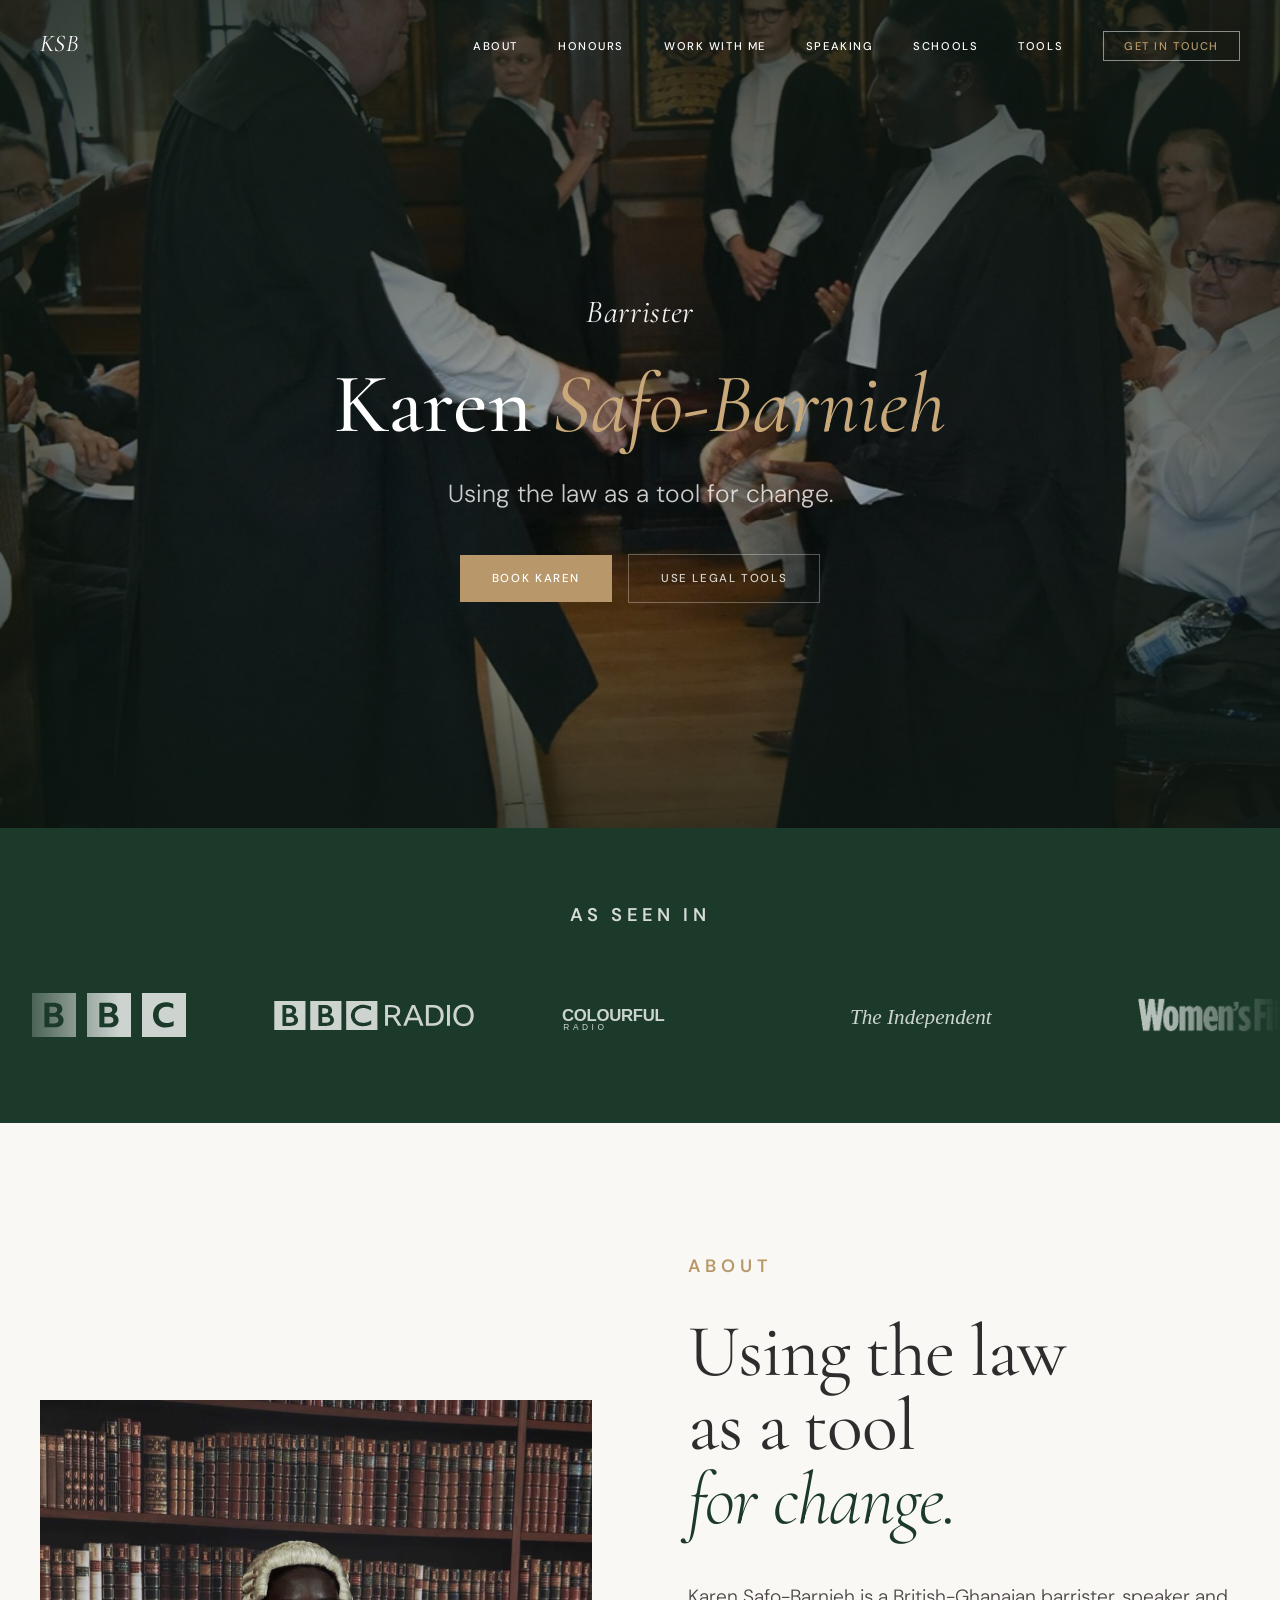
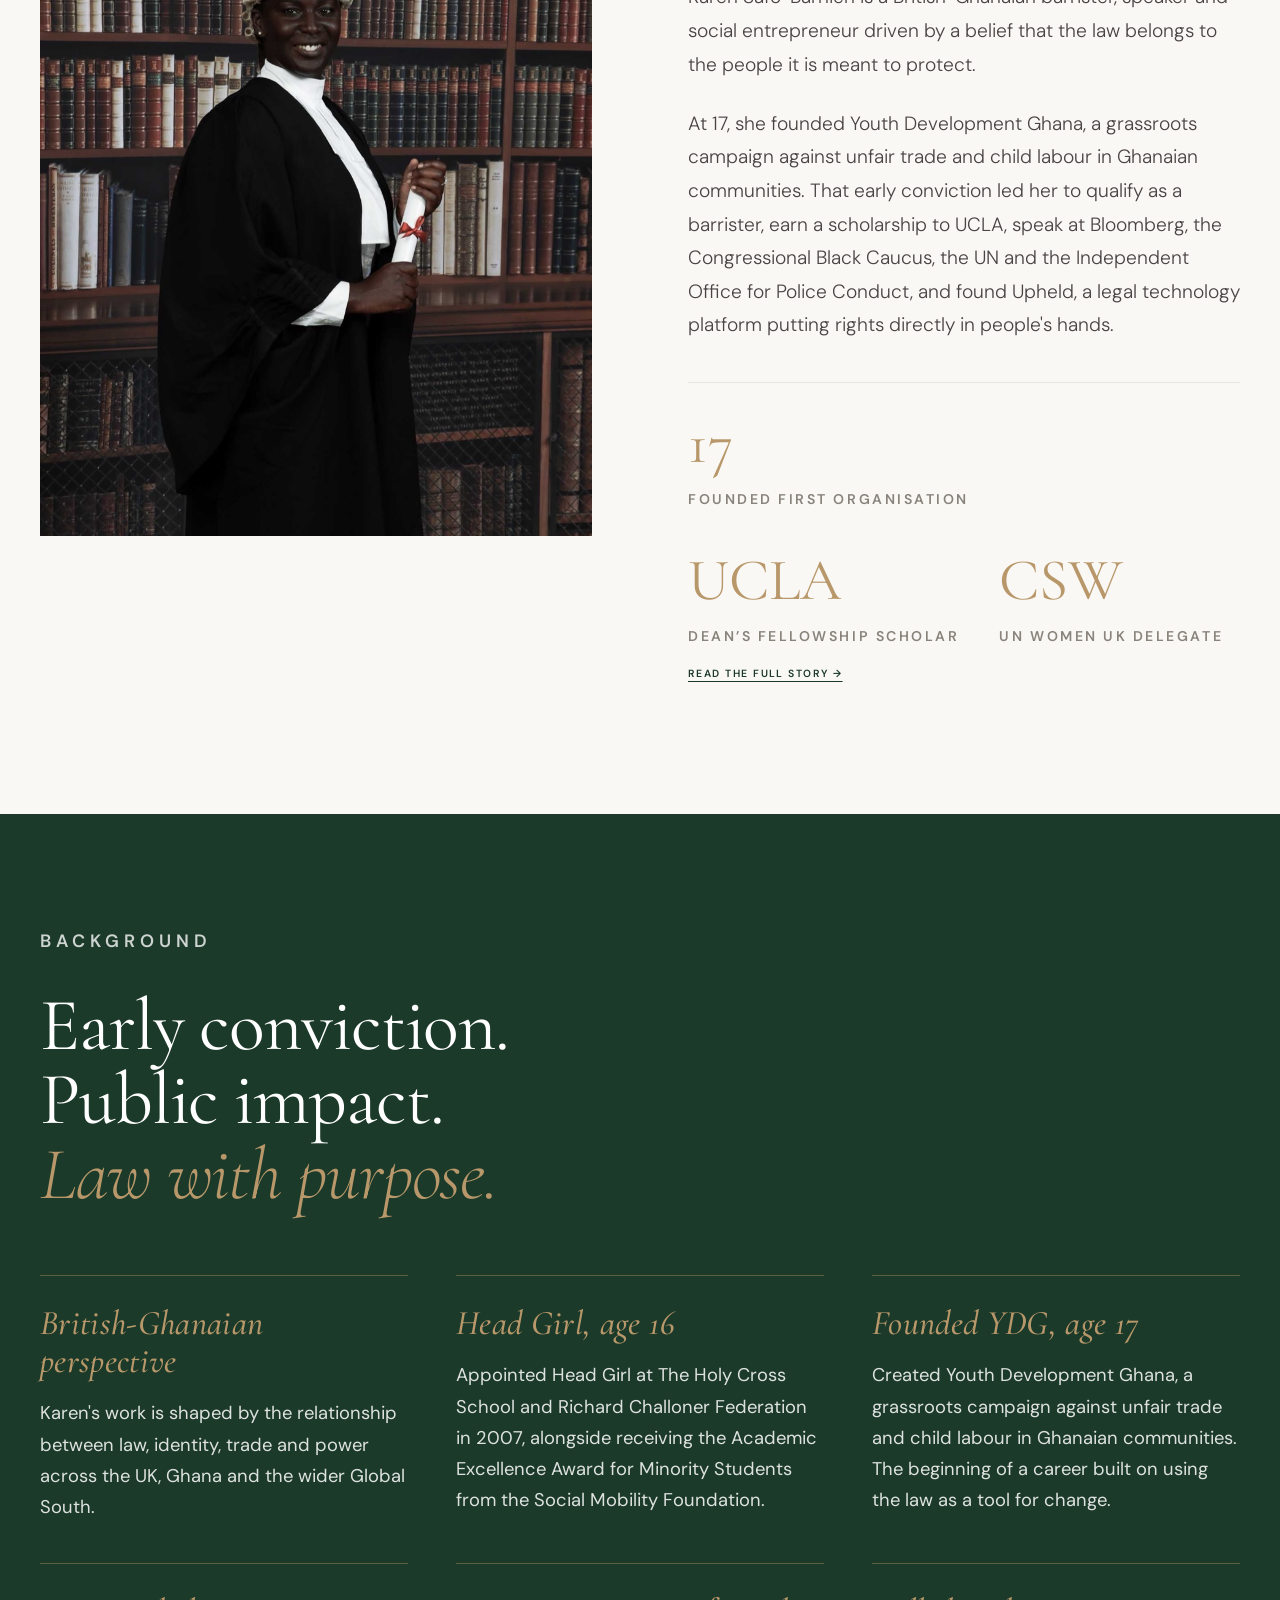
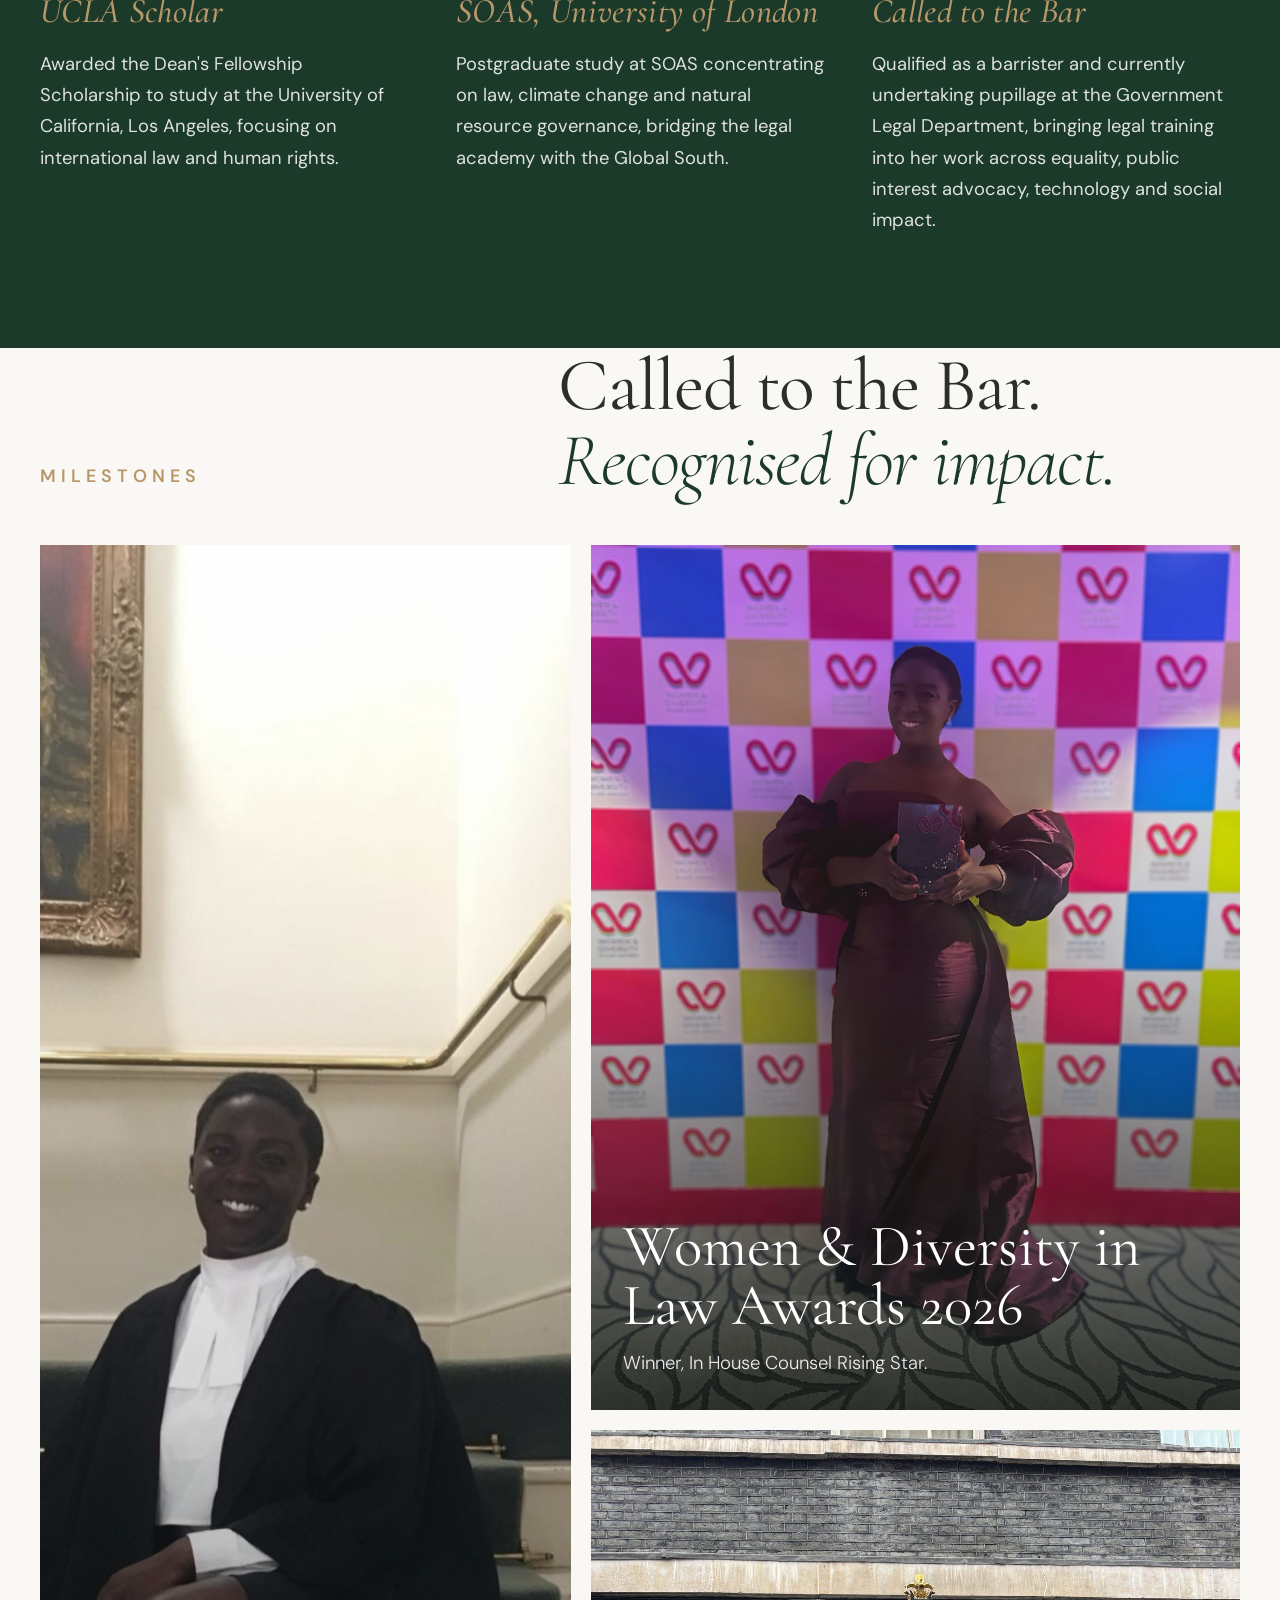
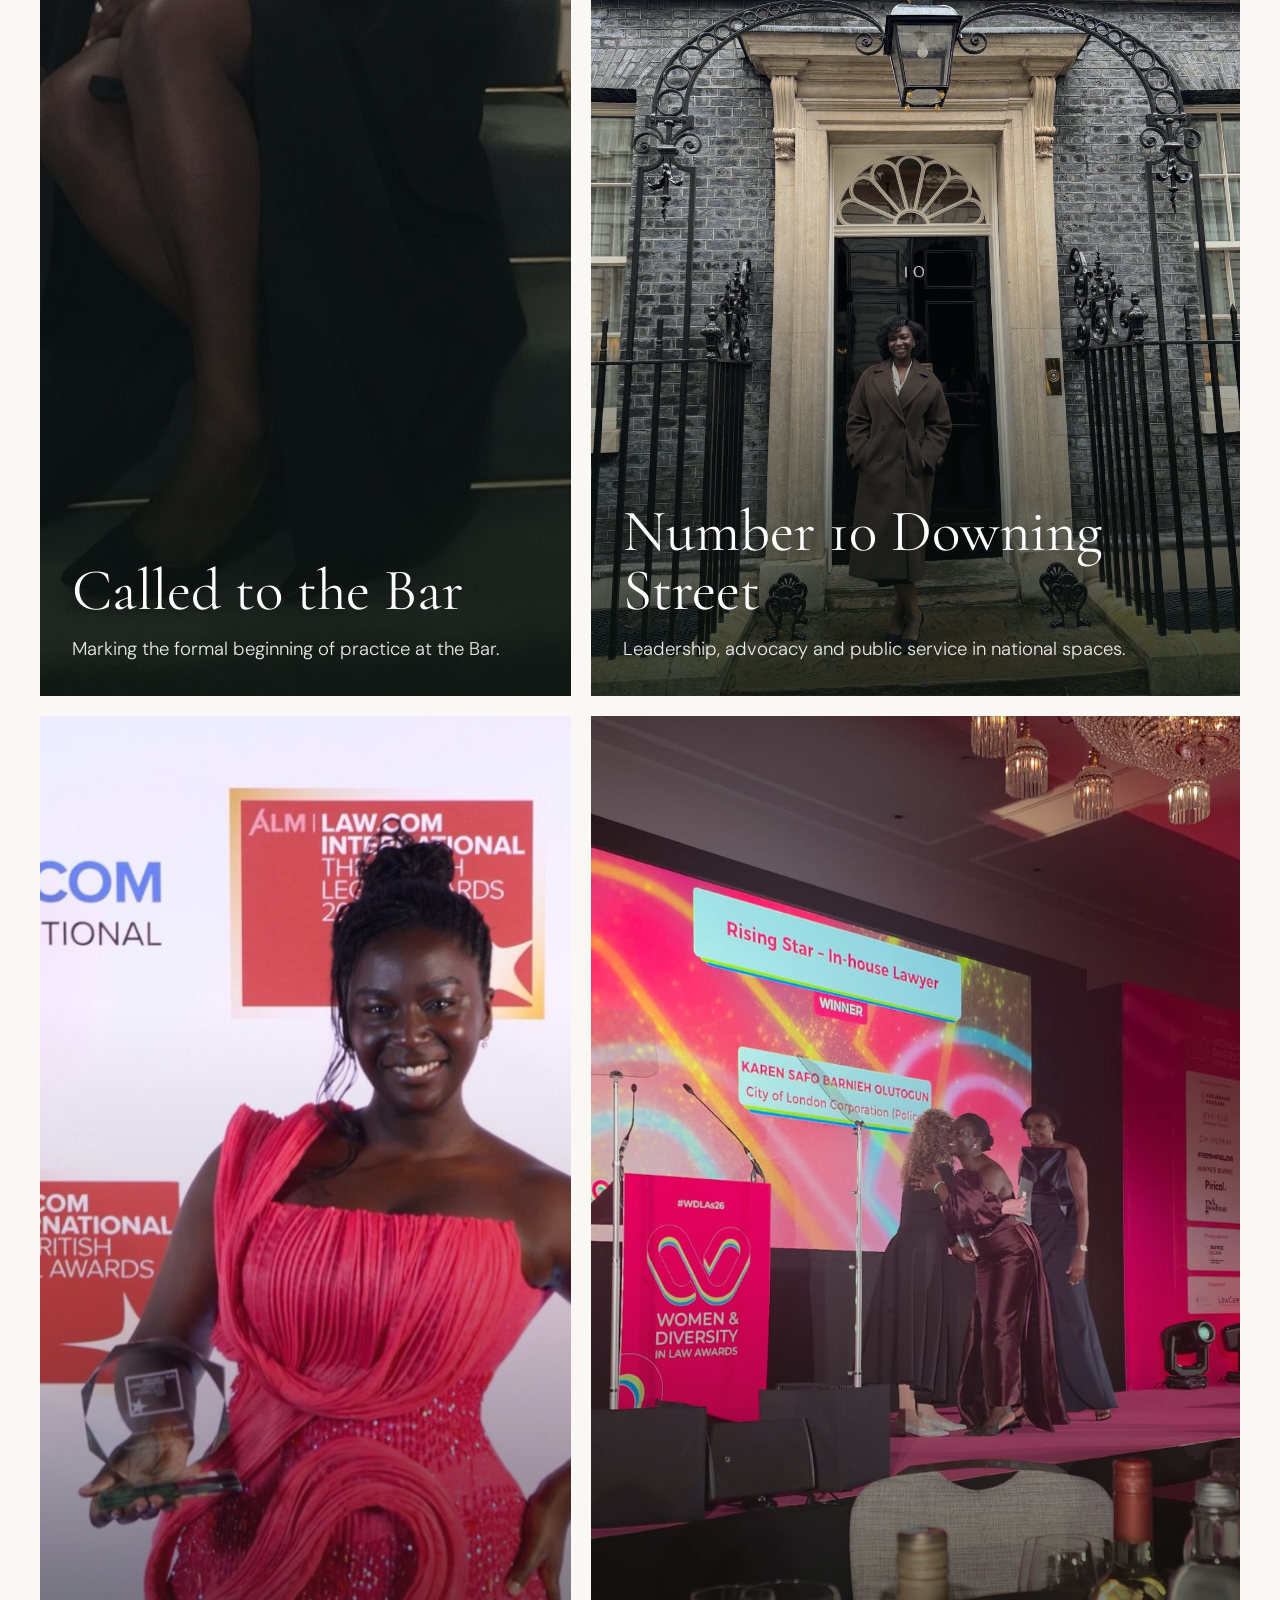
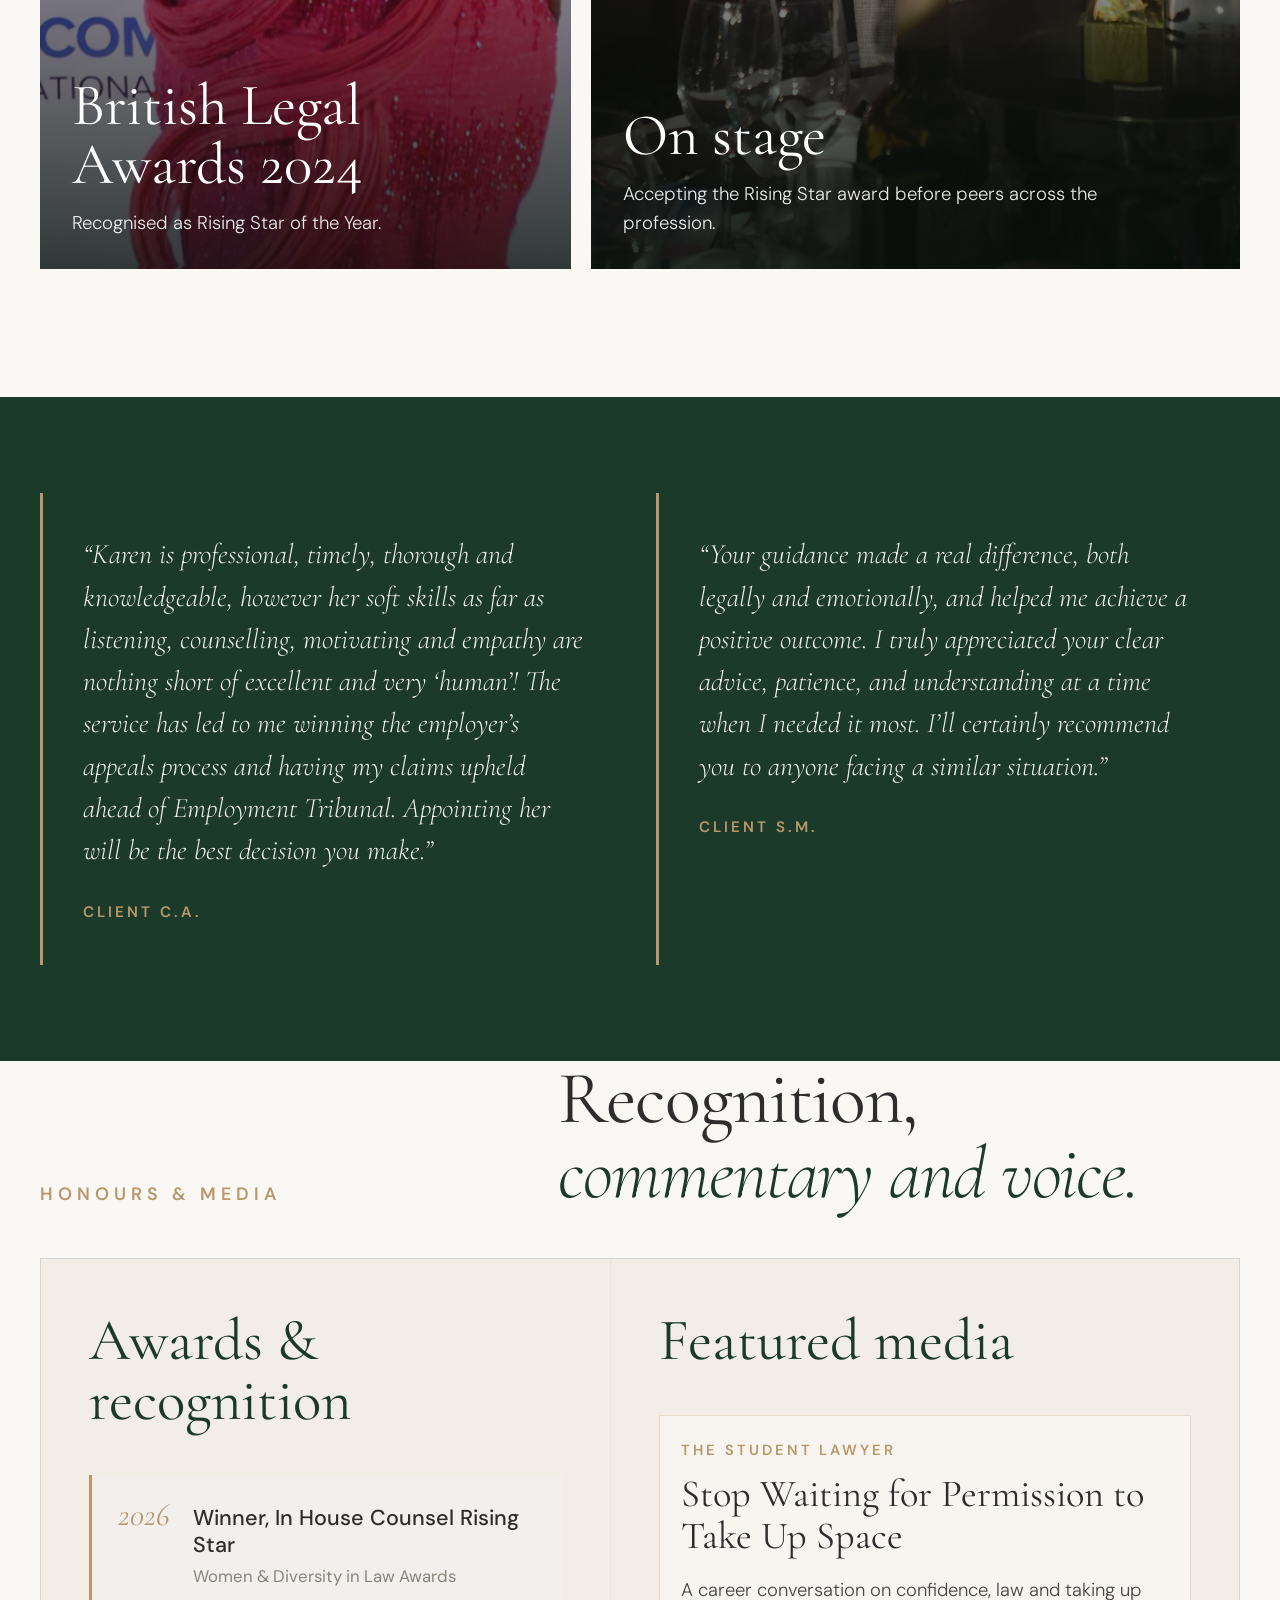
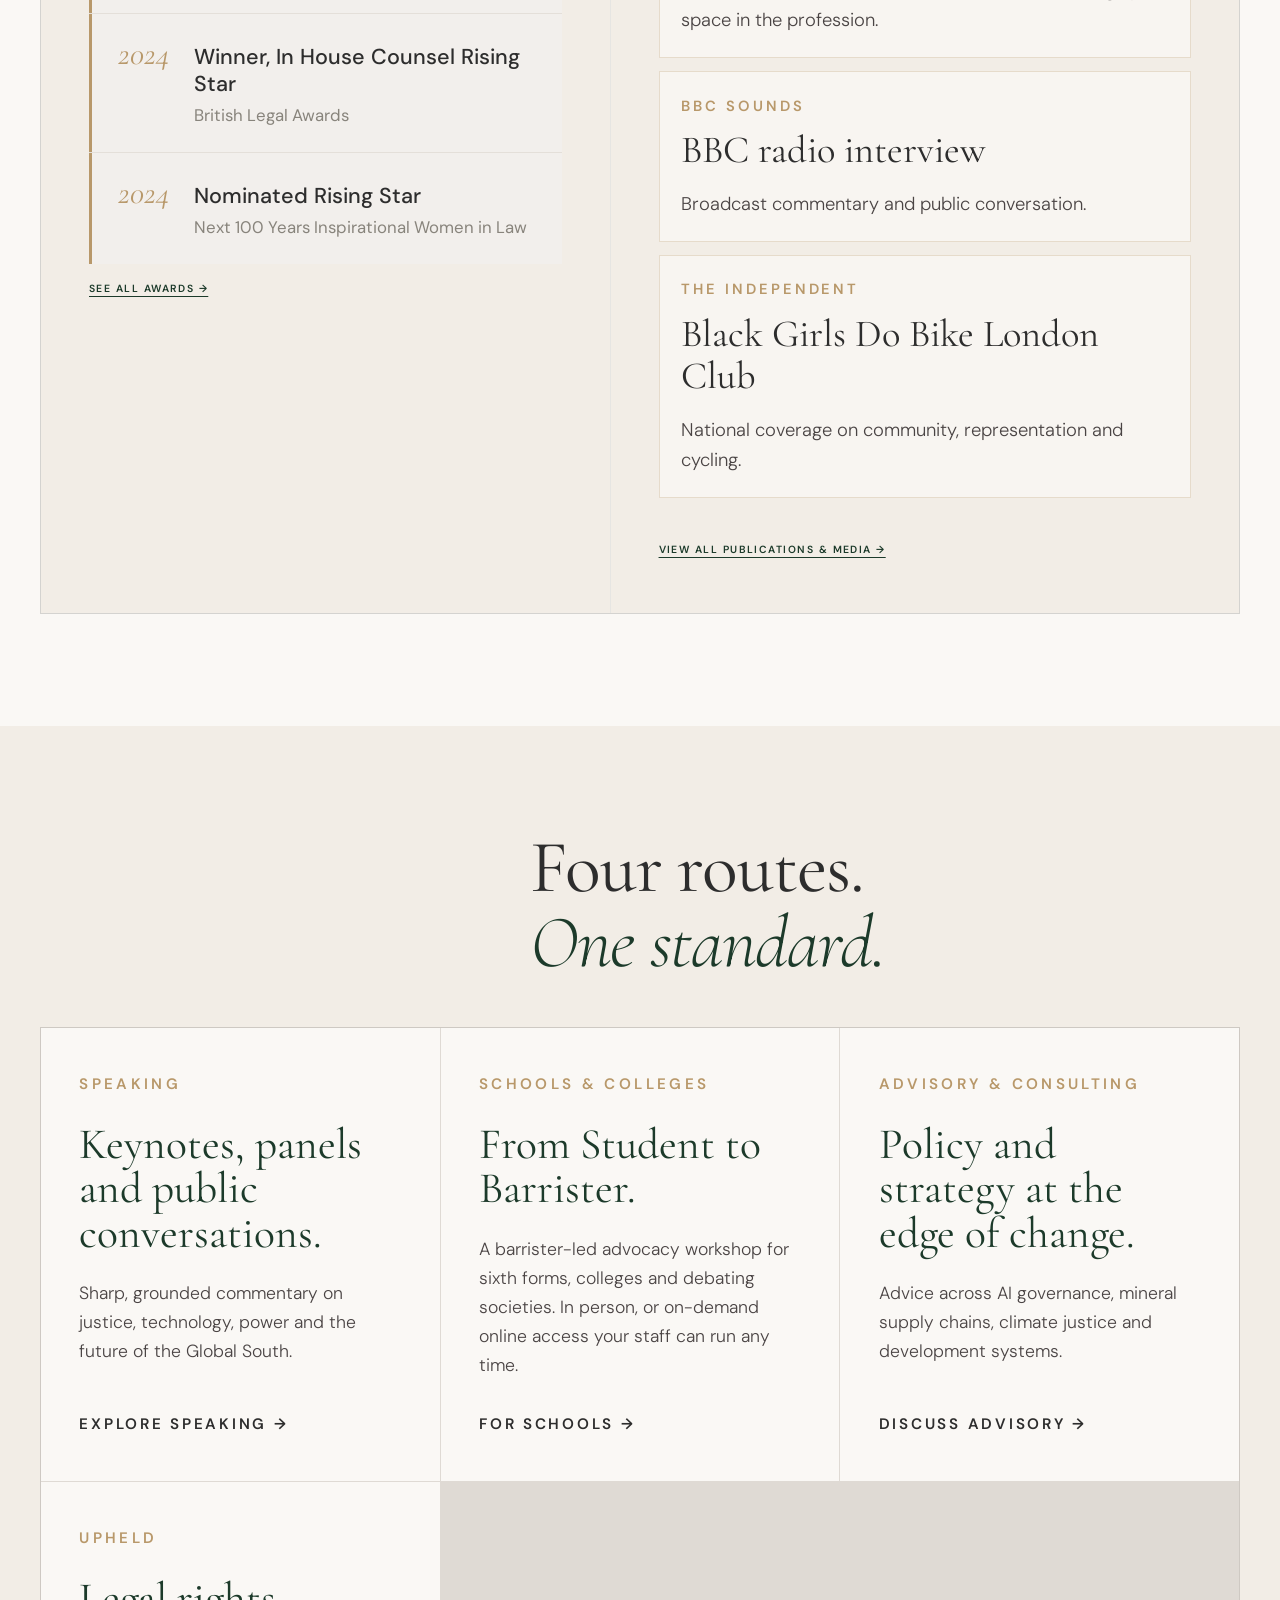
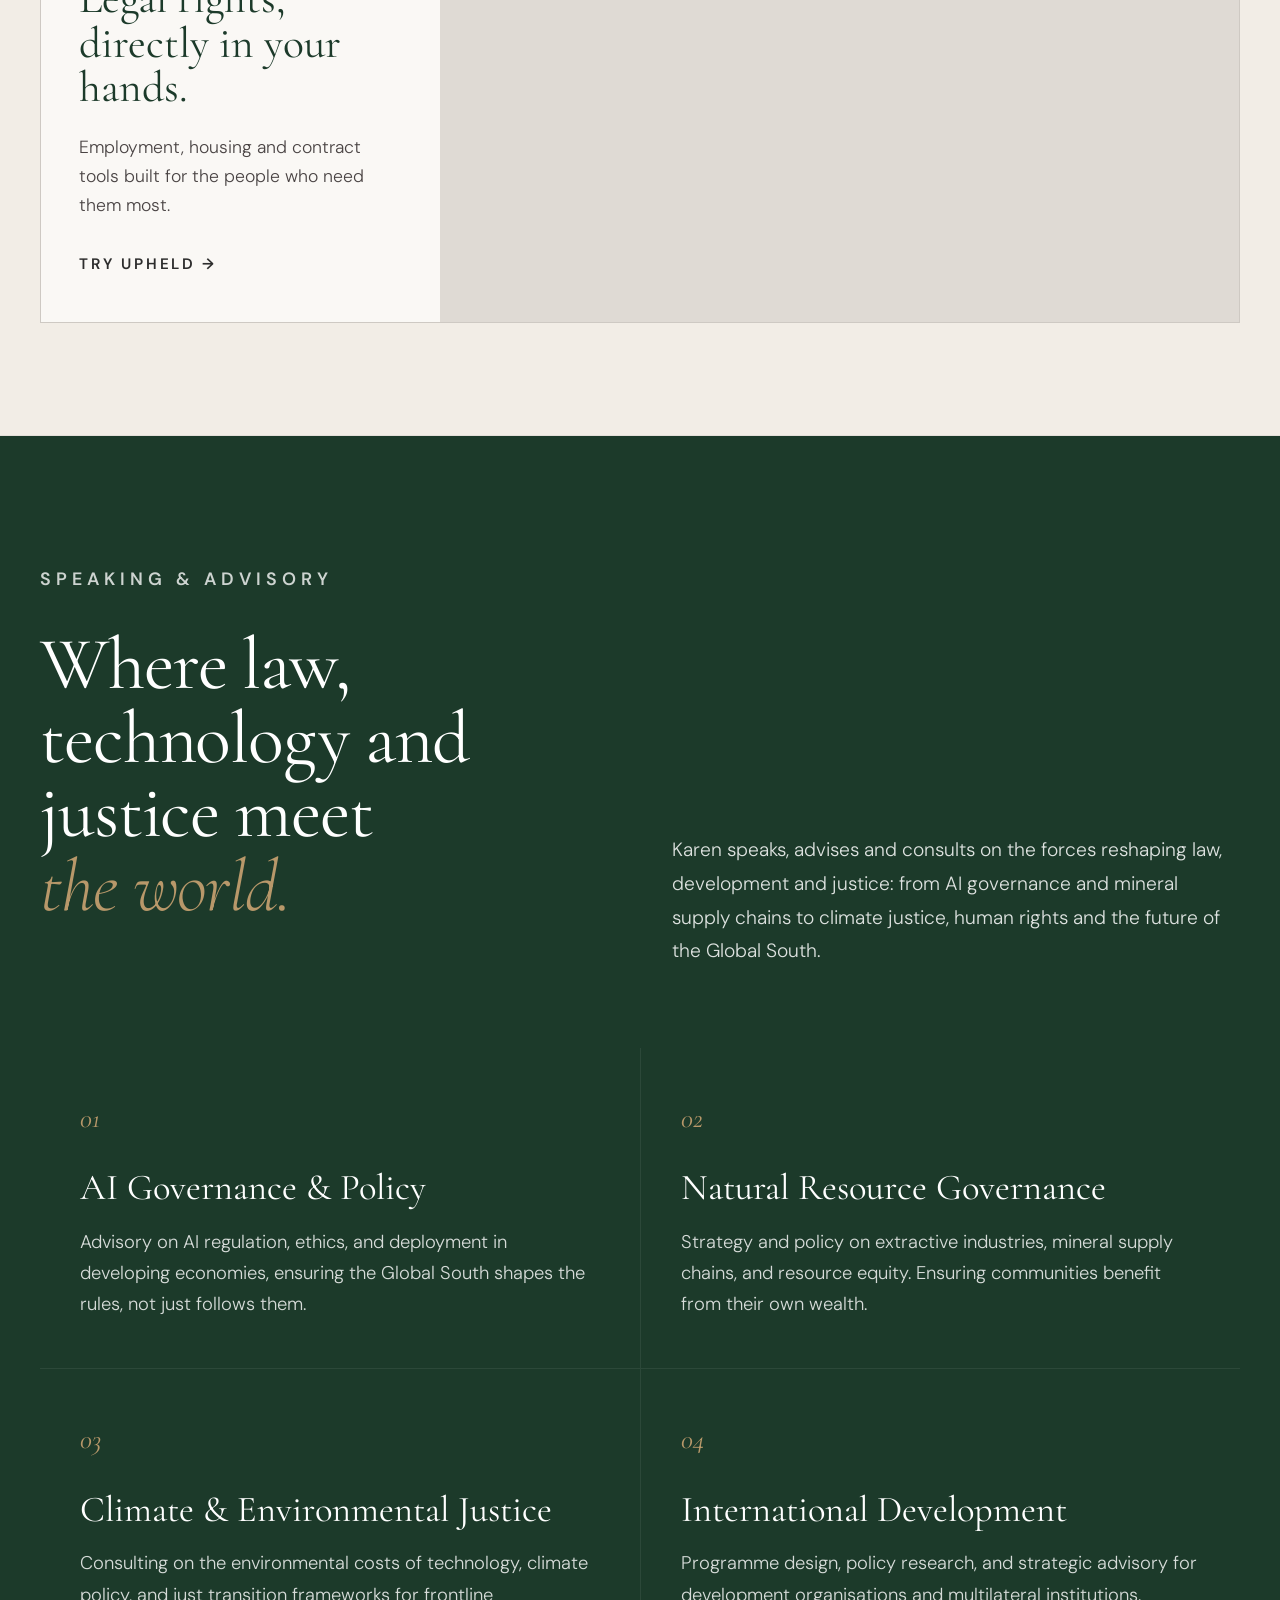
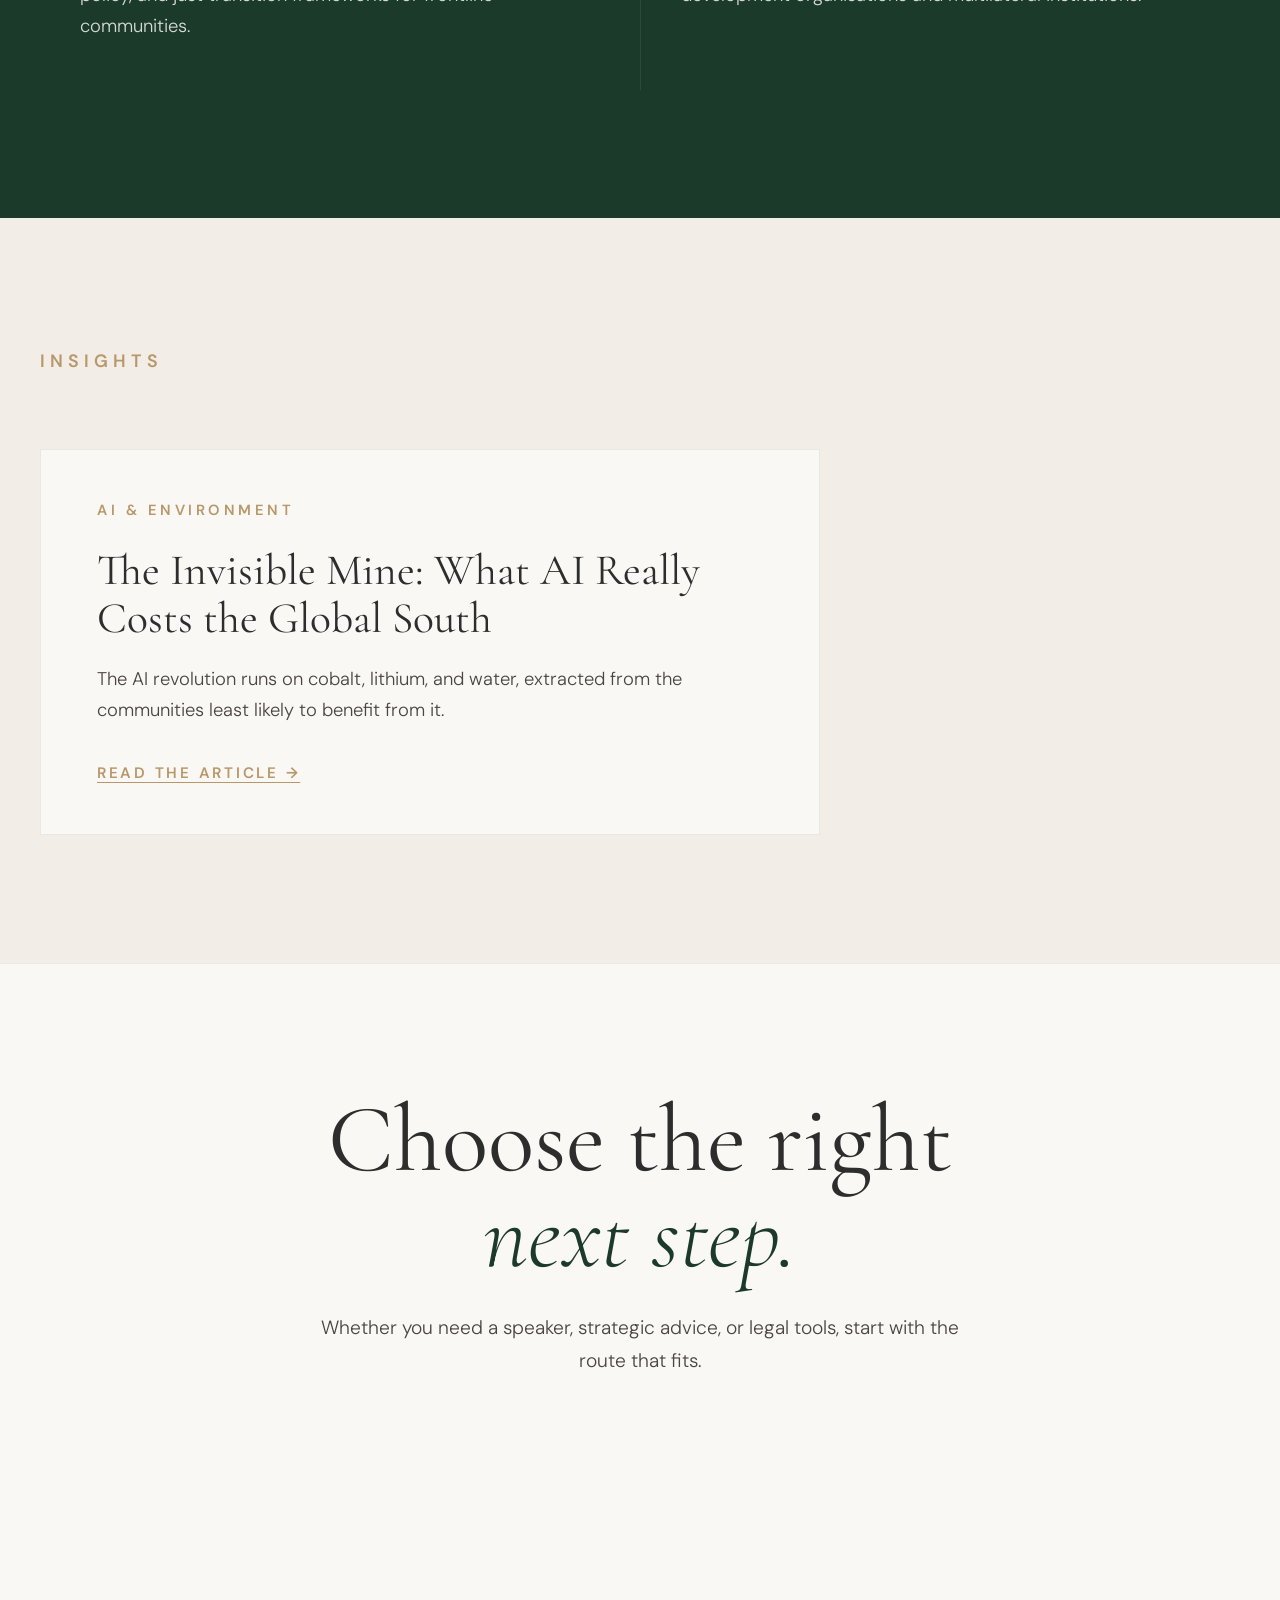
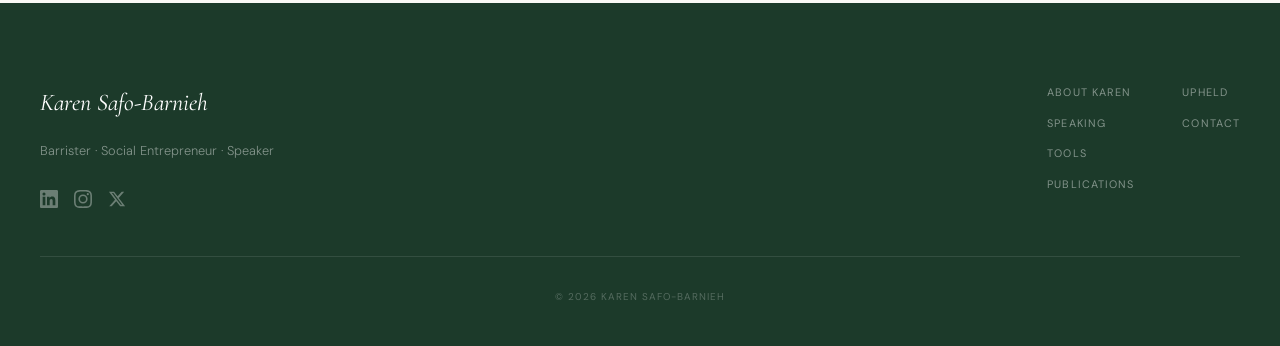
<file: index.html>
<!DOCTYPE html>
<html lang="en">
<head>
    <meta charset="UTF-8">
    <meta name="viewport" content="width=device-width, initial-scale=1.0">
    <title>Karen Safo-Barnieh — Barrister, Social Entrepreneur &amp; Speaker</title>
    <meta name="description" content="Karen Safo-Barnieh (Karen Safo) is a UK-based barrister, speaker and social entrepreneur working across law, human rights, technology, governance and international development. Founder of Upheld.">
    <meta name="keywords" content="Karen Safo-Barnieh, Karen Safo, Karen Safo Barnieh, Karen Barnieh, Karen Safo-Barnieh Olutogun, barrister, speaker, social entrepreneur, human rights advocate, employment law, housing disrepair, Upheld, UK barrister">
    <meta property="og:type" content="website">
    <meta property="og:title" content="Karen Safo-Barnieh — Barrister, Social Entrepreneur &amp; Speaker">
    <meta property="og:description" content="Barrister, speaker and founder of Upheld. Working across law, human rights, technology and global development.">
    <meta property="og:image" content="https://karensafo.com/og-image.png">
    <meta property="og:url" content="https://karensafo.com">
    <meta property="og:site_name" content="Karen Safo-Barnieh">
    <meta property="og:locale" content="en_GB">
    <meta name="twitter:card" content="summary_large_image">
    <meta name="twitter:title" content="Karen Safo-Barnieh — Barrister, Social Entrepreneur &amp; Speaker">
    <meta name="twitter:description" content="Barrister, speaker and founder of Upheld. Using the law as a tool for change.">
    <meta name="twitter:image" content="https://karensafo.com/og-image.png">
    <meta name="twitter:site" content="@KarenSafo">
    <meta name="twitter:creator" content="@KarenSafo">
    <meta name="robots" content="index, follow">
    <link rel="canonical" href="https://karensafo.com/">
    <meta name="google-site-verification" content="Un0dmISVzgKZt3_MAw0NFcnhSGLqhx4m6o5SgZ92gAA" />
    <link rel="preconnect" href="https://fonts.googleapis.com">
    <link rel="preconnect" href="https://fonts.gstatic.com" crossorigin>
    <link href="https://fonts.googleapis.com/css2?family=Cormorant+Garamond:ital,wght@0,300;0,400;0,500;1,300;1,400;1,500&family=DM+Sans:opsz,wght@9..40,300;9..40,400;9..40,500&display=swap" rel="stylesheet">
    <link rel="stylesheet" href="styles.css?v=20260526d">
    <script type="application/ld+json">
    {
        "@context": "https://schema.org",
        "@type": "Person",
        "name": "Karen Safo-Barnieh",
        "alternateName": ["Karen Safo", "Karen Safo Barnieh", "Karen Safo-Barnieh Olutogun", "Karen Barnieh"],
        "givenName": "Karen",
        "familyName": "Safo-Barnieh",
        "jobTitle": "Barrister, Social Entrepreneur and Speaker",
        "description": "Barrister, speaker, human rights advocate and founder of Upheld, working across law, technology, governance and international development.",
        "url": "https://karensafo.com",
        "image": "https://karensafo.com/og-image.png",
        "email": "legal@karensafo.com",
        "sameAs": [
            "https://www.linkedin.com/in/karen-s-34283646/",
            "https://www.instagram.com/iamkarensafo/",
            "https://x.com/KarenSafo",
            "https://medium.com/@karensafobarnieh",
            "https://thestudentlawyer.com/2025/03/03/stop-waiting-for-permission-to-take-up-space-a-conversation-with-karen-safo-barnieh-olutogun/",
            "https://www.bbc.co.uk/sounds/play/p0m4yv3p",
            "https://www.bbc.co.uk/news/av/uk-58120398",
            "https://www.independent.co.uk/life-style/black-girls-do-bike-london-club-b1899497.html",
            "https://www.barcouncil.org.uk/resource/guest-blog-karen-safo-on-making-the-bar-more-inclusive.html",
            "https://www.barcouncil.org.uk/resource/black-history-month-blog-it-is-about-inclusion-and-belonging.html",
            "https://byp.network/dealing-with-unconscious-bias-karen-safo-barnieh/",
            "https://diversity-matters.org.uk/lcc/karen-safo-barnieh/",
            "https://www.mystorymagazine.com/motivational-monday-i-wanted-to-use-the-law-as-a-tool-for-change-and-i-knew-that-the-only-way-to-do-it-was-to-qualify-as-a-barrister-barrister-karen-safo-barnieh/"
        ],
        "knowsAbout": ["Employment Law", "Housing Disrepair", "Human Rights", "International Development", "AI Governance", "Natural Resource Governance", "Climate Justice"],
        "nationality": { "@type": "Country", "name": "Ghana" },
        "workLocation": { "@type": "Place", "address": { "@type": "PostalAddress", "addressCountry": "GB", "addressLocality": "London" } },
        "alumniOf": [
            { "@type": "EducationalOrganization", "name": "University of California, Los Angeles (UCLA)" }
        ],
        "award": ["Winner, In House Counsel Rising Star - Women & Diversity in Law Awards (2026)", "Winner, In House Counsel Rising Star - British Legal Awards (2024)", "Nominated Rising Star - Next 100 Years Inspirational Women in Law Awards (2024)", "High Commendation, Deal Team - City of London Police (2024)", "30 Under 30 Future of Ghana Leader (2018)", "Britain's Future Leaders - Top 100 (2017)", "Dean's Fellowship Award - UCLA (2012)", "Academic Excellence Award - Social Mobility Foundation (2007)"],
        "founder": [
            { "@type": "Organization", "name": "Youth Development Ghana" },
            { "@type": "Organization", "name": "Upheld", "url": "https://upheld.co.uk" }
        ],
        "worksFor": { "@type": "Organization", "name": "Government Legal Department" }
    }
    </script>
    <script type="application/ld+json">
    {
        "@context": "https://schema.org",
        "@type": "WebSite",
        "name": "Karen Safo-Barnieh",
        "alternateName": ["Karen Safo", "Karen Safo Barnieh"],
        "url": "https://karensafo.com"
    }
    </script>
</head>
<body class="home-page">

    <div class="intro-loader" id="introLoader" aria-hidden="true">
        <div class="intro-content">
            <div class="intro-mark">KSB</div>
            <div class="intro-subtitle">Barrister &bull; Social Entrepreneur &bull; Speaker</div>
        </div>
    </div>

    <nav class="nav" id="nav">
        <div class="nav-inner">
            <a href="/" class="nav-logo">KSB</a>
            <button class="nav-toggle" id="navToggle" aria-label="Toggle menu">
                <span></span><span></span>
            </button>
            <ul class="nav-links" id="navLinks">
                <li><a href="#about">About</a></li>
                <li><a href="#honours">Honours</a></li>
                <li><a href="#work-with-me">Work With Me</a></li>
                <li><a href="/speaking.html">Speaking</a></li>
                <li><a href="/schools.html">Schools</a></li>
                <li><a href="/tools.html">Tools</a></li>
                <li><a href="mailto:legal@karensafo.com" class="nav-cta">Get in touch</a></li>
            </ul>
        </div>
    </nav>

    <!-- Hero -->
    <section class="hero" id="home">
        <div class="hero-image" aria-hidden="true">
            <img src="call-to-bar-bio.jpg" alt="">
        </div>
        <div class="hero-overlay" aria-hidden="true"></div>
        <div class="hero-text">
            <div class="hero-label reveal">
                <div class="hero-rotate">
                    <span>Barrister</span>
                    <span>Social Entrepreneur</span>
                    <span>Speaker</span>
                </div>
            </div>
            <h1 class="hero-name reveal">
                Karen <em>Safo-Barnieh</em>
            </h1>
            <p class="hero-tagline reveal">Using the law as a tool for change.</p>
            <div class="hero-actions reveal">
                <a href="/speaking.html" class="btn btn-accent">Book Karen</a>
                <a href="https://upheld.co.uk" class="btn btn-outline-light" target="_blank" rel="noopener">Use legal tools</a>
            </div>
        </div>
    </section>

    <!-- Press -->
    <section class="press">
        <div class="container">
            <p class="press-label">As seen in</p>
        </div>
        <div class="press-marquee">
            <div class="press-track">
                <img src="logos/bbc.svg" alt="BBC" class="press-logo-img">
                <img src="logos/bbc-radio.svg" alt="BBC Radio" class="press-logo-img">
                <img src="logos/colourful-radio.svg" alt="Colourful Radio" class="press-logo-img">
                <img src="logos/independent.svg" alt="The Independent" class="press-logo-img">
                <img src="logos/womens-fitness.png" alt="Women's Fitness" class="press-logo-img">
                <img src="logos/british-legal-awards.png" alt="British Legal Awards" class="press-logo-img">
                <img src="logos/un-women.png" alt="UN Women" class="press-logo-img">
                <img src="logos/congressional-black-caucus.svg" alt="Congressional Black Caucus" class="press-logo-img">
                <!-- Duplicate set for seamless loop -->
                <img src="logos/bbc.svg" alt="" aria-hidden="true" class="press-logo-img">
                <img src="logos/bbc-radio.svg" alt="" aria-hidden="true" class="press-logo-img">
                <img src="logos/colourful-radio.svg" alt="" aria-hidden="true" class="press-logo-img">
                <img src="logos/independent.svg" alt="" aria-hidden="true" class="press-logo-img">
                <img src="logos/womens-fitness.png" alt="" aria-hidden="true" class="press-logo-img">
                <img src="logos/british-legal-awards.png" alt="" aria-hidden="true" class="press-logo-img">
                <img src="logos/un-women.png" alt="" aria-hidden="true" class="press-logo-img">
                <img src="logos/congressional-black-caucus.svg" alt="" aria-hidden="true" class="press-logo-img">
            </div>
        </div>
    </section>

    <!-- About -->
    <section class="about" id="about">
        <div class="container">
            <div class="about-grid">
                <div class="about-image reveal">
                    <img src="about.jpeg" alt="Karen Safo-Barnieh" loading="lazy">
                </div>
                <div class="about-text">
                    <span class="section-label reveal">About</span>
                    <h2 class="section-heading reveal">
                        Using the law<br>as a tool<br><em>for change.</em>
                    </h2>
                    <p class="body-text reveal">Karen Safo-Barnieh is a British-Ghanaian barrister, speaker and social entrepreneur driven by a belief that the law belongs to the people it is meant to protect.</p>
                    <p class="body-text reveal">At 17, she founded Youth Development Ghana, a grassroots campaign against unfair trade and child labour in Ghanaian communities. That early conviction led her to qualify as a barrister, earn a scholarship to UCLA, speak at Bloomberg, the Congressional Black Caucus, the UN and the Independent Office for Police Conduct, and found <a href="https://upheld.co.uk" target="_blank" rel="noopener">Upheld</a>, a legal technology platform putting rights directly in people's hands.</p>
                    <div class="accolades reveal">
                        <div class="accolade">
                            <span class="accolade-number" data-count="17">17</span>
                            <span class="accolade-label">Founded first organisation</span>
                        </div>
                        <div class="accolade">
                            <span class="accolade-text">UCLA</span>
                            <span class="accolade-label">Dean&rsquo;s Fellowship Scholar</span>
                        </div>
                        <div class="accolade">
                            <span class="accolade-text">CSW</span>
                            <span class="accolade-label">UN Women UK Delegate</span>
                        </div>
                    </div>
                    <a href="/about.html" class="section-link">Read the full story &rarr;</a>
                </div>
            </div>
        </div>
    </section>

    <!-- Background -->
    <section class="background" id="background">
        <div class="container">
            <div class="background-header">
                <span class="section-label light reveal">Background</span>
                <h2 class="section-heading light reveal">Early conviction.<br>Public impact.<br><em>Law with purpose.</em></h2>
            </div>
            <div class="background-grid">
                <div class="background-item reveal">
                    <span class="background-marker">British-Ghanaian perspective</span>
                    <p>Karen's work is shaped by the relationship between law, identity, trade and power across the UK, Ghana and the wider Global South.</p>
                </div>
                <div class="background-item reveal">
                    <span class="background-marker">Head Girl, age 16</span>
                    <p>Appointed Head Girl at The Holy Cross School and Richard Challoner Federation in 2007, alongside receiving the Academic Excellence Award for Minority Students from the Social Mobility Foundation.</p>
                </div>
                <div class="background-item reveal">
                    <span class="background-marker">Founded YDG, age 17</span>
                    <p>Created Youth Development Ghana, a grassroots campaign against unfair trade and child labour in Ghanaian communities. The beginning of a career built on using the law as a tool for change.</p>
                </div>
                <div class="background-item reveal">
                    <span class="background-marker">UCLA Scholar</span>
                    <p>Awarded the Dean's Fellowship Scholarship to study at the University of California, Los Angeles, focusing on international law and human rights.</p>
                </div>
                <div class="background-item reveal">
                    <span class="background-marker">SOAS, University of London</span>
                    <p>Postgraduate study at SOAS concentrating on law, climate change and natural resource governance, bridging the legal academy with the Global South.</p>
                </div>
                <div class="background-item reveal">
                    <span class="background-marker">Called to the Bar</span>
                    <p>Qualified as a barrister and currently undertaking pupillage at the Government Legal Department, bringing legal training into her work across equality, public interest advocacy, technology and social impact.</p>
                </div>
            </div>
        </div>
    </section>

    <!-- Milestones -->
    <section class="milestones">
        <div class="container">
            <div class="milestones-header">
                <span class="section-label reveal">Milestones</span>
                <h2 class="section-heading reveal">
                    Called to the Bar.<br><em>Recognised for impact.</em>
                </h2>
            </div>
            <div class="milestone-grid">
                <figure class="milestone-card milestone-card-tall reveal">
                    <img src="call-to-bar-stairs.jpg" alt="Karen Safo-Barnieh seated in barrister dress after being called to the Bar" loading="lazy">
                    <figcaption>
                        <span>Called to the Bar</span>
                        <p>Marking the formal beginning of practice at the Bar.</p>
                    </figcaption>
                </figure>
                <figure class="milestone-card reveal">
                    <img src="awards-wdla-2026.jpg" alt="Karen Safo-Barnieh holding her Women and Diversity in Law Awards 2026 Rising Star trophy" loading="lazy" style="object-position: center top;">
                    <figcaption>
                        <span>Women &amp; Diversity in Law Awards 2026</span>
                        <p>Winner, In House Counsel Rising Star.</p>
                    </figcaption>
                </figure>
                <figure class="milestone-card reveal">
                    <img src="downing-street.jpeg" alt="Karen Safo-Barnieh outside Number 10 Downing Street" loading="lazy">
                    <figcaption>
                        <span>Number 10 Downing Street</span>
                        <p>Leadership, advocacy and public service in national spaces.</p>
                    </figcaption>
                </figure>
                <figure class="milestone-card reveal">
                    <img src="awards.jpeg" alt="Karen Safo-Barnieh holding her British Legal Awards 2024 Rising Star award" loading="lazy">
                    <figcaption>
                        <span>British Legal Awards 2024</span>
                        <p>Recognised as Rising Star of the Year.</p>
                    </figcaption>
                </figure>
                <figure class="milestone-card reveal">
                    <img src="awards-wdla-2026-stage.jpg" alt="Karen Safo-Barnieh accepting the Rising Star award on stage at the Women and Diversity in Law Awards 2026" loading="lazy">
                    <figcaption>
                        <span>On stage</span>
                        <p>Accepting the Rising Star award before peers across the profession.</p>
                    </figcaption>
                </figure>
            </div>
        </div>
    </section>

    <!-- Testimonials -->
    <section class="home-testimonials">
        <div class="container">
            <div class="home-testimonials-grid">
                <blockquote class="home-quote reveal">
                    <p>&ldquo;Karen is professional, timely, thorough and knowledgeable, however her soft skills as far as listening, counselling, motivating and empathy are nothing short of excellent and very &lsquo;human&rsquo;! The service has led to me winning the employer&rsquo;s appeals process and having my claims upheld ahead of Employment Tribunal. Appointing her will be the best decision you make.&rdquo;</p>
                    <cite>Client C.A.</cite>
                </blockquote>
                <blockquote class="home-quote reveal">
                    <p>&ldquo;Your guidance made a real difference, both legally and emotionally, and helped me achieve a positive outcome. I truly appreciated your clear advice, patience, and understanding at a time when I needed it most. I&rsquo;ll certainly recommend you to anyone facing a similar situation.&rdquo;</p>
                    <cite>Client S.M.</cite>
                </blockquote>
            </div>
        </div>
    </section>

    <!-- Honours & Media -->
    <section class="honours" id="honours">
        <div class="container">
            <div class="honours-header">
                <span class="section-label reveal">Honours &amp; media</span>
                <h2 class="section-heading reveal">
                    Recognition,<br><em>commentary and voice.</em>
                </h2>
            </div>
            <div class="honours-layout">
                <div class="awards-panel reveal">
                    <h3>Awards &amp; recognition</h3>
                    <div class="awards-grid">
                        <div class="award-tile award-tile-featured">
                            <span class="award-year">2026</span>
                            <strong>Winner, In House Counsel Rising Star</strong>
                            <span class="award-org">Women &amp; Diversity in Law Awards</span>
                        </div>
                        <div class="award-tile award-tile-featured">
                            <span class="award-year">2024</span>
                            <strong>Winner, In House Counsel Rising Star</strong>
                            <span class="award-org">British Legal Awards</span>
                        </div>
                        <div class="award-tile award-tile-featured">
                            <span class="award-year">2024</span>
                            <strong>Nominated Rising Star</strong>
                            <span class="award-org">Next 100 Years Inspirational Women in Law</span>
                        </div>
                    </div>
                    <a href="/about.html#awards" class="section-link">See all awards &rarr;</a>
                </div>
                <div class="media-panel reveal">
                    <h3>Featured media</h3>
                    <div class="featured-media">
                        <a class="featured-media-card" href="https://thestudentlawyer.com/2025/03/03/stop-waiting-for-permission-to-take-up-space-a-conversation-with-karen-safo-barnieh-olutogun/" target="_blank" rel="noopener">
                            <span>The Student Lawyer</span>
                            <strong>Stop Waiting for Permission to Take Up Space</strong>
                            <p>A career conversation on confidence, law and taking up space in the profession.</p>
                        </a>
                        <a class="featured-media-card" href="https://www.bbc.co.uk/sounds/play/p0m4yv3p" target="_blank" rel="noopener">
                            <span>BBC Sounds</span>
                            <strong>BBC radio interview</strong>
                            <p>Broadcast commentary and public conversation.</p>
                        </a>
                        <a class="featured-media-card" href="https://www.independent.co.uk/life-style/black-girls-do-bike-london-club-b1899497.html" target="_blank" rel="noopener">
                            <span>The Independent</span>
                            <strong>Black Girls Do Bike London Club</strong>
                            <p>National coverage on community, representation and cycling.</p>
                        </a>
                    </div>
                    <a href="/publications.html" class="section-link">View all publications &amp; media &rarr;</a>
                </div>
            </div>
        </div>
    </section>

    <!-- Work With Me -->
    <section class="work-with-me" id="work-with-me">
        <div class="container">
            <div class="work-header">
                <span class="section-label reveal">Work with Karen</span>
                <h2 class="section-heading reveal">
                    Four routes.<br><em>One standard.</em>
                </h2>
            </div>
            <div class="work-grid">
                <a href="/speaking.html" class="work-card reveal">
                    <span class="work-card-kicker">Speaking</span>
                    <h3>Keynotes, panels and public conversations.</h3>
                    <p>Sharp, grounded commentary on justice, technology, power and the future of the Global South.</p>
                    <span class="work-card-link">Explore speaking &rarr;</span>
                </a>
                <a href="/schools.html" class="work-card reveal">
                    <span class="work-card-kicker">Schools &amp; colleges</span>
                    <h3>From Student to Barrister.</h3>
                    <p>A barrister-led advocacy workshop for sixth forms, colleges and debating societies. In person, or on-demand online access your staff can run any time.</p>
                    <span class="work-card-link">For schools &rarr;</span>
                </a>
                <a href="/speaking.html#advisory" class="work-card reveal">
                    <span class="work-card-kicker">Advisory &amp; consulting</span>
                    <h3>Policy and strategy at the edge of change.</h3>
                    <p>Advice across AI governance, mineral supply chains, climate justice and development systems.</p>
                    <span class="work-card-link">Discuss advisory &rarr;</span>
                </a>
                <a href="https://upheld.co.uk" class="work-card reveal" target="_blank" rel="noopener">
                    <span class="work-card-kicker">Upheld</span>
                    <h3>Legal rights, directly in your hands.</h3>
                    <p>Employment, housing and contract tools built for the people who need them most.</p>
                    <span class="work-card-link">Try Upheld &rarr;</span>
                </a>
            </div>
        </div>
    </section>

    <!-- Advisory -->
    <section class="advisory" id="advisory">
        <div class="container">
            <div class="advisory-header">
                <div>
                    <span class="section-label light reveal">Speaking &amp; advisory</span>
                    <h2 class="section-heading light reveal">
                        Where law,<br>technology and<br>justice meet<br><em>the world.</em>
                    </h2>
                </div>
                <p class="advisory-intro reveal">Karen speaks, advises and consults on the forces reshaping law, development and justice: from AI governance and mineral supply chains to climate justice, human rights and the future of the Global South.</p>
            </div>
            <div class="advisory-grid">
                <div class="advisory-card reveal">
                    <span class="advisory-card-number">01</span>
                    <h3>AI Governance &amp; Policy</h3>
                    <p>Advisory on AI regulation, ethics, and deployment in developing economies, ensuring the Global South shapes the rules, not just follows them.</p>
                </div>
                <div class="advisory-card reveal">
                    <span class="advisory-card-number">02</span>
                    <h3>Natural Resource Governance</h3>
                    <p>Strategy and policy on extractive industries, mineral supply chains, and resource equity. Ensuring communities benefit from their own wealth.</p>
                </div>
                <div class="advisory-card reveal">
                    <span class="advisory-card-number">03</span>
                    <h3>Climate &amp; Environmental Justice</h3>
                    <p>Consulting on the environmental costs of technology, climate policy, and just transition frameworks for frontline communities.</p>
                </div>
                <div class="advisory-card reveal">
                    <span class="advisory-card-number">04</span>
                    <h3>International Development</h3>
                    <p>Programme design, policy research, and strategic advisory for development organisations and multilateral institutions.</p>
                </div>
            </div>
        </div>
    </section>

    <!-- Insights -->
    <section class="insights" id="insights">
        <div class="container">
            <div class="insights-header reveal">
                <span class="section-label">Insights</span>
            </div>
            <a href="blog/the-invisible-mine.html" class="article-card reveal">
                <span class="article-tag">AI &amp; Environment</span>
                <h3 class="article-title">The Invisible Mine: What AI Really Costs the Global South</h3>
                <p class="article-excerpt">The AI revolution runs on cobalt, lithium, and water, extracted from the communities least likely to benefit from it.</p>
                <span class="article-read">Read the article &rarr;</span>
            </a>
        </div>
    </section>

    <!-- CTA -->
    <section class="cta">
        <div class="container">
            <h2 class="cta-heading reveal">Choose the right<br><em>next step.</em></h2>
            <p class="cta-text reveal">Whether you need a speaker, strategic advice, or legal tools, start with the route that fits.</p>
            <div class="cta-actions reveal">
                <a href="/speaking.html" class="btn btn-accent">Speaking &amp; advisory</a>
                <a href="https://upheld.co.uk" class="btn btn-outline" target="_blank" rel="noopener">Try Upheld</a>
                <a href="mailto:legal@karensafo.com" class="btn btn-outline">Get in touch</a>
            </div>
        </div>
    </section>

    <!-- Footer -->
    <footer class="footer">
        <div class="container">
            <div class="footer-inner">
                <div class="footer-brand">
                    <a href="/" class="footer-logo">Karen Safo-Barnieh</a>
                    <p class="footer-tagline">Barrister &middot; Social Entrepreneur &middot; Speaker</p>
                    <div class="social-links">
                        <a href="https://www.linkedin.com/in/karen-s-34283646/" target="_blank" rel="noopener" aria-label="LinkedIn">
                            <svg width="18" height="18" viewBox="0 0 24 24" fill="currentColor"><path d="M20.447 20.452h-3.554v-5.569c0-1.328-.027-3.037-1.852-3.037-1.853 0-2.136 1.445-2.136 2.939v5.667H9.351V9h3.414v1.561h.046c.477-.9 1.637-1.85 3.37-1.85 3.601 0 4.267 2.37 4.267 5.455v6.286zM5.337 7.433a2.062 2.062 0 01-2.063-2.065 2.064 2.064 0 112.063 2.065zm1.782 13.019H3.555V9h3.564v11.452zM22.225 0H1.771C.792 0 0 .774 0 1.729v20.542C0 23.227.792 24 1.771 24h20.451C23.2 24 24 23.227 24 22.271V1.729C24 .774 23.2 0 22.222 0h.003z"/></svg>
                        </a>
                        <a href="https://www.instagram.com/iamkarensafo/" target="_blank" rel="noopener" aria-label="Instagram">
                            <svg width="18" height="18" viewBox="0 0 24 24" fill="currentColor"><path d="M12 2.163c3.204 0 3.584.012 4.85.07 3.252.148 4.771 1.691 4.919 4.919.058 1.265.069 1.645.069 4.849 0 3.205-.012 3.584-.069 4.849-.149 3.225-1.664 4.771-4.919 4.919-1.266.058-1.644.07-4.85.07-3.204 0-3.584-.012-4.849-.07-3.26-.149-4.771-1.699-4.919-4.92-.058-1.265-.07-1.644-.07-4.849 0-3.204.013-3.583.07-4.849.149-3.227 1.664-4.771 4.919-4.919 1.266-.057 1.645-.069 4.849-.069zM12 0C8.741 0 8.333.014 7.053.072 2.695.272.273 2.69.073 7.052.014 8.333 0 8.741 0 12c0 3.259.014 3.668.072 4.948.2 4.358 2.618 6.78 6.98 6.98C8.333 23.986 8.741 24 12 24c3.259 0 3.668-.014 4.948-.072 4.354-.2 6.782-2.618 6.979-6.98.059-1.28.073-1.689.073-4.948 0-3.259-.014-3.667-.072-4.947-.196-4.354-2.617-6.78-6.979-6.98C15.668.014 15.259 0 12 0zm0 5.838a6.162 6.162 0 100 12.324 6.162 6.162 0 000-12.324zM12 16a4 4 0 110-8 4 4 0 010 8zm6.406-11.845a1.44 1.44 0 100 2.881 1.44 1.44 0 000-2.881z"/></svg>
                        </a>
                        <a href="https://x.com/KarenSafo" target="_blank" rel="noopener" aria-label="X">
                            <svg width="18" height="18" viewBox="0 0 24 24" fill="currentColor"><path d="M18.244 2.25h3.308l-7.227 8.26 8.502 11.24H16.17l-5.214-6.817L4.99 21.75H1.68l7.73-8.835L1.254 2.25H8.08l4.713 6.231zm-1.161 17.52h1.833L7.084 4.126H5.117z"/></svg>
                        </a>
                    </div>
                </div>
                <nav class="footer-nav">
                    <div class="footer-col">
                        <a href="/about.html">About Karen</a>
                        <a href="/speaking.html">Speaking</a>
                        <a href="/tools.html">Tools</a>
                        <a href="/publications.html">Publications</a>
                    </div>
                    <div class="footer-col">
                        <a href="https://upheld.co.uk" target="_blank" rel="noopener">Upheld</a>
                        <a href="mailto:legal@karensafo.com">Contact</a>
                    </div>
                </nav>
            </div>
            <div class="footer-bottom">
                <p>&copy; 2026 Karen Safo-Barnieh</p>
            </div>
        </div>
    </footer>

    <script src="script.js?v=20260526b" defer></script>
</body>
</html>
</file>
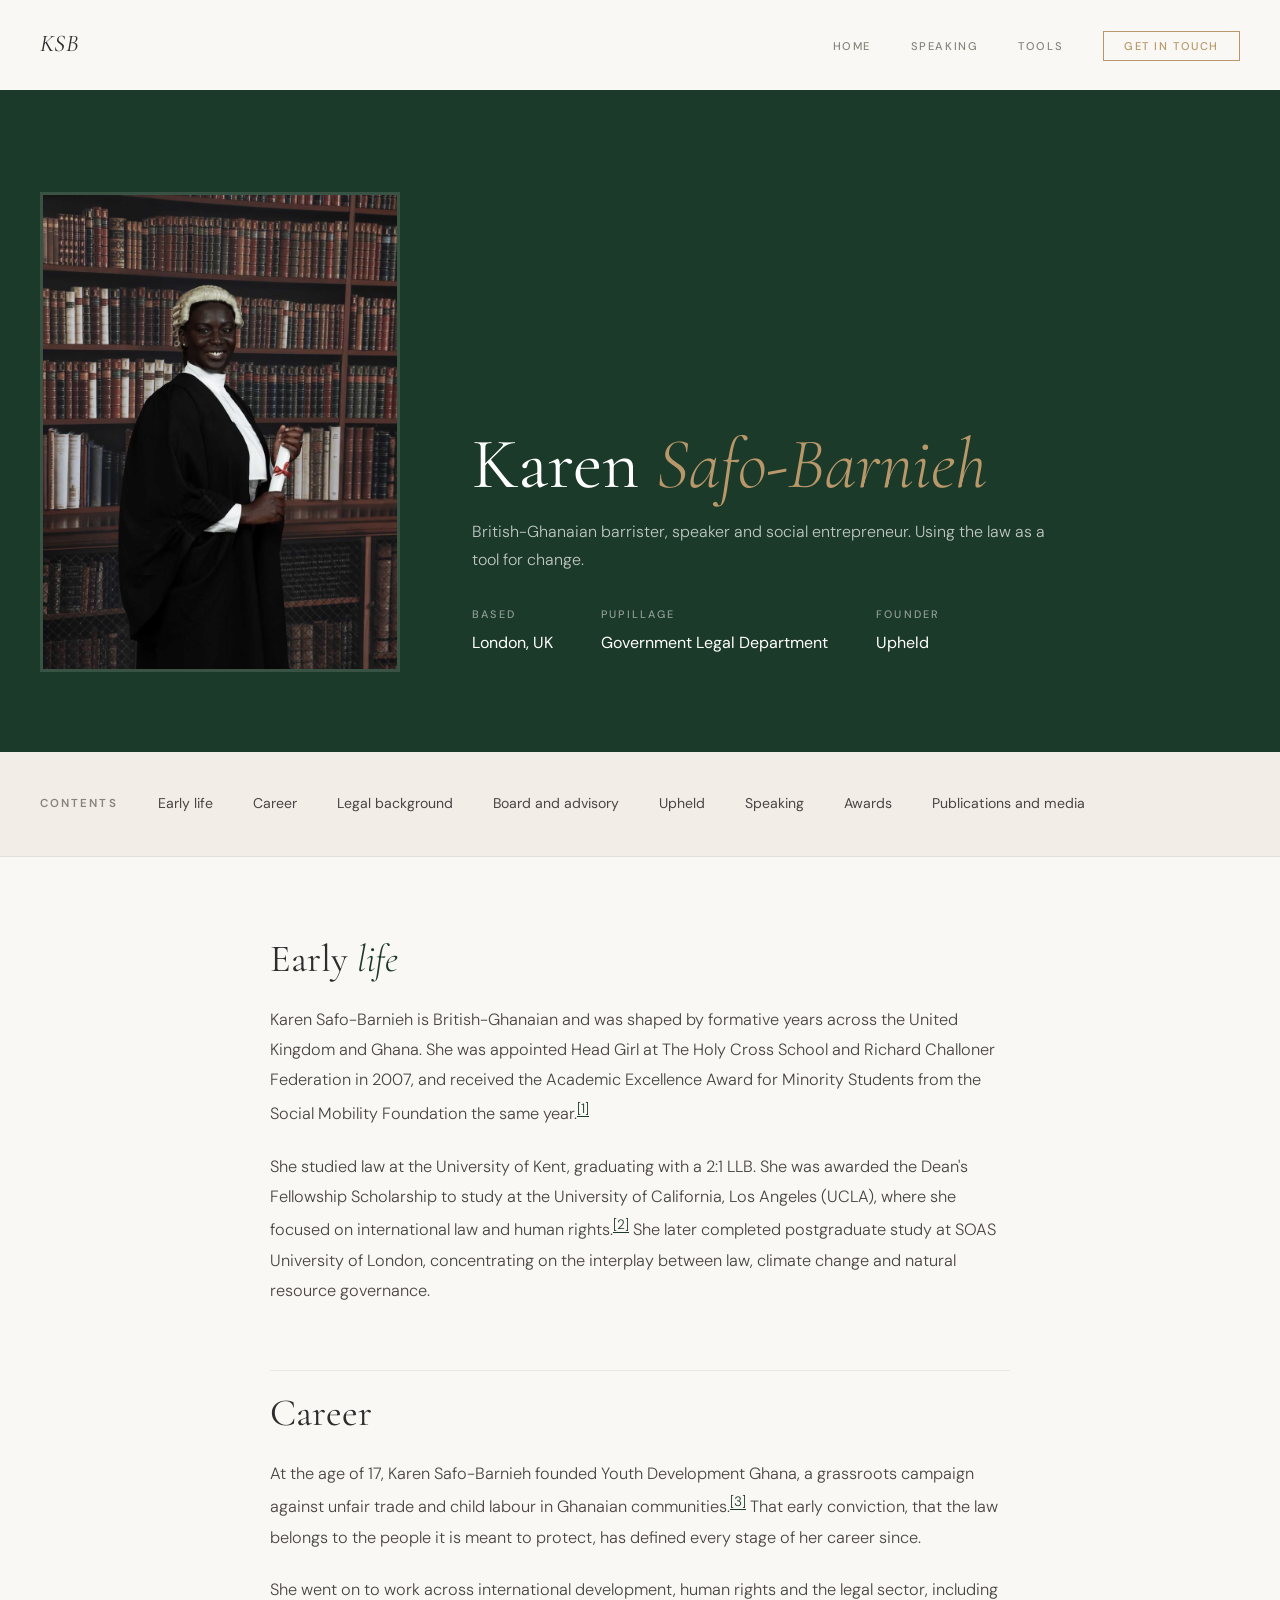
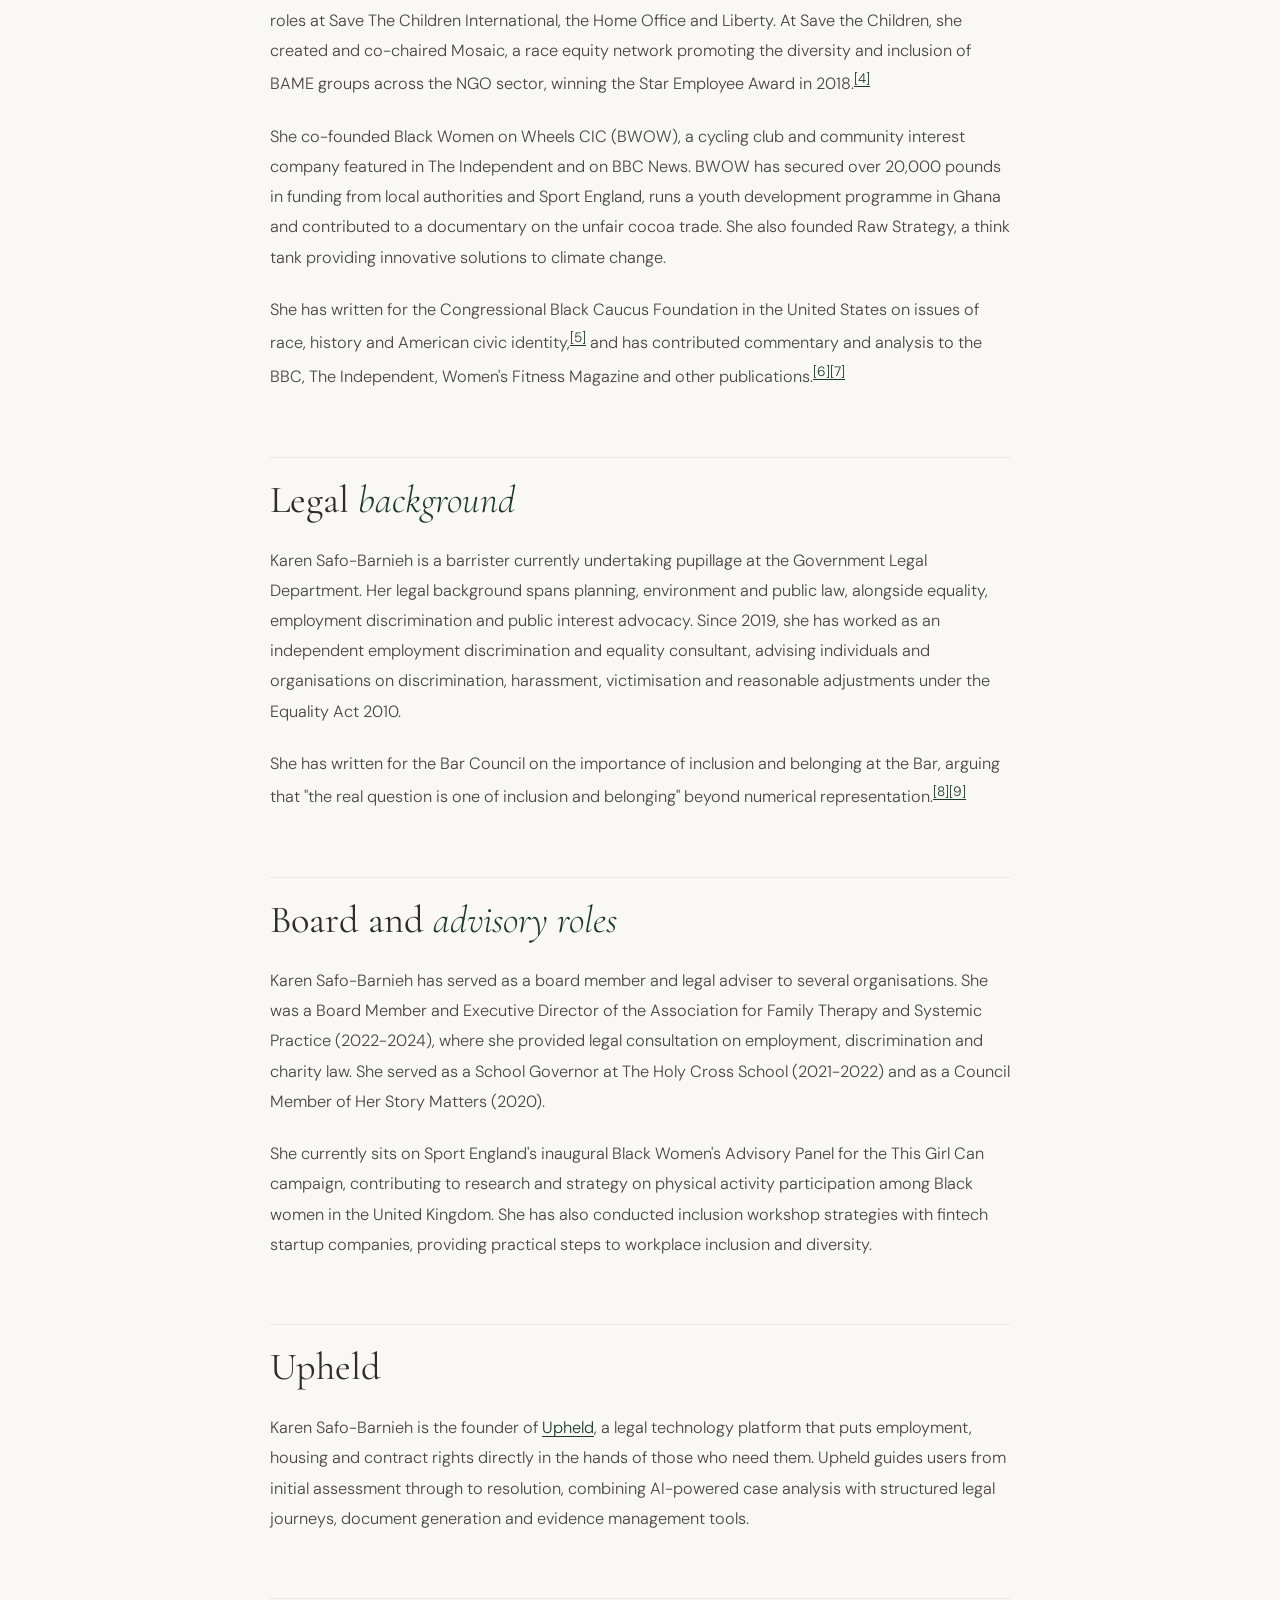
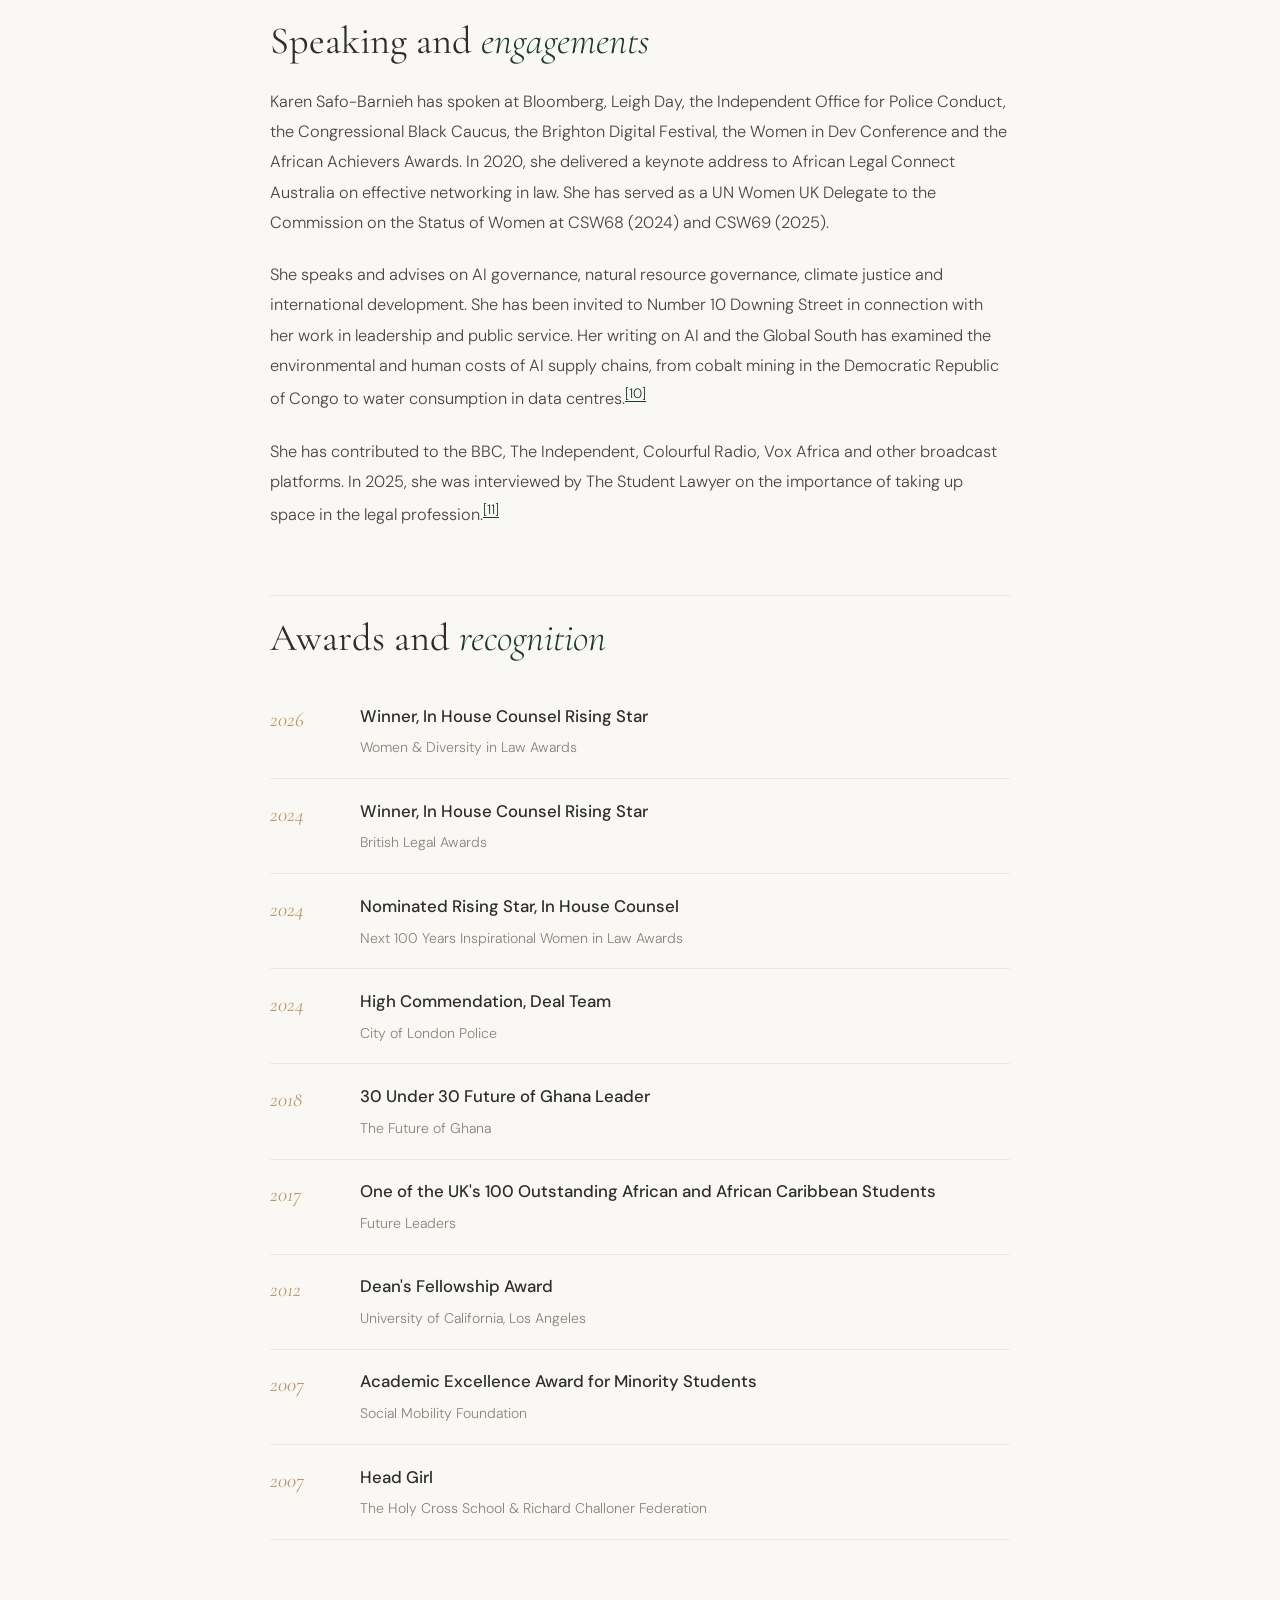
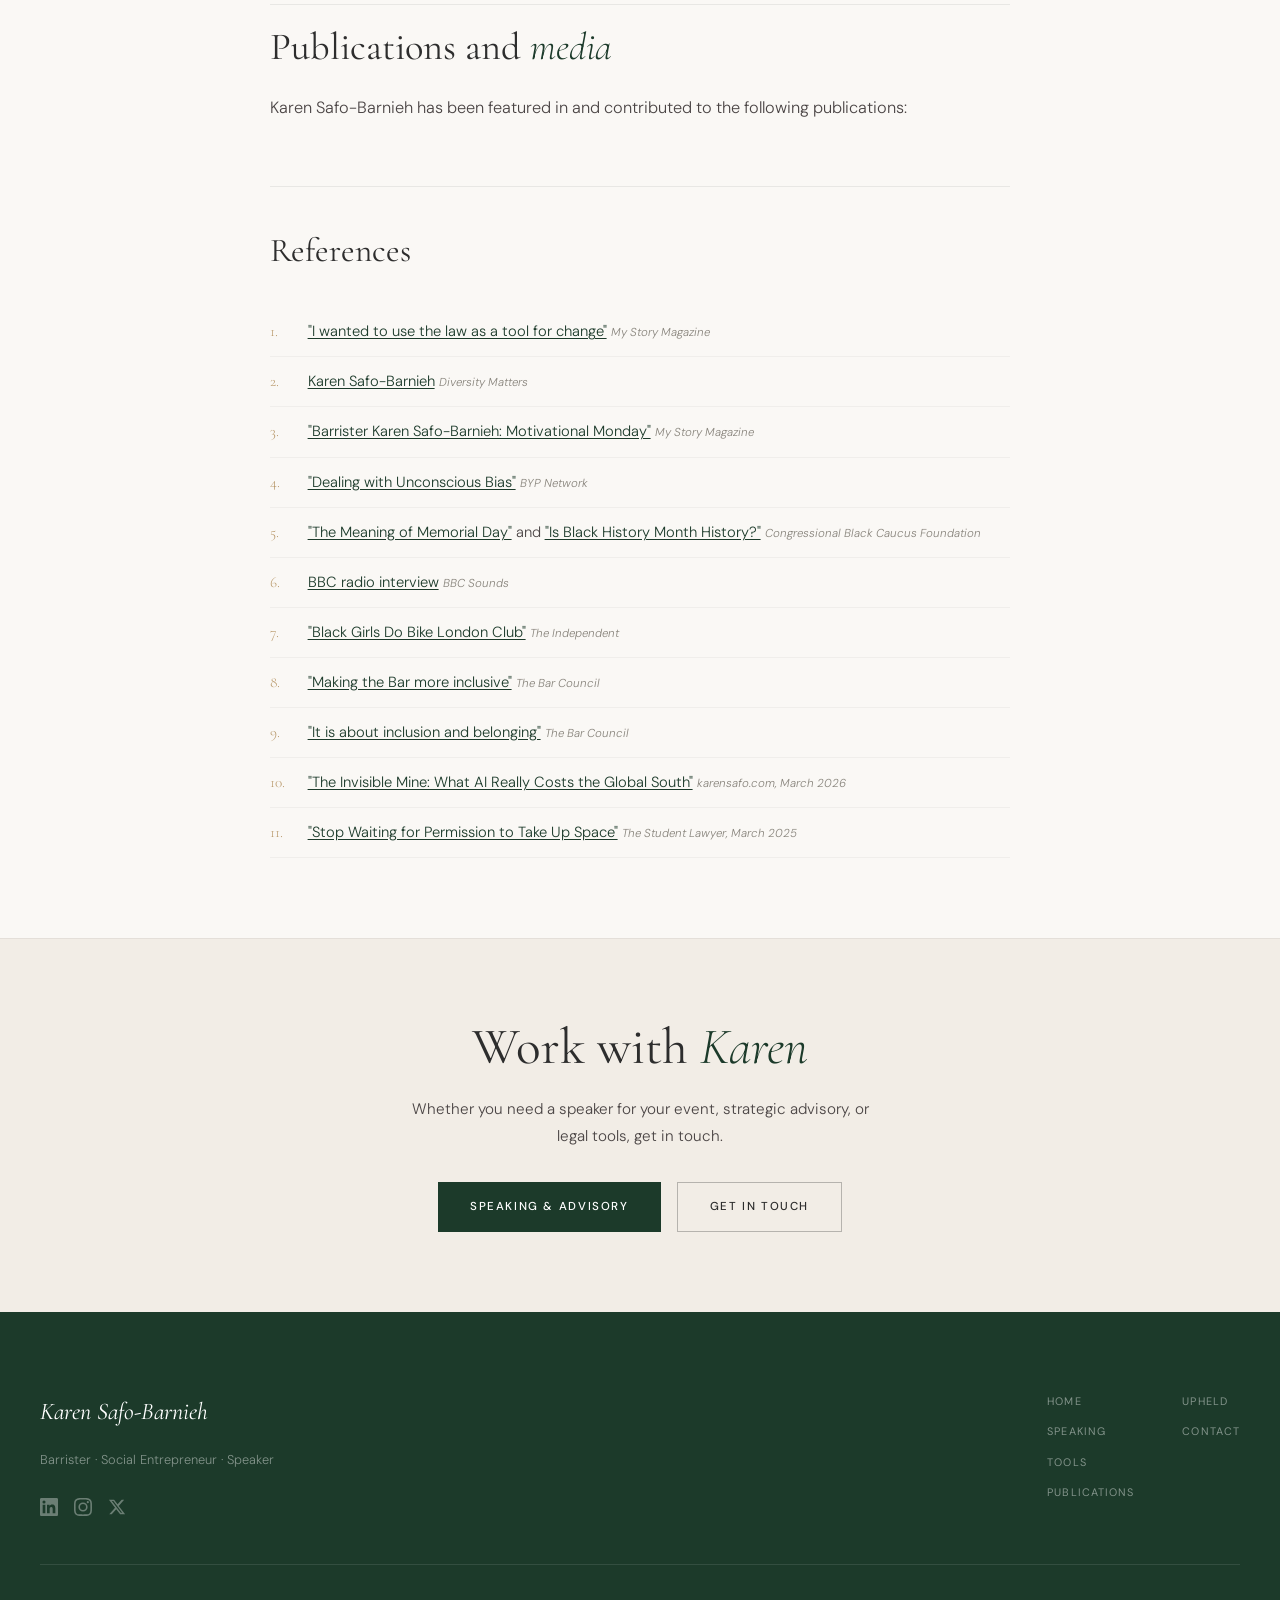
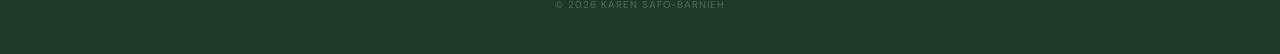
<file: about.html>
<!DOCTYPE html>
<html lang="en">
<head>
    <meta charset="UTF-8">
    <meta name="viewport" content="width=device-width, initial-scale=1.0">
    <title>Karen Safo-Barnieh — Barrister, Social Entrepreneur &amp; Speaker | Biography</title>
    <meta name="description" content="Karen Safo-Barnieh (also known as Karen Safo, Karen Safo-Barnieh Olutogun) is a British-Ghanaian barrister, speaker and social entrepreneur. Winner of the British Legal Awards Rising Star 2024. Founder of Upheld and Youth Development Ghana.">
    <meta name="keywords" content="Karen Safo-Barnieh, Karen Safo, Karen Safo Barnieh, Karen Barnieh, Karen Safo-Barnieh Olutogun, barrister, speaker, social entrepreneur, human rights, Upheld, Youth Development Ghana, British Legal Awards, BBC, Bar Council">
    <meta property="og:type" content="profile">
    <meta property="og:title" content="Karen Safo-Barnieh — Biography">
    <meta property="og:description" content="British-Ghanaian barrister, speaker and social entrepreneur. British Legal Awards Rising Star 2024. Founder of Upheld.">
    <meta property="og:image" content="https://karensafo.com/og-image.png">
    <meta property="og:url" content="https://karensafo.com/about.html">
    <meta property="og:site_name" content="Karen Safo-Barnieh">
    <meta property="og:locale" content="en_GB">
    <meta property="profile:first_name" content="Karen">
    <meta property="profile:last_name" content="Safo-Barnieh">
    <meta name="twitter:card" content="summary_large_image">
    <meta name="twitter:title" content="Karen Safo-Barnieh — Biography">
    <meta name="twitter:description" content="British-Ghanaian barrister, speaker and social entrepreneur. British Legal Awards Rising Star 2024. Founder of Upheld.">
    <meta name="twitter:image" content="https://karensafo.com/og-image.png">
    <meta name="twitter:site" content="@KarenSafo">
    <meta name="twitter:creator" content="@KarenSafo">
    <meta name="robots" content="index, follow">
    <link rel="canonical" href="https://karensafo.com/about.html">
    <meta name="google-site-verification" content="Un0dmISVzgKZt3_MAw0NFcnhSGLqhx4m6o5SgZ92gAA" />
    <script type="application/ld+json">
    {
        "@context": "https://schema.org",
        "@type": "ProfilePage",
        "mainEntity": {
            "@type": "Person",
            "name": "Karen Safo-Barnieh",
            "alternateName": ["Karen Safo", "Karen Safo Barnieh", "Karen Safo-Barnieh Olutogun", "Karen Barnieh"],
            "givenName": "Karen",
            "familyName": "Safo-Barnieh",
            "jobTitle": "Barrister, Social Entrepreneur and Speaker",
            "description": "British-Ghanaian barrister, speaker and social entrepreneur working across law, human rights, technology, governance and international development.",
            "url": "https://karensafo.com",
            "image": "https://karensafo.com/og-image.png",
            "email": "legal@karensafo.com",
            "sameAs": [
                "https://www.linkedin.com/in/karen-s-34283646/",
                "https://www.instagram.com/iamkarensafo/",
                "https://x.com/KarenSafo",
                "https://medium.com/@karensafobarnieh",
                "https://thestudentlawyer.com/2025/03/03/stop-waiting-for-permission-to-take-up-space-a-conversation-with-karen-safo-barnieh-olutogun/",
                "https://www.bbc.co.uk/sounds/play/p0m4yv3p",
                "https://www.bbc.co.uk/news/av/uk-58120398",
                "https://www.independent.co.uk/life-style/black-girls-do-bike-london-club-b1899497.html",
                "https://www.barcouncil.org.uk/resource/guest-blog-karen-safo-on-making-the-bar-more-inclusive.html",
                "https://www.barcouncil.org.uk/resource/black-history-month-blog-it-is-about-inclusion-and-belonging.html",
                "https://byp.network/dealing-with-unconscious-bias-karen-safo-barnieh/",
                "https://diversity-matters.org.uk/lcc/karen-safo-barnieh/",
                "https://www.mystorymagazine.com/motivational-monday-i-wanted-to-use-the-law-as-a-tool-for-change-and-i-knew-that-the-only-way-to-do-it-was-to-qualify-as-a-barrister-barrister-karen-safo-barnieh/"
            ],
            "knowsAbout": ["Employment Law", "Housing Disrepair", "Human Rights", "International Development", "AI Governance", "Natural Resource Governance", "Climate Justice", "Public Speaking"],
            "nationality": { "@type": "Country", "name": "Ghana" },
            "workLocation": { "@type": "Place", "address": { "@type": "PostalAddress", "addressCountry": "GB", "addressLocality": "London" } },
            "alumniOf": [
                { "@type": "EducationalOrganization", "name": "The Holy Cross School" },
                { "@type": "EducationalOrganization", "name": "University of Kent" },
                { "@type": "EducationalOrganization", "name": "University of California, Los Angeles (UCLA)" },
                { "@type": "EducationalOrganization", "name": "SOAS University of London" }
            ],
            "award": [
                "Winner, In House Counsel Rising Star - British Legal Awards (2024)",
                "Winner, In House Counsel Rising Star - Women & Diversity in Law Awards (2026)",
                "Nominated Rising Star - Next 100 Years Inspirational Women in Law Awards (2024)",
                "High Commendation, Deal Team - City of London Police (2024)",
                "30 Under 30 Future of Ghana Leader (2018)",
                "Britain's Future Leaders - Top 100 (2017)",
                "Dean's Fellowship Award - UCLA (2012)",
                "Academic Excellence Award - Social Mobility Foundation (2007)"
            ],
            "founder": [
                { "@type": "Organization", "name": "Youth Development Ghana" },
                { "@type": "Organization", "name": "Upheld", "url": "https://upheld.co.uk" }
            ],
            "worksFor": { "@type": "Organization", "name": "Government Legal Department" }
        }
    }
    </script>
    <script type="application/ld+json">
    {
        "@context": "https://schema.org",
        "@type": "Article",
        "headline": "Karen Safo-Barnieh - Biography",
        "description": "Biography of Karen Safo-Barnieh, British-Ghanaian barrister, speaker and social entrepreneur.",
        "author": { "@type": "Organization", "name": "karensafo.com" },
        "publisher": { "@type": "Person", "name": "Karen Safo-Barnieh", "url": "https://karensafo.com" },
        "url": "https://karensafo.com/about.html",
        "image": "https://karensafo.com/og-image.png",
        "mainEntityOfPage": "https://karensafo.com/about.html",
        "inLanguage": "en-GB"
    }
    </script>
    <link rel="preconnect" href="https://fonts.googleapis.com">
    <link rel="preconnect" href="https://fonts.gstatic.com" crossorigin>
    <link href="https://fonts.googleapis.com/css2?family=Cormorant+Garamond:ital,wght@0,300;0,400;0,500;1,300;1,400;1,500&family=DM+Sans:opsz,wght@9..40,300;9..40,400;9..40,500&display=swap" rel="stylesheet">
    <link rel="stylesheet" href="styles.css?v=20260526d">
    <style>
        .bio-hero {
            padding: 12rem 0 5rem;
            background: var(--green);
        }
        .bio-hero-inner {
            display: grid;
            grid-template-columns: 360px 1fr;
            gap: 4.5rem;
            align-items: end;
        }
        .bio-hero-image {
            width: 100%;
            aspect-ratio: 3/4;
            object-fit: cover;
            object-position: center top;
            border: 3px solid rgba(255,255,255,0.12);
        }
        .bio-hero-text { padding-bottom: 1rem; }
        .bio-hero h1 {
            font-family: var(--display);
            font-size: clamp(3rem, 5.6vw, 5rem);
            font-weight: 400;
            color: var(--white);
            line-height: 1.05;
            margin-bottom: 1rem;
        }
        .bio-hero h1 em { font-style: italic; color: var(--brass); font-weight: 300; }
        .bio-hero-subtitle {
            font-size: clamp(1rem, 1.2vw, 1.15rem);
            font-weight: 300;
            color: rgba(255,255,255,0.72);
            line-height: 1.7;
            margin-bottom: 2rem;
            max-width: 580px;
        }
        .bio-hero-facts {
            display: flex;
            gap: 3rem;
            flex-wrap: wrap;
        }
        .bio-hero-facts dt {
            font-size: 0.68rem;
            font-weight: 500;
            letter-spacing: 0.2em;
            text-transform: uppercase;
            color: rgba(255,255,255,0.5);
            margin-bottom: 0.35rem;
        }
        .bio-hero-facts dd {
            font-size: 1rem;
            font-weight: 400;
            color: var(--white);
        }

        /* Table of contents */
        .bio-toc {
            padding: 2.5rem 0;
            background: var(--ivory-mid);
            border-bottom: 1px solid rgba(0,0,0,0.06);
        }
        .bio-toc-inner {
            display: flex;
            align-items: center;
            gap: 2.5rem;
            flex-wrap: wrap;
        }
        .bio-toc-label {
            font-size: 0.72rem;
            font-weight: 600;
            letter-spacing: 0.18em;
            text-transform: uppercase;
            color: var(--muted);
            flex-shrink: 0;
        }
        .bio-toc a {
            font-size: 0.88rem;
            font-weight: 400;
            color: var(--body-col);
            transition: color 0.2s;
            white-space: nowrap;
        }
        .bio-toc a:hover { color: var(--green); }

        /* Bio body */
        .bio-body {
            max-width: 820px;
            margin: 0 auto;
            padding: 5rem 2.5rem 2.5rem;
        }
        .bio-body h2 {
            font-family: var(--display);
            font-size: clamp(1.85rem, 3vw, 2.6rem);
            font-weight: 400;
            color: var(--charcoal);
            line-height: 1.15;
            margin: 4rem 0 1.5rem;
            padding-top: 1.25rem;
            border-top: 1px solid rgba(0,0,0,0.07);
        }
        .bio-body h2:first-of-type { margin-top: 0; border-top: none; padding-top: 0; }
        .bio-body h2 em { font-style: italic; color: var(--green); font-weight: 300; }
        .bio-body p {
            font-size: 1.02rem;
            font-weight: 300;
            color: var(--body-col);
            line-height: 1.85;
            margin-bottom: 1.4rem;
        }
        .bio-body a { color: var(--green); text-decoration: underline; text-underline-offset: 3px; }
        .bio-body a:hover { color: var(--brass); }

        /* Awards table */
        .awards-table {
            width: 100%;
            border-collapse: collapse;
            margin: 1.5rem 0 2rem;
        }
        .awards-table tr { border-bottom: 1px solid rgba(0,0,0,0.06); }
        .awards-table td {
            padding: 1.1rem 0;
            font-size: 1rem;
            font-weight: 300;
            color: var(--body-col);
            vertical-align: top;
        }
        .awards-table td:first-child {
            font-family: var(--display);
            font-style: italic;
            font-size: 1.3rem;
            color: var(--brass);
            width: 90px;
            font-weight: 400;
        }
        .awards-table strong {
            font-weight: 500;
            color: var(--charcoal);
            display: block;
            font-size: 1.05rem;
            margin-bottom: 0.2rem;
        }
        .awards-table span {
            font-size: 0.88rem;
            color: var(--muted);
        }

        /* References */
        .bio-references {
            max-width: 820px;
            margin: 0 auto;
            padding: 0 2.5rem 5rem;
        }
        .bio-references h2 {
            font-family: var(--display);
            font-size: clamp(1.65rem, 2.6vw, 2.2rem);
            font-weight: 400;
            color: var(--charcoal);
            margin-bottom: 1.75rem;
            padding-top: 2.25rem;
            border-top: 1px solid rgba(0,0,0,0.07);
        }
        .ref-list {
            list-style: none;
            counter-reset: ref;
        }
        .ref-list li {
            counter-increment: ref;
            padding: 0.75rem 0;
            font-size: 0.92rem;
            font-weight: 300;
            color: var(--body-col);
            line-height: 1.65;
            border-bottom: 1px solid rgba(0,0,0,0.04);
            display: flex;
            gap: 0.85rem;
        }
        .ref-list li::before {
            content: counter(ref) ".";
            color: var(--brass);
            font-family: var(--display);
            font-size: 0.95rem;
            flex-shrink: 0;
            min-width: 1.5rem;
        }
        .ref-list a { color: var(--green); text-decoration: underline; text-underline-offset: 2px; }
        .ref-list a:hover { color: var(--brass); }
        .ref-source {
            font-size: 0.72rem;
            color: var(--muted);
            font-style: italic;
        }

        /* CTA */
        .bio-cta {
            padding: 5rem 0;
            background: var(--ivory-mid);
            text-align: center;
            border-top: 1px solid rgba(0,0,0,0.06);
        }
        .bio-cta-heading {
            font-family: var(--display); font-weight: 400;
            font-size: clamp(2rem, 4vw, 3.25rem);
            color: var(--charcoal); margin-bottom: 1.25rem; line-height: 1.1;
        }
        .bio-cta-heading em { font-style: italic; color: var(--green); font-weight: 300; }
        .bio-cta-text {
            font-size: 0.95rem; font-weight: 300; color: var(--body-col);
            line-height: 1.8; margin-bottom: 2rem;
            max-width: 480px; margin-left: auto; margin-right: auto;
        }
        .bio-cta-actions { display: flex; justify-content: center; gap: 1rem; flex-wrap: wrap; }

        @media (max-width: 768px) {
            .bio-hero { padding: 8rem 0 3rem; }
            .bio-hero-inner { grid-template-columns: 1fr; gap: 2rem; }
            .bio-hero-image { max-width: 220px; }
            .bio-hero-facts { gap: 2rem; }
            .bio-hero-facts dt { font-size: 0.62rem; }
            .bio-hero-facts dd { font-size: 0.92rem; }
            .bio-toc-inner { gap: 1.25rem; }
            .bio-toc-label { font-size: 0.62rem; }
            .bio-toc a { font-size: 0.8rem; }
            .bio-body { padding: 3rem 1.5rem 2rem; }
            .bio-body p { font-size: 0.95rem; }
            .awards-table td:first-child { width: 60px; font-size: 1rem; }
            .awards-table td { padding: 0.85rem 0; font-size: 0.88rem; }
            .awards-table strong { font-size: 0.92rem; }
            .awards-table span { font-size: 0.78rem; }
            .ref-list li { font-size: 0.82rem; }
            .bio-references { padding: 0 1.5rem 4rem; }
            .bio-cta { padding: 4rem 0; }
            .bio-cta-actions { flex-direction: column; align-items: center; }
            .bio-cta-actions .btn { width: min(100%, 280px); }
        }
    </style>
</head>
<body>

    <nav class="nav scrolled" id="nav">
        <div class="nav-inner">
            <a href="/" class="nav-logo">KSB</a>
            <button class="nav-toggle" id="navToggle" aria-label="Toggle menu">
                <span></span><span></span>
            </button>
            <ul class="nav-links" id="navLinks">
                <li><a href="/">Home</a></li>
                <li><a href="/speaking.html">Speaking</a></li>
                <li><a href="/tools.html">Tools</a></li>
                <li><a href="mailto:legal@karensafo.com" class="nav-cta">Get in touch</a></li>
            </ul>
        </div>
    </nav>

    <!-- Bio Hero -->
    <section class="bio-hero">
        <div class="container">
            <div class="bio-hero-inner">
                <img src="about.jpeg" alt="Karen Safo-Barnieh" class="bio-hero-image" loading="eager">
                <div class="bio-hero-text">
                    <h1>Karen <em>Safo-Barnieh</em></h1>
                    <p class="bio-hero-subtitle">British-Ghanaian barrister, speaker and social entrepreneur. Using the law as a tool for change.</p>
                    <dl class="bio-hero-facts">
                        <div>
                            <dt>Based</dt>
                            <dd>London, UK</dd>
                        </div>
                        <div>
                            <dt>Pupillage</dt>
                            <dd>Government Legal Department</dd>
                        </div>
                        <div>
                            <dt>Founder</dt>
                            <dd>Upheld</dd>
                        </div>
                    </dl>
                </div>
            </div>
        </div>
    </section>

    <!-- Table of contents -->
    <nav class="bio-toc" aria-label="Biography sections">
        <div class="container">
            <div class="bio-toc-inner">
                <span class="bio-toc-label">Contents</span>
                <a href="#early-life">Early life</a>
                <a href="#career">Career</a>
                <a href="#legal-background">Legal background</a>
                <a href="#board">Board and advisory</a>
                <a href="#upheld">Upheld</a>
                <a href="#speaking">Speaking</a>
                <a href="#awards">Awards</a>
                <a href="#publications">Publications and media</a>
            </div>
        </div>
    </nav>

    <!-- Biography body -->
    <article class="bio-body">

        <h2 id="early-life">Early <em>life</em></h2>
        <p>Karen Safo-Barnieh is British-Ghanaian and was shaped by formative years across the United Kingdom and Ghana. She was appointed Head Girl at The Holy Cross School and Richard Challoner Federation in 2007, and received the Academic Excellence Award for Minority Students from the Social Mobility Foundation the same year.<sup><a href="#ref-1">[1]</a></sup></p>
        <p>She studied law at the University of Kent, graduating with a 2:1 LLB. She was awarded the Dean's Fellowship Scholarship to study at the University of California, Los Angeles (UCLA), where she focused on international law and human rights.<sup><a href="#ref-2">[2]</a></sup> She later completed postgraduate study at SOAS University of London, concentrating on the interplay between law, climate change and natural resource governance.</p>

        <h2 id="career">Career</h2>
        <p>At the age of 17, Karen Safo-Barnieh founded Youth Development Ghana, a grassroots campaign against unfair trade and child labour in Ghanaian communities.<sup><a href="#ref-3">[3]</a></sup> That early conviction, that the law belongs to the people it is meant to protect, has defined every stage of her career since.</p>
        <p>She went on to work across international development, human rights and the legal sector, including roles at Save The Children International, the Home Office and Liberty. At Save the Children, she created and co-chaired Mosaic, a race equity network promoting the diversity and inclusion of BAME groups across the NGO sector, winning the Star Employee Award in 2018.<sup><a href="#ref-4">[4]</a></sup></p>
        <p>She co-founded Black Women on Wheels CIC (BWOW), a cycling club and community interest company featured in The Independent and on BBC News. BWOW has secured over 20,000 pounds in funding from local authorities and Sport England, runs a youth development programme in Ghana and contributed to a documentary on the unfair cocoa trade. She also founded Raw Strategy, a think tank providing innovative solutions to climate change.</p>
        <p>She has written for the Congressional Black Caucus Foundation in the United States on issues of race, history and American civic identity,<sup><a href="#ref-5">[5]</a></sup> and has contributed commentary and analysis to the BBC, The Independent, Women's Fitness Magazine and other publications.<sup><a href="#ref-6">[6]</a></sup><sup><a href="#ref-7">[7]</a></sup></p>

        <h2 id="legal-background">Legal <em>background</em></h2>
        <p>Karen Safo-Barnieh is a barrister currently undertaking pupillage at the Government Legal Department. Her legal background spans planning, environment and public law, alongside equality, employment discrimination and public interest advocacy. Since 2019, she has worked as an independent employment discrimination and equality consultant, advising individuals and organisations on discrimination, harassment, victimisation and reasonable adjustments under the Equality Act 2010.</p>
        <p>She has written for the Bar Council on the importance of inclusion and belonging at the Bar, arguing that "the real question is one of inclusion and belonging" beyond numerical representation.<sup><a href="#ref-8">[8]</a></sup><sup><a href="#ref-9">[9]</a></sup></p>

        <h2 id="board">Board and <em>advisory roles</em></h2>
        <p>Karen Safo-Barnieh has served as a board member and legal adviser to several organisations. She was a Board Member and Executive Director of the Association for Family Therapy and Systemic Practice (2022-2024), where she provided legal consultation on employment, discrimination and charity law. She served as a School Governor at The Holy Cross School (2021-2022) and as a Council Member of Her Story Matters (2020).</p>
        <p>She currently sits on Sport England's inaugural Black Women's Advisory Panel for the This Girl Can campaign, contributing to research and strategy on physical activity participation among Black women in the United Kingdom. She has also conducted inclusion workshop strategies with fintech startup companies, providing practical steps to workplace inclusion and diversity.</p>

        <h2 id="upheld">Upheld</h2>
        <p>Karen Safo-Barnieh is the founder of <a href="https://upheld.co.uk" target="_blank" rel="noopener">Upheld</a>, a legal technology platform that puts employment, housing and contract rights directly in the hands of those who need them. Upheld guides users from initial assessment through to resolution, combining AI-powered case analysis with structured legal journeys, document generation and evidence management tools.</p>

        <h2 id="speaking">Speaking and <em>engagements</em></h2>
        <p>Karen Safo-Barnieh has spoken at Bloomberg, Leigh Day, the Independent Office for Police Conduct, the Congressional Black Caucus, the Brighton Digital Festival, the Women in Dev Conference and the African Achievers Awards. In 2020, she delivered a keynote address to African Legal Connect Australia on effective networking in law. She has served as a UN Women UK Delegate to the Commission on the Status of Women at CSW68 (2024) and CSW69 (2025).</p>
        <p>She speaks and advises on AI governance, natural resource governance, climate justice and international development. She has been invited to Number 10 Downing Street in connection with her work in leadership and public service. Her writing on AI and the Global South has examined the environmental and human costs of AI supply chains, from cobalt mining in the Democratic Republic of Congo to water consumption in data centres.<sup><a href="#ref-10">[10]</a></sup></p>
        <p>She has contributed to the BBC, The Independent, Colourful Radio, Vox Africa and other broadcast platforms. In 2025, she was interviewed by The Student Lawyer on the importance of taking up space in the legal profession.<sup><a href="#ref-11">[11]</a></sup></p>

        <h2 id="awards">Awards and <em>recognition</em></h2>
        <table class="awards-table">
            <tr>
                <td>2026</td>
                <td>
                    <strong>Winner, In House Counsel Rising Star</strong>
                    <span>Women &amp; Diversity in Law Awards</span>
                </td>
            </tr>
            <tr>
                <td>2024</td>
                <td>
                    <strong>Winner, In House Counsel Rising Star</strong>
                    <span>British Legal Awards</span>
                </td>
            </tr>
            <tr>
                <td>2024</td>
                <td>
                    <strong>Nominated Rising Star, In House Counsel</strong>
                    <span>Next 100 Years Inspirational Women in Law Awards</span>
                </td>
            </tr>
            <tr>
                <td>2024</td>
                <td>
                    <strong>High Commendation, Deal Team</strong>
                    <span>City of London Police</span>
                </td>
            </tr>
            <tr>
                <td>2018</td>
                <td>
                    <strong>30 Under 30 Future of Ghana Leader</strong>
                    <span>The Future of Ghana</span>
                </td>
            </tr>
            <tr>
                <td>2017</td>
                <td>
                    <strong>One of the UK's 100 Outstanding African and African Caribbean Students</strong>
                    <span>Future Leaders</span>
                </td>
            </tr>
            <tr>
                <td>2012</td>
                <td>
                    <strong>Dean's Fellowship Award</strong>
                    <span>University of California, Los Angeles</span>
                </td>
            </tr>
            <tr>
                <td>2007</td>
                <td>
                    <strong>Academic Excellence Award for Minority Students</strong>
                    <span>Social Mobility Foundation</span>
                </td>
            </tr>
            <tr>
                <td>2007</td>
                <td>
                    <strong>Head Girl</strong>
                    <span>The Holy Cross School &amp; Richard Challoner Federation</span>
                </td>
            </tr>
        </table>

        <h2 id="publications">Publications and <em>media</em></h2>
        <p>Karen Safo-Barnieh has been featured in and contributed to the following publications:</p>
    </article>

    <!-- References -->
    <section class="bio-references">
        <h2>References</h2>
        <ol class="ref-list">
            <li id="ref-1"><span><a href="https://www.mystorymagazine.com/motivational-monday-i-wanted-to-use-the-law-as-a-tool-for-change-and-i-knew-that-the-only-way-to-do-it-was-to-qualify-as-a-barrister-barrister-karen-safo-barnieh/" target="_blank" rel="noopener">"I wanted to use the law as a tool for change"</a> <span class="ref-source">My Story Magazine</span></span></li>
            <li id="ref-2"><span><a href="https://diversity-matters.org.uk/lcc/karen-safo-barnieh/" target="_blank" rel="noopener">Karen Safo-Barnieh</a> <span class="ref-source">Diversity Matters</span></span></li>
            <li id="ref-3"><span><a href="https://www.mystorymagazine.com/motivational-monday-i-wanted-to-use-the-law-as-a-tool-for-change-and-i-knew-that-the-only-way-to-do-it-was-to-qualify-as-a-barrister-barrister-karen-safo-barnieh/" target="_blank" rel="noopener">"Barrister Karen Safo-Barnieh: Motivational Monday"</a> <span class="ref-source">My Story Magazine</span></span></li>
            <li id="ref-4"><span><a href="https://byp.network/dealing-with-unconscious-bias-karen-safo-barnieh/" target="_blank" rel="noopener">"Dealing with Unconscious Bias"</a> <span class="ref-source">BYP Network</span></span></li>
            <li id="ref-5"><span><a href="http://www.cbcfinc.org/thevillage/2013/05/06/the-meaning-of-memorial-day/" target="_blank" rel="noopener">"The Meaning of Memorial Day"</a> and <a href="http://www.cbcfinc.org/thevillage/2013/02/11/is-black-history-month-history/" target="_blank" rel="noopener">"Is Black History Month History?"</a> <span class="ref-source">Congressional Black Caucus Foundation</span></span></li>
            <li id="ref-6"><span><a href="https://www.bbc.co.uk/sounds/play/p0m4yv3p" target="_blank" rel="noopener">BBC radio interview</a> <span class="ref-source">BBC Sounds</span></span></li>
            <li id="ref-7"><span><a href="https://www.independent.co.uk/life-style/black-girls-do-bike-london-club-b1899497.html" target="_blank" rel="noopener">"Black Girls Do Bike London Club"</a> <span class="ref-source">The Independent</span></span></li>
            <li id="ref-8"><span><a href="https://www.barcouncil.org.uk/resource/guest-blog-karen-safo-on-making-the-bar-more-inclusive.html" target="_blank" rel="noopener">"Making the Bar more inclusive"</a> <span class="ref-source">The Bar Council</span></span></li>
            <li id="ref-9"><span><a href="https://www.barcouncil.org.uk/resource/black-history-month-blog-it-is-about-inclusion-and-belonging.html" target="_blank" rel="noopener">"It is about inclusion and belonging"</a> <span class="ref-source">The Bar Council</span></span></li>
            <li id="ref-10"><span><a href="https://karensafo.com/blog/the-invisible-mine.html">"The Invisible Mine: What AI Really Costs the Global South"</a> <span class="ref-source">karensafo.com, March 2026</span></span></li>
            <li id="ref-11"><span><a href="https://thestudentlawyer.com/2025/03/03/stop-waiting-for-permission-to-take-up-space-a-conversation-with-karen-safo-barnieh-olutogun/" target="_blank" rel="noopener">"Stop Waiting for Permission to Take Up Space"</a> <span class="ref-source">The Student Lawyer, March 2025</span></span></li>
        </ol>
    </section>

    <!-- CTA -->
    <section class="bio-cta">
        <div class="container">
            <h2 class="bio-cta-heading reveal">Work with <em>Karen</em></h2>
            <p class="bio-cta-text reveal">Whether you need a speaker for your event, strategic advisory, or legal tools, get in touch.</p>
            <div class="bio-cta-actions reveal">
                <a href="/speaking.html" class="btn btn-primary">Speaking &amp; advisory</a>
                <a href="mailto:legal@karensafo.com" class="btn btn-outline">Get in touch</a>
            </div>
        </div>
    </section>

    <!-- Footer -->
    <footer class="footer">
        <div class="container">
            <div class="footer-inner">
                <div class="footer-brand">
                    <a href="/" class="footer-logo">Karen Safo-Barnieh</a>
                    <p class="footer-tagline">Barrister &middot; Social Entrepreneur &middot; Speaker</p>
                    <div class="social-links">
                        <a href="https://www.linkedin.com/in/karen-s-34283646/" target="_blank" rel="noopener" aria-label="LinkedIn">
                            <svg width="18" height="18" viewBox="0 0 24 24" fill="currentColor"><path d="M20.447 20.452h-3.554v-5.569c0-1.328-.027-3.037-1.852-3.037-1.853 0-2.136 1.445-2.136 2.939v5.667H9.351V9h3.414v1.561h.046c.477-.9 1.637-1.85 3.37-1.85 3.601 0 4.267 2.37 4.267 5.455v6.286zM5.337 7.433a2.062 2.062 0 01-2.063-2.065 2.064 2.064 0 112.063 2.065zm1.782 13.019H3.555V9h3.564v11.452zM22.225 0H1.771C.792 0 0 .774 0 1.729v20.542C0 23.227.792 24 1.771 24h20.451C23.2 24 24 23.227 24 22.271V1.729C24 .774 23.2 0 22.222 0h.003z"/></svg>
                        </a>
                        <a href="https://www.instagram.com/iamkarensafo/" target="_blank" rel="noopener" aria-label="Instagram">
                            <svg width="18" height="18" viewBox="0 0 24 24" fill="currentColor"><path d="M12 2.163c3.204 0 3.584.012 4.85.07 3.252.148 4.771 1.691 4.919 4.919.058 1.265.069 1.645.069 4.849 0 3.205-.012 3.584-.069 4.849-.149 3.225-1.664 4.771-4.919 4.919-1.266.058-1.644.07-4.85.07-3.204 0-3.584-.012-4.849-.07-3.26-.149-4.771-1.699-4.919-4.92-.058-1.265-.07-1.644-.07-4.849 0-3.204.013-3.583.07-4.849.149-3.227 1.664-4.771 4.919-4.919 1.266-.057 1.645-.069 4.849-.069zM12 0C8.741 0 8.333.014 7.053.072 2.695.272.273 2.69.073 7.052.014 8.333 0 8.741 0 12c0 3.259.014 3.668.072 4.948.2 4.358 2.618 6.78 6.98 6.98C8.333 23.986 8.741 24 12 24c3.259 0 3.668-.014 4.948-.072 4.354-.2 6.782-2.618 6.979-6.98.059-1.28.073-1.689.073-4.948 0-3.259-.014-3.667-.072-4.947-.196-4.354-2.617-6.78-6.979-6.98C15.668.014 15.259 0 12 0zm0 5.838a6.162 6.162 0 100 12.324 6.162 6.162 0 000-12.324zM12 16a4 4 0 110-8 4 4 0 010 8zm6.406-11.845a1.44 1.44 0 100 2.881 1.44 1.44 0 000-2.881z"/></svg>
                        </a>
                        <a href="https://x.com/KarenSafo" target="_blank" rel="noopener" aria-label="X">
                            <svg width="18" height="18" viewBox="0 0 24 24" fill="currentColor"><path d="M18.244 2.25h3.308l-7.227 8.26 8.502 11.24H16.17l-5.214-6.817L4.99 21.75H1.68l7.73-8.835L1.254 2.25H8.08l4.713 6.231zm-1.161 17.52h1.833L7.084 4.126H5.117z"/></svg>
                        </a>
                    </div>
                </div>
                <nav class="footer-nav">
                    <div class="footer-col">
                        <a href="/">Home</a>
                        <a href="/speaking.html">Speaking</a>
                        <a href="/tools.html">Tools</a>
                        <a href="/publications.html">Publications</a>
                    </div>
                    <div class="footer-col">
                        <a href="https://upheld.co.uk" target="_blank" rel="noopener">Upheld</a>
                        <a href="mailto:legal@karensafo.com">Contact</a>
                    </div>
                </nav>
            </div>
            <div class="footer-bottom">
                <p>&copy; 2026 Karen Safo-Barnieh</p>
            </div>
        </div>
    </footer>

    <script src="script.js?v=20260526b" defer></script>
</body>
</html>
</file>
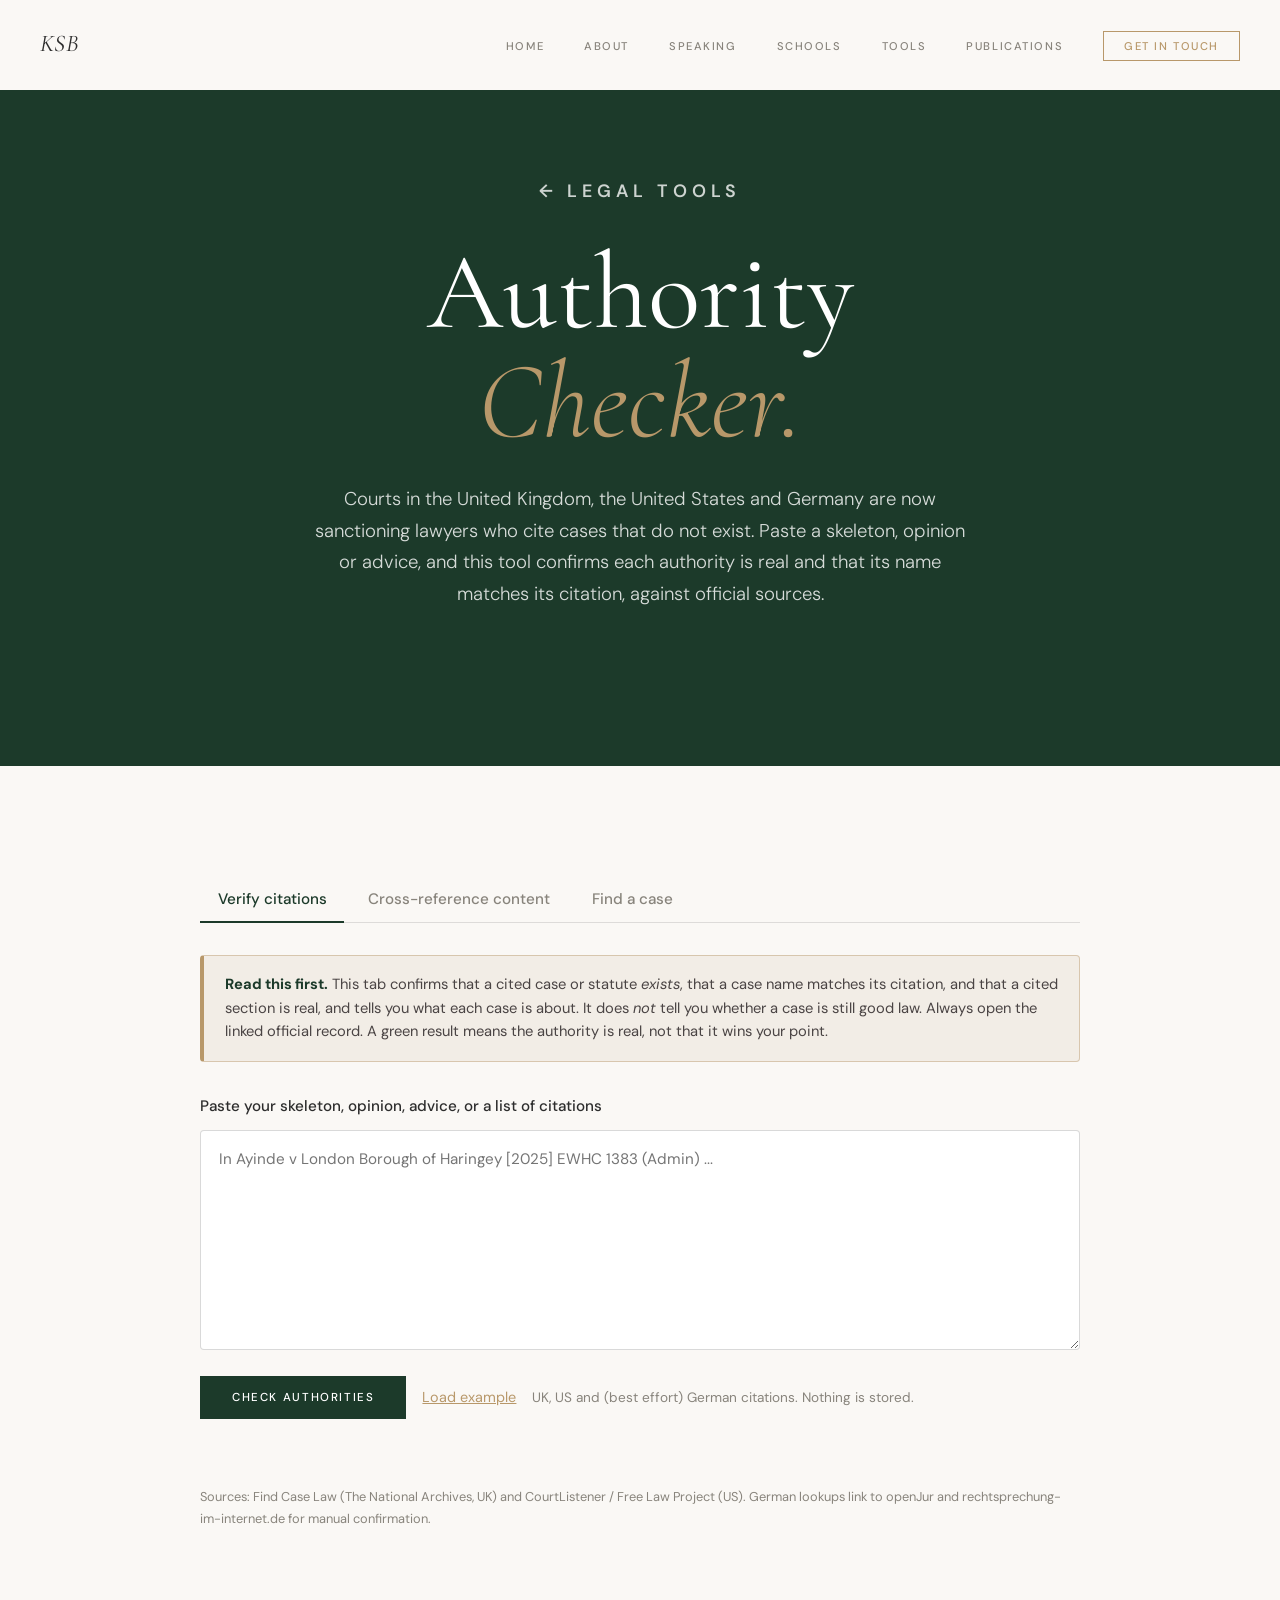
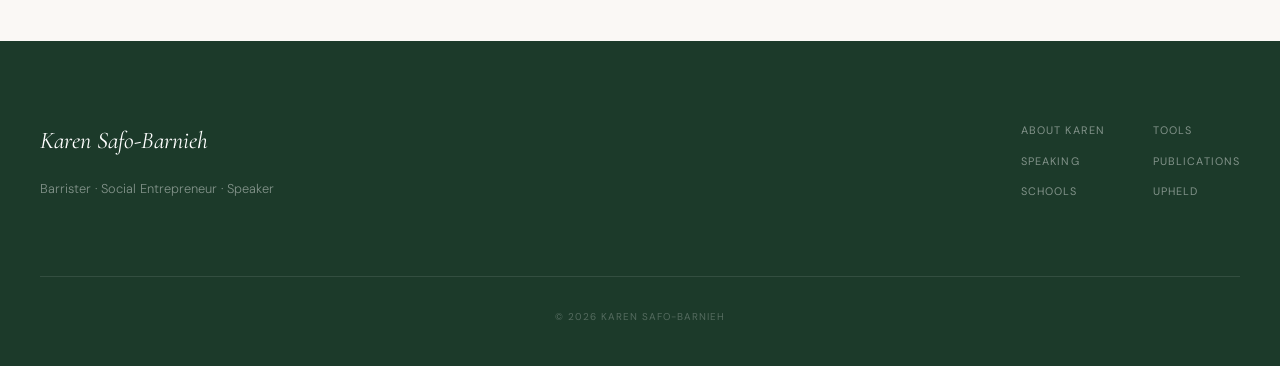
<file: authority-checker.html>
<!DOCTYPE html>
<html lang="en">
<head>
    <meta charset="UTF-8">
    <meta name="viewport" content="width=device-width, initial-scale=1.0">
    <title>Authority Checker | Legal Tools | Karen Safo-Barnieh</title>
    <meta name="description" content="A free tool that checks whether the cases cited in a skeleton, opinion or advice actually exist and match their citations, against official sources. A defence against fabricated and mis-cited authorities.">
    <meta name="keywords" content="authority checker, case citation checker, fabricated authorities, AI hallucinated cases, verify case law, Find Case Law, BAILII, CourtListener, Karen Safo-Barnieh">
    <meta property="og:type" content="website">
    <meta property="og:title" content="Authority Checker | Legal Tools">
    <meta property="og:description" content="Check that the cases you cite actually exist and match their citations, against official sources. A defence against fabricated authorities.">
    <meta property="og:image" content="https://karensafo.com/og-image.png">
    <meta property="og:url" content="https://karensafo.com/authority-checker.html">
    <meta property="og:site_name" content="Karen Safo-Barnieh">
    <meta name="twitter:card" content="summary_large_image">
    <meta name="twitter:title" content="Authority Checker | Legal Tools">
    <meta name="twitter:description" content="Check that the cases you cite actually exist and match their citations, against official sources.">
    <meta name="twitter:image" content="https://karensafo.com/og-image.png">
    <meta name="robots" content="index, follow">
    <link rel="canonical" href="https://karensafo.com/authority-checker.html">
    <link rel="preconnect" href="https://fonts.googleapis.com">
    <link rel="preconnect" href="https://fonts.gstatic.com" crossorigin>
    <link href="https://fonts.googleapis.com/css2?family=Cormorant+Garamond:ital,wght@0,300;0,400;0,500;1,300;1,400;1,500&family=DM+Sans:opsz,wght@9..40,300;9..40,400;9..40,500&display=swap" rel="stylesheet">
    <link rel="stylesheet" href="styles.css?v=20260607a">
    <style>
        /* Authority Checker, scoped so it cannot affect the rest of the site. */
        .ac-wrap { max-width: 880px; margin: 0 auto; }
        .ac-caveat {
            background: var(--ivory-mid);
            border: 1px solid rgba(184,152,106,0.45);
            border-left: 4px solid var(--brass);
            border-radius: 4px;
            padding: 1.1rem 1.3rem;
            font-size: 0.92rem;
            color: var(--body-col);
            line-height: 1.6;
            margin-bottom: 2rem;
        }
        .ac-caveat strong { color: var(--green); }
        .ac-label { display: block; font-family: var(--body); font-weight: 500; color: var(--charcoal); margin-bottom: 0.6rem; font-size: 0.95rem; }
        .ac-textarea {
            width: 100%;
            min-height: 220px;
            padding: 1rem 1.1rem;
            font-family: var(--body);
            font-size: 0.95rem;
            line-height: 1.6;
            color: var(--charcoal);
            background: var(--white);
            border: 1px solid rgba(45,45,45,0.18);
            border-radius: 4px;
            resize: vertical;
        }
        .ac-textarea:focus { outline: none; border-color: var(--green); }
        .ac-row { display: flex; gap: 1rem; align-items: center; flex-wrap: wrap; margin-top: 1.1rem; }
        .ac-hint { color: var(--muted); font-size: 0.85rem; }
        .ac-link-btn {
            background: none; border: none; padding: 0; cursor: pointer;
            font-family: var(--body); font-size: 0.9rem; color: var(--brass); text-decoration: underline;
        }
        .ac-summary { display: flex; gap: 0.6rem; flex-wrap: wrap; margin: 2.2rem 0 1rem; }
        .ac-pill { font-family: var(--body); font-size: 0.82rem; font-weight: 500; padding: 0.35rem 0.8rem; border-radius: 999px; }
        .ac-pill .n { font-weight: 600; }
        .ac-p-verified { background: rgba(28,58,42,0.1); color: var(--green); }
        .ac-p-not_found { background: rgba(138,43,34,0.1); color: #8A2B22; }
        .ac-p-name_to_confirm, .ac-p-check_manually { background: rgba(184,152,106,0.16); color: #8A6A38; }
        .ac-p-unverified { background: rgba(136,132,124,0.14); color: var(--muted); }
        .ac-result {
            background: var(--white);
            border: 1px solid rgba(45,45,45,0.1);
            border-left: 4px solid var(--muted);
            border-radius: 4px;
            padding: 1rem 1.2rem;
            margin-bottom: 0.75rem;
        }
        .ac-result.verified { border-left-color: var(--green); }
        .ac-result.not_found { border-left-color: #8A2B22; }
        .ac-result.check_manually, .ac-result.warn { border-left-color: var(--brass); }
        .ac-result.unverified { border-left-color: var(--muted); }
        .ac-rhead { display: flex; justify-content: space-between; gap: 1rem; align-items: baseline; }
        .ac-cite { font-family: var(--body); font-weight: 600; font-size: 0.98rem; color: var(--charcoal); }
        .ac-badge { font-family: var(--body); font-size: 0.72rem; font-weight: 600; text-transform: uppercase; letter-spacing: 0.06em; white-space: nowrap; }
        .verified .ac-badge { color: var(--green); }
        .not_found .ac-badge { color: #8A2B22; }
        .check_manually .ac-badge, .warn .ac-badge { color: #8A6A38; }
        .unverified .ac-badge { color: var(--muted); }
        .ac-official { font-size: 0.92rem; color: var(--charcoal); margin-top: 0.4rem; }
        .ac-official .lbl { color: var(--muted); }
        .ac-note { font-size: 0.86rem; color: var(--body-col); margin-top: 0.5rem; line-height: 1.55; }
        .ac-note.warn { color: #8A6A38; font-weight: 500; }
        .ac-meta { font-size: 0.8rem; color: var(--muted); margin-top: 0.5rem; }
        .ac-meta a { color: var(--green); }
        .ac-empty { color: var(--muted); font-style: italic; margin-top: 1.5rem; }
        .ac-about { font-size: 0.9rem; color: var(--body-col); margin-top: 0.5rem; line-height: 1.55; font-style: italic; }
        .ac-about .lbl { color: var(--muted); font-style: normal; }
        /* Tabs */
        .ac-tabs { display: flex; gap: 0.4rem; border-bottom: 1px solid rgba(45,45,45,0.14); margin-bottom: 2rem; }
        .ac-tab {
            background: none; border: none; cursor: pointer; font-family: var(--body);
            font-size: 0.95rem; color: var(--muted); padding: 0.7rem 1.1rem;
            border-bottom: 2px solid transparent; margin-bottom: -1px; font-weight: 500;
        }
        .ac-tab:hover { color: var(--charcoal); }
        .ac-tab.active { color: var(--green); border-bottom-color: var(--green); }
        .ac-panel[hidden] { display: none; }
        .ac-field { margin-bottom: 1.2rem; }
        .ac-input {
            width: 100%; padding: 0.8rem 1.1rem; font-family: var(--body); font-size: 0.95rem;
            color: var(--charcoal); background: var(--white); border: 1px solid rgba(45,45,45,0.18); border-radius: 4px;
        }
        .ac-input:focus { outline: none; border-color: var(--green); }
        /* Cross-reference results */
        .ac-casehead { background: var(--white); border: 1px solid rgba(45,45,45,0.1); border-left: 4px solid var(--green); border-radius: 4px; padding: 1.1rem 1.3rem; margin: 1.5rem 0 1rem; }
        .ac-casename { font-family: var(--display); font-size: 1.4rem; color: var(--green); line-height: 1.2; }
        .ac-passage { background: var(--white); border: 1px solid rgba(45,45,45,0.1); border-radius: 4px; padding: 0.9rem 1.2rem; margin-bottom: 0.7rem; }
        .ac-para-n { font-family: var(--body); font-weight: 600; font-size: 0.8rem; color: var(--brass); letter-spacing: 0.04em; }
        .ac-passage-text { font-size: 0.93rem; color: var(--charcoal); line-height: 1.6; margin-top: 0.3rem; }
        .ac-passage-text mark { background: rgba(184,152,106,0.32); color: inherit; padding: 0 1px; }
        .ac-xref-note { font-size: 0.86rem; color: var(--body-col); background: var(--ivory-mid); border-left: 3px solid var(--brass); padding: 0.7rem 1rem; border-radius: 3px; margin: 1.2rem 0; line-height: 1.55; }
        .ac-treatment { font-size: 0.87rem; color: var(--body-col); margin-top: 0.6rem; line-height: 1.55; }
        .ac-treatment .lbl { color: var(--green); font-weight: 600; }
        .ac-cert-fields { display: flex; gap: 0.6rem; flex-wrap: wrap; margin: 1.6rem 0 0.8rem; }
        .ac-cert-input { flex: 1 1 240px; }
        .ac-caveat.ac-danger { background: rgba(138,43,34,0.06); border-color: rgba(138,43,34,0.35); border-left-color: #8A2B22; }
        .ac-caveat.ac-danger strong { color: #8A2B22; }
        .ac-juris { display: flex; gap: 0.5rem; flex-wrap: wrap; }
        .ac-juris-btn { font-family: var(--body); font-size: 0.9rem; padding: 0.55rem 1.1rem; border: 1px solid rgba(45,45,45,0.2); background: var(--white); color: var(--body-col); border-radius: 999px; cursor: pointer; }
        .ac-juris-btn:hover { border-color: var(--green); }
        .ac-juris-btn.active { background: var(--green); color: var(--white); border-color: var(--green); }
        .ac-find-item { background: var(--white); border: 1px solid rgba(45,45,45,0.1); border-left: 4px solid var(--brass); border-radius: 4px; padding: 0.9rem 1.2rem; margin-bottom: 0.7rem; }
        .ac-find-name { font-family: var(--body); font-weight: 600; font-size: 0.98rem; color: var(--charcoal); }
        .ac-find-name a { color: var(--green); text-decoration: none; }
        .ac-find-name a:hover { text-decoration: underline; }
        .ac-find-meta { font-size: 0.82rem; color: var(--muted); margin-top: 0.3rem; }
    </style>
</head>
<body>
    <nav class="nav" id="nav">
        <div class="nav-inner">
            <a href="/" class="nav-logo">KSB</a>
            <button class="nav-toggle" id="navToggle" aria-label="Toggle menu"><span></span><span></span></button>
            <ul class="nav-links" id="navLinks">
                <li><a href="/">Home</a></li>
                <li><a href="/about.html">About</a></li>
                <li><a href="/speaking.html">Speaking</a></li>
                <li><a href="/schools.html">Schools</a></li>
                <li><a href="/tools.html">Tools</a></li>
                <li><a href="/publications.html">Publications</a></li>
                <li><a href="mailto:legal@karensafo.com" class="nav-cta">Get in touch</a></li>
            </ul>
        </div>
    </nav>

    <section class="page-hero">
        <div class="container">
            <a href="/tools.html" class="section-label light reveal" style="text-decoration:none;display:inline-block;">&larr; Legal tools</a>
            <h1 class="page-hero-title reveal">Authority<br><em>Checker.</em></h1>
            <p class="page-hero-sub reveal">Courts in the United Kingdom, the United States and Germany are now sanctioning lawyers who cite cases that do not exist. Paste a skeleton, opinion or advice, and this tool confirms each authority is real and that its name matches its citation, against official sources.</p>
        </div>
    </section>

    <section class="feature-band">
        <div class="container">
            <div class="ac-wrap">
                <div class="ac-tabs" role="tablist">
                    <button class="ac-tab active" id="tab-verify" type="button" role="tab">Verify citations</button>
                    <button class="ac-tab" id="tab-xref" type="button" role="tab">Cross-reference content</button>
                    <button class="ac-tab" id="tab-find" type="button" role="tab">Find a case</button>
                </div>

                <!-- TAB 1: Verify citations exist -->
                <div class="ac-panel" id="panel-verify" role="tabpanel">
                    <div class="ac-caveat">
                        <strong>Read this first.</strong> This tab confirms that a cited case or statute <em>exists</em>, that a case name matches its citation, and that a cited section is real, and tells you what each case is about. It does <em>not</em> tell you whether a case is still good law. Always open the linked official record. A green result means the authority is real, not that it wins your point.
                    </div>

                    <label class="ac-label" for="ac-text">Paste your skeleton, opinion, advice, or a list of citations</label>
                    <textarea id="ac-text" class="ac-textarea" placeholder="In Ayinde v London Borough of Haringey [2025] EWHC 1383 (Admin) ..."></textarea>
                    <div class="ac-row">
                        <button id="ac-check" class="btn btn-primary">Check authorities</button>
                        <button id="ac-sample" class="ac-link-btn" type="button">Load example</button>
                        <span class="ac-hint">UK, US and (best effort) German citations. Nothing is stored.</span>
                    </div>

                    <div id="ac-summary" class="ac-summary" hidden></div>
                    <div id="ac-toolbar" hidden>
                        <div class="ac-cert-fields">
                            <input id="ac-counsel" class="ac-input ac-cert-input" type="text" placeholder="Your name (optional, for the certificate)">
                            <input id="ac-matter" class="ac-input ac-cert-input" type="text" placeholder="Matter or case reference (optional)">
                        </div>
                        <div class="ac-row">
                            <button id="ac-cert" class="btn btn-primary" type="button">Download certificate</button>
                            <button id="ac-copy" class="ac-link-btn" type="button">Copy report for the file</button>
                            <span id="ac-copied" class="ac-hint" hidden>Copied. Paste it into your attendance note or file record.</span>
                        </div>
                    </div>
                    <div id="ac-results"></div>
                </div>

                <!-- TAB 2: Cross-reference the case content against your proposition -->
                <div class="ac-panel" id="panel-xref" role="tabpanel" hidden>
                    <div class="ac-caveat">
                        <strong>How this works.</strong> Give a citation and the point you are relying on it for. This tab pulls the judgment and shows you the actual paragraphs that discuss your point, with their paragraph numbers, plus what the case is about. <em>It shows you the passage so you can confirm the case supports you. It does not decide that for you.</em> The passage is the proof.
                    </div>

                    <div class="ac-field">
                        <label class="ac-label" for="xref-cite">Citation</label>
                        <input id="xref-cite" class="ac-input" type="text" placeholder="[2025] EWHC 1383 (Admin)  or  347 U.S. 483">
                    </div>
                    <div class="ac-field">
                        <label class="ac-label" for="xref-prop">The proposition you are citing it for</label>
                        <textarea id="xref-prop" class="ac-textarea" style="min-height:120px;" placeholder="e.g. citing fabricated authorities can amount to contempt of court"></textarea>
                    </div>
                    <div class="ac-row">
                        <button id="xref-go" class="btn btn-primary">Cross-reference</button>
                        <button id="xref-sample" class="ac-link-btn" type="button">Load example</button>
                        <span class="ac-hint">UK fully supported. US needs a free CourtListener token for content.</span>
                    </div>
                    <div id="xref-results"></div>
                </div>

                <!-- TAB 3: Find a case by scenario (real search, never AI-invented) -->
                <div class="ac-panel" id="panel-find" role="tabpanel" hidden>
                    <div class="ac-caveat ac-danger">
                        <strong>Important. This is a search aid, not a substitute for research.</strong> It runs your description as a search of the official case-law databases and lists genuine results, ranked by the database's own relevance. It is <em>not wholly reliable</em>: a listed case may not in fact be on point, may be out of date, or may no longer be good law, and relevant cases may not appear. You must open and read each judgment before relying on it. Nothing here is legal advice.
                    </div>

                    <div class="ac-field">
                        <label class="ac-label">First, choose the jurisdiction</label>
                        <div class="ac-juris" role="radiogroup">
                            <button type="button" class="ac-juris-btn active" data-j="UK">United Kingdom</button>
                            <button type="button" class="ac-juris-btn" data-j="US">United States</button>
                            <button type="button" class="ac-juris-btn" data-j="DE">Germany</button>
                        </div>
                    </div>
                    <div class="ac-field">
                        <label class="ac-label" for="find-scenario">Then, describe what you are looking for</label>
                        <textarea id="find-scenario" class="ac-textarea" style="min-height:110px;" placeholder="e.g. indirect discrimination in employment on grounds of religion"></textarea>
                    </div>
                    <div class="ac-row">
                        <button id="find-go" class="btn btn-primary">Find cases</button>
                        <span class="ac-hint">Results are real cases from the official database, not generated.</span>
                    </div>
                    <div id="find-results"></div>
                </div>

                <p class="ac-meta" style="margin-top:2rem;">Sources: Find Case Law (The National Archives, UK) and CourtListener / Free Law Project (US). German lookups link to openJur and rechtsprechung-im-internet.de for manual confirmation.</p>
            </div>
        </div>
    </section>

    <footer class="footer">
        <div class="container">
            <div class="footer-inner">
                <div class="footer-brand">
                    <a href="/" class="footer-logo">Karen Safo-Barnieh</a>
                    <p class="footer-tagline">Barrister &middot; Social Entrepreneur &middot; Speaker</p>
                </div>
                <nav class="footer-nav">
                    <div class="footer-col">
                        <a href="/about.html">About Karen</a>
                        <a href="/speaking.html">Speaking</a>
                        <a href="/schools.html">Schools</a>
                    </div>
                    <div class="footer-col">
                        <a href="/tools.html">Tools</a>
                        <a href="/publications.html">Publications</a>
                        <a href="https://upheld.co.uk" target="_blank" rel="noopener">Upheld</a>
                    </div>
                </nav>
            </div>
            <div class="footer-bottom"><p>&copy; 2026 Karen Safo-Barnieh</p></div>
        </div>
    </footer>

    <script src="script.js?v=20260526b" defer></script>
    <script>
        (function () {
            var STATUS_LABEL = { verified: "Verified", not_found: "Not found", check_manually: "Check manually", unverified: "Could not check" };
            var SUMMARY_LABEL = Object.assign({ name_to_confirm: "Name to confirm" }, STATUS_LABEL);
            var SUMMARY_ORDER = ["verified", "name_to_confirm", "not_found", "check_manually", "unverified"];
            var STATUS_TEXT = { verified: "VERIFIED", not_found: "NOT FOUND (treat as suspect)", check_manually: "CHECK MANUALLY", unverified: "COULD NOT CHECK" };
            var lastData = null;
            var $ = function (id) { return document.getElementById(id); };
            var esc = function (s) { return String(s).replace(/[&<>"]/g, function (c) { return { "&": "&amp;", "<": "&lt;", ">": "&gt;", '"': "&quot;" }[c]; }); };

            $("ac-sample").onclick = function () {
                $("ac-text").value =
                    "In Ayinde v London Borough of Haringey [2025] EWHC 1383 (Admin) the Divisional Court addressed fabricated authorities. See also R (Miller) v The Prime Minister [2019] UKSC 41. The claimant wrongly relied on Smith v Jones [2025] EWHC 999999 (Admin). The US position appears in Roe v. Wade, 410 U.S. 113, and the fabricated 999 U.S. 999. Cf. BGH, Az. VI ZR 1/19.";
            };

            function buildReport(data) {
                var now = new Date();
                var stamp = now.toLocaleString("en-GB", { day: "numeric", month: "long", year: "numeric", hour: "2-digit", minute: "2-digit" });
                var s = data.summary;
                var lines = [];
                lines.push("AUTHORITY CHECK REPORT");
                lines.push("Generated: " + stamp);
                lines.push("Sources: Find Case Law (The National Archives, UK); CourtListener / Free Law Project (US).");
                lines.push("");
                lines.push("Summary: " + s.verified + " verified, " + s.not_found + " not found, " + s.check_manually + " to check manually, " + s.name_to_confirm + " name(s) to confirm.");
                lines.push("");
                data.results.forEach(function (r, i) {
                    var tag = r.status === "verified" && r.nameUnconfirmed ? "VERIFIED (CONFIRM NAME)" : (STATUS_TEXT[r.status] || r.status);
                    lines.push((i + 1) + ". " + r.raw.replace(/\s+/g, " ") + "  [" + r.jurisdiction + "]  " + tag);
                    if (r.citedName) lines.push("   Cited as: " + r.citedName);
                    if (r.officialName) lines.push("   Record:   " + r.officialName);
                    if (r.url) lines.push("   Source:   " + r.url);
                    if (r.note) lines.push("   Note:     " + r.note);
                    lines.push("");
                });
                lines.push("IMPORTANT: This check confirms that each authority exists and that its name");
                lines.push("matches the official record. It does NOT confirm that a case remains good law");
                lines.push("or that it supports the proposition for which it is cited. Those matters were");
                lines.push("considered separately by counsel.");
                return lines.join("\n");
            }

            $("ac-copy").onclick = function () {
                if (!lastData) return;
                var text = buildReport(lastData);
                var done = function () { $("ac-copied").hidden = false; setTimeout(function () { $("ac-copied").hidden = true; }, 4000); };
                if (navigator.clipboard && navigator.clipboard.writeText) {
                    navigator.clipboard.writeText(text).then(done, function () { fallbackCopy(text); done(); });
                } else { fallbackCopy(text); done(); }
            };
            function fallbackCopy(text) {
                var ta = document.createElement("textarea");
                ta.value = text; document.body.appendChild(ta); ta.select();
                try { document.execCommand("copy"); } catch (e) {}
                document.body.removeChild(ta);
            }

            // --- Certificate of Verification (printable / save as PDF) ---
            function buildCertificate(data) {
                var now = new Date();
                var stamp = now.toLocaleString("en-GB", { day: "numeric", month: "long", year: "numeric", hour: "2-digit", minute: "2-digit" });
                var counsel = ($("ac-counsel").value || "").trim();
                var matter = ($("ac-matter").value || "").trim();
                var s = data.summary;
                var rows = data.results.map(function (r, i) {
                    var tag = r.status === "verified" && r.nameUnconfirmed ? "Verified (confirm name)" : (STATUS_LABEL[r.status] || r.status);
                    var rec = r.officialName ? esc(r.officialName) : "";
                    var src = r.url ? '<a href="' + esc(r.url) + '">' + esc(r.url) + "</a>" : esc(r.source || "");
                    return "<tr><td>" + (i + 1) + "</td><td class=cite>" + esc(r.raw.replace(/\s+/g, " ")) +
                        "</td><td>" + esc(tag) + "</td><td>" + rec + "</td><td class=src>" + src + "</td></tr>";
                }).join("");
                return '<!doctype html><html><head><meta charset="utf-8"><title>Certificate of Authority Verification</title>' +
                    '<style>' +
                    'body{font-family:Georgia,"Times New Roman",serif;color:#1a1a1a;line-height:1.5;max-width:780px;margin:32px auto;padding:0 28px;}' +
                    'h1{font-size:20px;text-align:center;letter-spacing:.5px;margin:0 0 4px;text-transform:uppercase;}' +
                    '.rule{border:0;border-top:2px solid #1a1a1a;margin:10px 0 18px;}' +
                    '.meta{font-size:13px;margin:2px 0;}' +
                    '.meta b{display:inline-block;min-width:150px;}' +
                    'p.statement{font-size:13px;margin:16px 0;}' +
                    'table{width:100%;border-collapse:collapse;font-size:11.5px;margin:14px 0;}' +
                    'th,td{border:1px solid #c9c4ba;padding:6px 8px;text-align:left;vertical-align:top;}' +
                    'th{background:#f2ede6;}' +
                    'td.cite{font-family:Menlo,Consolas,monospace;font-size:11px;white-space:nowrap;}' +
                    'td.src{font-size:9.5px;word-break:break-all;} a{color:#1b4b8a;}' +
                    '.summary{font-size:12.5px;margin:10px 0;}' +
                    '.limit{font-size:12px;background:#f7f2e6;border:1px solid #e0d3a8;padding:10px 12px;border-radius:4px;margin:16px 0;}' +
                    '.sign{margin-top:34px;font-size:13px;}' +
                    '.sign .line{margin-top:26px;border-bottom:1px solid #1a1a1a;width:280px;}' +
                    '.foot{margin-top:26px;font-size:10.5px;color:#666;text-align:center;}' +
                    '@media print{body{margin:0;}}' +
                    '</style></head><body>' +
                    "<h1>Certificate of Authority Verification</h1><hr class=rule>" +
                    '<div class="meta"><b>Date and time</b> ' + esc(stamp) + "</div>" +
                    (counsel ? '<div class="meta"><b>Verified by</b> ' + esc(counsel) + "</div>" : "") +
                    (matter ? '<div class="meta"><b>Matter / reference</b> ' + esc(matter) + "</div>" : "") +
                    '<div class="meta"><b>Sources checked</b> Find Case Law (The National Archives, UK); CourtListener / Free Law Project (US)</div>' +
                    '<p class="statement">The authorities listed below were checked against the official records identified. Each authority marked &ldquo;Verified&rdquo; was confirmed to exist on the official record at the source shown.</p>' +
                    '<div class="summary"><b>Summary:</b> ' + s.verified + " verified, " + s.not_found + " not found, " + s.check_manually + " to check manually, " + s.name_to_confirm + " name(s) to confirm, out of " + s.total + " citation(s) detected.</div>" +
                    "<table><thead><tr><th>#</th><th>Citation</th><th>Result</th><th>Official record</th><th>Source</th></tr></thead><tbody>" + rows + "</tbody></table>" +
                    '<div class="limit"><b>Limitations.</b> This certificate records that the existence of each authority was checked. It does not certify that any authority remains good law (it has not been noted up), nor that any authority supports the proposition for which it is cited. Those remain matters for the person relying on the authority, who should read each judgment.</div>' +
                    '<div class="sign">I confirm that I have inspected the official records identified above for each authority on which I rely.<div class="line"></div>Signed<div class="line"></div>Dated</div>' +
                    '<div class="foot">Generated by the Authority Checker at karensafo.com/tools</div>' +
                    "</body></html>";
            }

            $("ac-cert").onclick = function () {
                if (!lastData) return;
                var w = window.open("", "_blank");
                if (!w) { alert("Please allow pop-ups to download the certificate."); return; }
                w.document.write(buildCertificate(lastData));
                w.document.close();
                w.focus();
                setTimeout(function () { try { w.print(); } catch (e) {} }, 350);
            };

            $("ac-check").onclick = async function () {
                var text = $("ac-text").value.trim();
                var btn = $("ac-check"), results = $("ac-results"), summary = $("ac-summary");
                summary.hidden = true; $("ac-toolbar").hidden = true; $("ac-copied").hidden = true; results.innerHTML = "";
                if (!text) { results.innerHTML = '<p class="ac-empty">Paste some text first.</p>'; return; }
                btn.disabled = true; btn.textContent = "Checking against official records...";
                try {
                    var res = await fetch("/api/check", { method: "POST", headers: { "Content-Type": "application/json" }, body: JSON.stringify({ text: text }) });
                    var data = await res.json();
                    if (!res.ok) throw new Error(data.error || "Request failed");
                    render(data);
                } catch (e) {
                    results.innerHTML = '<p class="ac-empty">Something went wrong: ' + esc(e.message) + "</p>";
                } finally {
                    btn.disabled = false; btn.textContent = "Check authorities";
                }
            };

            function render(data) {
                lastData = data;
                var summary = $("ac-summary"), results = $("ac-results"), s = data.summary;
                $("ac-toolbar").hidden = !data.results.length;
                summary.innerHTML = SUMMARY_ORDER.filter(function (k) { return s[k] > 0; }).map(function (k) {
                    return '<span class="ac-pill ac-p-' + k + '"><span class="n">' + s[k] + "</span> " + SUMMARY_LABEL[k] + "</span>";
                }).join("");
                summary.hidden = false;
                if (!data.results.length) {
                    results.innerHTML = '<p class="ac-empty">No recognisable case citations found. Check the format, or paste the citations directly.</p>';
                    return;
                }
                renderVerify(data, results);
            }

            function renderVerify(data, results) {
                results.innerHTML = data.results.map(function (r) {
                    var warn = r.status === "verified" && r.nameUnconfirmed;
                    var link = r.url ? ' &middot; <a href="' + esc(r.url) + '" target="_blank" rel="noopener">open official record</a>' : "";
                    var official = r.officialName ? '<div class="ac-official"><span class="lbl">Record:</span> ' + esc(r.officialName) + "</div>" : "";
                    var about = r.about ? '<div class="ac-about"><span class="lbl">About:</span> ' + esc(r.about) + "</div>" : "";
                    var cited = r.citedName ? '<div class="ac-meta">You cited it as: ' + esc(r.citedName) + "</div>" : "";
                    var note = r.note ? '<div class="ac-note' + (warn ? " warn" : "") + '">' + esc(r.note) + "</div>" : "";
                    var badge = warn ? "Verified, confirm name" : (STATUS_LABEL[r.status] || r.status);
                    return '<div class="ac-result ' + r.status + (warn ? " warn" : "") + '">' +
                        '<div class="ac-rhead"><span class="ac-cite">' + esc(r.raw.replace(/\s+/g, " ")) + '</span><span class="ac-badge">' + badge + "</span></div>" +
                        official + about + cited + note +
                        '<div class="ac-meta">' + esc(r.jurisdiction) + " &middot; " + esc(r.source) + link + "</div></div>";
                }).join("");
            }

            // --- Tabs ---
            var TABS = ["verify", "xref", "find"];
            function activate(which) {
                TABS.forEach(function (t) {
                    $("tab-" + t).classList.toggle("active", t === which);
                    $("panel-" + t).hidden = t !== which;
                });
            }
            TABS.forEach(function (t) { $("tab-" + t).onclick = function () { activate(t); }; });

            // --- Cross-reference ---
            $("xref-sample").onclick = function () {
                $("xref-cite").value = "[2025] EWHC 1383 (Admin)";
                $("xref-prop").value = "citing fabricated authorities can amount to contempt of court";
            };

            function highlight(text, terms) {
                var out = esc(text);
                terms.forEach(function (t) {
                    if (!t) return;
                    var re = new RegExp("(" + t.replace(/[.*+?^${}()|[\]\\]/g, "\\$&") + ")", "gi");
                    out = out.replace(re, "<mark>$1</mark>");
                });
                return out;
            }

            $("xref-go").onclick = async function () {
                var citation = $("xref-cite").value.trim();
                var proposition = $("xref-prop").value.trim();
                var btn = $("xref-go"), box = $("xref-results");
                box.innerHTML = "";
                if (!citation) { box.innerHTML = '<p class="ac-empty">Enter a citation.</p>'; return; }
                if (!proposition) { box.innerHTML = '<p class="ac-empty">Enter the proposition you are relying on the case for.</p>'; return; }
                btn.disabled = true; btn.textContent = "Reading the judgment...";
                try {
                    var res = await fetch("/api/case", { method: "POST", headers: { "Content-Type": "application/json" }, body: JSON.stringify({ citation: citation, proposition: proposition }) });
                    var data = await res.json();
                    if (!res.ok) throw new Error(data.error || "Request failed");
                    renderXref(data, box);
                } catch (e) {
                    box.innerHTML = '<p class="ac-empty">Something went wrong: ' + esc(e.message) + "</p>";
                } finally {
                    btn.disabled = false; btn.textContent = "Cross-reference";
                }
            };

            function renderXref(data, box) {
                if (!data.found) {
                    var link = data.url ? ' <a href="' + esc(data.url) + '" target="_blank" rel="noopener">Open search</a>' : "";
                    box.innerHTML = '<div class="ac-xref-note">' + esc(data.note || "Case not found.") + link + "</div>";
                    return;
                }
                var html = "";
                html += '<div class="ac-casehead">';
                html += '<div class="ac-casename">' + esc(data.name || "Judgment") + "</div>";
                if (data.about) html += '<div class="ac-about"><span class="lbl">About:</span> ' + esc(data.about) + "</div>";
                html += '<div class="ac-meta">' + esc(data.jurisdiction) + " &middot; " + esc(data.source || "") +
                    (data.url ? ' &middot; <a href="' + esc(data.url) + '" target="_blank" rel="noopener">open official record</a>' : "") + "</div>";
                if (data.treatment) {
                    var tr = data.treatment;
                    var line;
                    if (data.jurisdiction === "UK") {
                        if (tr.count > 0) {
                            var recent = (tr.recent || [])[0];
                            line = "Cited in " + tr.count + " later judgment(s) on Find Case Law" +
                                (recent ? ", most recent: " + esc(recent.name) + (recent.date ? " (" + esc(recent.date) + ")" : "") : "") + ".";
                        } else {
                            line = "No later judgments on Find Case Law were found citing this case.";
                        }
                    } else {
                        line = "Cited by " + tr.count + " later opinion(s) in CourtListener.";
                    }
                    html += '<div class="ac-treatment"><span class="lbl">Later treatment:</span> ' + line +
                        " This shows whether the case is still referred to. It does not confirm it remains good law, and cannot tell approval from criticism. Read how the later cases treat it.</div>";
                }
                html += "</div>";

                html += '<div class="ac-xref-note">These are the passages of the judgment that mention your point. Read them and confirm the case supports the proposition. The tool surfaces the evidence; the judgment of whether it supports you is yours.</div>';

                if (!data.passages || !data.passages.length) {
                    html += '<p class="ac-empty">No passage in the judgment matched your wording. Try the key legal words of your proposition, or read the record directly.' + (data.note ? " " + esc(data.note) : "") + "</p>";
                } else {
                    html += data.passages.map(function (p) {
                        return '<div class="ac-passage"><span class="ac-para-n">Paragraph ' + esc(p.n) + "</span>" +
                            '<div class="ac-passage-text">' + highlight(p.text, data.terms || []) + "</div></div>";
                    }).join("");
                    if (data.note) html += '<p class="ac-meta">' + esc(data.note) + "</p>";
                }
                box.innerHTML = html;
            }

            // --- Find a case ---
            var findJuris = "UK";
            document.querySelectorAll(".ac-juris-btn").forEach(function (b) {
                b.onclick = function () {
                    document.querySelectorAll(".ac-juris-btn").forEach(function (x) { x.classList.remove("active"); });
                    b.classList.add("active");
                    findJuris = b.getAttribute("data-j");
                };
            });

            $("find-go").onclick = async function () {
                var scenario = $("find-scenario").value.trim();
                var btn = $("find-go"), box = $("find-results");
                box.innerHTML = "";
                if (!scenario) { box.innerHTML = '<p class="ac-empty">Describe what you are looking for.</p>'; return; }
                btn.disabled = true; btn.textContent = "Searching the official database...";
                try {
                    var res = await fetch("/api/find", { method: "POST", headers: { "Content-Type": "application/json" }, body: JSON.stringify({ jurisdiction: findJuris, scenario: scenario }) });
                    var data = await res.json();
                    if (!res.ok) throw new Error(data.error || "Request failed");
                    renderFind(data, box);
                } catch (e) {
                    box.innerHTML = '<p class="ac-empty">Something went wrong: ' + esc(e.message) + "</p>";
                } finally {
                    btn.disabled = false; btn.textContent = "Find cases";
                }
            };

            function renderFind(data, box) {
                var html = "";
                var jurLabel = { UK: "United Kingdom", US: "United States", DE: "Germany" }[data.jurisdiction] || data.jurisdiction;
                if (data.results && data.results.length) {
                    html += '<p class="ac-meta" style="margin:1.4rem 0 0.8rem;">' + data.results.length + " result(s) from " + esc(data.source || jurLabel) + ", ranked by the database's own relevance. Read each before relying on it.</p>";
                    html += data.results.map(function (r) {
                        var name = r.url ? '<a href="' + esc(r.url) + '" target="_blank" rel="noopener">' + esc(r.name) + "</a>" : esc(r.name);
                        var bits = [r.court, r.citation, r.date].filter(Boolean).map(esc).join(" &middot; ");
                        return '<div class="ac-find-item"><div class="ac-find-name">' + name + "</div>" +
                            (bits ? '<div class="ac-find-meta">' + bits + "</div>" : "") + "</div>";
                    }).join("");
                } else {
                    html += '<p class="ac-empty">' + esc(data.note || "No results found. Try different words, or broaden the description.") + "</p>";
                }
                if (data.searchUrl) {
                    html += '<p class="ac-meta" style="margin-top:1rem;"><a href="' + esc(data.searchUrl) + '" target="_blank" rel="noopener">Open this search on ' + esc(data.source || jurLabel) + " &rarr;</a>";
                    if (data.altSearchUrl) html += ' &middot; <a href="' + esc(data.altSearchUrl) + '" target="_blank" rel="noopener">rechtsprechung-im-internet.de &rarr;</a>';
                    html += "</p>";
                }
                box.innerHTML = html;
            }
        })();
    </script>
</body>
</html>
</file>
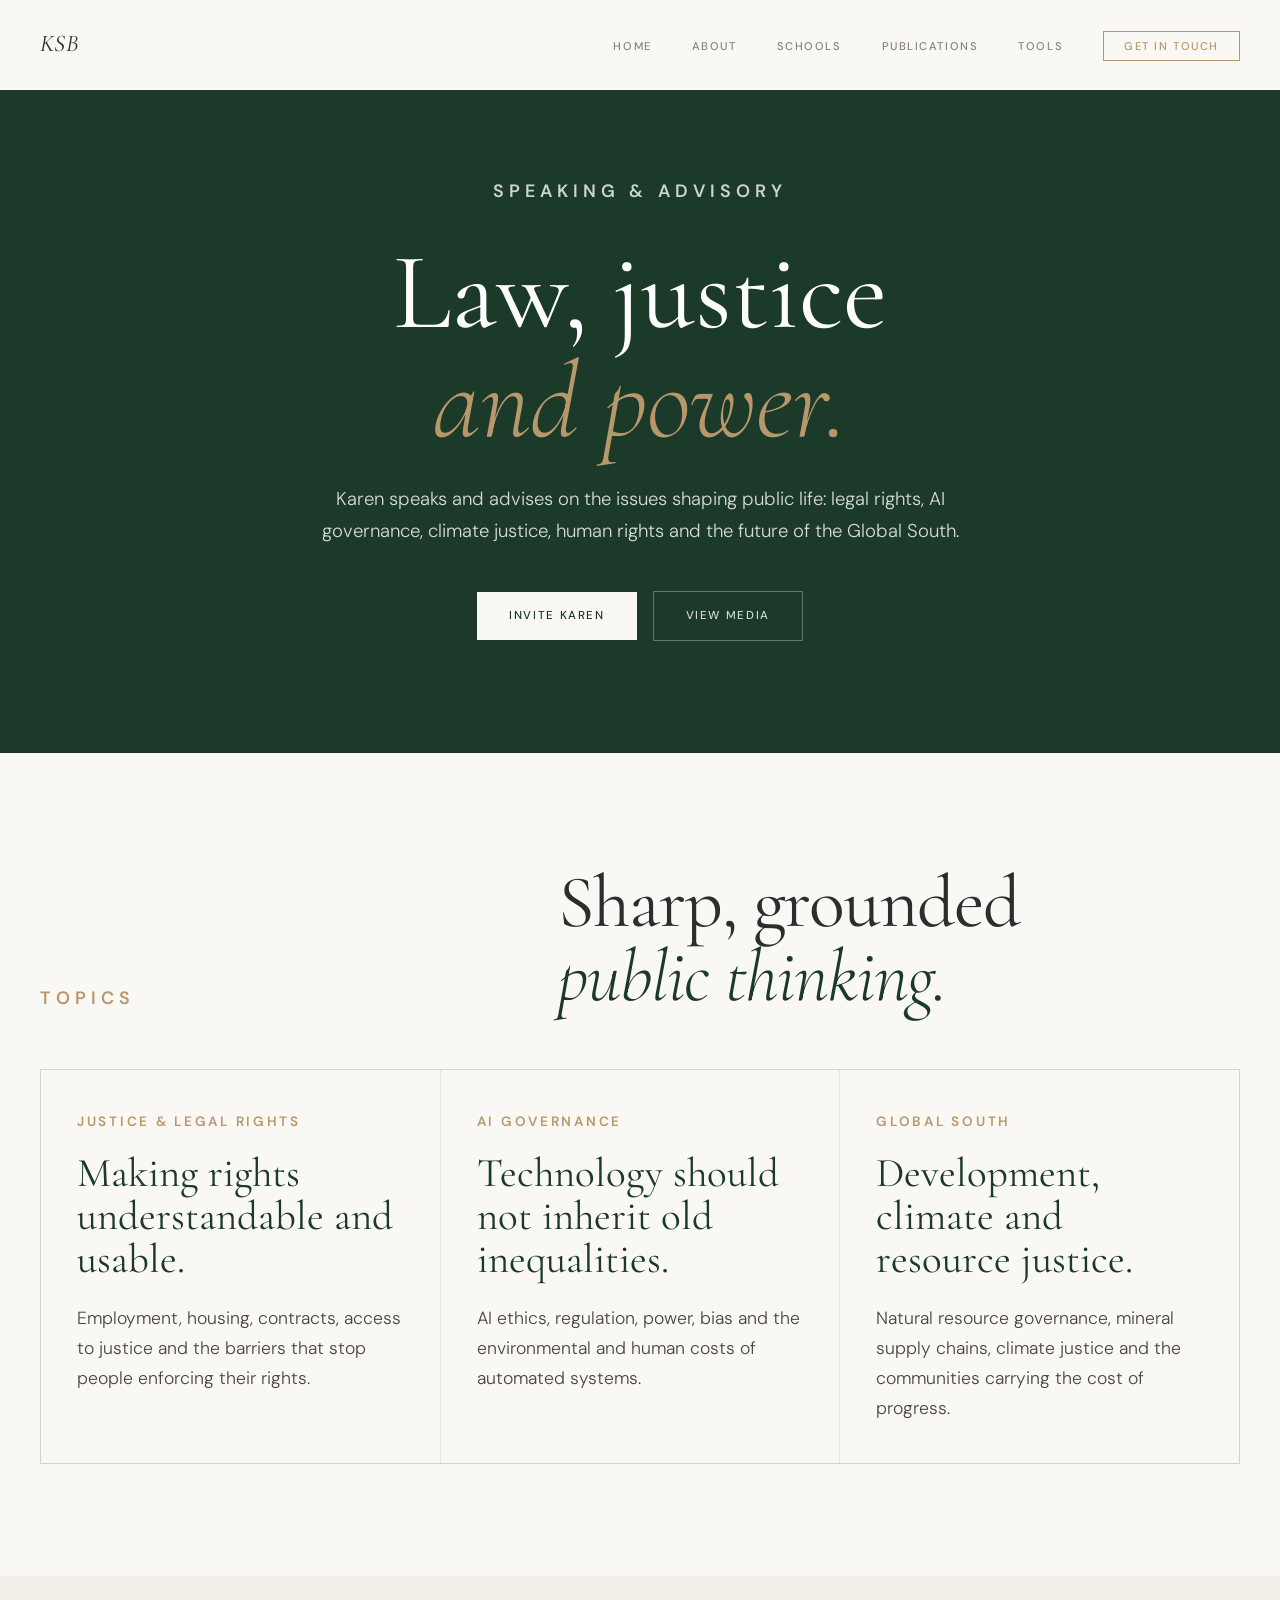
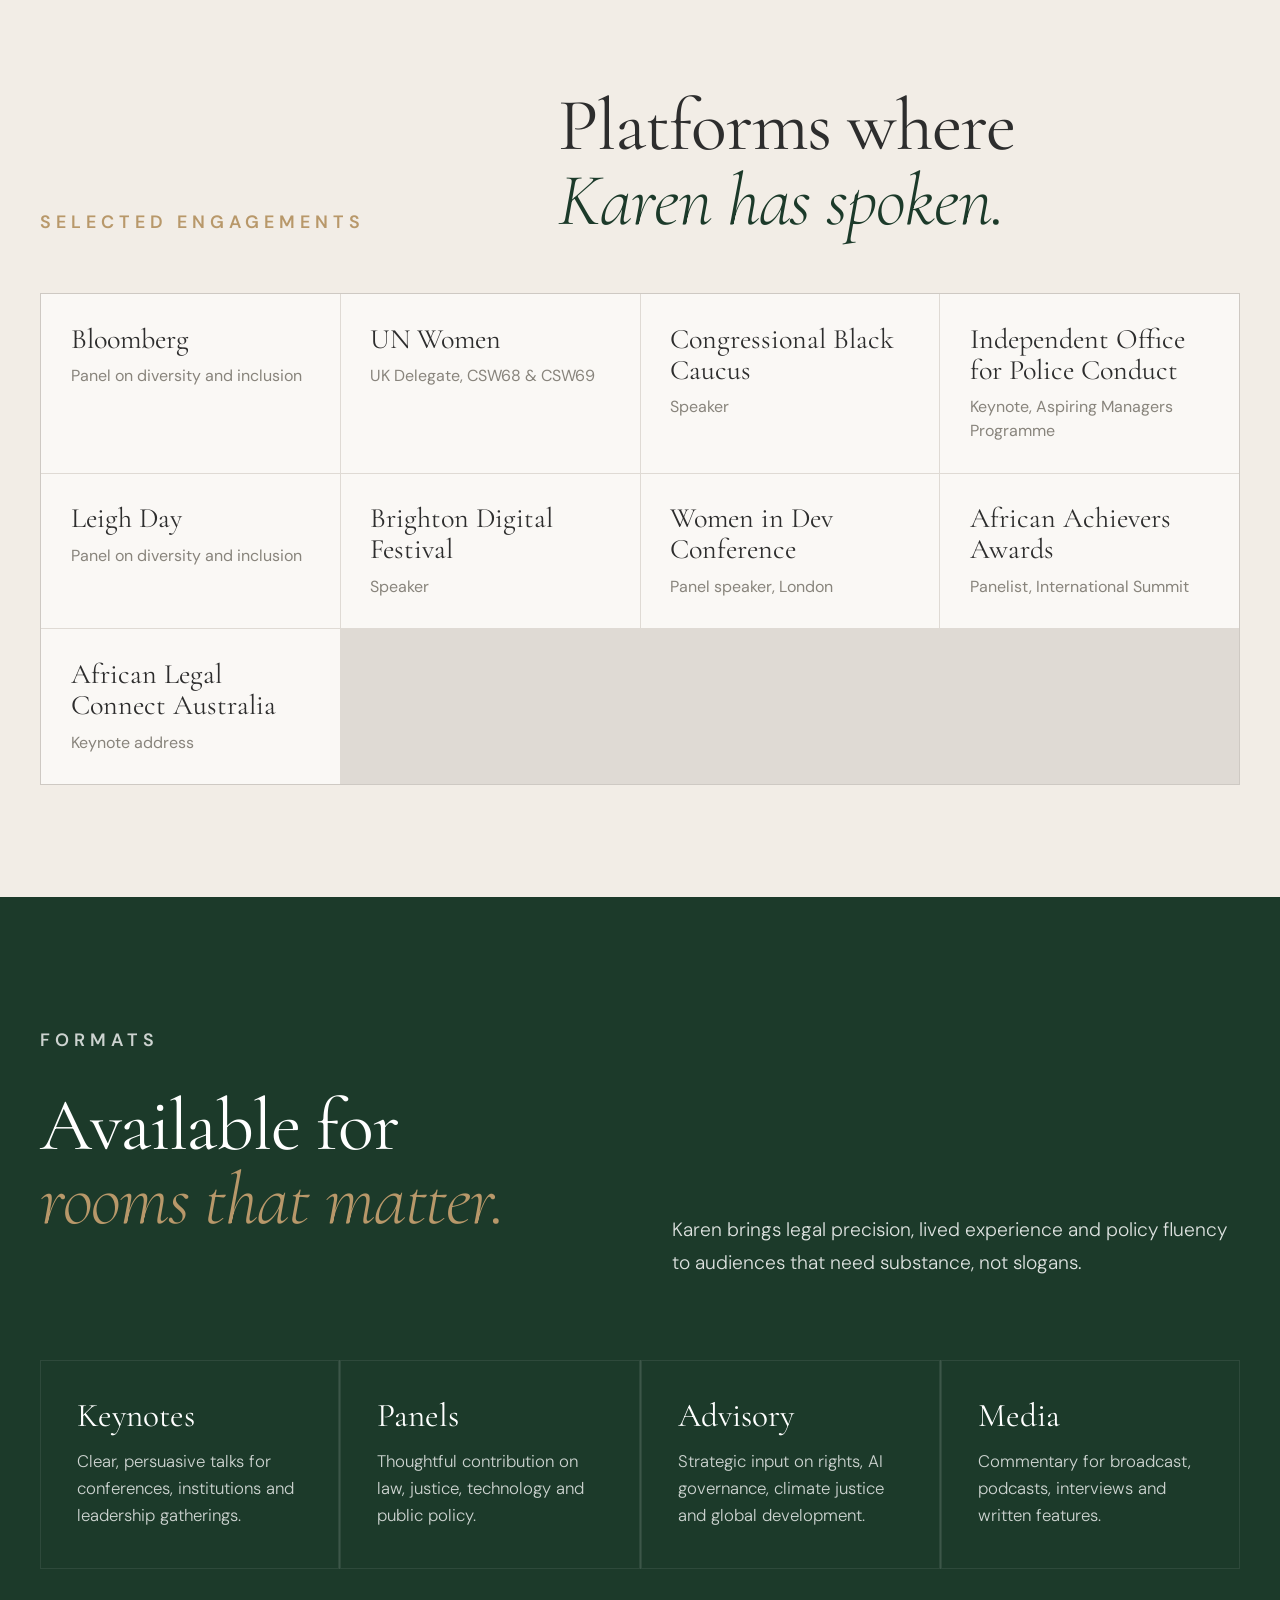
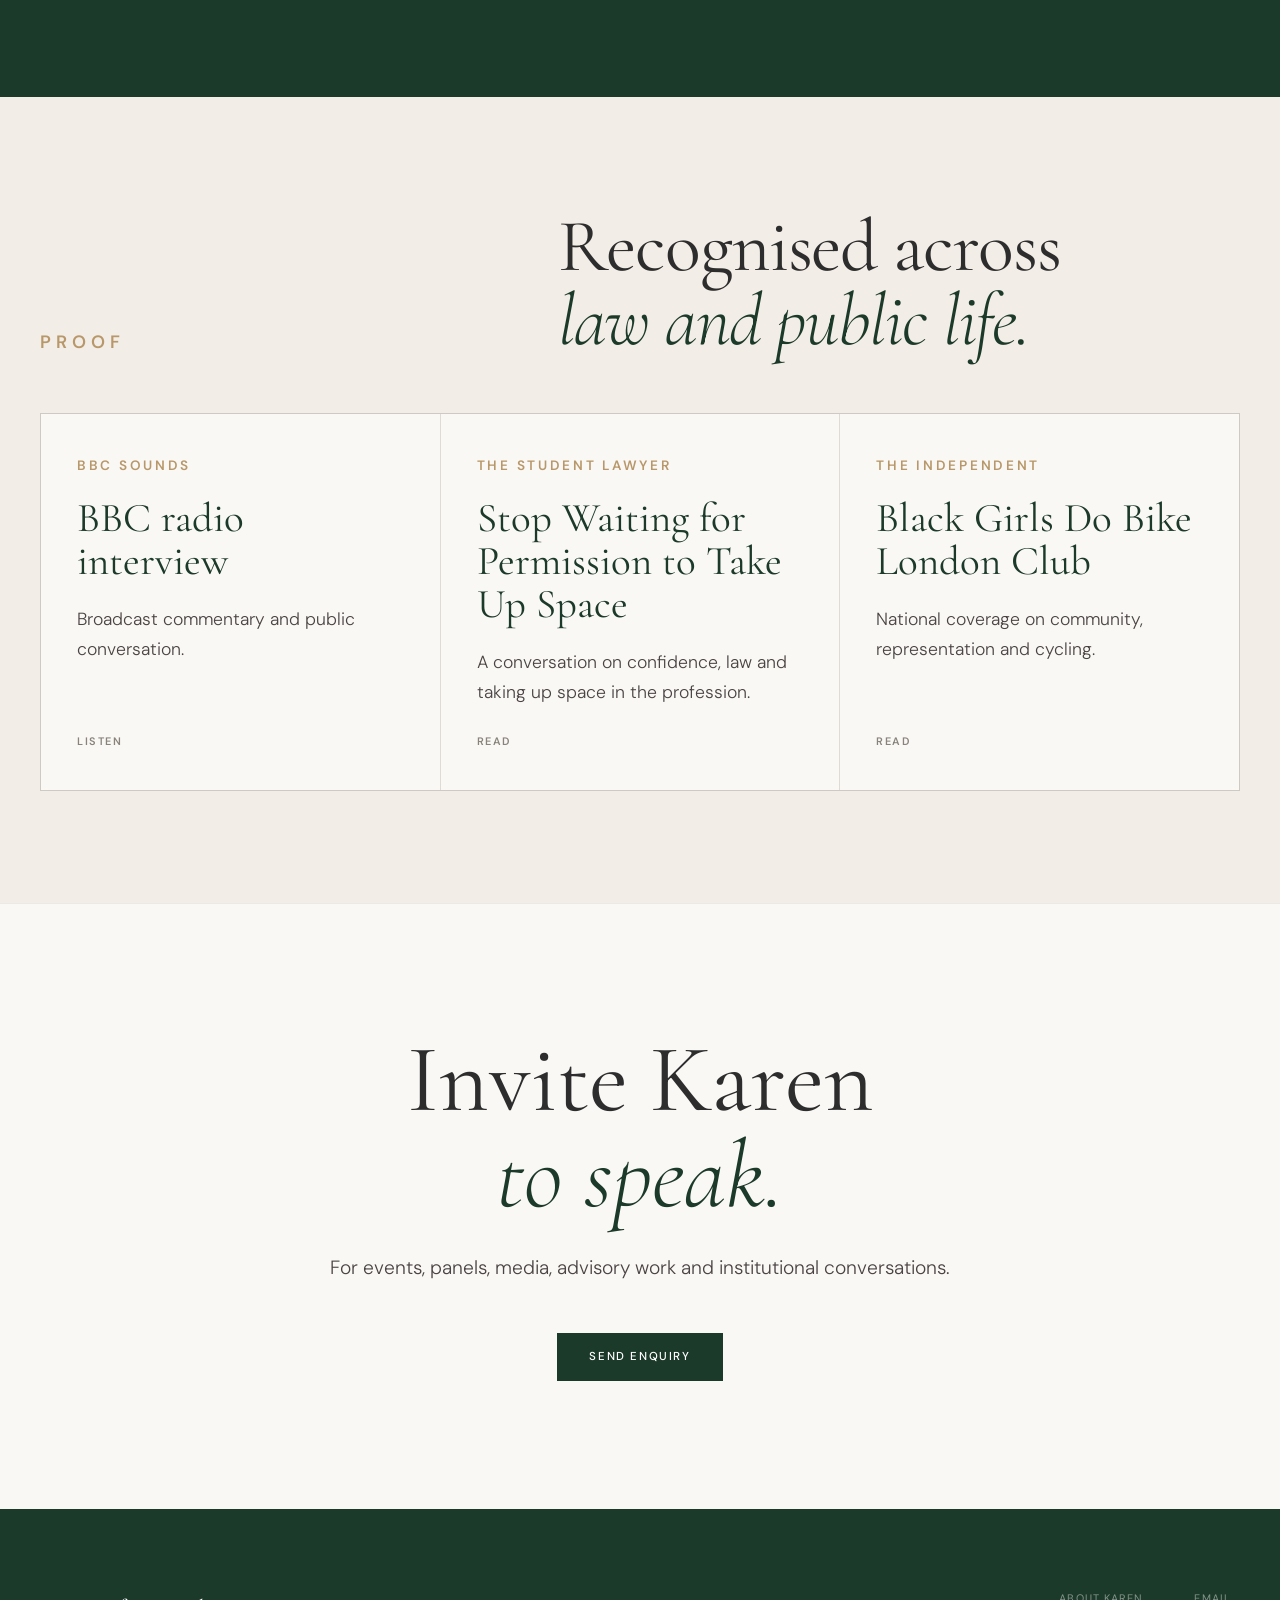
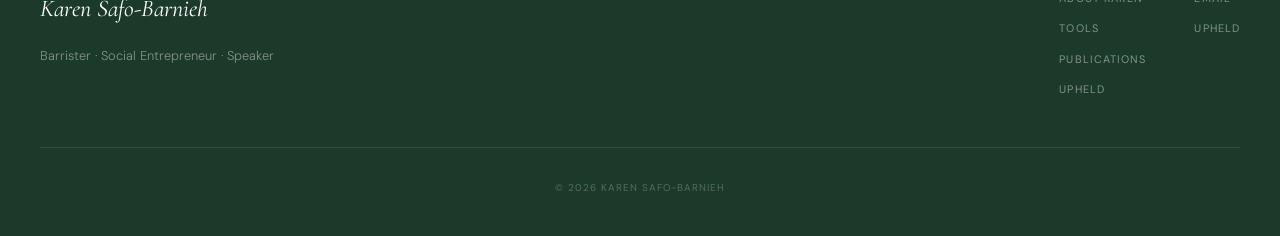
<file: practice.html>
<!DOCTYPE html>
<html lang="en">
<head>
    <meta charset="UTF-8">
    <meta name="viewport" content="width=device-width, initial-scale=1.0">
    <title>Speaking &amp; Advisory | Karen Safo-Barnieh</title>
    <meta name="description" content="Karen Safo-Barnieh is currently taking enquiries for speaking, advisory and consulting work.">
    <meta name="robots" content="noindex, nofollow">
    <meta http-equiv="refresh" content="0; url=/speaking.html">
    <link rel="canonical" href="https://karensafo.com/speaking.html">
    <link rel="preconnect" href="https://fonts.googleapis.com">
    <link rel="preconnect" href="https://fonts.gstatic.com" crossorigin>
    <link href="https://fonts.googleapis.com/css2?family=Cormorant+Garamond:ital,wght@0,300;0,400;0,500;1,300;1,400;1,500&family=DM+Sans:opsz,wght@9..40,300;9..40,400;9..40,500&display=swap" rel="stylesheet">
    <link rel="stylesheet" href="styles.css?v=20260526d">
    <script>
        window.location.replace('/speaking.html');
    </script>
</head>
<body>
    <nav class="nav scrolled" id="nav">
        <div class="nav-inner">
            <a href="/" class="nav-logo">KSB</a>
            <ul class="nav-links" id="navLinks">
                <li><a href="/">Home</a></li>
                <li><a href="/about.html">About</a></li>
                <li><a href="/speaking.html">Speaking</a></li>
                <li><a href="mailto:legal@karensafo.com" class="nav-cta">Get in touch</a></li>
            </ul>
        </div>
    </nav>

    <section class="page-hero">
        <div class="container">
            <span class="section-label light reveal">Speaking &amp; advisory</span>
            <h1 class="page-hero-title reveal">Redirecting<br><em>you.</em></h1>
            <p class="page-hero-sub reveal">Karen is currently taking enquiries for speaking, advisory and consulting work.</p>
            <div class="hero-actions reveal">
                <a href="/speaking.html" class="btn btn-light">Go to speaking</a>
                <a href="mailto:legal@karensafo.com" class="btn btn-outline-light">Email directly</a>
            </div>
        </div>
    </section>

    <script src="script.js?v=20260526b" defer></script>
</body>
</html>
</file>
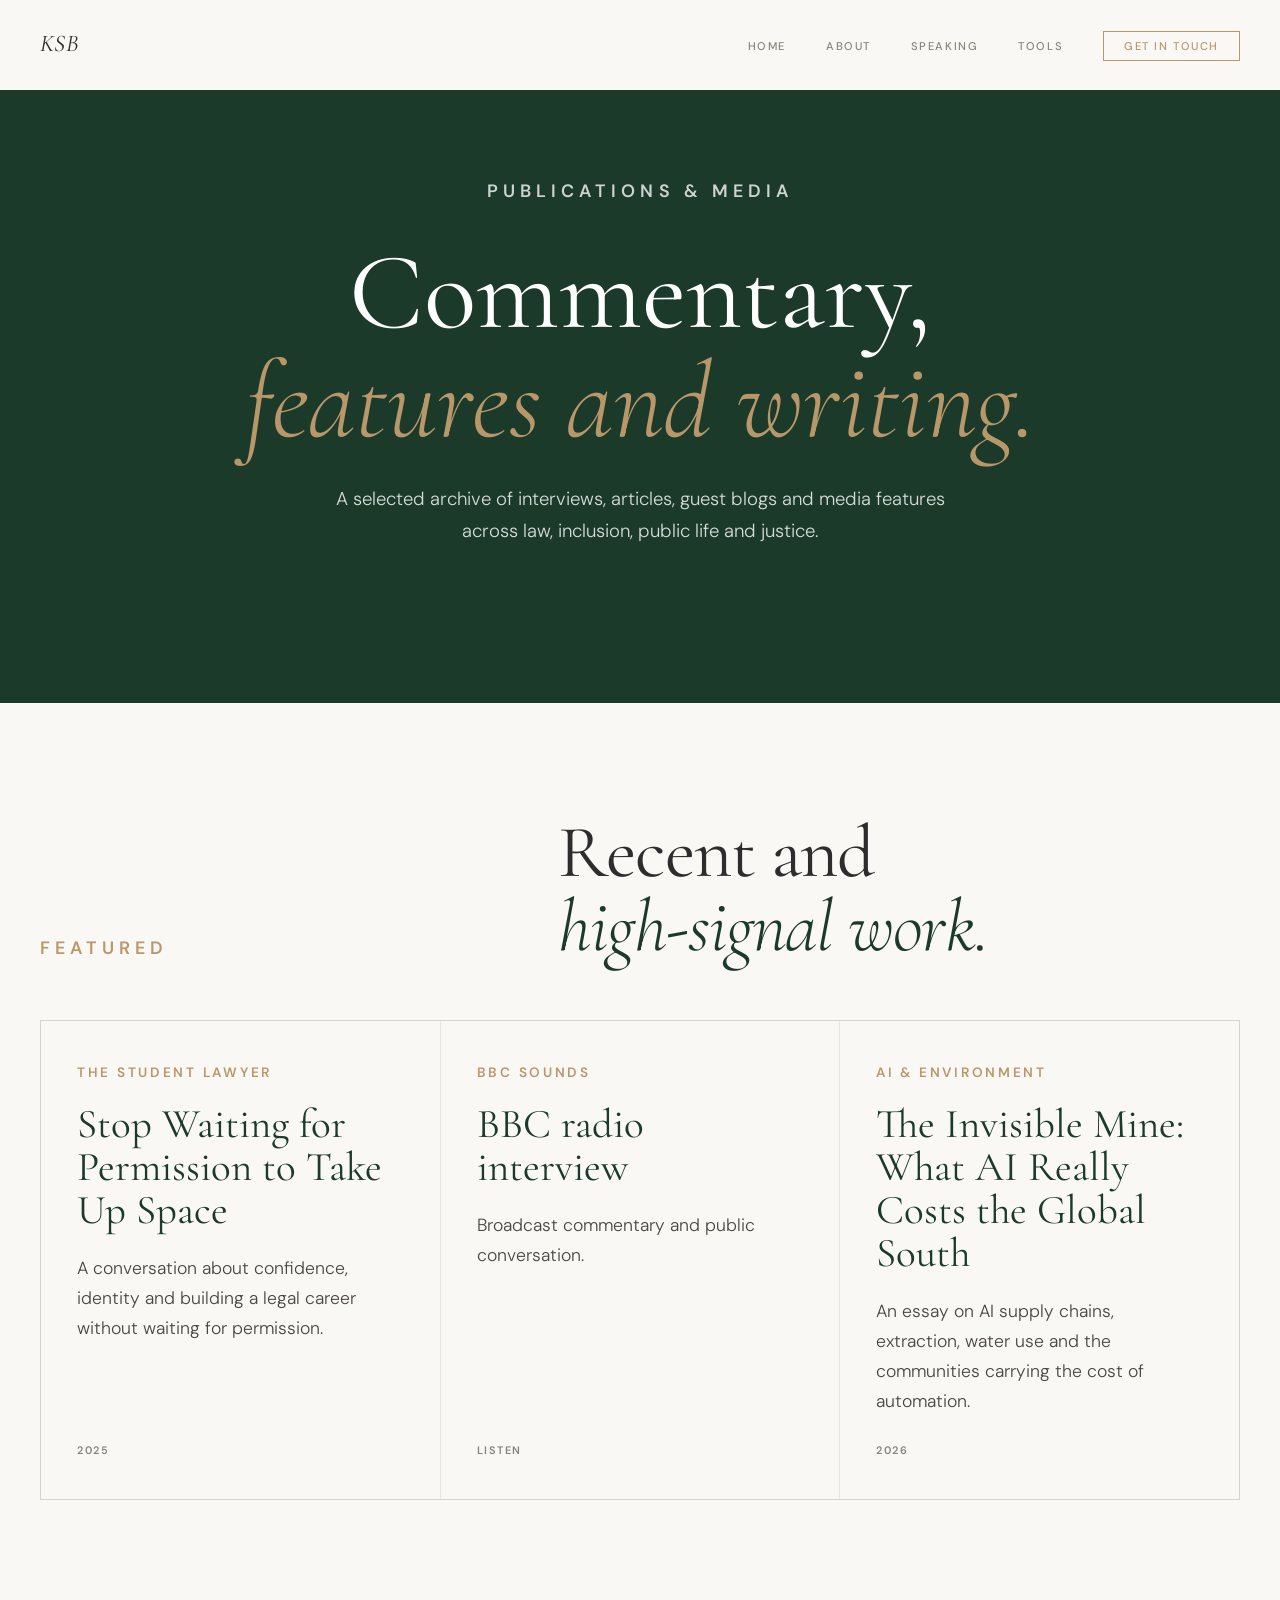
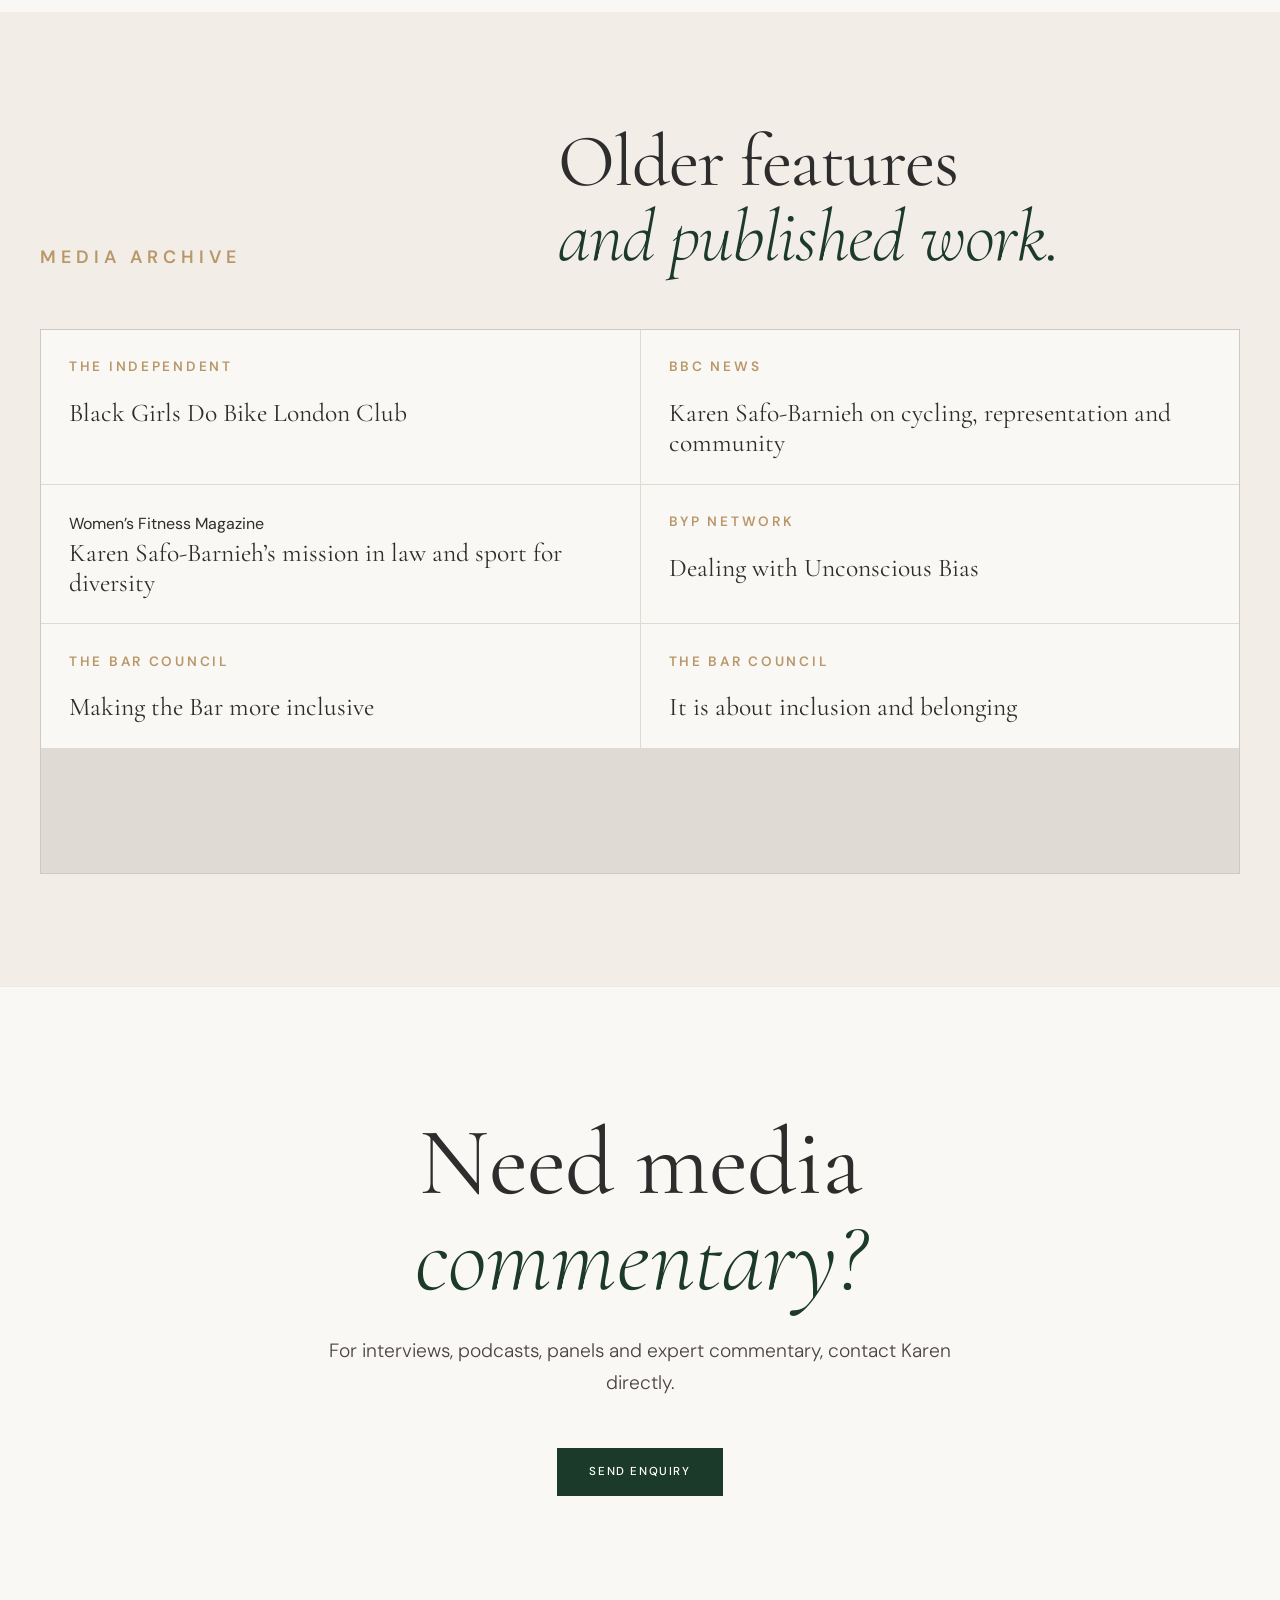
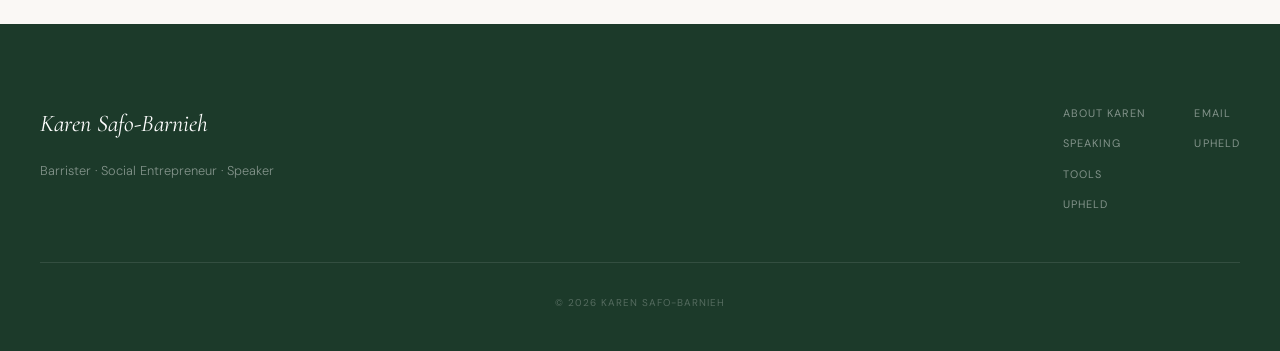
<file: publications.html>
<!DOCTYPE html>
<html lang="en">
<head>
    <meta charset="UTF-8">
    <meta name="viewport" content="width=device-width, initial-scale=1.0">
    <title>Publications &amp; Media | Karen Safo-Barnieh</title>
    <meta name="description" content="Publications, media appearances and commentary by Karen Safo-Barnieh across law, inclusion, human rights, cycling, public life and the Global South.">
    <meta name="keywords" content="Karen Safo-Barnieh publications, Karen Safo media, Karen Safo BBC, Karen Safo Bar Council, Karen Safo Student Lawyer, Karen Safo Independent">
    <meta property="og:type" content="website">
    <meta property="og:title" content="Publications &amp; Media | Karen Safo-Barnieh">
    <meta property="og:description" content="Selected publications, media appearances and commentary by Karen Safo-Barnieh.">
    <meta property="og:image" content="https://karensafo.com/og-image.png">
    <meta property="og:url" content="https://karensafo.com/publications.html">
    <meta property="og:site_name" content="Karen Safo-Barnieh">
    <meta name="twitter:card" content="summary_large_image">
    <meta name="twitter:title" content="Publications &amp; Media | Karen Safo-Barnieh">
    <meta name="twitter:description" content="Selected publications, media appearances and commentary by Karen Safo-Barnieh.">
    <meta name="twitter:image" content="https://karensafo.com/og-image.png">
    <meta name="robots" content="index, follow">
    <link rel="canonical" href="https://karensafo.com/publications.html">
    <meta name="google-site-verification" content="Un0dmISVzgKZt3_MAw0NFcnhSGLqhx4m6o5SgZ92gAA" />
    <link rel="preconnect" href="https://fonts.googleapis.com">
    <link rel="preconnect" href="https://fonts.gstatic.com" crossorigin>
    <link href="https://fonts.googleapis.com/css2?family=Cormorant+Garamond:ital,wght@0,300;0,400;0,500;1,300;1,400;1,500&family=DM+Sans:opsz,wght@9..40,300;9..40,400;9..40,500&display=swap" rel="stylesheet">
    <link rel="stylesheet" href="styles.css?v=20260526d">
</head>
<body>
    <nav class="nav" id="nav">
        <div class="nav-inner">
            <a href="/" class="nav-logo">KSB</a>
            <button class="nav-toggle" id="navToggle" aria-label="Toggle menu"><span></span><span></span></button>
            <ul class="nav-links" id="navLinks">
                <li><a href="/">Home</a></li>
                <li><a href="/about.html">About</a></li>
                <li><a href="/speaking.html">Speaking</a></li>
                <li><a href="/tools.html">Tools</a></li>
                <li><a href="mailto:legal@karensafo.com" class="nav-cta">Get in touch</a></li>
            </ul>
        </div>
    </nav>

    <section class="page-hero">
        <div class="container">
            <span class="section-label light reveal">Publications &amp; media</span>
            <h1 class="page-hero-title reveal">Commentary,<br><em>features and writing.</em></h1>
            <p class="page-hero-sub reveal">A selected archive of interviews, articles, guest blogs and media features across law, inclusion, public life and justice.</p>
        </div>
    </section>

    <section class="feature-band">
        <div class="container">
            <div class="split-intro">
                <span class="section-label reveal">Featured</span>
                <h2 class="section-heading reveal">Recent and<br><em>high-signal work.</em></h2>
            </div>
            <div class="publication-grid">
                <a class="publication-card reveal" href="https://thestudentlawyer.com/2025/03/03/stop-waiting-for-permission-to-take-up-space-a-conversation-with-karen-safo-barnieh-olutogun/" target="_blank" rel="noopener">
                    <span>The Student Lawyer</span>
                    <h3>Stop Waiting for Permission to Take Up Space</h3>
                    <p>A conversation about confidence, identity and building a legal career without waiting for permission.</p>
                    <em>2025</em>
                </a>
                <a class="publication-card reveal" href="https://www.bbc.co.uk/sounds/play/p0m4yv3p" target="_blank" rel="noopener">
                    <span>BBC Sounds</span>
                    <h3>BBC radio interview</h3>
                    <p>Broadcast commentary and public conversation.</p>
                    <em>Listen</em>
                </a>
                <a class="publication-card reveal" href="blog/the-invisible-mine.html">
                    <span>AI &amp; Environment</span>
                    <h3>The Invisible Mine: What AI Really Costs the Global South</h3>
                    <p>An essay on AI supply chains, extraction, water use and the communities carrying the cost of automation.</p>
                    <em>2026</em>
                </a>
            </div>
        </div>
    </section>

    <section class="feature-band alt">
        <div class="container">
            <div class="split-intro">
                <span class="section-label reveal">Media archive</span>
                <h2 class="section-heading reveal">Older features<br><em>and published work.</em></h2>
            </div>
            <div class="archive-list">
                <a class="archive-link reveal" href="https://www.independent.co.uk/life-style/black-girls-do-bike-london-club-b1899497.html" target="_blank" rel="noopener">
                    <span>The Independent</span>
                    <strong>Black Girls Do Bike London Club</strong>
                </a>
                <a class="archive-link reveal" href="https://www.bbc.co.uk/news/av/uk-58120398" target="_blank" rel="noopener">
                    <span>BBC News</span>
                    <strong>Karen Safo-Barnieh on cycling, representation and community</strong>
                </a>
                <div class="archive-item reveal">
                    <span>Women&rsquo;s Fitness Magazine</span>
                    <strong>Karen Safo-Barnieh&rsquo;s mission in law and sport for diversity</strong>
                </div>
                <a class="archive-link reveal" href="https://byp.network/dealing-with-unconscious-bias-karen-safo-barnieh/" target="_blank" rel="noopener">
                    <span>BYP Network</span>
                    <strong>Dealing with Unconscious Bias</strong>
                </a>
                <a class="archive-link reveal" href="https://www.barcouncil.org.uk/resource/guest-blog-karen-safo-on-making-the-bar-more-inclusive.html" target="_blank" rel="noopener">
                    <span>The Bar Council</span>
                    <strong>Making the Bar more inclusive</strong>
                </a>
                <a class="archive-link reveal" href="https://www.barcouncil.org.uk/resource/black-history-month-blog-it-is-about-inclusion-and-belonging.html" target="_blank" rel="noopener">
                    <span>The Bar Council</span>
                    <strong>It is about inclusion and belonging</strong>
                </a>
                <a class="archive-link reveal" href="http://www.cbcfinc.org/thevillage/2013/05/06/the-meaning-of-memorial-day/" target="_blank" rel="noopener">
                    <span>Congressional Black Caucus Foundation</span>
                    <strong>The Meaning of Memorial Day</strong>
                </a>
                <a class="archive-link reveal" href="http://www.cbcfinc.org/thevillage/2013/02/11/is-black-history-month-history/" target="_blank" rel="noopener">
                    <span>Congressional Black Caucus Foundation</span>
                    <strong>Is Black History Month History?</strong>
                </a>
            </div>
        </div>
    </section>

    <section class="cta">
        <div class="container">
            <h2 class="cta-heading reveal">Need media<br><em>commentary?</em></h2>
            <p class="cta-text reveal">For interviews, podcasts, panels and expert commentary, contact Karen directly.</p>
            <a href="mailto:legal@karensafo.com?subject=Media%20or%20publication%20enquiry" class="btn btn-primary reveal">Send enquiry</a>
        </div>
    </section>

    <footer class="footer">
        <div class="container">
            <div class="footer-inner">
                <div class="footer-brand">
                    <a href="/" class="footer-logo">Karen Safo-Barnieh</a>
                    <p class="footer-tagline">Barrister &middot; Social Entrepreneur &middot; Speaker</p>
                </div>
                <nav class="footer-nav">
                    <div class="footer-col">
                        <a href="/about.html">About Karen</a>
                        <a href="/speaking.html">Speaking</a>
                        <a href="/tools.html">Tools</a>
                        <a href="https://upheld.co.uk" target="_blank" rel="noopener">Upheld</a>
                    </div>
                    <div class="footer-col">
                        <a href="mailto:legal@karensafo.com">Email</a>
                        <a href="https://upheld.co.uk" target="_blank" rel="noopener">Upheld</a>
                    </div>
                </nav>
            </div>
            <div class="footer-bottom"><p>&copy; 2026 Karen Safo-Barnieh</p></div>
        </div>
    </footer>
    <script src="script.js?v=20260526b" defer></script>
</body>
</html>
</file>
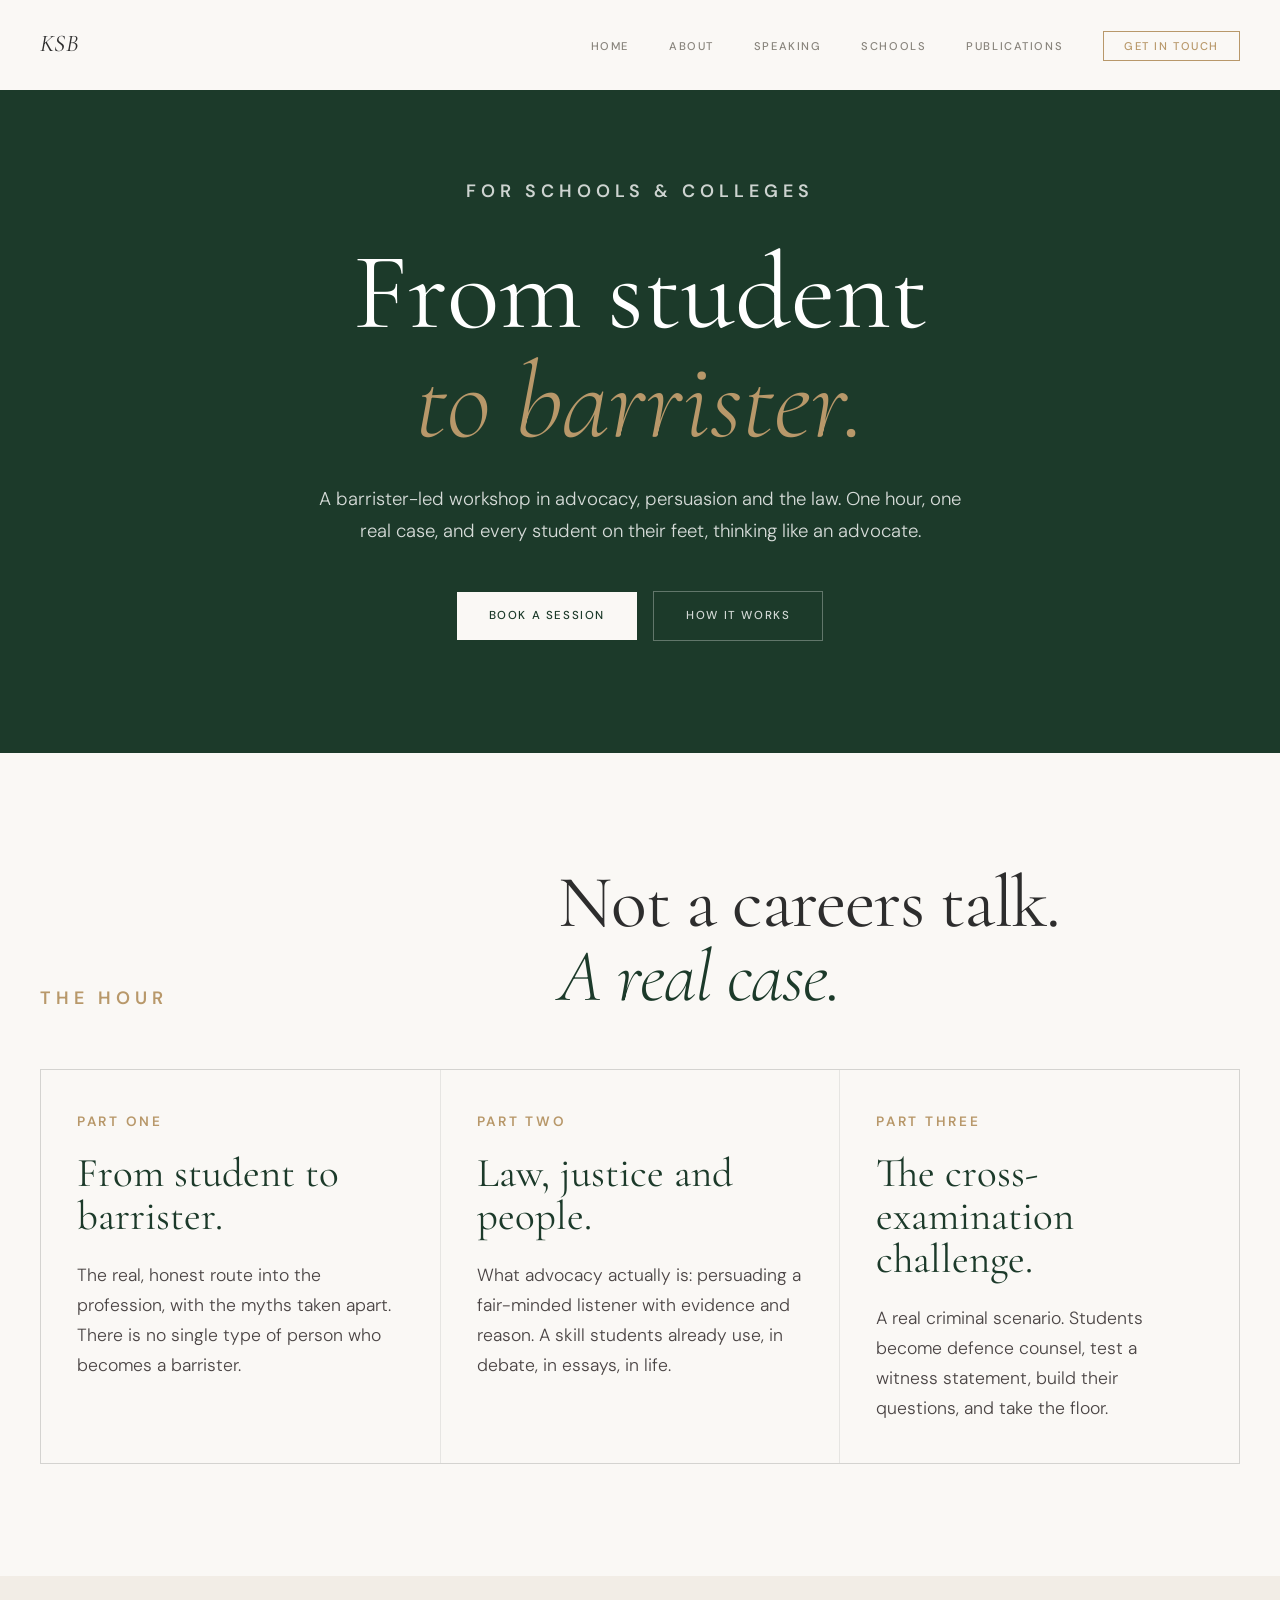
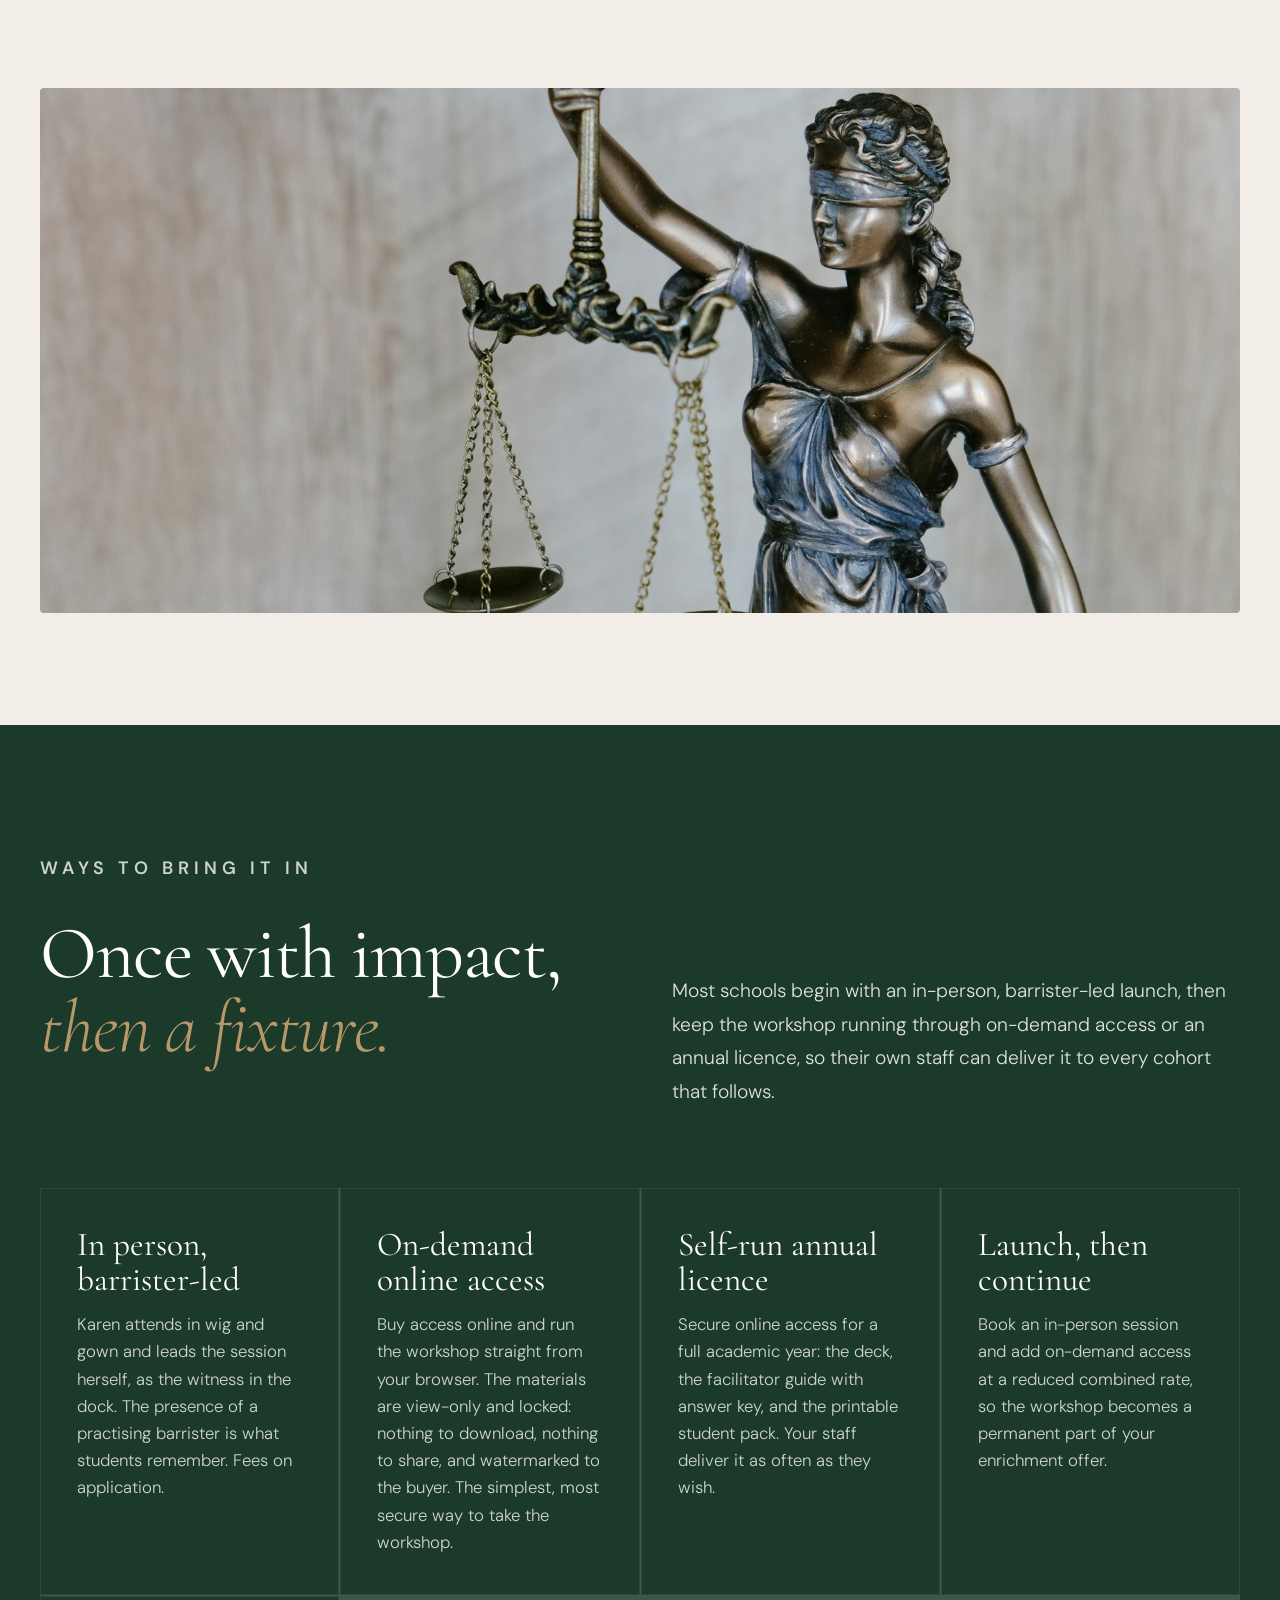
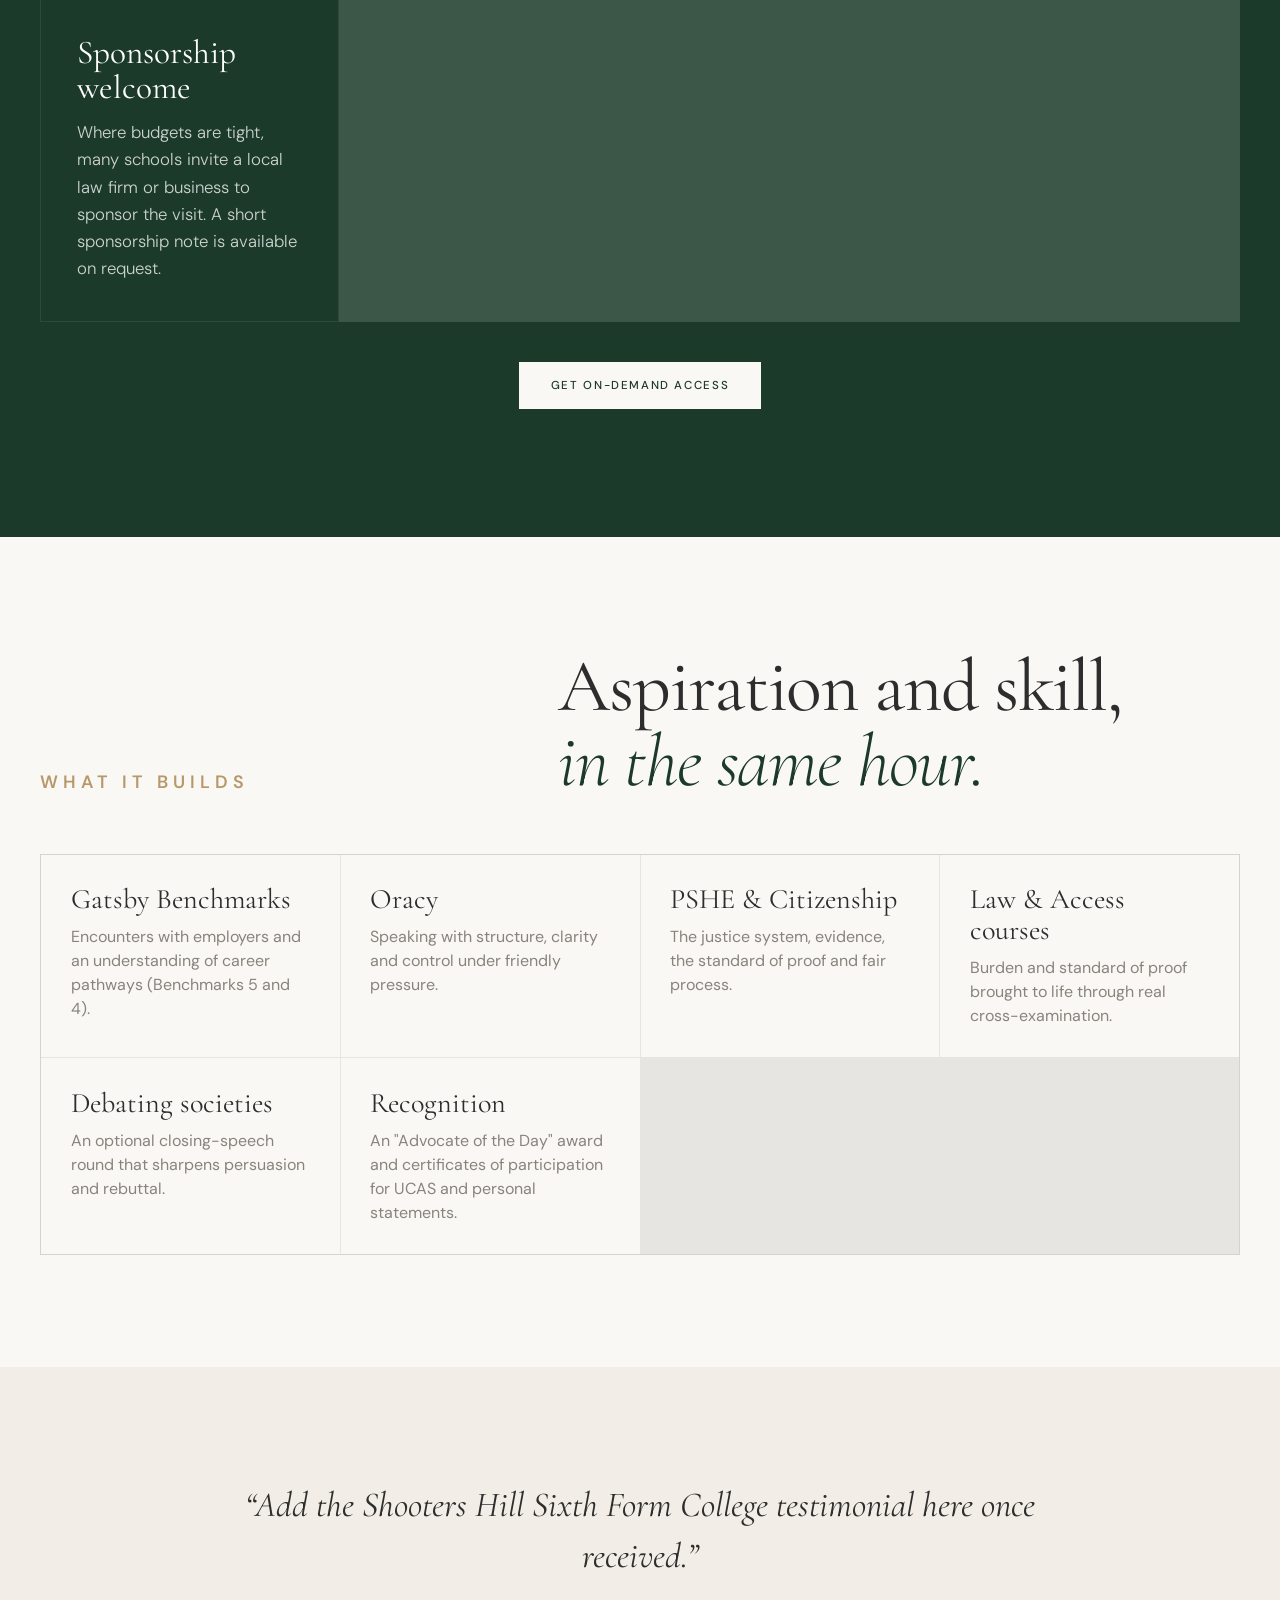
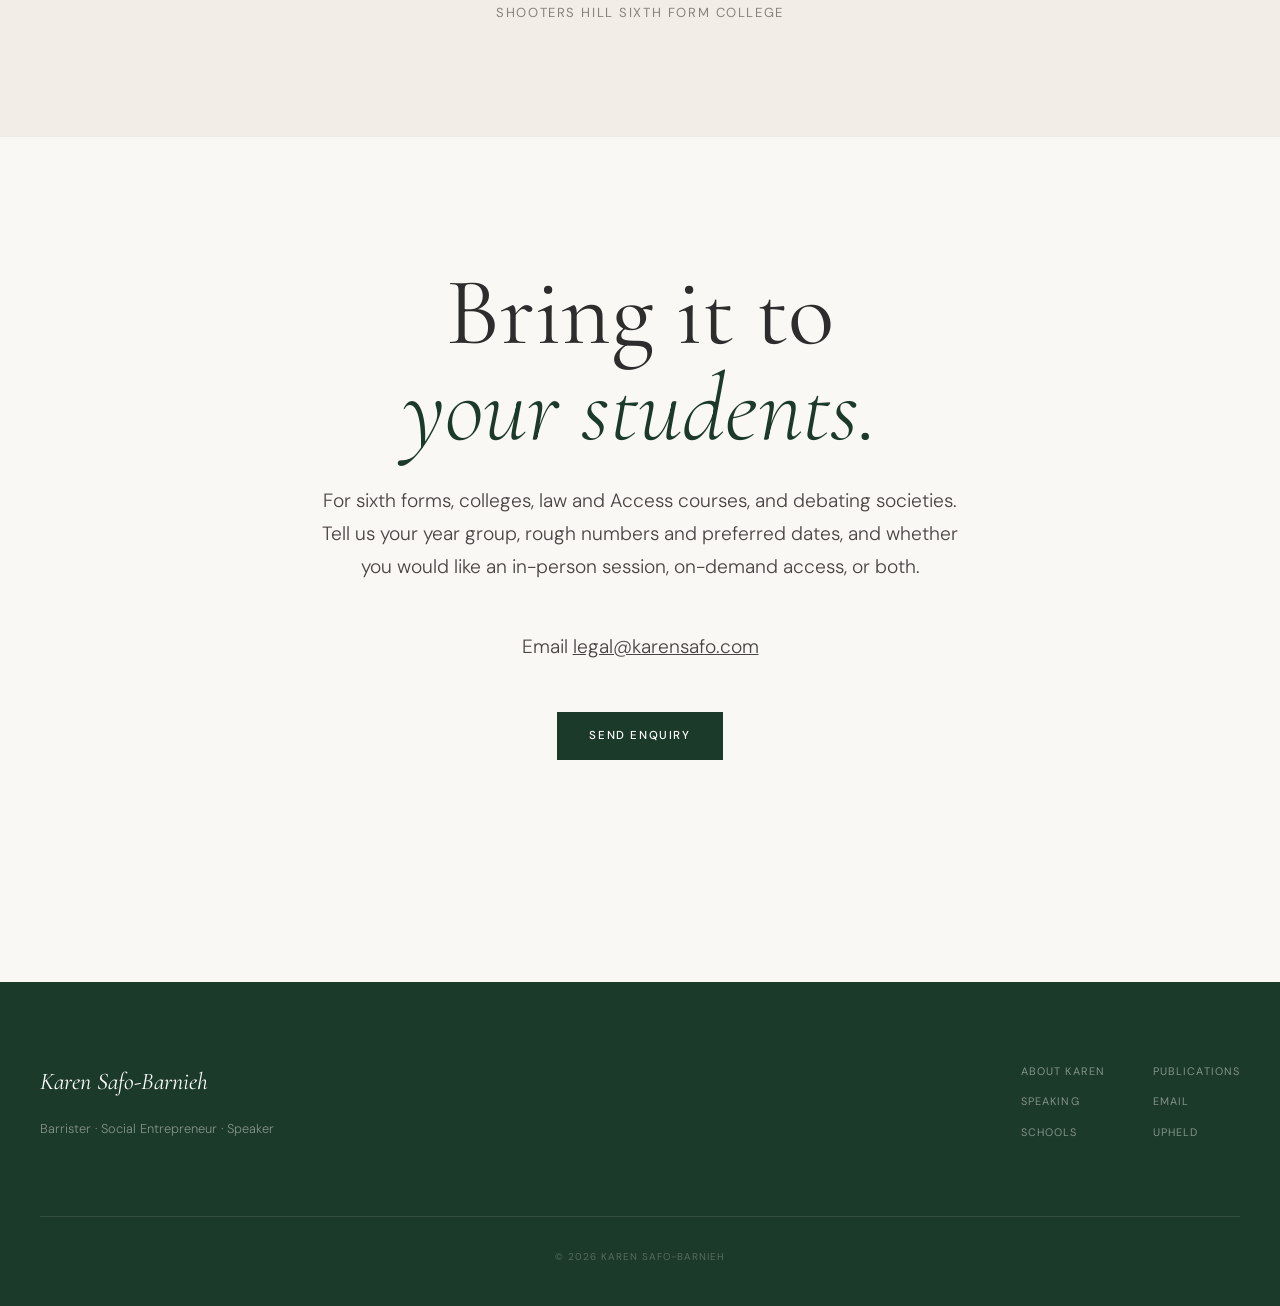
<file: schools.html>
<!DOCTYPE html>
<html lang="en">
<head>
    <meta charset="UTF-8">
    <meta name="viewport" content="width=device-width, initial-scale=1.0">
    <title>From Student to Barrister | Schools &amp; Colleges | Karen Safo-Barnieh</title>
    <meta name="description" content="From Student to Barrister: a barrister-led advocacy and aspiration workshop for sixth forms, colleges and debating societies. One hour, one real case, every student on their feet. In person or self-run licence.">
    <meta name="keywords" content="barrister workshop schools, law workshop sixth form, advocacy workshop, mock trial workshop, debating workshop, aspiring lawyers, cross-examination workshop, careers in law, Karen Safo-Barnieh">
    <meta property="og:type" content="website">
    <meta property="og:title" content="From Student to Barrister | Schools &amp; Colleges">
    <meta property="og:description" content="A barrister-led advocacy and aspiration workshop for sixth forms, colleges and debating societies. In person or self-run licence.">
    <meta property="og:image" content="https://karensafo.com/og-image.png">
    <meta property="og:url" content="https://karensafo.com/schools.html">
    <meta property="og:site_name" content="Karen Safo-Barnieh">
    <meta name="twitter:card" content="summary_large_image">
    <meta name="twitter:title" content="From Student to Barrister | Schools &amp; Colleges">
    <meta name="twitter:description" content="A barrister-led advocacy and aspiration workshop for sixth forms, colleges and debating societies.">
    <meta name="twitter:image" content="https://karensafo.com/og-image.png">
    <meta name="robots" content="index, follow">
    <link rel="canonical" href="https://karensafo.com/schools.html">
    <link rel="preconnect" href="https://fonts.googleapis.com">
    <link rel="preconnect" href="https://fonts.gstatic.com" crossorigin>
    <link href="https://fonts.googleapis.com/css2?family=Cormorant+Garamond:ital,wght@0,300;0,400;0,500;1,300;1,400;1,500&family=DM+Sans:opsz,wght@9..40,300;9..40,400;9..40,500&display=swap" rel="stylesheet">
    <link rel="stylesheet" href="styles.css?v=20260607a">
</head>
<body>
    <nav class="nav" id="nav">
        <div class="nav-inner">
            <a href="/" class="nav-logo">KSB</a>
            <button class="nav-toggle" id="navToggle" aria-label="Toggle menu"><span></span><span></span></button>
            <ul class="nav-links" id="navLinks">
                <li><a href="/">Home</a></li>
                <li><a href="/about.html">About</a></li>
                <li><a href="/speaking.html">Speaking</a></li>
                <li><a href="/schools.html">Schools</a></li>
                <li><a href="/publications.html">Publications</a></li>
                <li><a href="mailto:legal@karensafo.com" class="nav-cta">Get in touch</a></li>
            </ul>
        </div>
    </nav>

    <section class="page-hero">
        <div class="container">
            <span class="section-label light reveal">For schools &amp; colleges</span>
            <h1 class="page-hero-title reveal">From student<br><em>to barrister.</em></h1>
            <p class="page-hero-sub reveal">A barrister-led workshop in advocacy, persuasion and the law. One hour, one real case, and every student on their feet, thinking like an advocate.</p>
            <div class="hero-actions reveal">
                <a href="#contact" class="btn btn-light">Book a session</a>
                <a href="#how" class="btn btn-outline-light">How it works</a>
            </div>
        </div>
    </section>

    <section class="feature-band" id="how">
        <div class="container">
            <div class="split-intro">
                <span class="section-label reveal">The hour</span>
                <h2 class="section-heading reveal">Not a careers talk.<br><em>A real case.</em></h2>
            </div>
            <div class="topic-grid">
                <div class="topic-card reveal">
                    <span>Part one</span>
                    <h3>From student to barrister.</h3>
                    <p>The real, honest route into the profession, with the myths taken apart. There is no single type of person who becomes a barrister.</p>
                </div>
                <div class="topic-card reveal">
                    <span>Part two</span>
                    <h3>Law, justice and people.</h3>
                    <p>What advocacy actually is: persuading a fair-minded listener with evidence and reason. A skill students already use, in debate, in essays, in life.</p>
                </div>
                <div class="topic-card reveal">
                    <span>Part three</span>
                    <h3>The cross-examination challenge.</h3>
                    <p>A real criminal scenario. Students become defence counsel, test a witness statement, build their questions, and take the floor.</p>
                </div>
            </div>
        </div>
    </section>

    <section class="feature-band alt">
        <div class="container">
            <figure class="schools-figure reveal">
                <img src="schools-justice.jpg" alt="A statue of Lady Justice holding the scales" loading="lazy">
            </figure>
        </div>
    </section>

    <section class="advisory">
        <div class="container">
            <div class="advisory-header">
                <div>
                    <span class="section-label light reveal">Ways to bring it in</span>
                    <h2 class="section-heading light reveal">Once with impact,<br><em>then a fixture.</em></h2>
                </div>
                <p class="advisory-intro reveal">Most schools begin with an in-person, barrister-led launch, then keep the workshop running through on-demand access or an annual licence, so their own staff can deliver it to every cohort that follows.</p>
            </div>
            <div class="format-list">
                <div class="format-item reveal"><strong>In person, barrister-led</strong><span>Karen attends in wig and gown and leads the session herself, as the witness in the dock. The presence of a practising barrister is what students remember. Fees on application.</span></div>
                <div class="format-item reveal"><strong>On-demand online access</strong><span>Buy access online and run the workshop straight from your browser. The materials are view-only and locked: nothing to download, nothing to share, and watermarked to the buyer. The simplest, most secure way to take the workshop.</span></div>
                <div class="format-item reveal"><strong>Self-run annual licence</strong><span>Secure online access for a full academic year: the deck, the facilitator guide with answer key, and the printable student pack. Your staff deliver it as often as they wish.</span></div>
                <div class="format-item reveal"><strong>Launch, then continue</strong><span>Book an in-person session and add on-demand access at a reduced combined rate, so the workshop becomes a permanent part of your enrichment offer.</span></div>
                <div class="format-item reveal"><strong>Sponsorship welcome</strong><span>Where budgets are tight, many schools invite a local law firm or business to sponsor the visit. A short sponsorship note is available on request.</span></div>
            </div>
            <div class="hero-actions reveal" style="margin-top:2.5rem;">
                <a href="#contact" class="btn btn-light" id="buyAccessBtn">Get on-demand access</a>
            </div>
        </div>
    </section>

    <section class="feature-band">
        <div class="container">
            <div class="split-intro">
                <span class="section-label reveal">What it builds</span>
                <h2 class="section-heading reveal">Aspiration and skill,<br><em>in the same hour.</em></h2>
            </div>
            <div class="engagements-grid">
                <div class="engagement-item reveal"><strong>Gatsby Benchmarks</strong><span>Encounters with employers and an understanding of career pathways (Benchmarks 5 and 4).</span></div>
                <div class="engagement-item reveal"><strong>Oracy</strong><span>Speaking with structure, clarity and control under friendly pressure.</span></div>
                <div class="engagement-item reveal"><strong>PSHE &amp; Citizenship</strong><span>The justice system, evidence, the standard of proof and fair process.</span></div>
                <div class="engagement-item reveal"><strong>Law &amp; Access courses</strong><span>Burden and standard of proof brought to life through real cross-examination.</span></div>
                <div class="engagement-item reveal"><strong>Debating societies</strong><span>An optional closing-speech round that sharpens persuasion and rebuttal.</span></div>
                <div class="engagement-item reveal"><strong>Recognition</strong><span>An "Advocate of the Day" award and certificates of participation for UCAS and personal statements.</span></div>
            </div>
        </div>
    </section>

    <section class="feature-band alt quote-band">
        <div class="container">
            <blockquote class="reveal">&ldquo;Add the Shooters Hill Sixth Form College testimonial here once received.&rdquo;</blockquote>
            <cite class="reveal">Shooters Hill Sixth Form College</cite>
        </div>
    </section>

    <section class="cta" id="contact">
        <div class="container">
            <h2 class="cta-heading reveal">Bring it to<br><em>your students.</em></h2>
            <p class="cta-text reveal">For sixth forms, colleges, law and Access courses, and debating societies. Tell us your year group, rough numbers and preferred dates, and whether you would like an in-person session, on-demand access, or both.</p>
            <p class="cta-text reveal">Email <a href="mailto:legal@karensafo.com?subject=From%20Student%20to%20Barrister%20enquiry" style="text-decoration:underline;">legal@karensafo.com</a></p>
            <a href="mailto:legal@karensafo.com?subject=From%20Student%20to%20Barrister%20enquiry&amp;body=School%2Fcollege%3A%0AYear%20group%3A%0AApproximate%20numbers%3A%0APreferred%20dates%3A%0AIn%20person%2C%20on-demand%2C%20or%20both%3A" class="btn btn-primary reveal" id="enquiryBtn">Send enquiry</a>
            <p class="cta-text reveal" id="enquiryNote" style="min-height:1.4em; margin-top:1.2rem;"></p>
        </div>
    </section>
    <script>
    (function(){
        var b=document.getElementById('enquiryBtn'), n=document.getElementById('enquiryNote');
        if(!b) return;
        b.addEventListener('click', function(){
            try{ if(navigator.clipboard){ navigator.clipboard.writeText('legal@karensafo.com'); } }catch(e){}
            if(n){ n.innerHTML='Opening your email app&hellip; if nothing happens, email <strong>legal@karensafo.com</strong> (we have copied the address to your clipboard).'; }
        });
    })();
    </script>

    <footer class="footer">
        <div class="container">
            <div class="footer-inner">
                <div class="footer-brand">
                    <a href="/" class="footer-logo">Karen Safo-Barnieh</a>
                    <p class="footer-tagline">Barrister &middot; Social Entrepreneur &middot; Speaker</p>
                </div>
                <nav class="footer-nav">
                    <div class="footer-col">
                        <a href="/about.html">About Karen</a>
                        <a href="/speaking.html">Speaking</a>
                        <a href="/schools.html">Schools</a>
                    </div>
                    <div class="footer-col">
                        <a href="/publications.html">Publications</a>
                        <a href="mailto:legal@karensafo.com">Email</a>
                        <a href="https://upheld.co.uk" target="_blank" rel="noopener">Upheld</a>
                    </div>
                </nav>
            </div>
            <div class="footer-bottom"><p>&copy; 2026 Karen Safo-Barnieh</p></div>
        </div>
    </footer>
    <script src="script.js?v=20260526b" defer></script>
</body>
</html>
</file>
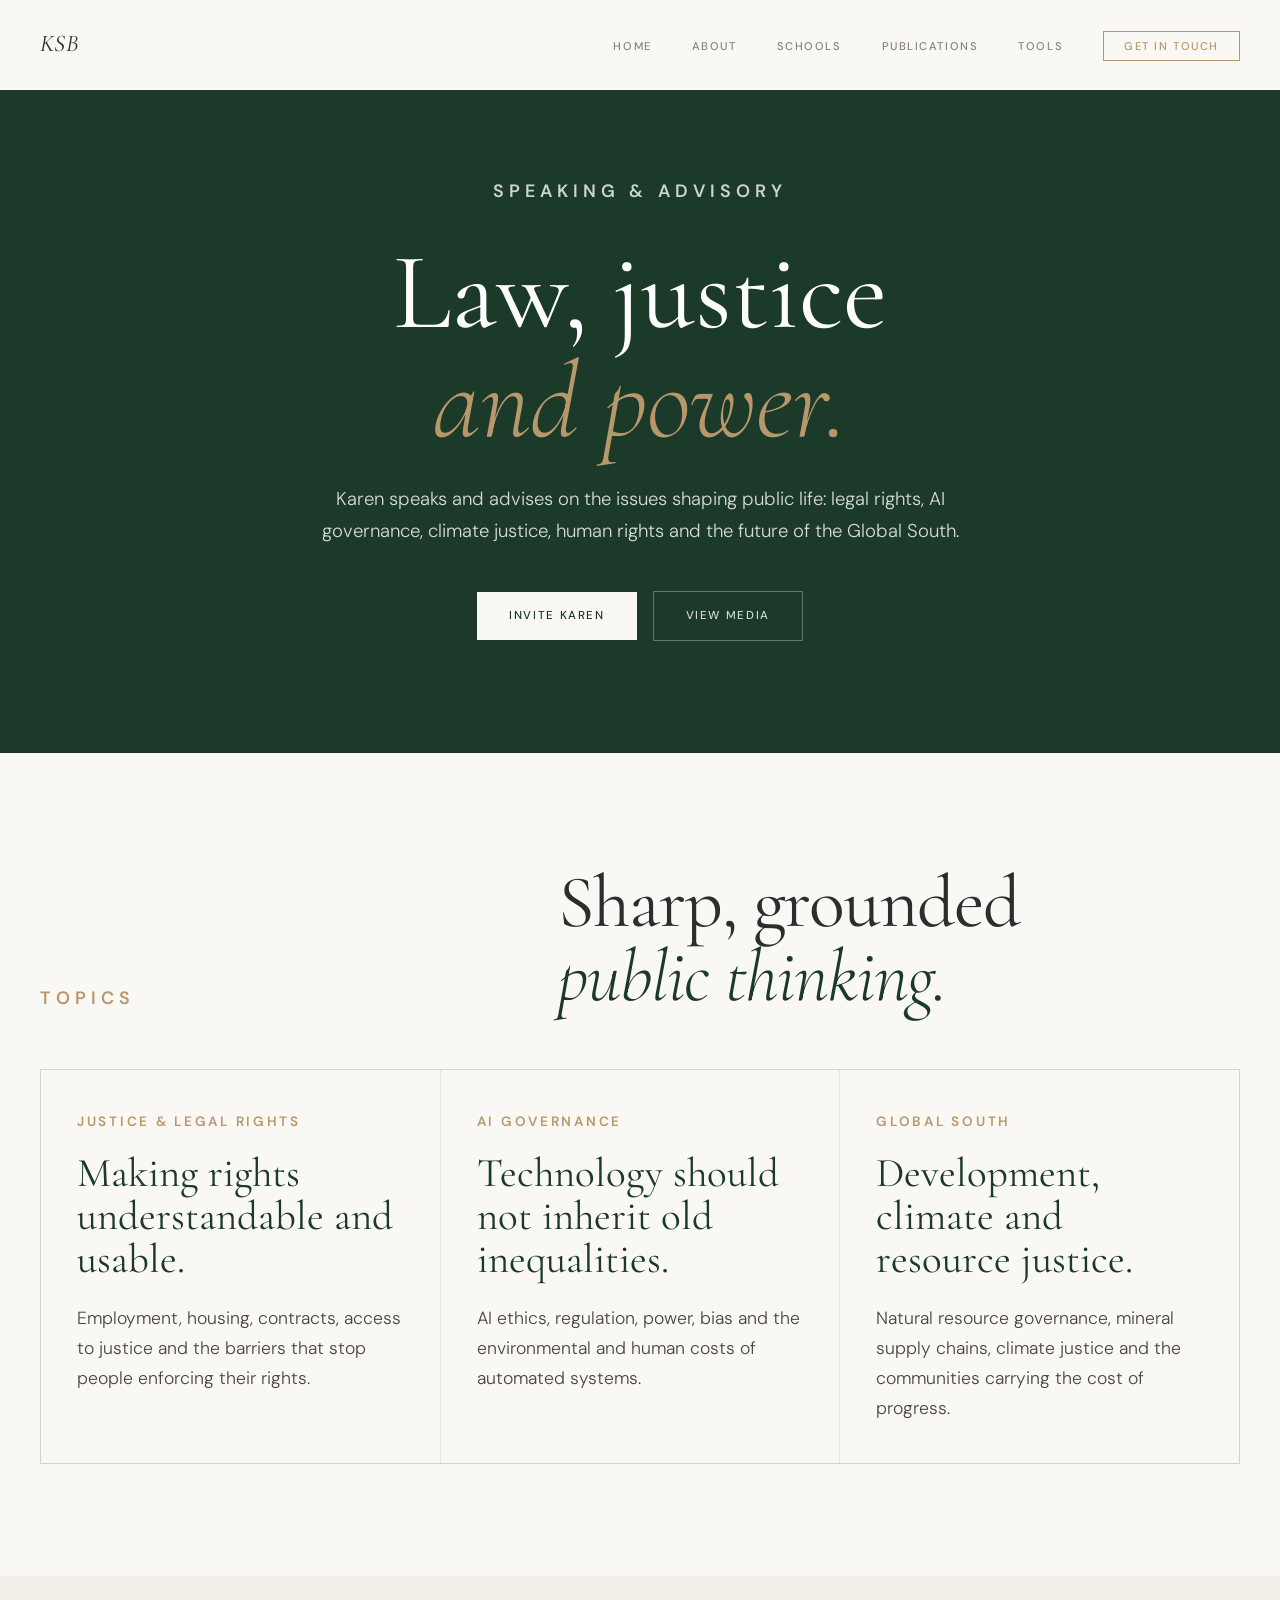
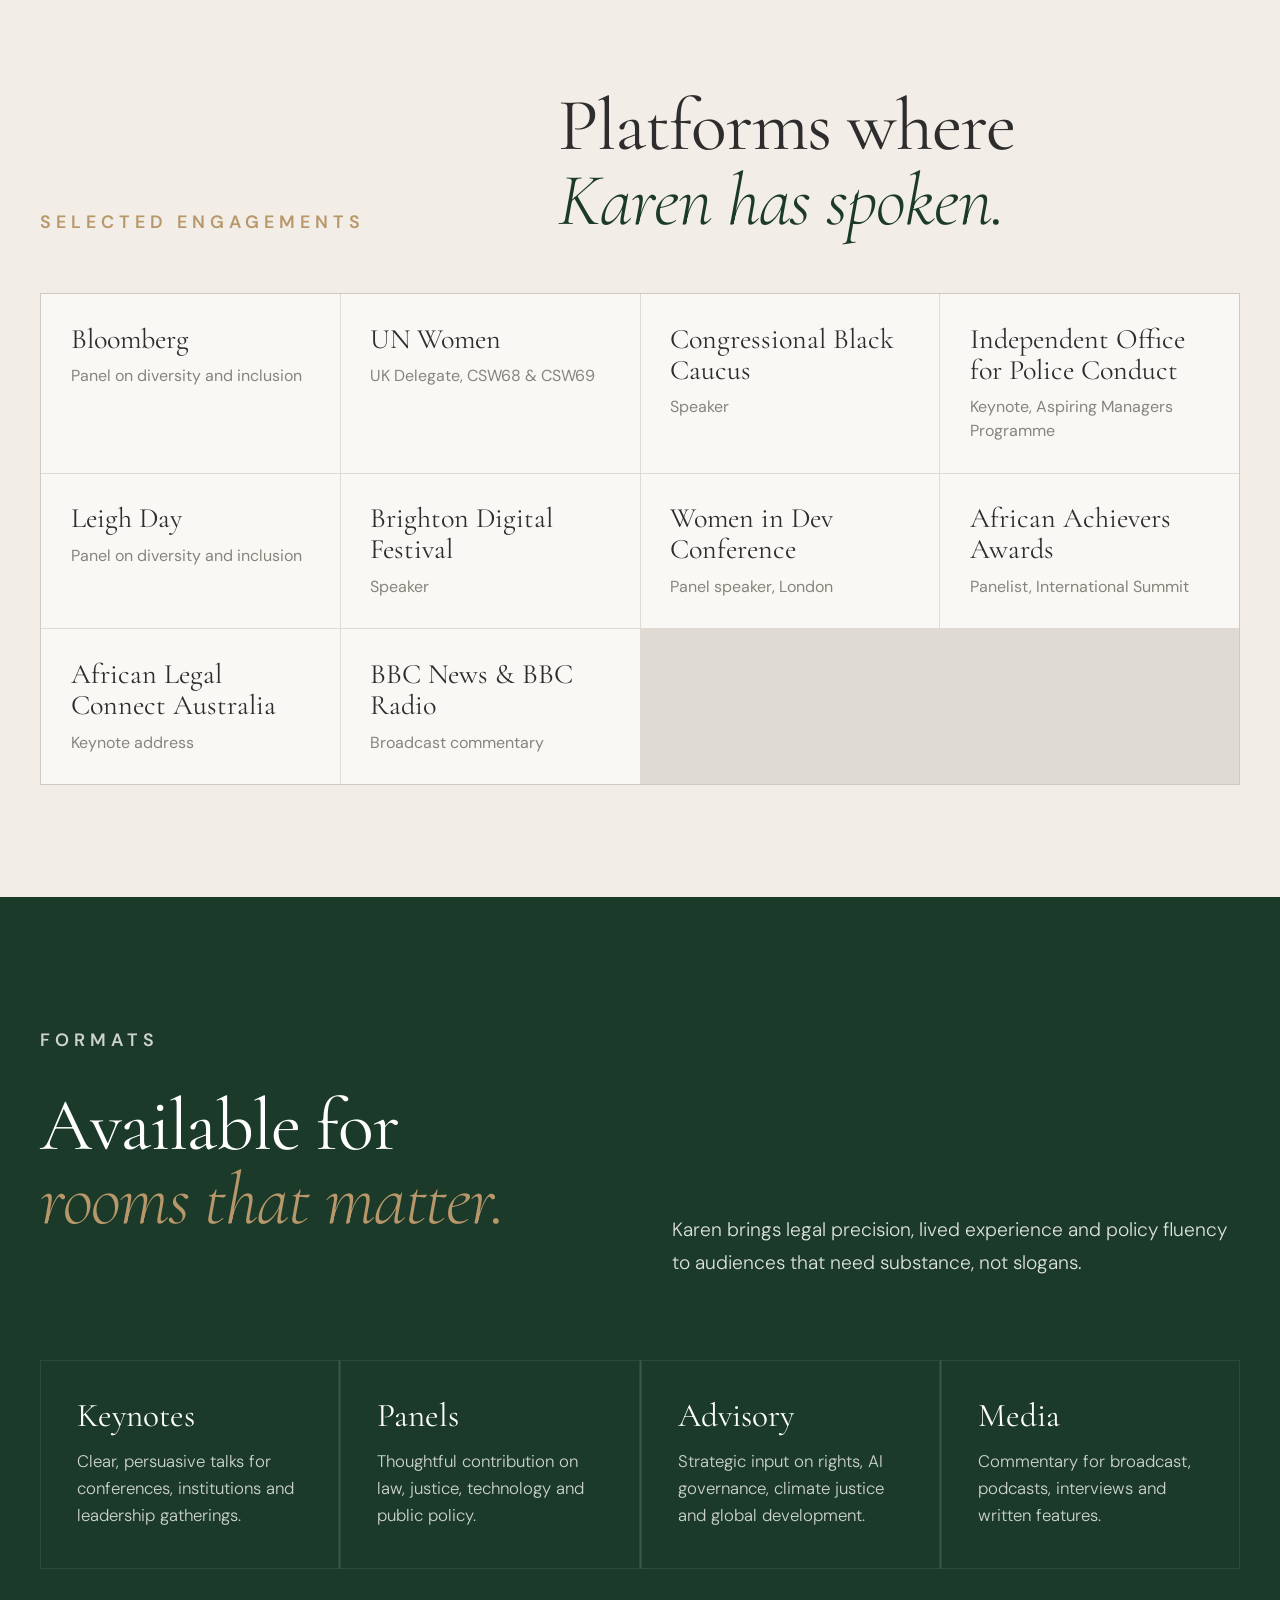
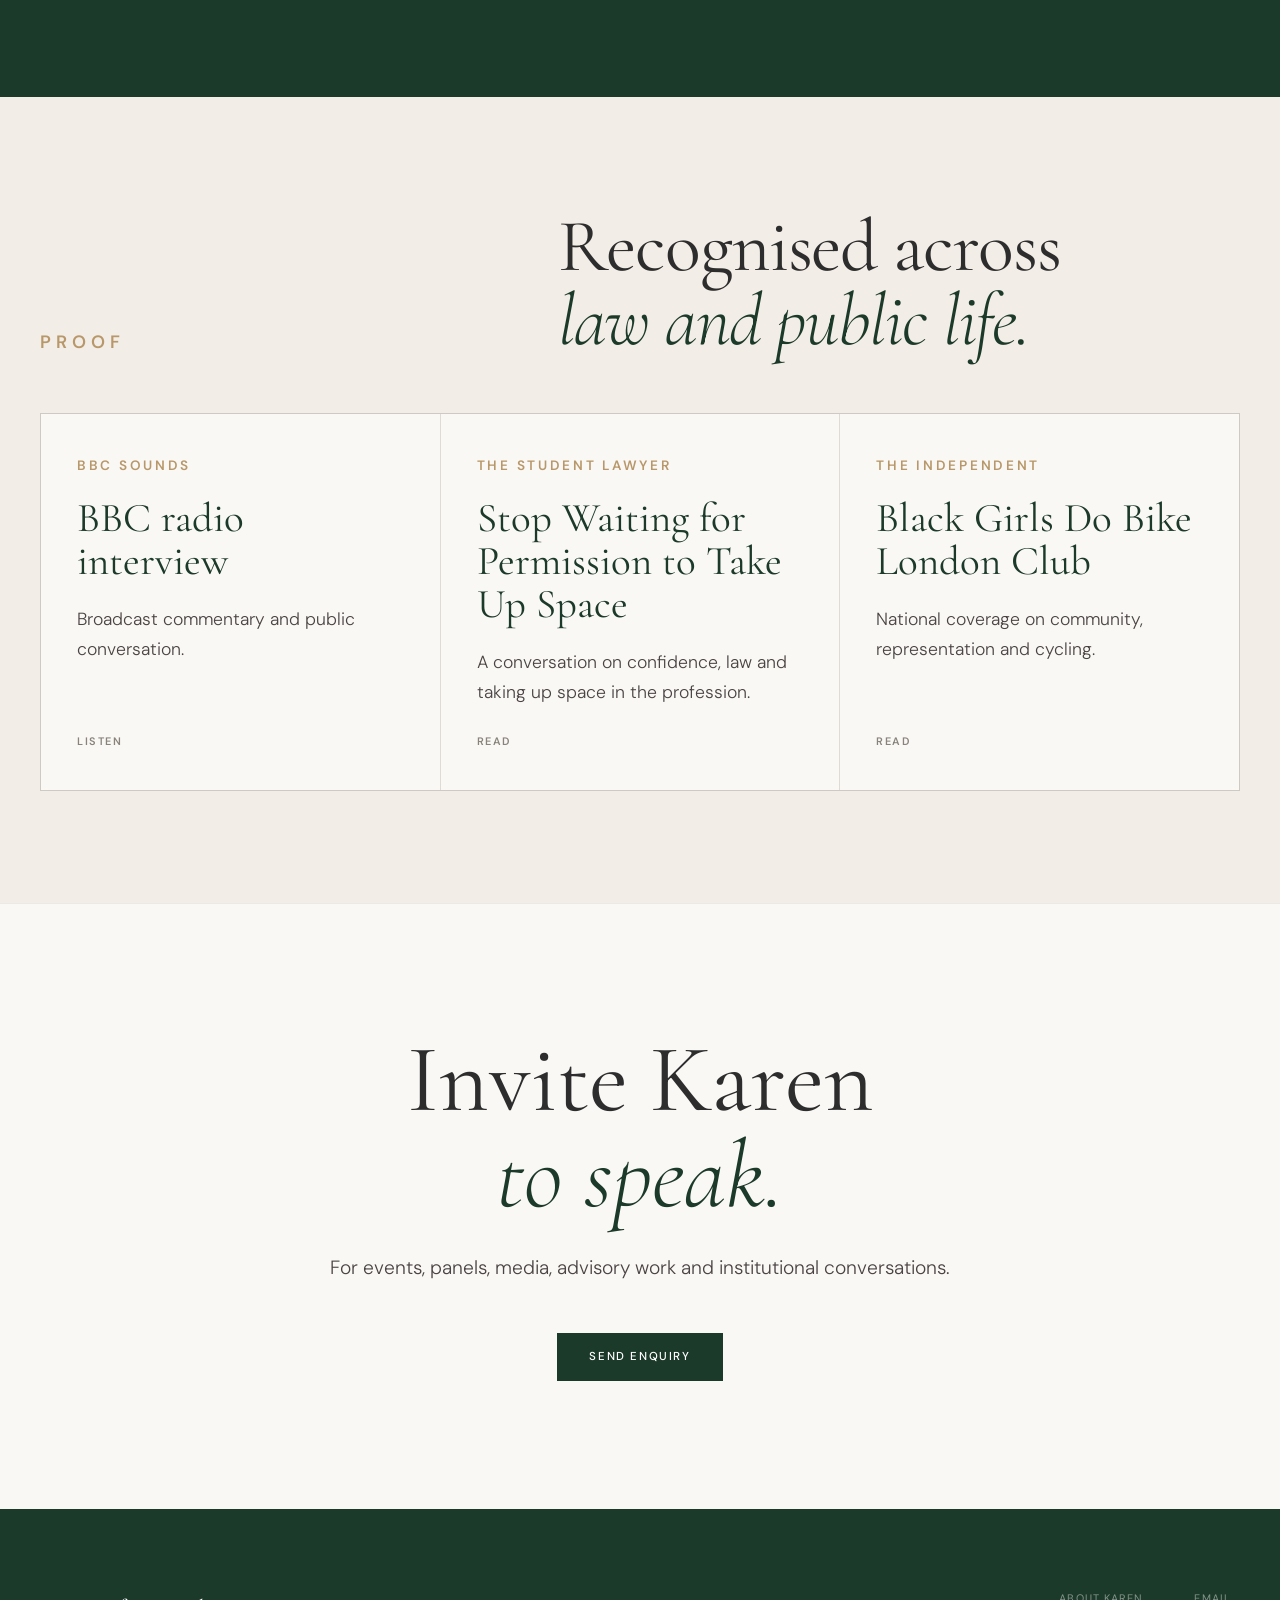
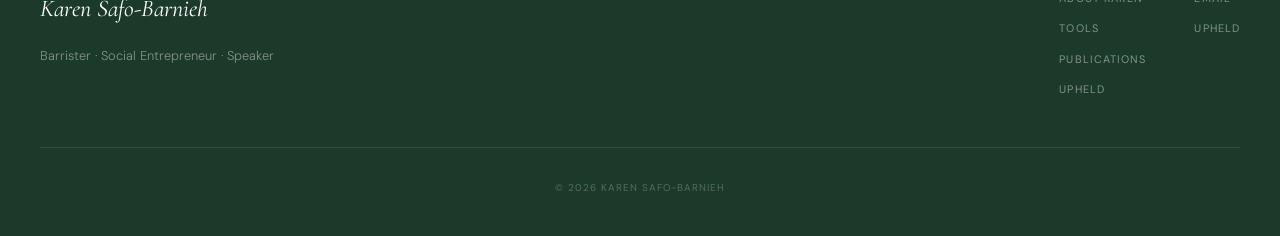
<file: speaking.html>
<!DOCTYPE html>
<html lang="en">
<head>
    <meta charset="UTF-8">
    <meta name="viewport" content="width=device-width, initial-scale=1.0">
    <title>Speaking &amp; Advisory | Karen Safo-Barnieh</title>
    <meta name="description" content="Invite Karen Safo-Barnieh for speaking, panels, advisory and commentary on law, justice, AI governance, climate justice, human rights and the Global South.">
    <meta name="keywords" content="Karen Safo-Barnieh speaker, Karen Safo speaker, legal speaker, AI governance speaker, climate justice speaker, human rights speaker, Global South speaker">
    <meta property="og:type" content="website">
    <meta property="og:title" content="Speaking &amp; Advisory | Karen Safo-Barnieh">
    <meta property="og:description" content="Speaking and advisory across law, justice, AI governance, climate justice and the Global South.">
    <meta property="og:image" content="https://karensafo.com/og-image.png">
    <meta property="og:url" content="https://karensafo.com/speaking.html">
    <meta property="og:site_name" content="Karen Safo-Barnieh">
    <meta name="twitter:card" content="summary_large_image">
    <meta name="twitter:title" content="Speaking &amp; Advisory | Karen Safo-Barnieh">
    <meta name="twitter:description" content="Speaking and advisory across law, justice, AI governance, climate justice and the Global South.">
    <meta name="twitter:image" content="https://karensafo.com/og-image.png">
    <meta name="robots" content="index, follow">
    <link rel="canonical" href="https://karensafo.com/speaking.html">
    <meta name="google-site-verification" content="Un0dmISVzgKZt3_MAw0NFcnhSGLqhx4m6o5SgZ92gAA" />
    <link rel="preconnect" href="https://fonts.googleapis.com">
    <link rel="preconnect" href="https://fonts.gstatic.com" crossorigin>
    <link href="https://fonts.googleapis.com/css2?family=Cormorant+Garamond:ital,wght@0,300;0,400;0,500;1,300;1,400;1,500&family=DM+Sans:opsz,wght@9..40,300;9..40,400;9..40,500&display=swap" rel="stylesheet">
    <link rel="stylesheet" href="styles.css?v=20260526d">
</head>
<body>
    <nav class="nav" id="nav">
        <div class="nav-inner">
            <a href="/" class="nav-logo">KSB</a>
            <button class="nav-toggle" id="navToggle" aria-label="Toggle menu"><span></span><span></span></button>
            <ul class="nav-links" id="navLinks">
                <li><a href="/">Home</a></li>
                <li><a href="/about.html">About</a></li>
                <li><a href="/schools.html">Schools</a></li>
                <li><a href="/publications.html">Publications</a></li>
                <li><a href="/tools.html">Tools</a></li>
                <li><a href="mailto:legal@karensafo.com" class="nav-cta">Get in touch</a></li>
            </ul>
        </div>
    </nav>

    <section class="page-hero">
        <div class="container">
            <span class="section-label light reveal">Speaking &amp; advisory</span>
            <h1 class="page-hero-title reveal">Law, justice<br><em>and power.</em></h1>
            <p class="page-hero-sub reveal">Karen speaks and advises on the issues shaping public life: legal rights, AI governance, climate justice, human rights and the future of the Global South.</p>
            <div class="hero-actions reveal">
                <a href="mailto:legal@karensafo.com?subject=Speaking%20or%20advisory%20enquiry" class="btn btn-light">Invite Karen</a>
                <a href="/publications.html" class="btn btn-outline-light">View media</a>
            </div>
        </div>
    </section>

    <section class="feature-band">
        <div class="container">
            <div class="split-intro">
                <span class="section-label reveal">Topics</span>
                <h2 class="section-heading reveal">Sharp, grounded<br><em>public thinking.</em></h2>
            </div>
            <div class="topic-grid">
                <div class="topic-card reveal">
                    <span>Justice &amp; legal rights</span>
                    <h3>Making rights understandable and usable.</h3>
                    <p>Employment, housing, contracts, access to justice and the barriers that stop people enforcing their rights.</p>
                </div>
                <div class="topic-card reveal">
                    <span>AI governance</span>
                    <h3>Technology should not inherit old inequalities.</h3>
                    <p>AI ethics, regulation, power, bias and the environmental and human costs of automated systems.</p>
                </div>
                <div class="topic-card reveal">
                    <span>Global South</span>
                    <h3>Development, climate and resource justice.</h3>
                    <p>Natural resource governance, mineral supply chains, climate justice and the communities carrying the cost of progress.</p>
                </div>
            </div>
        </div>
    </section>

    <section class="feature-band alt">
        <div class="container">
            <div class="split-intro">
                <span class="section-label reveal">Selected engagements</span>
                <h2 class="section-heading reveal">Platforms where<br><em>Karen has spoken.</em></h2>
            </div>
            <div class="engagements-grid">
                <div class="engagement-item reveal">
                    <strong>Bloomberg</strong>
                    <span>Panel on diversity and inclusion</span>
                </div>
                <div class="engagement-item reveal">
                    <strong>UN Women</strong>
                    <span>UK Delegate, CSW68 &amp; CSW69</span>
                </div>
                <div class="engagement-item reveal">
                    <strong>Congressional Black Caucus</strong>
                    <span>Speaker</span>
                </div>
                <div class="engagement-item reveal">
                    <strong>Independent Office for Police Conduct</strong>
                    <span>Keynote, Aspiring Managers Programme</span>
                </div>
                <div class="engagement-item reveal">
                    <strong>Leigh Day</strong>
                    <span>Panel on diversity and inclusion</span>
                </div>
                <div class="engagement-item reveal">
                    <strong>Brighton Digital Festival</strong>
                    <span>Speaker</span>
                </div>
                <div class="engagement-item reveal">
                    <strong>Women in Dev Conference</strong>
                    <span>Panel speaker, London</span>
                </div>
                <div class="engagement-item reveal">
                    <strong>African Achievers Awards</strong>
                    <span>Panelist, International Summit</span>
                </div>
                <div class="engagement-item reveal">
                    <strong>African Legal Connect Australia</strong>
                    <span>Keynote address</span>
                </div>
                <div class="engagement-item reveal">
                    <strong>BBC News &amp; BBC Radio</strong>
                    <span>Broadcast commentary</span>
                </div>
                <div class="engagement-item reveal">
                    <strong>Colourful Radio</strong>
                    <span>Interview and commentary</span>
                </div>
                <div class="engagement-item reveal">
                    <strong>Vox Africa</strong>
                    <span>Ladies Lounge, This Girl Can</span>
                </div>
            </div>
        </div>
    </section>

    <section class="advisory" id="advisory">
        <div class="container">
            <div class="advisory-header">
                <div>
                    <span class="section-label light reveal">Formats</span>
                    <h2 class="section-heading light reveal">Available for<br><em>rooms that matter.</em></h2>
                </div>
                <p class="advisory-intro reveal">Karen brings legal precision, lived experience and policy fluency to audiences that need substance, not slogans.</p>
            </div>
            <div class="format-list">
                <div class="format-item reveal"><strong>Keynotes</strong><span>Clear, persuasive talks for conferences, institutions and leadership gatherings.</span></div>
                <div class="format-item reveal"><strong>Panels</strong><span>Thoughtful contribution on law, justice, technology and public policy.</span></div>
                <div class="format-item reveal"><strong>Advisory</strong><span>Strategic input on rights, AI governance, climate justice and global development.</span></div>
                <div class="format-item reveal"><strong>Media</strong><span>Commentary for broadcast, podcasts, interviews and written features.</span></div>
            </div>
        </div>
    </section>

    <section class="feature-band alt">
        <div class="container">
            <div class="split-intro">
                <span class="section-label reveal">Proof</span>
                <h2 class="section-heading reveal">Recognised across<br><em>law and public life.</em></h2>
            </div>
            <div class="publication-grid">
                <a class="publication-card reveal" href="https://www.bbc.co.uk/sounds/play/p0m4yv3p" target="_blank" rel="noopener">
                    <span>BBC Sounds</span>
                    <h3>BBC radio interview</h3>
                    <p>Broadcast commentary and public conversation.</p>
                    <em>Listen</em>
                </a>
                <a class="publication-card reveal" href="https://thestudentlawyer.com/2025/03/03/stop-waiting-for-permission-to-take-up-space-a-conversation-with-karen-safo-barnieh-olutogun/" target="_blank" rel="noopener">
                    <span>The Student Lawyer</span>
                    <h3>Stop Waiting for Permission to Take Up Space</h3>
                    <p>A conversation on confidence, law and taking up space in the profession.</p>
                    <em>Read</em>
                </a>
                <a class="publication-card reveal" href="https://www.independent.co.uk/life-style/black-girls-do-bike-london-club-b1899497.html" target="_blank" rel="noopener">
                    <span>The Independent</span>
                    <h3>Black Girls Do Bike London Club</h3>
                    <p>National coverage on community, representation and cycling.</p>
                    <em>Read</em>
                </a>
            </div>
        </div>
    </section>

    <section class="cta">
        <div class="container">
            <h2 class="cta-heading reveal">Invite Karen<br><em>to speak.</em></h2>
            <p class="cta-text reveal">For events, panels, media, advisory work and institutional conversations.</p>
            <a href="mailto:legal@karensafo.com?subject=Speaking%20or%20advisory%20enquiry" class="btn btn-primary reveal">Send enquiry</a>
        </div>
    </section>

    <footer class="footer">
        <div class="container">
            <div class="footer-inner">
                <div class="footer-brand">
                    <a href="/" class="footer-logo">Karen Safo-Barnieh</a>
                    <p class="footer-tagline">Barrister &middot; Social Entrepreneur &middot; Speaker</p>
                </div>
                <nav class="footer-nav">
                    <div class="footer-col">
                        <a href="/about.html">About Karen</a>
                        <a href="/tools.html">Tools</a>
                        <a href="/publications.html">Publications</a>
                        <a href="https://upheld.co.uk" target="_blank" rel="noopener">Upheld</a>
                    </div>
                    <div class="footer-col">
                        <a href="mailto:legal@karensafo.com">Email</a>
                        <a href="https://upheld.co.uk" target="_blank" rel="noopener">Upheld</a>
                    </div>
                </nav>
            </div>
            <div class="footer-bottom"><p>&copy; 2026 Karen Safo-Barnieh</p></div>
        </div>
    </footer>
    <script src="script.js?v=20260526b" defer></script>
</body>
</html>
</file>
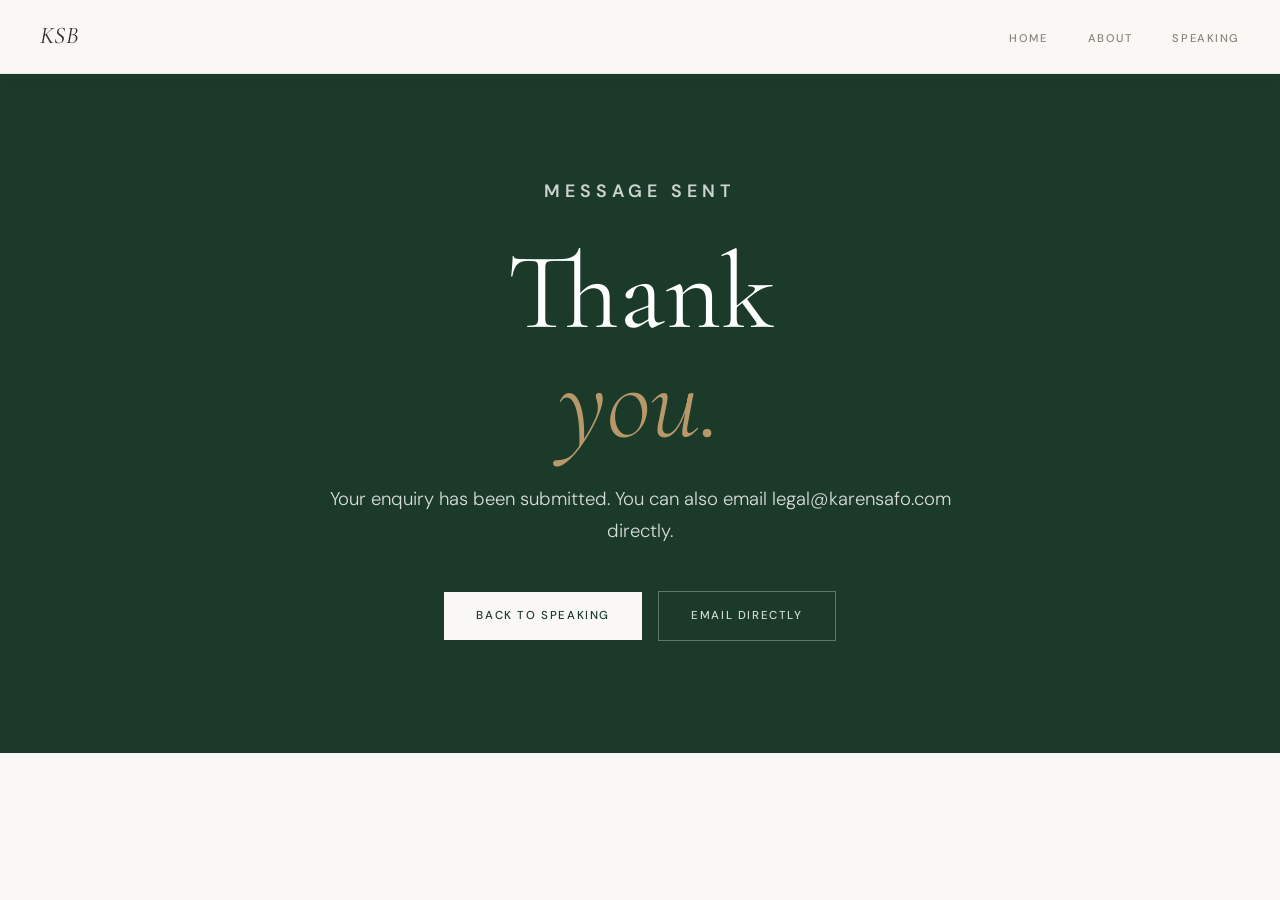
<file: thank-you.html>
<!DOCTYPE html>
<html lang="en">
<head>
    <meta charset="UTF-8">
    <meta name="viewport" content="width=device-width, initial-scale=1.0">
    <title>Message sent | Karen Safo-Barnieh</title>
    <meta name="description" content="Thank you for contacting Karen Safo-Barnieh. Your message has been submitted.">
    <meta name="robots" content="noindex, follow">
    <link rel="canonical" href="https://karensafo.com/thank-you.html">
    <link rel="preconnect" href="https://fonts.googleapis.com">
    <link rel="preconnect" href="https://fonts.gstatic.com" crossorigin>
    <link href="https://fonts.googleapis.com/css2?family=Cormorant+Garamond:ital,wght@0,300;0,400;0,500;1,300;1,400;1,500&family=DM+Sans:opsz,wght@9..40,300;9..40,400;9..40,500&display=swap" rel="stylesheet">
    <link rel="stylesheet" href="styles.css?v=20260526d">
</head>
<body>
    <nav class="nav scrolled" id="nav">
        <div class="nav-inner">
            <a href="/" class="nav-logo">KSB</a>
            <ul class="nav-links" id="navLinks">
                <li><a href="/">Home</a></li>
                <li><a href="/about.html">About</a></li>
                <li><a href="/speaking.html">Speaking</a></li>
            </ul>
        </div>
    </nav>

    <section class="page-hero">
        <div class="container">
            <span class="section-label light reveal">Message sent</span>
            <h1 class="page-hero-title reveal">Thank<br><em>you.</em></h1>
            <p class="page-hero-sub reveal">Your enquiry has been submitted. You can also email legal@karensafo.com directly.</p>
            <div class="hero-actions reveal">
                <a href="/speaking.html" class="btn btn-light">Back to speaking</a>
                <a href="mailto:legal@karensafo.com" class="btn btn-outline-light">Email directly</a>
            </div>
        </div>
    </section>

    <script src="script.js?v=20260526b" defer></script>
</body>
</html>
</file>
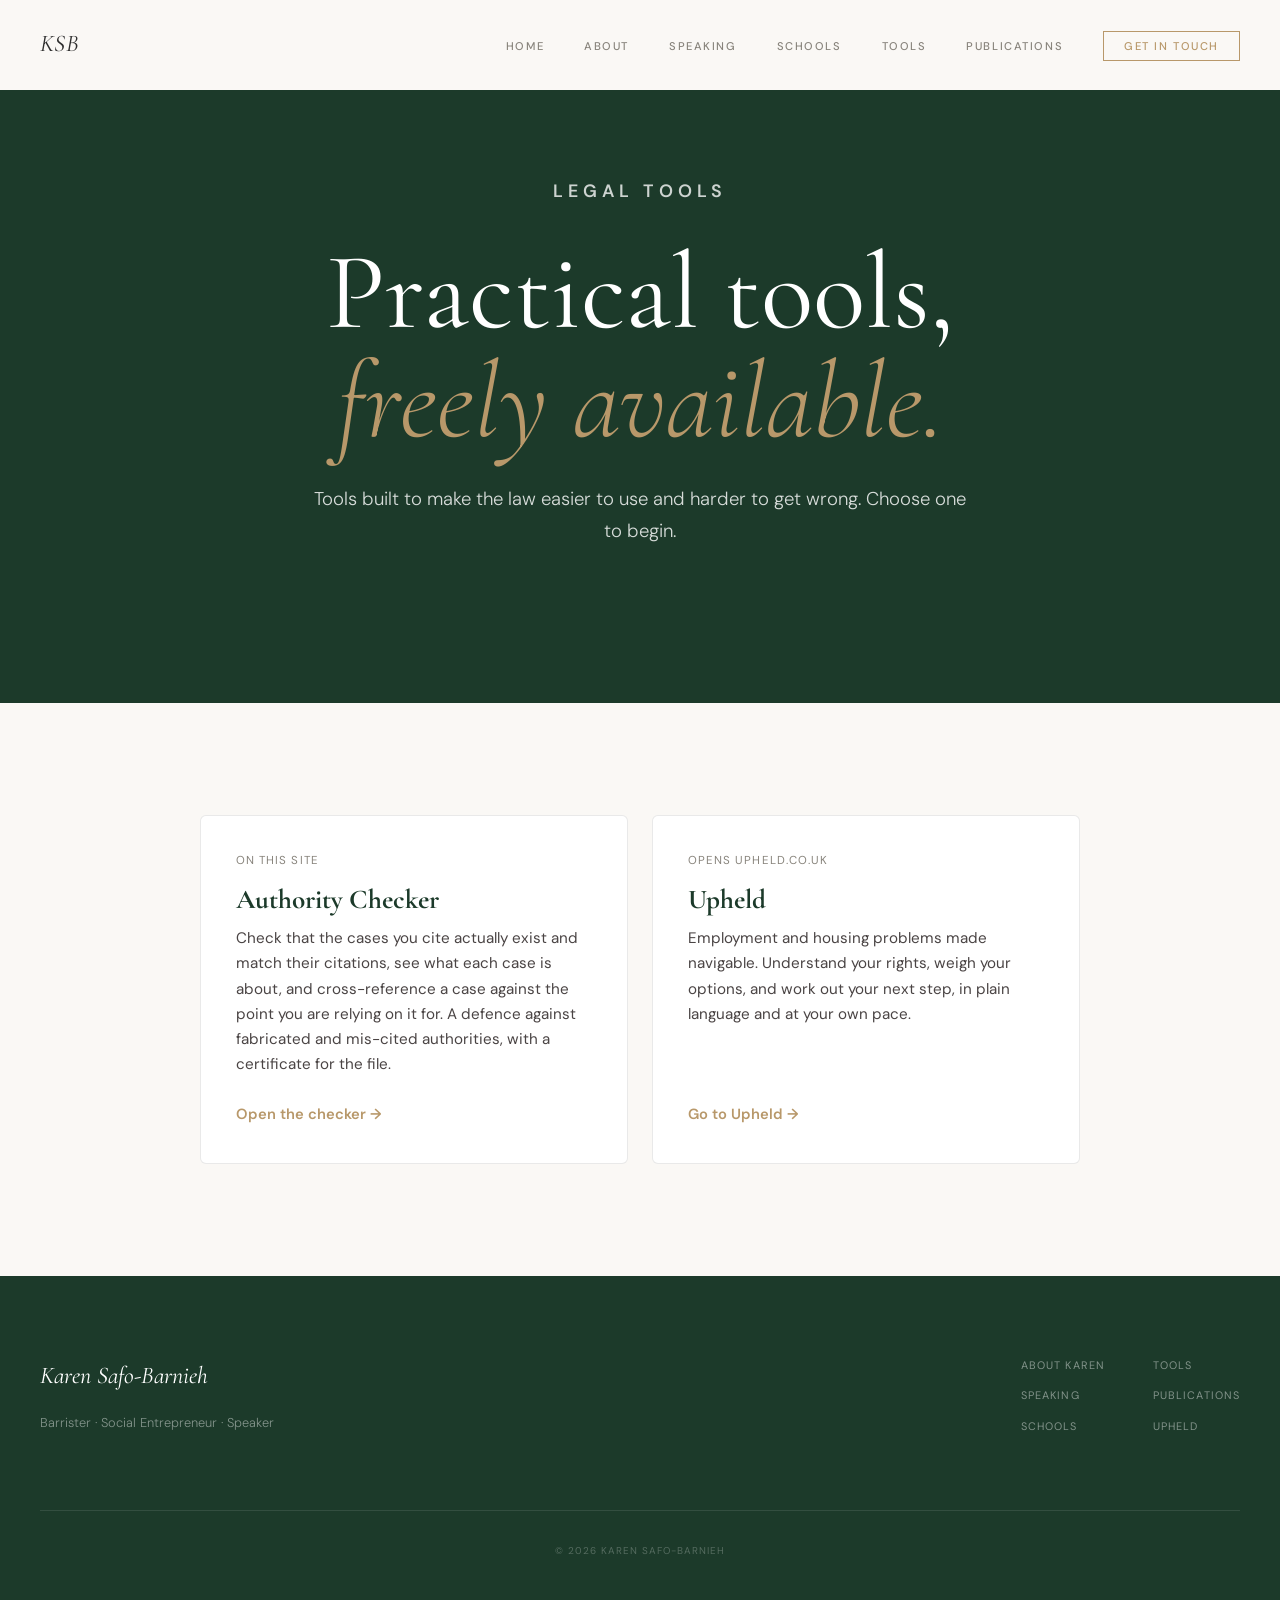
<file: tools.html>
<!DOCTYPE html>
<html lang="en">
<head>
    <meta charset="UTF-8">
    <meta name="viewport" content="width=device-width, initial-scale=1.0">
    <title>Legal Tools | Karen Safo-Barnieh</title>
    <meta name="description" content="Free, practical legal tools from Karen Safo-Barnieh: the Authority Checker, which verifies that cited cases exist and match their citations, and Upheld, for navigating employment and housing problems.">
    <meta name="keywords" content="legal tools, authority checker, Upheld, verify case law, fabricated authorities, employment law help, housing disrepair help, Karen Safo-Barnieh">
    <meta property="og:type" content="website">
    <meta property="og:title" content="Legal Tools | Karen Safo-Barnieh">
    <meta property="og:description" content="Free, practical legal tools: the Authority Checker and Upheld.">
    <meta property="og:image" content="https://karensafo.com/og-image.png">
    <meta property="og:url" content="https://karensafo.com/tools.html">
    <meta property="og:site_name" content="Karen Safo-Barnieh">
    <meta name="twitter:card" content="summary_large_image">
    <meta name="twitter:title" content="Legal Tools | Karen Safo-Barnieh">
    <meta name="twitter:description" content="Free, practical legal tools: the Authority Checker and Upheld.">
    <meta name="twitter:image" content="https://karensafo.com/og-image.png">
    <meta name="robots" content="index, follow">
    <link rel="canonical" href="https://karensafo.com/tools.html">
    <link rel="preconnect" href="https://fonts.googleapis.com">
    <link rel="preconnect" href="https://fonts.gstatic.com" crossorigin>
    <link href="https://fonts.googleapis.com/css2?family=Cormorant+Garamond:ital,wght@0,300;0,400;0,500;1,300;1,400;1,500&family=DM+Sans:opsz,wght@9..40,300;9..40,400;9..40,500&display=swap" rel="stylesheet">
    <link rel="stylesheet" href="styles.css?v=20260607a">
    <style>
        .tool-grid { display: grid; grid-template-columns: repeat(auto-fit, minmax(290px, 1fr)); gap: 1.5rem; max-width: 880px; margin: 0 auto; }
        .tool-card { display: flex; flex-direction: column; background: var(--white); border: 1px solid rgba(45,45,45,0.1); border-radius: 6px; padding: 2.2rem; text-decoration: none; color: inherit; transition: transform .2s var(--ease), box-shadow .2s var(--ease); }
        .tool-card:hover { transform: translateY(-3px); box-shadow: 0 12px 34px rgba(28,58,42,0.12); border-color: rgba(28,58,42,0.25); }
        .tool-tag { font-family: var(--body); font-size: 0.72rem; text-transform: uppercase; letter-spacing: 0.09em; color: var(--muted); margin-bottom: 0.9rem; }
        .tool-card h2 { font-family: var(--display); font-size: 1.7rem; color: var(--green); margin: 0 0 0.7rem; line-height: 1.1; }
        .tool-card p { font-family: var(--body); font-size: 0.95rem; color: var(--body-col); line-height: 1.65; margin: 0 0 1.6rem; flex: 1; }
        .tool-cta { font-family: var(--body); font-weight: 600; font-size: 0.92rem; color: var(--brass); }
        .tool-card:hover .tool-cta { color: var(--green); }
    </style>
</head>
<body>
    <nav class="nav" id="nav">
        <div class="nav-inner">
            <a href="/" class="nav-logo">KSB</a>
            <button class="nav-toggle" id="navToggle" aria-label="Toggle menu"><span></span><span></span></button>
            <ul class="nav-links" id="navLinks">
                <li><a href="/">Home</a></li>
                <li><a href="/about.html">About</a></li>
                <li><a href="/speaking.html">Speaking</a></li>
                <li><a href="/schools.html">Schools</a></li>
                <li><a href="/tools.html">Tools</a></li>
                <li><a href="/publications.html">Publications</a></li>
                <li><a href="mailto:legal@karensafo.com" class="nav-cta">Get in touch</a></li>
            </ul>
        </div>
    </nav>

    <section class="page-hero">
        <div class="container">
            <span class="section-label light reveal">Legal tools</span>
            <h1 class="page-hero-title reveal">Practical tools,<br><em>freely available.</em></h1>
            <p class="page-hero-sub reveal">Tools built to make the law easier to use and harder to get wrong. Choose one to begin.</p>
        </div>
    </section>

    <section class="feature-band">
        <div class="container">
            <div class="tool-grid">
                <a class="tool-card reveal" href="/authority-checker.html">
                    <span class="tool-tag">On this site</span>
                    <h2>Authority Checker</h2>
                    <p>Check that the cases you cite actually exist and match their citations, see what each case is about, and cross-reference a case against the point you are relying on it for. A defence against fabricated and mis-cited authorities, with a certificate for the file.</p>
                    <span class="tool-cta">Open the checker &rarr;</span>
                </a>
                <a class="tool-card reveal" href="https://upheld.co.uk" target="_blank" rel="noopener">
                    <span class="tool-tag">Opens upheld.co.uk</span>
                    <h2>Upheld</h2>
                    <p>Employment and housing problems made navigable. Understand your rights, weigh your options, and work out your next step, in plain language and at your own pace.</p>
                    <span class="tool-cta">Go to Upheld &rarr;</span>
                </a>
            </div>
        </div>
    </section>

    <footer class="footer">
        <div class="container">
            <div class="footer-inner">
                <div class="footer-brand">
                    <a href="/" class="footer-logo">Karen Safo-Barnieh</a>
                    <p class="footer-tagline">Barrister &middot; Social Entrepreneur &middot; Speaker</p>
                </div>
                <nav class="footer-nav">
                    <div class="footer-col">
                        <a href="/about.html">About Karen</a>
                        <a href="/speaking.html">Speaking</a>
                        <a href="/schools.html">Schools</a>
                    </div>
                    <div class="footer-col">
                        <a href="/tools.html">Tools</a>
                        <a href="/publications.html">Publications</a>
                        <a href="https://upheld.co.uk" target="_blank" rel="noopener">Upheld</a>
                    </div>
                </nav>
            </div>
            <div class="footer-bottom"><p>&copy; 2026 Karen Safo-Barnieh</p></div>
        </div>
    </footer>

    <script src="script.js?v=20260526b" defer></script>
</body>
</html>
</file>
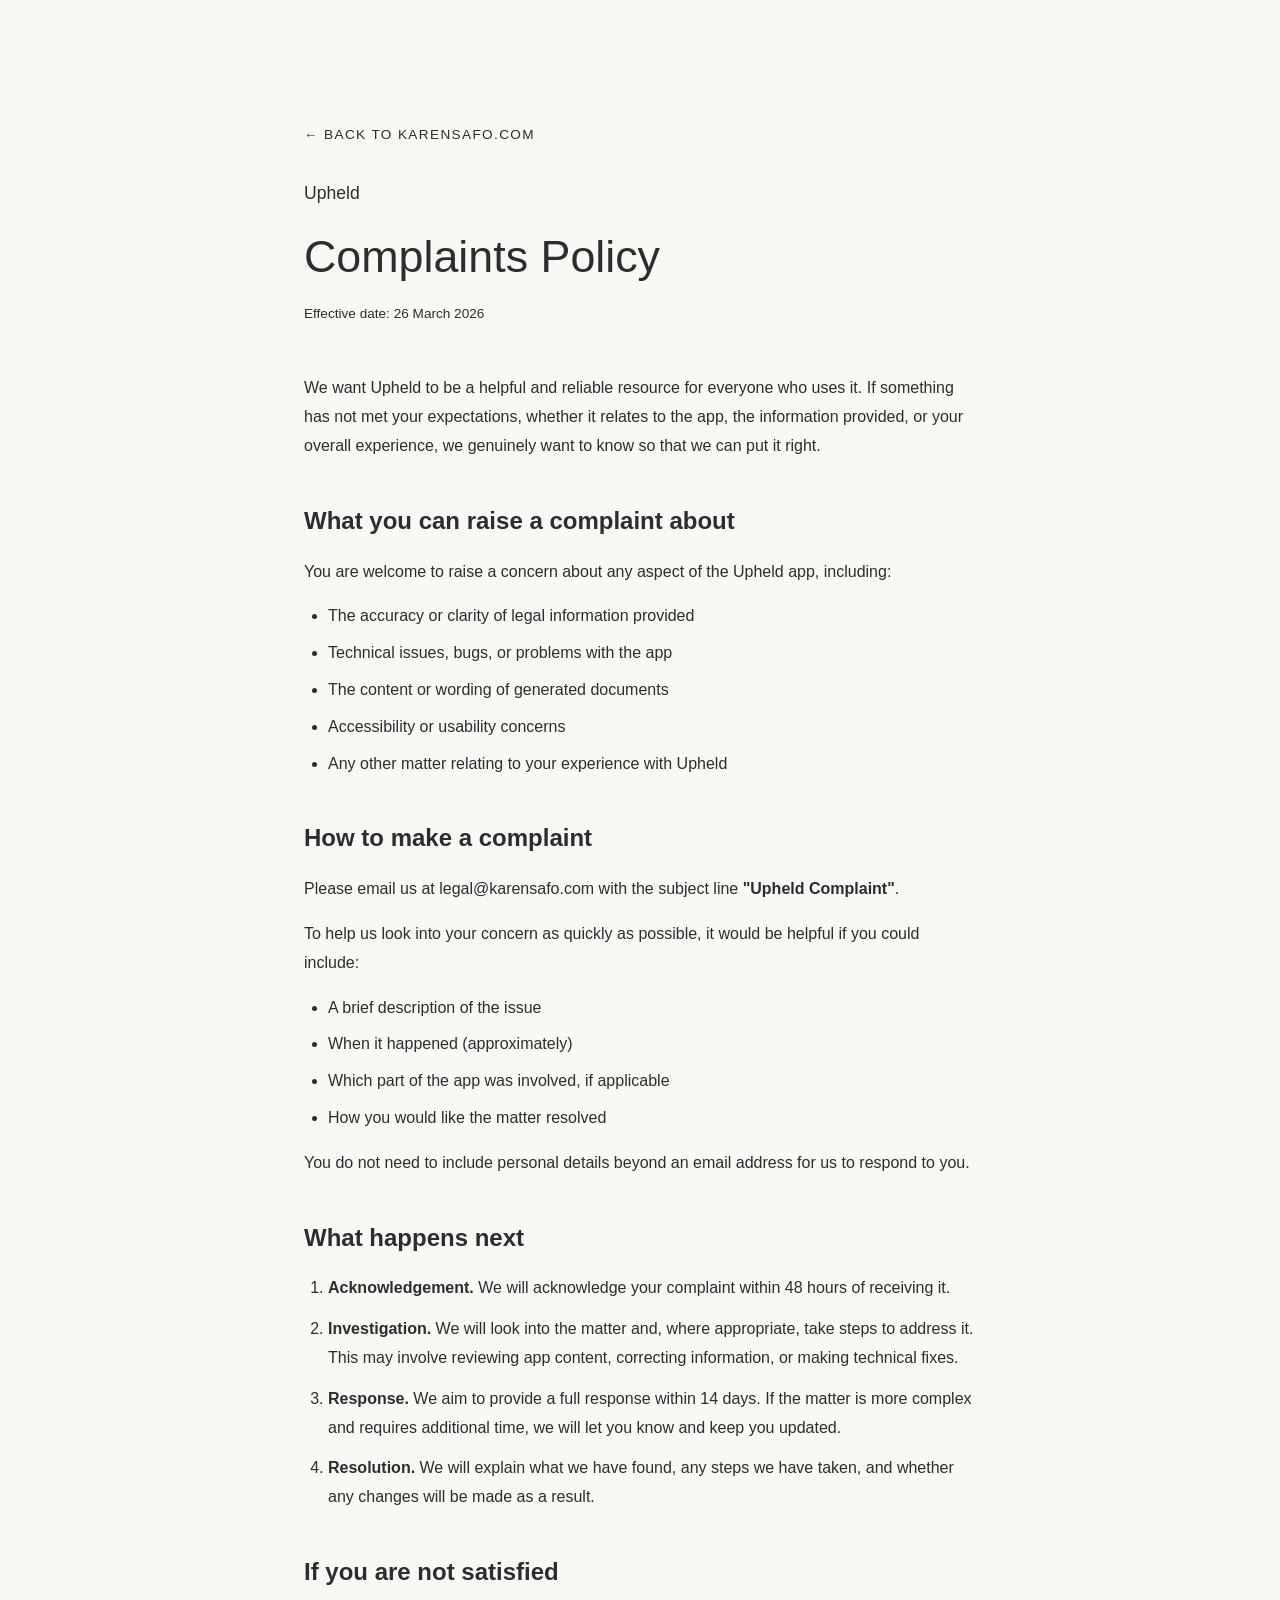
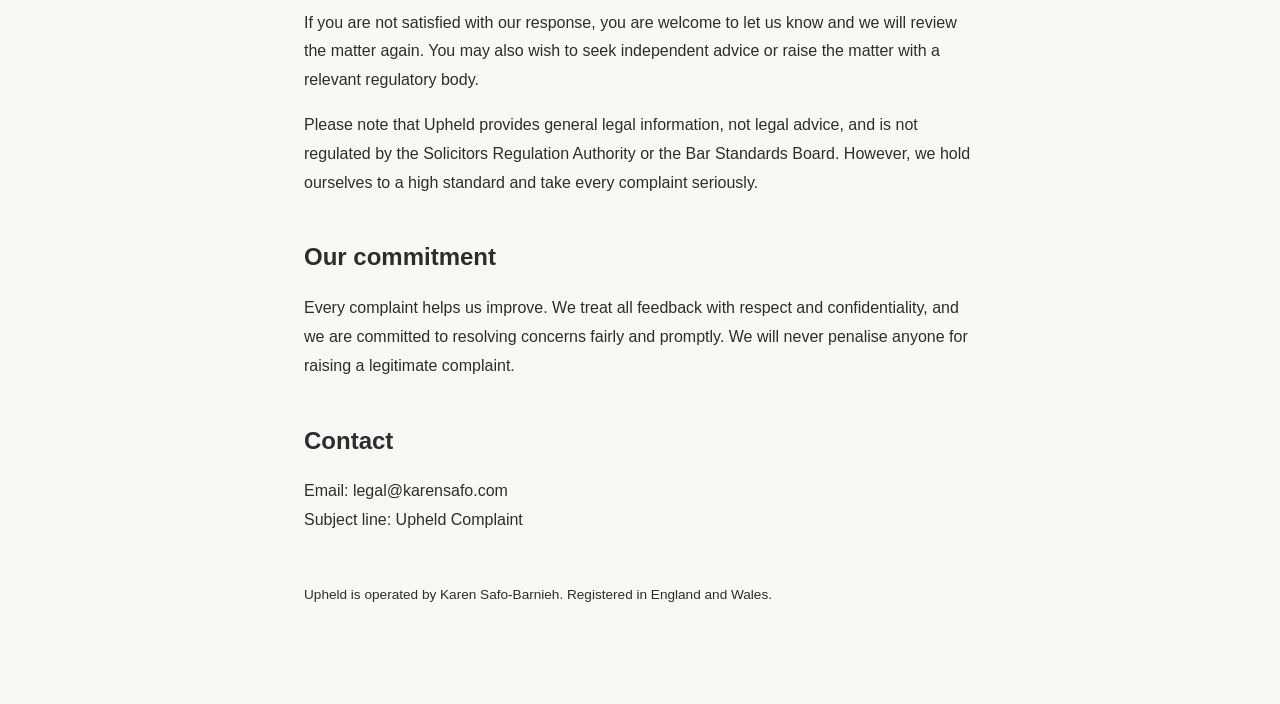
<file: upheld-complaints.html>
<!DOCTYPE html>
<html lang="en">
<head>
    <meta charset="UTF-8">
    <meta name="viewport" content="width=device-width, initial-scale=1.0">
    <title>Upheld Complaints Policy | Karen Safo-Barnieh</title>
    <meta name="description" content="Complaints Policy for the Upheld app. How to raise a concern and what to expect.">
    <meta name="robots" content="index, follow">
    <link rel="canonical" href="https://karensafo.com/upheld-complaints.html">
    <link rel="preconnect" href="https://fonts.googleapis.com">
    <link rel="preconnect" href="https://fonts.gstatic.com" crossorigin>
    <link href="https://fonts.googleapis.com/css2?family=Cormorant+Garamond:ital,wght@0,300;0,400;0,500;0,600;0,700;1,300;1,400&family=Montserrat:wght@300;400;500;600;700&display=swap" rel="stylesheet">
    <link rel="stylesheet" href="styles.css?v=20260526d">
    <style>
        .policy-page {
            padding: 120px 0 80px;
            min-height: 100vh;
        }
        .policy-content {
            max-width: 720px;
            margin: 0 auto;
            padding: 0 24px;
        }
        .policy-content h1 {
            font-family: var(--font-serif);
            font-size: 2.8rem;
            font-weight: 500;
            margin-bottom: 0.5rem;
            color: var(--text-dark);
        }
        .policy-content .policy-subtitle {
            font-size: 1.1rem;
            color: var(--gold);
            font-weight: 500;
            margin-bottom: 0.5rem;
        }
        .policy-content .policy-date {
            font-size: 0.85rem;
            color: var(--text-muted);
            margin-bottom: 3rem;
        }
        .policy-content h2 {
            font-family: var(--font-serif);
            font-size: 1.5rem;
            font-weight: 600;
            margin-top: 2.5rem;
            margin-bottom: 1rem;
            color: var(--text-dark);
        }
        .policy-content p {
            margin-bottom: 1rem;
            color: var(--text-body);
            line-height: 1.8;
        }
        .policy-content ul {
            margin-bottom: 1rem;
            padding-left: 1.5rem;
        }
        .policy-content li {
            margin-bottom: 0.5rem;
            color: var(--text-body);
            line-height: 1.8;
        }
        .policy-content ol {
            margin-bottom: 1rem;
            padding-left: 1.5rem;
        }
        .policy-content ol li {
            margin-bottom: 0.75rem;
        }
        .policy-content a {
            color: var(--gold);
            text-decoration: none;
        }
        .policy-content a:hover {
            text-decoration: underline;
        }
        .policy-back {
            display: inline-block;
            margin-bottom: 2rem;
            font-size: 0.85rem;
            color: var(--text-muted);
            text-decoration: none;
            letter-spacing: 0.1em;
            text-transform: uppercase;
            font-weight: 500;
        }
        .policy-back:hover {
            color: var(--gold);
        }
    </style>
</head>
<body>
    <div class="policy-page">
        <div class="policy-content">
            <a href="/" class="policy-back">&larr; Back to karensafo.com</a>
            <p class="policy-subtitle">Upheld</p>
            <h1>Complaints Policy</h1>
            <p class="policy-date">Effective date: 26 March 2026</p>

            <p>We want Upheld to be a helpful and reliable resource for everyone who uses it. If something has not met your expectations, whether it relates to the app, the information provided, or your overall experience, we genuinely want to know so that we can put it right.</p>

            <h2>What you can raise a complaint about</h2>
            <p>You are welcome to raise a concern about any aspect of the Upheld app, including:</p>
            <ul>
                <li>The accuracy or clarity of legal information provided</li>
                <li>Technical issues, bugs, or problems with the app</li>
                <li>The content or wording of generated documents</li>
                <li>Accessibility or usability concerns</li>
                <li>Any other matter relating to your experience with Upheld</li>
            </ul>

            <h2>How to make a complaint</h2>
            <p>Please email us at <a href="mailto:legal@karensafo.com">legal@karensafo.com</a> with the subject line <strong>"Upheld Complaint"</strong>.</p>
            <p>To help us look into your concern as quickly as possible, it would be helpful if you could include:</p>
            <ul>
                <li>A brief description of the issue</li>
                <li>When it happened (approximately)</li>
                <li>Which part of the app was involved, if applicable</li>
                <li>How you would like the matter resolved</li>
            </ul>
            <p>You do not need to include personal details beyond an email address for us to respond to you.</p>

            <h2>What happens next</h2>
            <ol>
                <li><strong>Acknowledgement.</strong> We will acknowledge your complaint within 48 hours of receiving it.</li>
                <li><strong>Investigation.</strong> We will look into the matter and, where appropriate, take steps to address it. This may involve reviewing app content, correcting information, or making technical fixes.</li>
                <li><strong>Response.</strong> We aim to provide a full response within 14 days. If the matter is more complex and requires additional time, we will let you know and keep you updated.</li>
                <li><strong>Resolution.</strong> We will explain what we have found, any steps we have taken, and whether any changes will be made as a result.</li>
            </ol>

            <h2>If you are not satisfied</h2>
            <p>If you are not satisfied with our response, you are welcome to let us know and we will review the matter again. You may also wish to seek independent advice or raise the matter with a relevant regulatory body.</p>
            <p>Please note that Upheld provides general legal information, not legal advice, and is not regulated by the Solicitors Regulation Authority or the Bar Standards Board. However, we hold ourselves to a high standard and take every complaint seriously.</p>

            <h2>Our commitment</h2>
            <p>Every complaint helps us improve. We treat all feedback with respect and confidentiality, and we are committed to resolving concerns fairly and promptly. We will never penalise anyone for raising a legitimate complaint.</p>

            <h2>Contact</h2>
            <p>Email: <a href="mailto:legal@karensafo.com">legal@karensafo.com</a><br>
            Subject line: Upheld Complaint</p>

            <p style="margin-top: 3rem; font-size: 0.85rem; color: var(--text-muted);">Upheld is operated by Karen Safo-Barnieh. Registered in England and Wales.</p>
        </div>
    </div>
</body>
</html>
</file>
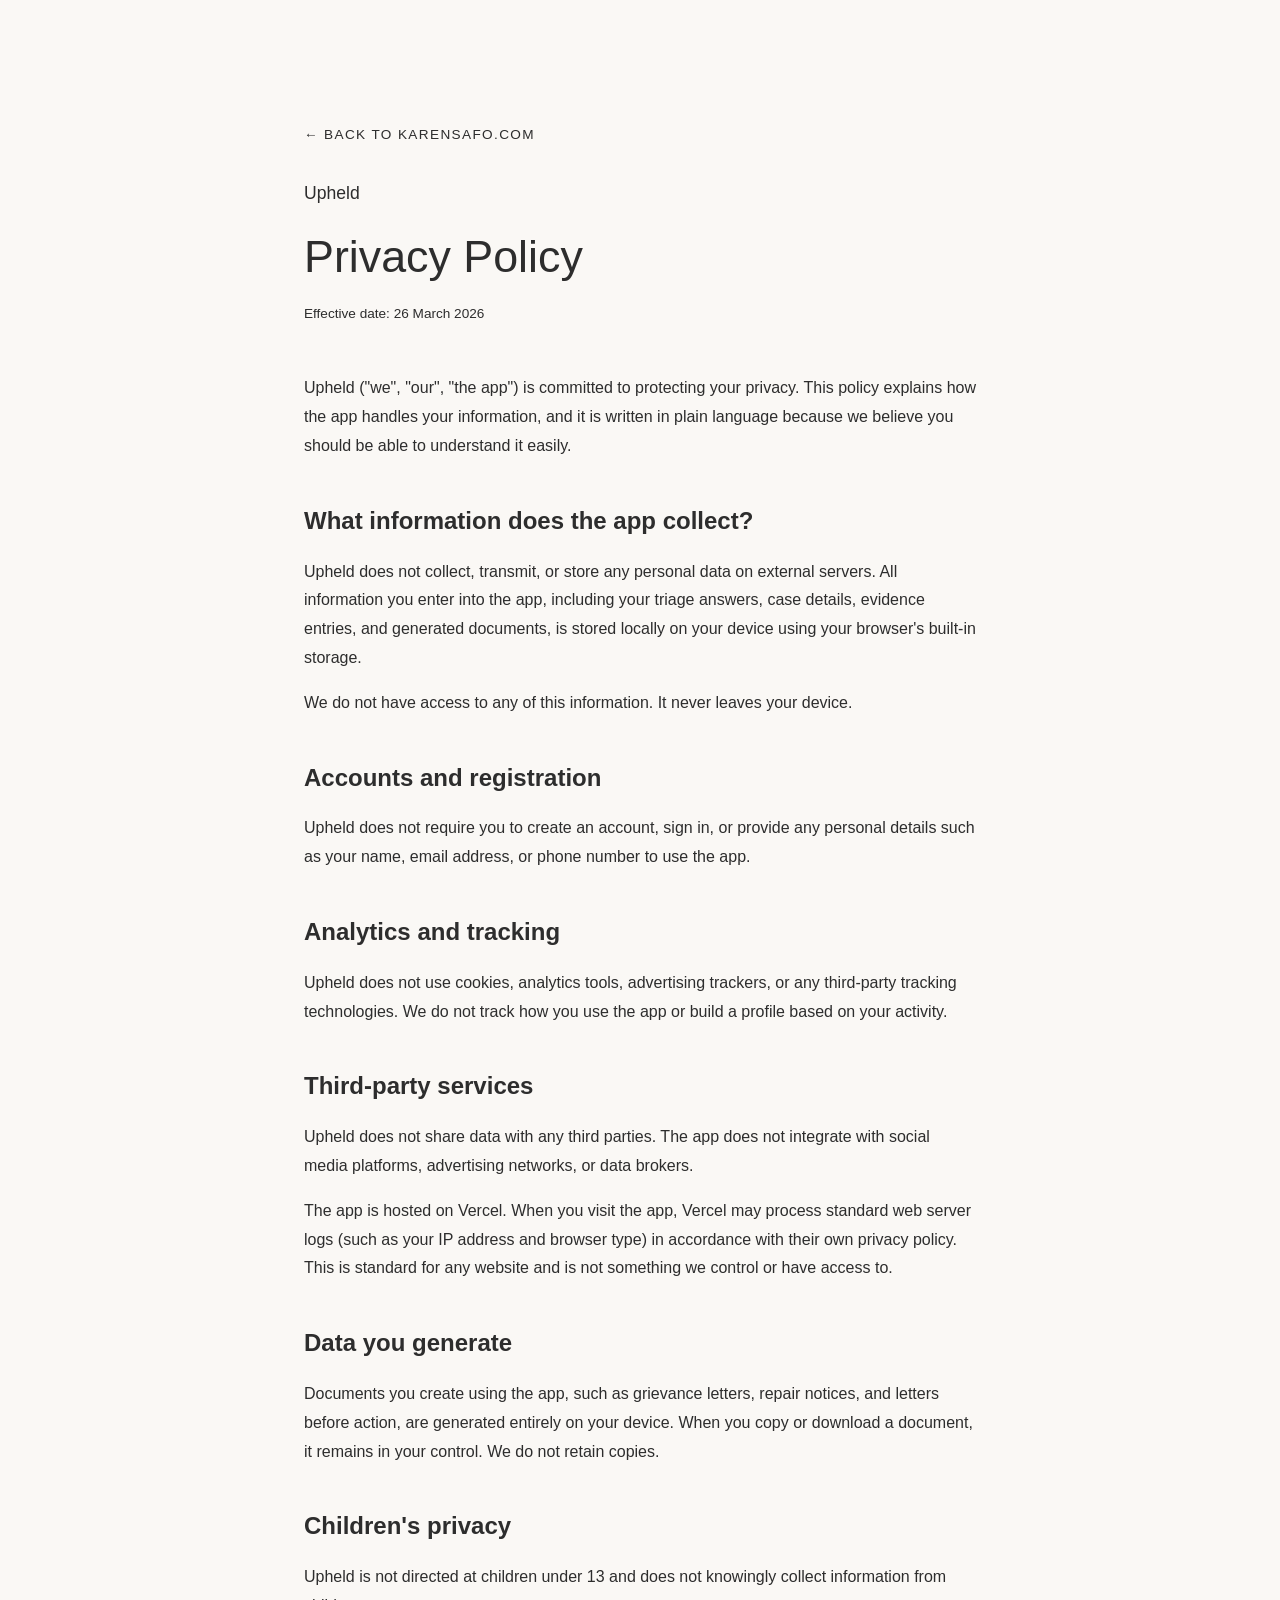
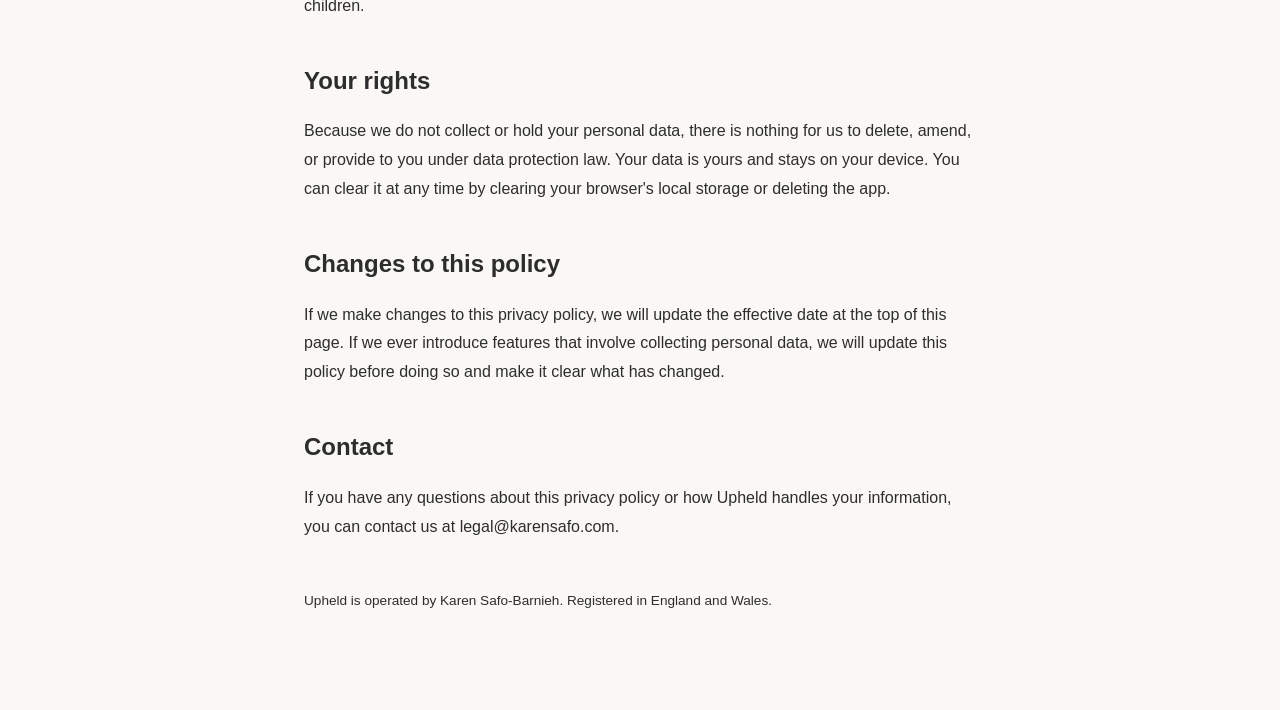
<file: upheld-privacy.html>
<!DOCTYPE html>
<html lang="en">
<head>
    <meta charset="UTF-8">
    <meta name="viewport" content="width=device-width, initial-scale=1.0">
    <title>Upheld Privacy Policy | Karen Safo-Barnieh</title>
    <meta name="description" content="Privacy Policy for the Upheld app. Your data stays on your device.">
    <meta name="robots" content="index, follow">
    <link rel="canonical" href="https://karensafo.com/upheld-privacy.html">
    <link rel="preconnect" href="https://fonts.googleapis.com">
    <link rel="preconnect" href="https://fonts.gstatic.com" crossorigin>
    <link href="https://fonts.googleapis.com/css2?family=Cormorant+Garamond:ital,wght@0,300;0,400;0,500;0,600;0,700;1,300;1,400&family=Montserrat:wght@300;400;500;600;700&display=swap" rel="stylesheet">
    <link rel="stylesheet" href="styles.css?v=20260526d">
    <style>
        .policy-page {
            padding: 120px 0 80px;
            min-height: 100vh;
        }
        .policy-content {
            max-width: 720px;
            margin: 0 auto;
            padding: 0 24px;
        }
        .policy-content h1 {
            font-family: var(--font-serif);
            font-size: 2.8rem;
            font-weight: 500;
            margin-bottom: 0.5rem;
            color: var(--text-dark);
        }
        .policy-content .policy-subtitle {
            font-size: 1.1rem;
            color: var(--gold);
            font-weight: 500;
            margin-bottom: 0.5rem;
        }
        .policy-content .policy-date {
            font-size: 0.85rem;
            color: var(--text-muted);
            margin-bottom: 3rem;
        }
        .policy-content h2 {
            font-family: var(--font-serif);
            font-size: 1.5rem;
            font-weight: 600;
            margin-top: 2.5rem;
            margin-bottom: 1rem;
            color: var(--text-dark);
        }
        .policy-content p {
            margin-bottom: 1rem;
            color: var(--text-body);
            line-height: 1.8;
        }
        .policy-content ul {
            margin-bottom: 1rem;
            padding-left: 1.5rem;
        }
        .policy-content li {
            margin-bottom: 0.5rem;
            color: var(--text-body);
            line-height: 1.8;
        }
        .policy-content a {
            color: var(--gold);
            text-decoration: none;
        }
        .policy-content a:hover {
            text-decoration: underline;
        }
        .policy-back {
            display: inline-block;
            margin-bottom: 2rem;
            font-size: 0.85rem;
            color: var(--text-muted);
            text-decoration: none;
            letter-spacing: 0.1em;
            text-transform: uppercase;
            font-weight: 500;
        }
        .policy-back:hover {
            color: var(--gold);
        }
    </style>
</head>
<body>
    <div class="policy-page">
        <div class="policy-content">
            <a href="/" class="policy-back">&larr; Back to karensafo.com</a>
            <p class="policy-subtitle">Upheld</p>
            <h1>Privacy Policy</h1>
            <p class="policy-date">Effective date: 26 March 2026</p>

            <p>Upheld ("we", "our", "the app") is committed to protecting your privacy. This policy explains how the app handles your information, and it is written in plain language because we believe you should be able to understand it easily.</p>

            <h2>What information does the app collect?</h2>
            <p>Upheld does not collect, transmit, or store any personal data on external servers. All information you enter into the app, including your triage answers, case details, evidence entries, and generated documents, is stored locally on your device using your browser's built-in storage.</p>
            <p>We do not have access to any of this information. It never leaves your device.</p>

            <h2>Accounts and registration</h2>
            <p>Upheld does not require you to create an account, sign in, or provide any personal details such as your name, email address, or phone number to use the app.</p>

            <h2>Analytics and tracking</h2>
            <p>Upheld does not use cookies, analytics tools, advertising trackers, or any third-party tracking technologies. We do not track how you use the app or build a profile based on your activity.</p>

            <h2>Third-party services</h2>
            <p>Upheld does not share data with any third parties. The app does not integrate with social media platforms, advertising networks, or data brokers.</p>
            <p>The app is hosted on Vercel. When you visit the app, Vercel may process standard web server logs (such as your IP address and browser type) in accordance with their own privacy policy. This is standard for any website and is not something we control or have access to.</p>

            <h2>Data you generate</h2>
            <p>Documents you create using the app, such as grievance letters, repair notices, and letters before action, are generated entirely on your device. When you copy or download a document, it remains in your control. We do not retain copies.</p>

            <h2>Children's privacy</h2>
            <p>Upheld is not directed at children under 13 and does not knowingly collect information from children.</p>

            <h2>Your rights</h2>
            <p>Because we do not collect or hold your personal data, there is nothing for us to delete, amend, or provide to you under data protection law. Your data is yours and stays on your device. You can clear it at any time by clearing your browser's local storage or deleting the app.</p>

            <h2>Changes to this policy</h2>
            <p>If we make changes to this privacy policy, we will update the effective date at the top of this page. If we ever introduce features that involve collecting personal data, we will update this policy before doing so and make it clear what has changed.</p>

            <h2>Contact</h2>
            <p>If you have any questions about this privacy policy or how Upheld handles your information, you can contact us at <a href="mailto:legal@karensafo.com">legal@karensafo.com</a>.</p>

            <p style="margin-top: 3rem; font-size: 0.85rem; color: var(--text-muted);">Upheld is operated by Karen Safo-Barnieh. Registered in England and Wales.</p>
        </div>
    </div>
</body>
</html>
</file>
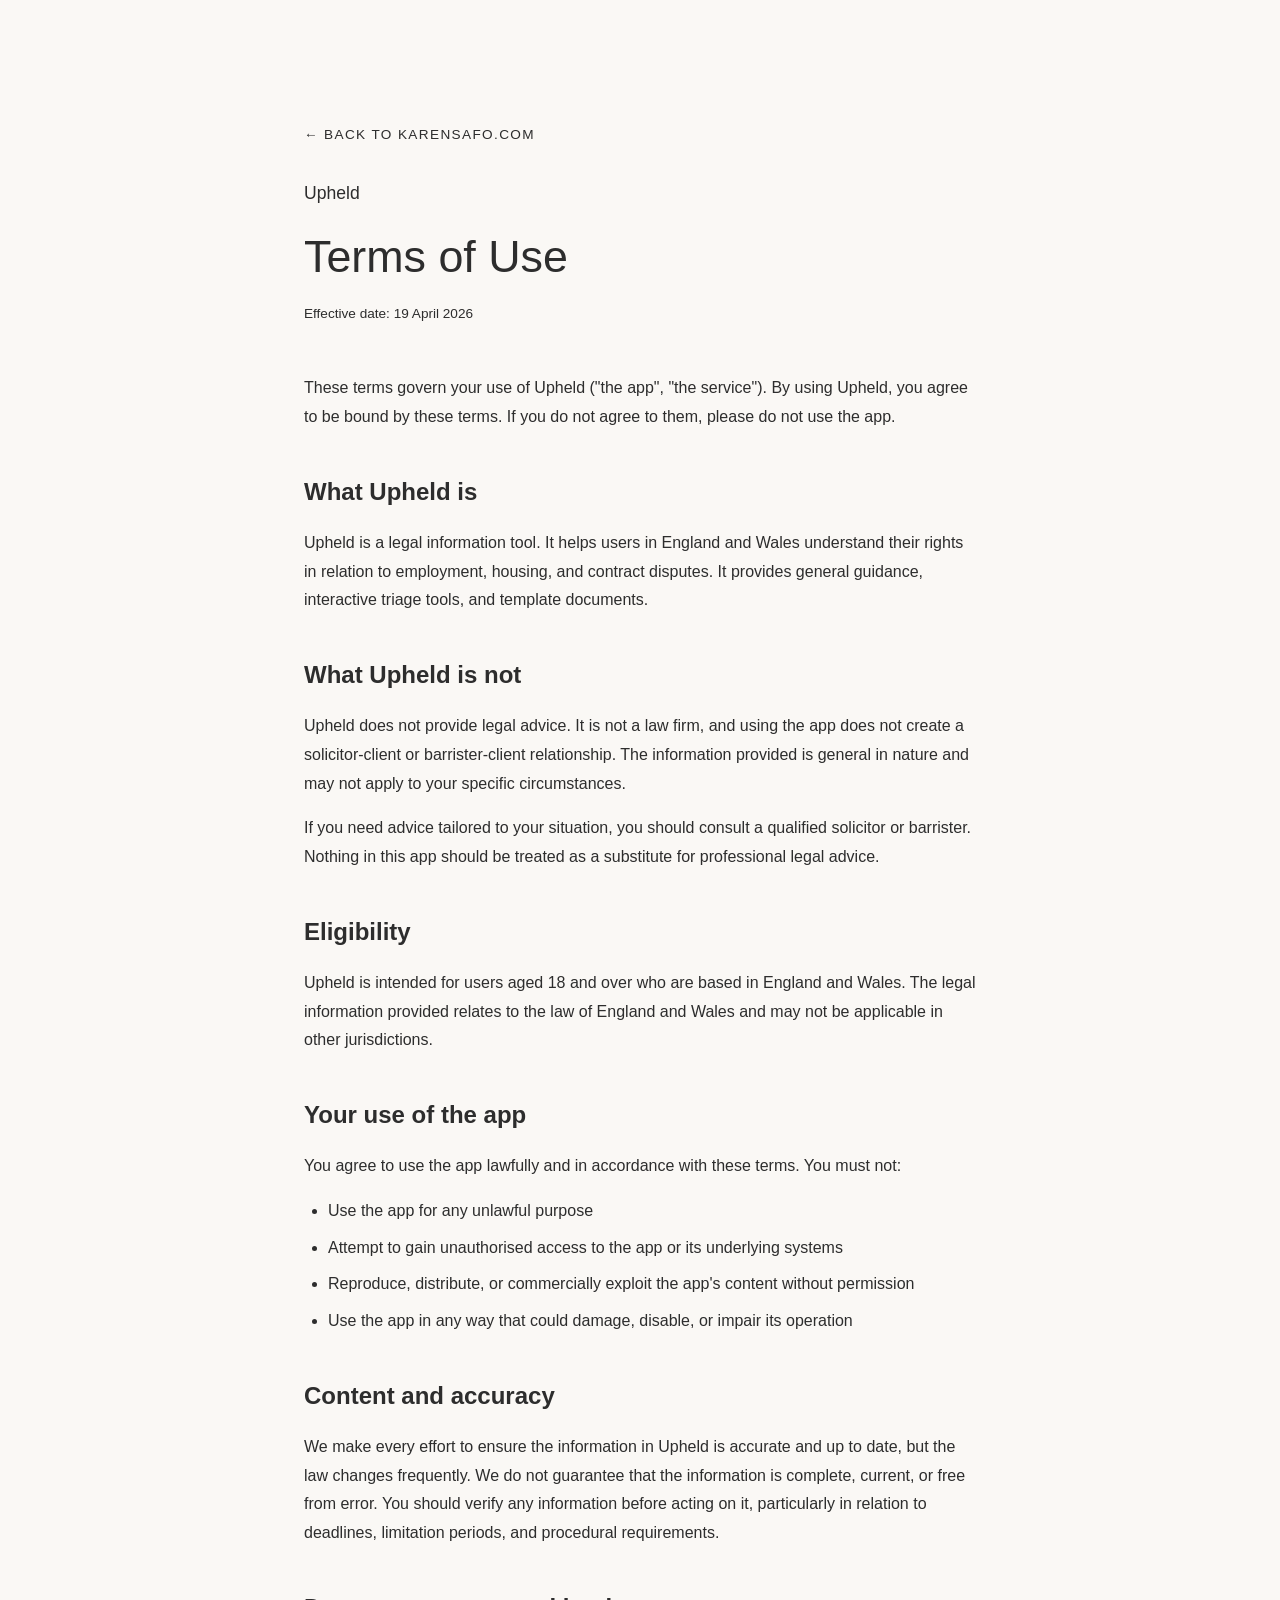
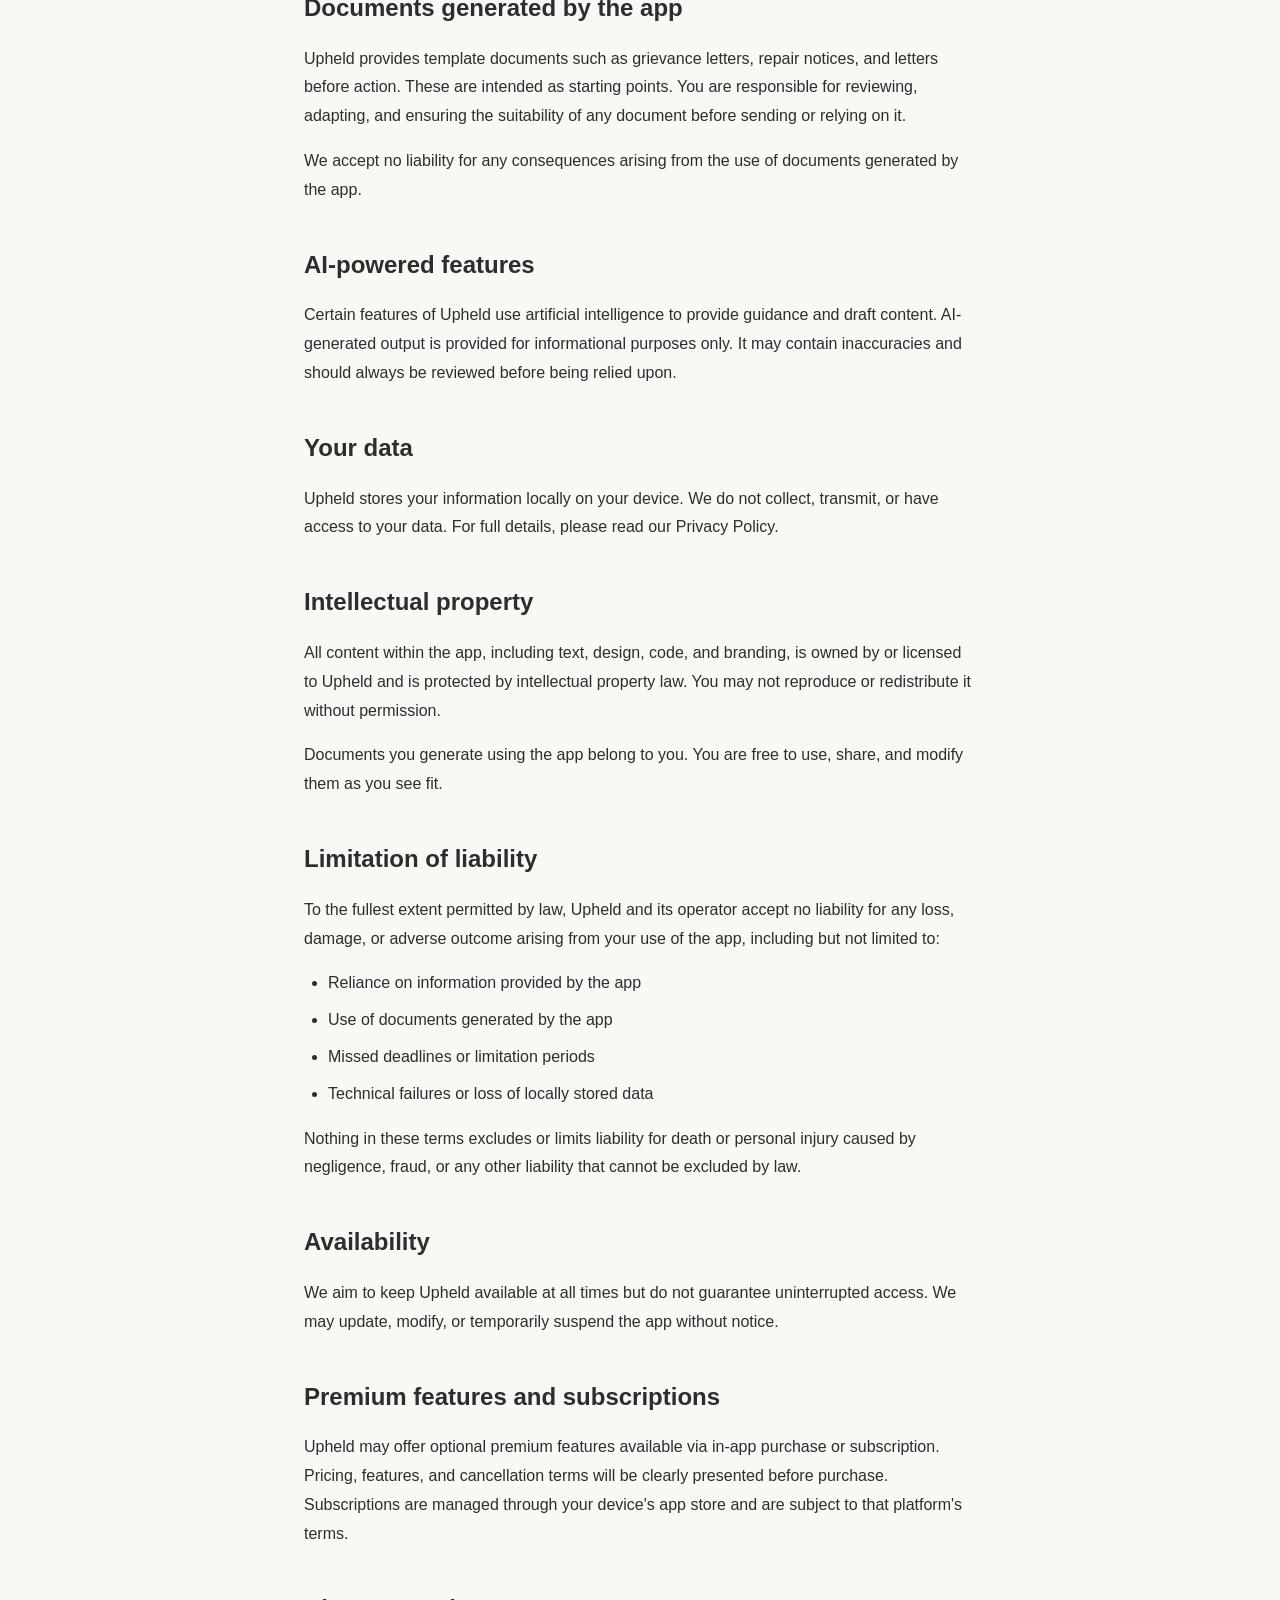
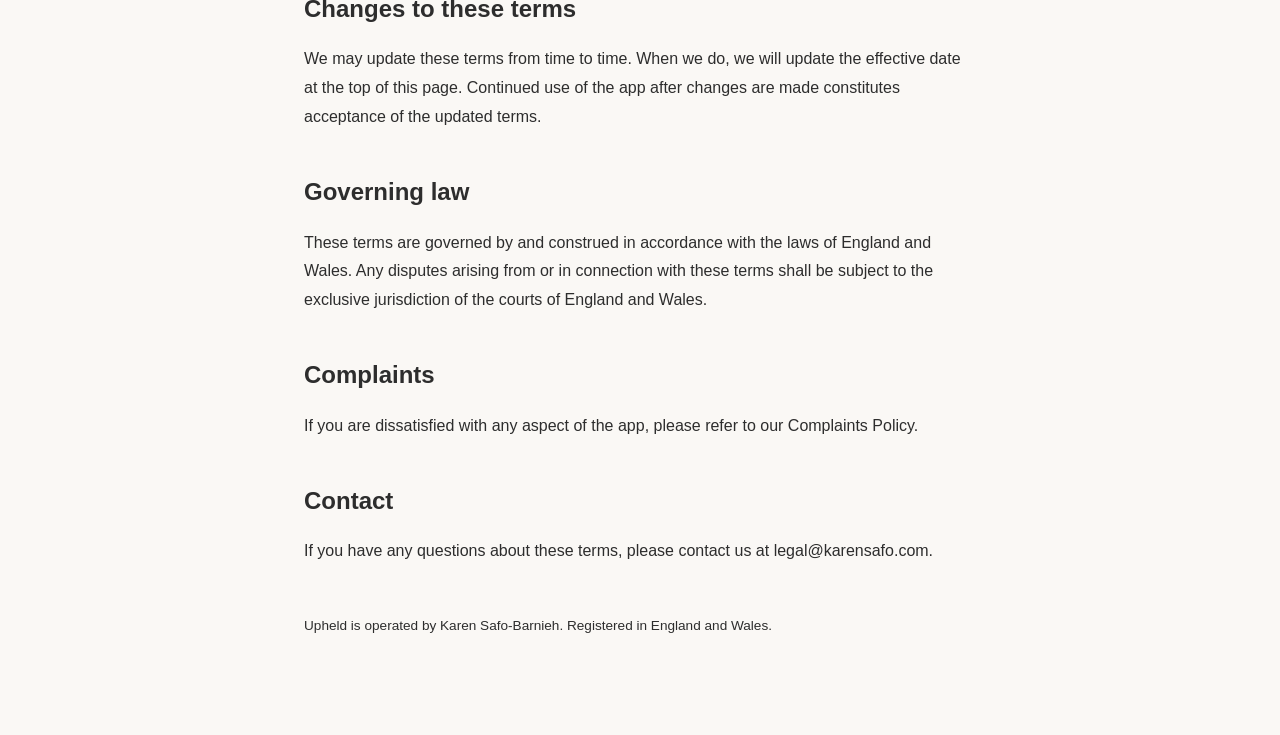
<file: upheld-terms.html>
<!DOCTYPE html>
<html lang="en">
<head>
    <meta charset="UTF-8">
    <meta name="viewport" content="width=device-width, initial-scale=1.0">
    <title>Upheld Terms of Use | Karen Safo-Barnieh</title>
    <meta name="description" content="Terms of Use for the Upheld app. Please read before using the service.">
    <meta name="robots" content="index, follow">
    <link rel="canonical" href="https://karensafo.com/upheld-terms.html">
    <link rel="preconnect" href="https://fonts.googleapis.com">
    <link rel="preconnect" href="https://fonts.gstatic.com" crossorigin>
    <link href="https://fonts.googleapis.com/css2?family=Cormorant+Garamond:ital,wght@0,300;0,400;0,500;0,600;0,700;1,300;1,400&family=Montserrat:wght@300;400;500;600;700&display=swap" rel="stylesheet">
    <link rel="stylesheet" href="styles.css?v=20260526d">
    <style>
        .policy-page {
            padding: 120px 0 80px;
            min-height: 100vh;
        }
        .policy-content {
            max-width: 720px;
            margin: 0 auto;
            padding: 0 24px;
        }
        .policy-content h1 {
            font-family: var(--font-serif);
            font-size: 2.8rem;
            font-weight: 500;
            margin-bottom: 0.5rem;
            color: var(--text-dark);
        }
        .policy-content .policy-subtitle {
            font-size: 1.1rem;
            color: var(--gold);
            font-weight: 500;
            margin-bottom: 0.5rem;
        }
        .policy-content .policy-date {
            font-size: 0.85rem;
            color: var(--text-muted);
            margin-bottom: 3rem;
        }
        .policy-content h2 {
            font-family: var(--font-serif);
            font-size: 1.5rem;
            font-weight: 600;
            margin-top: 2.5rem;
            margin-bottom: 1rem;
            color: var(--text-dark);
        }
        .policy-content p {
            margin-bottom: 1rem;
            color: var(--text-body);
            line-height: 1.8;
        }
        .policy-content ul {
            margin-bottom: 1rem;
            padding-left: 1.5rem;
        }
        .policy-content li {
            margin-bottom: 0.5rem;
            color: var(--text-body);
            line-height: 1.8;
        }
        .policy-content ol {
            margin-bottom: 1rem;
            padding-left: 1.5rem;
        }
        .policy-content ol li {
            margin-bottom: 0.75rem;
        }
        .policy-content a {
            color: var(--gold);
            text-decoration: none;
        }
        .policy-content a:hover {
            text-decoration: underline;
        }
        .policy-back {
            display: inline-block;
            margin-bottom: 2rem;
            font-size: 0.85rem;
            color: var(--text-muted);
            text-decoration: none;
            letter-spacing: 0.1em;
            text-transform: uppercase;
            font-weight: 500;
        }
        .policy-back:hover {
            color: var(--gold);
        }
    </style>
</head>
<body>
    <div class="policy-page">
        <div class="policy-content">
            <a href="/" class="policy-back">&larr; Back to karensafo.com</a>
            <p class="policy-subtitle">Upheld</p>
            <h1>Terms of Use</h1>
            <p class="policy-date">Effective date: 19 April 2026</p>

            <p>These terms govern your use of Upheld ("the app", "the service"). By using Upheld, you agree to be bound by these terms. If you do not agree to them, please do not use the app.</p>

            <h2>What Upheld is</h2>
            <p>Upheld is a legal information tool. It helps users in England and Wales understand their rights in relation to employment, housing, and contract disputes. It provides general guidance, interactive triage tools, and template documents.</p>

            <h2>What Upheld is not</h2>
            <p>Upheld does not provide legal advice. It is not a law firm, and using the app does not create a solicitor-client or barrister-client relationship. The information provided is general in nature and may not apply to your specific circumstances.</p>
            <p>If you need advice tailored to your situation, you should consult a qualified solicitor or barrister. Nothing in this app should be treated as a substitute for professional legal advice.</p>

            <h2>Eligibility</h2>
            <p>Upheld is intended for users aged 18 and over who are based in England and Wales. The legal information provided relates to the law of England and Wales and may not be applicable in other jurisdictions.</p>

            <h2>Your use of the app</h2>
            <p>You agree to use the app lawfully and in accordance with these terms. You must not:</p>
            <ul>
                <li>Use the app for any unlawful purpose</li>
                <li>Attempt to gain unauthorised access to the app or its underlying systems</li>
                <li>Reproduce, distribute, or commercially exploit the app's content without permission</li>
                <li>Use the app in any way that could damage, disable, or impair its operation</li>
            </ul>

            <h2>Content and accuracy</h2>
            <p>We make every effort to ensure the information in Upheld is accurate and up to date, but the law changes frequently. We do not guarantee that the information is complete, current, or free from error. You should verify any information before acting on it, particularly in relation to deadlines, limitation periods, and procedural requirements.</p>

            <h2>Documents generated by the app</h2>
            <p>Upheld provides template documents such as grievance letters, repair notices, and letters before action. These are intended as starting points. You are responsible for reviewing, adapting, and ensuring the suitability of any document before sending or relying on it.</p>
            <p>We accept no liability for any consequences arising from the use of documents generated by the app.</p>

            <h2>AI-powered features</h2>
            <p>Certain features of Upheld use artificial intelligence to provide guidance and draft content. AI-generated output is provided for informational purposes only. It may contain inaccuracies and should always be reviewed before being relied upon.</p>

            <h2>Your data</h2>
            <p>Upheld stores your information locally on your device. We do not collect, transmit, or have access to your data. For full details, please read our <a href="upheld-privacy.html">Privacy Policy</a>.</p>

            <h2>Intellectual property</h2>
            <p>All content within the app, including text, design, code, and branding, is owned by or licensed to Upheld and is protected by intellectual property law. You may not reproduce or redistribute it without permission.</p>
            <p>Documents you generate using the app belong to you. You are free to use, share, and modify them as you see fit.</p>

            <h2>Limitation of liability</h2>
            <p>To the fullest extent permitted by law, Upheld and its operator accept no liability for any loss, damage, or adverse outcome arising from your use of the app, including but not limited to:</p>
            <ul>
                <li>Reliance on information provided by the app</li>
                <li>Use of documents generated by the app</li>
                <li>Missed deadlines or limitation periods</li>
                <li>Technical failures or loss of locally stored data</li>
            </ul>
            <p>Nothing in these terms excludes or limits liability for death or personal injury caused by negligence, fraud, or any other liability that cannot be excluded by law.</p>

            <h2>Availability</h2>
            <p>We aim to keep Upheld available at all times but do not guarantee uninterrupted access. We may update, modify, or temporarily suspend the app without notice.</p>

            <h2>Premium features and subscriptions</h2>
            <p>Upheld may offer optional premium features available via in-app purchase or subscription. Pricing, features, and cancellation terms will be clearly presented before purchase. Subscriptions are managed through your device's app store and are subject to that platform's terms.</p>

            <h2>Changes to these terms</h2>
            <p>We may update these terms from time to time. When we do, we will update the effective date at the top of this page. Continued use of the app after changes are made constitutes acceptance of the updated terms.</p>

            <h2>Governing law</h2>
            <p>These terms are governed by and construed in accordance with the laws of England and Wales. Any disputes arising from or in connection with these terms shall be subject to the exclusive jurisdiction of the courts of England and Wales.</p>

            <h2>Complaints</h2>
            <p>If you are dissatisfied with any aspect of the app, please refer to our <a href="upheld-complaints.html">Complaints Policy</a>.</p>

            <h2>Contact</h2>
            <p>If you have any questions about these terms, please contact us at <a href="mailto:legal@karensafo.com">legal@karensafo.com</a>.</p>

            <p style="margin-top: 3rem; font-size: 0.85rem; color: var(--text-muted);">Upheld is operated by Karen Safo-Barnieh. Registered in England and Wales.</p>
        </div>
    </div>
</body>
</html>
</file>
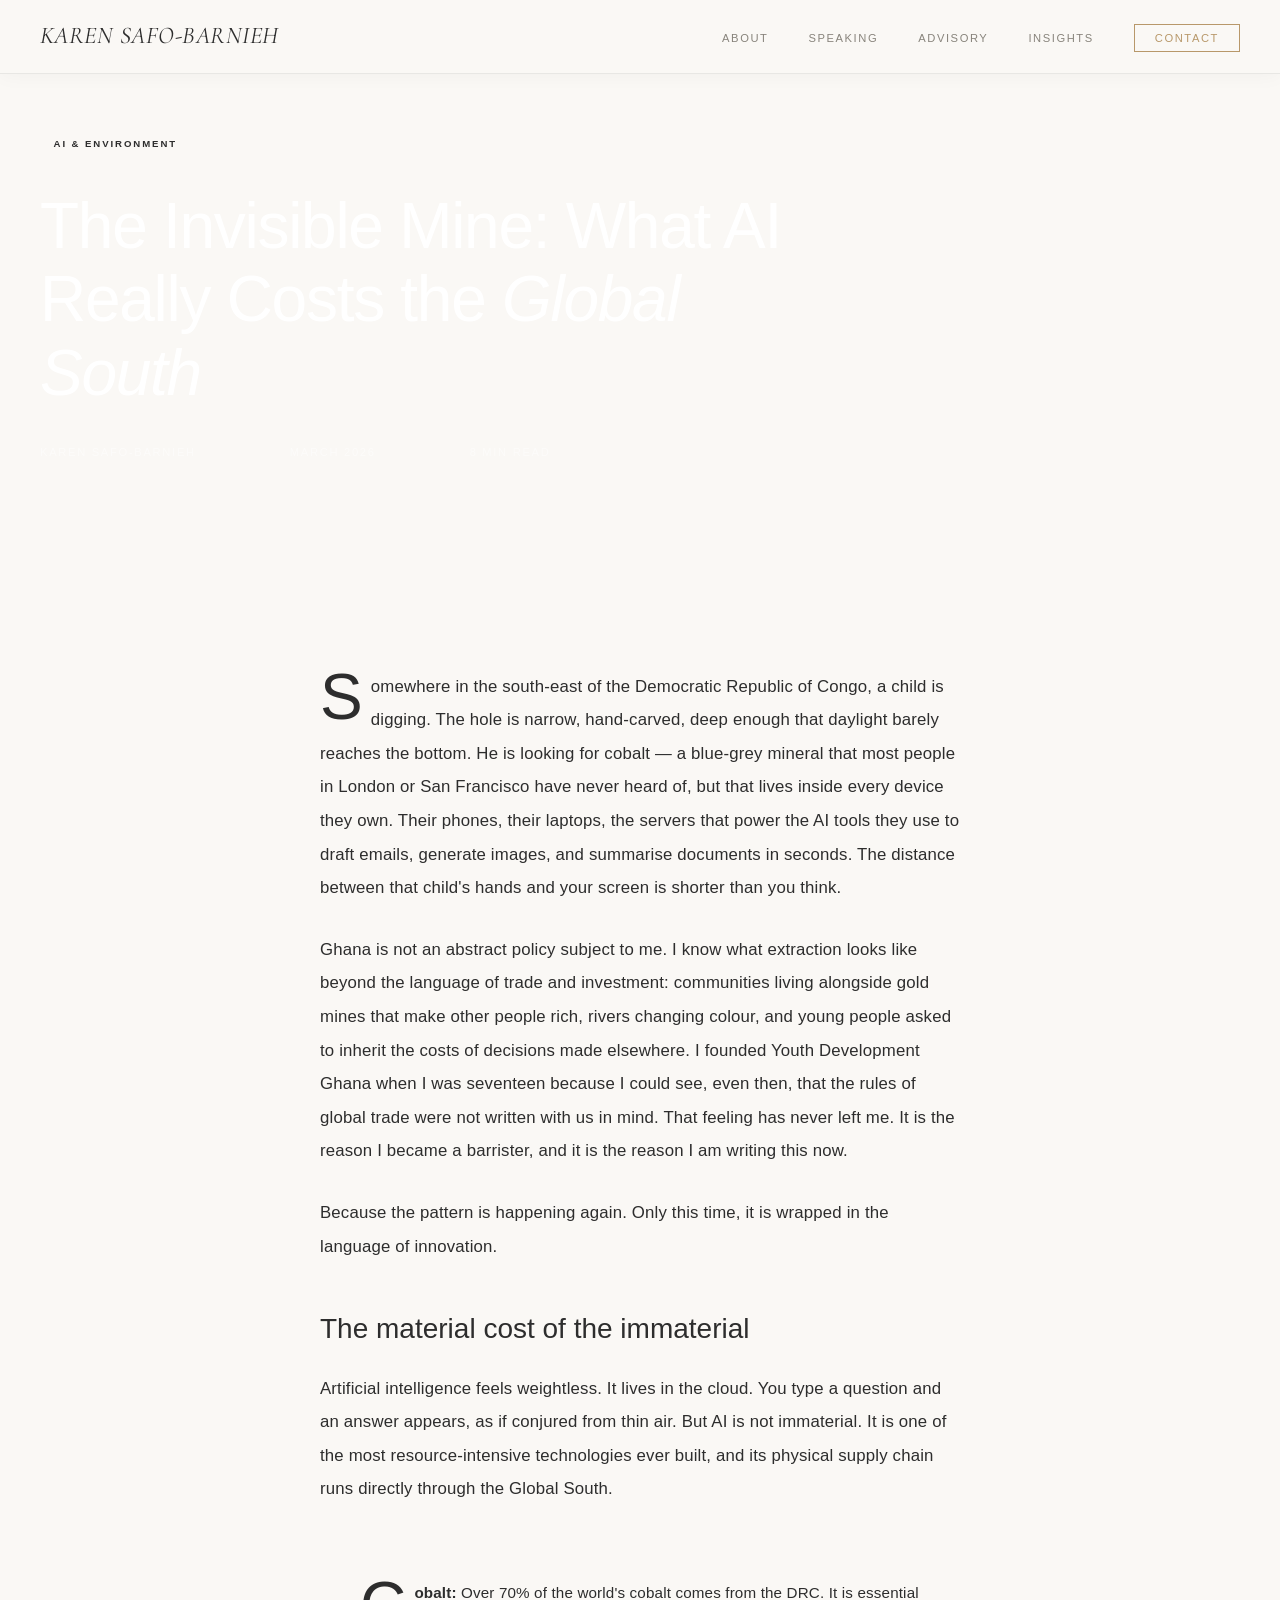
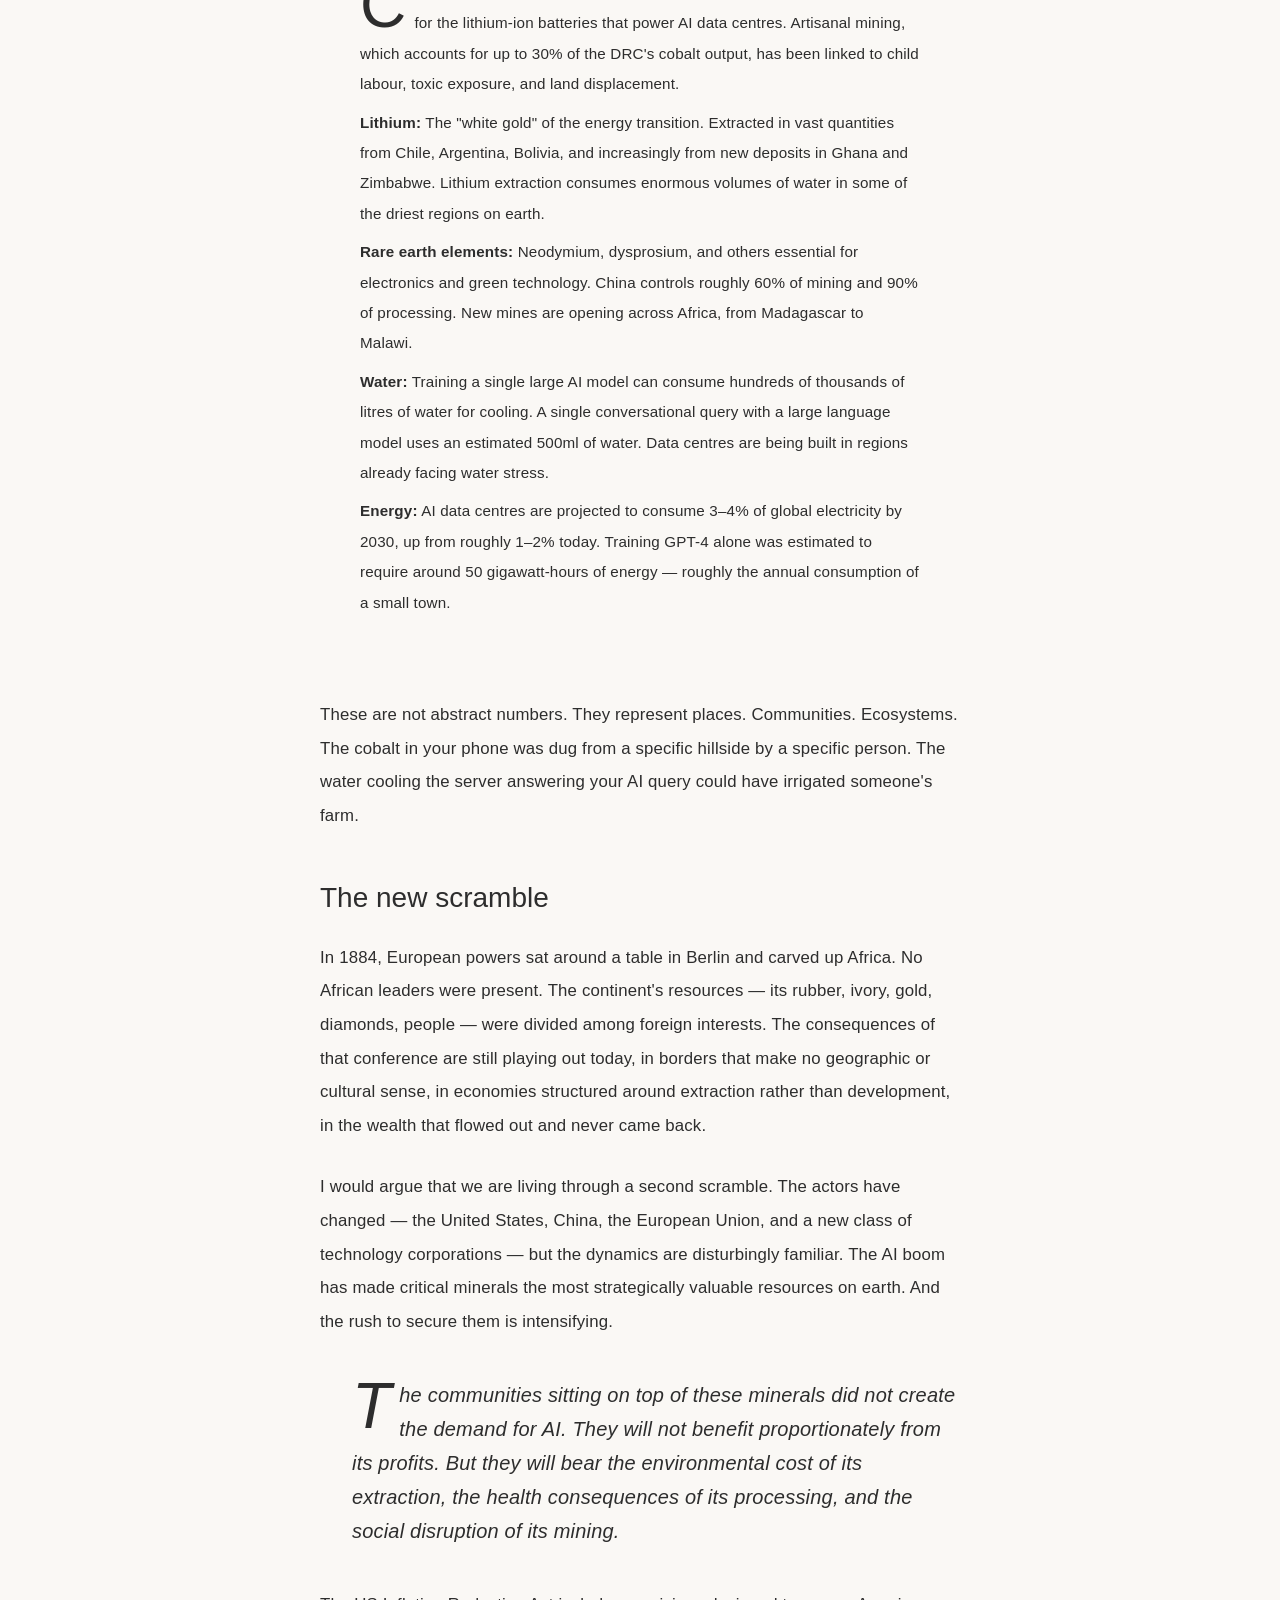
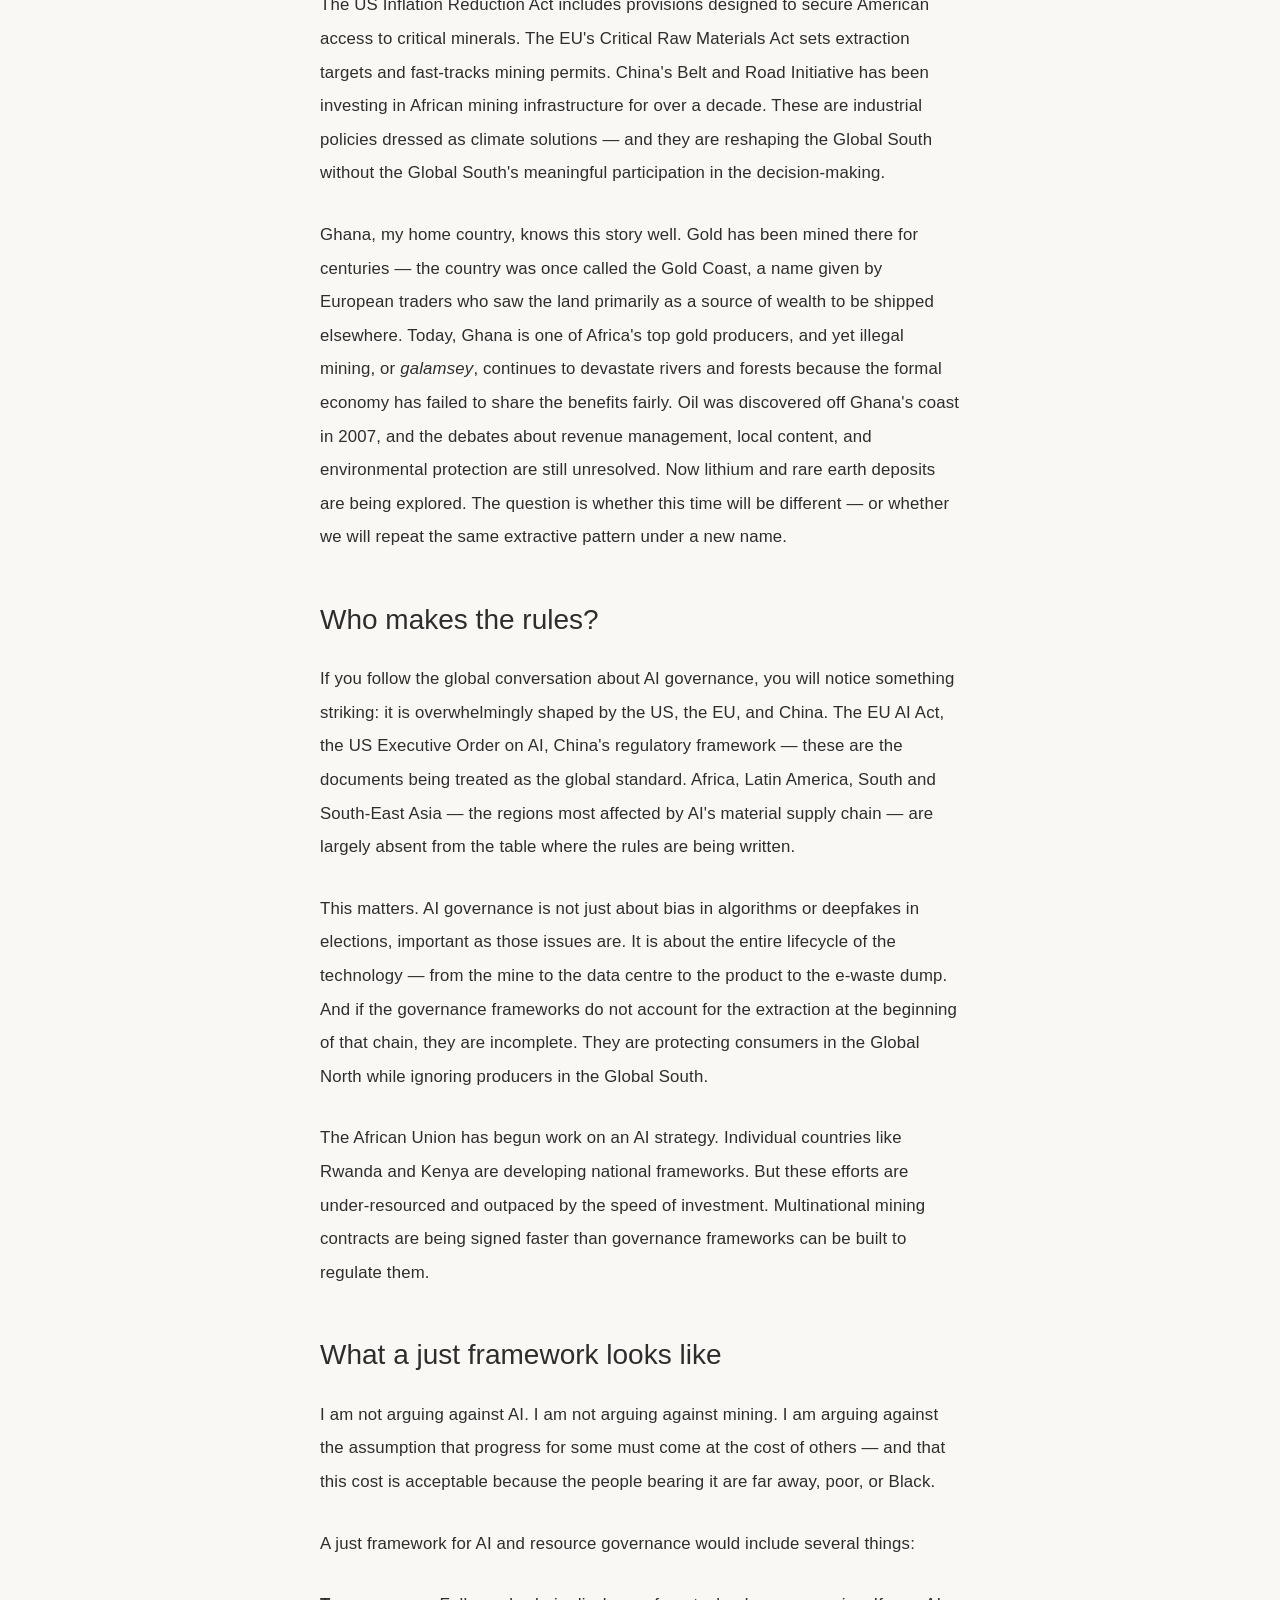
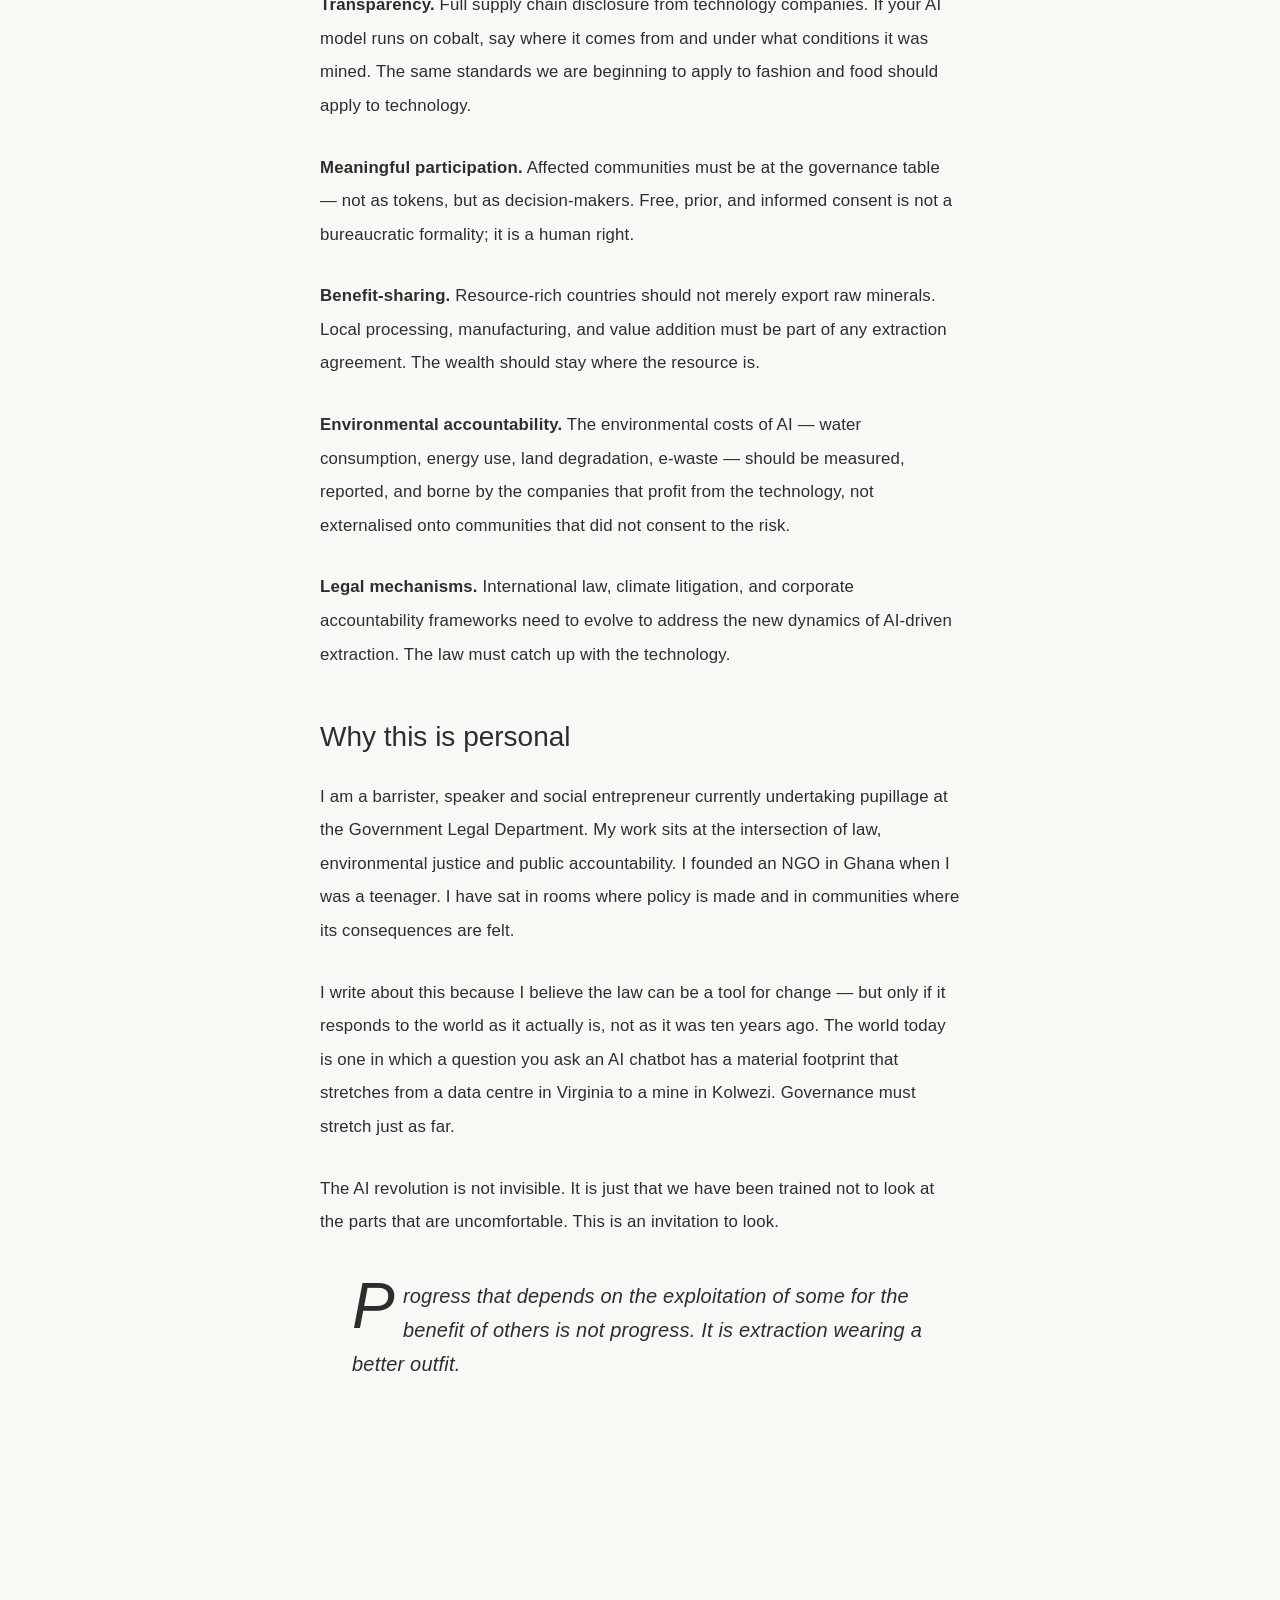
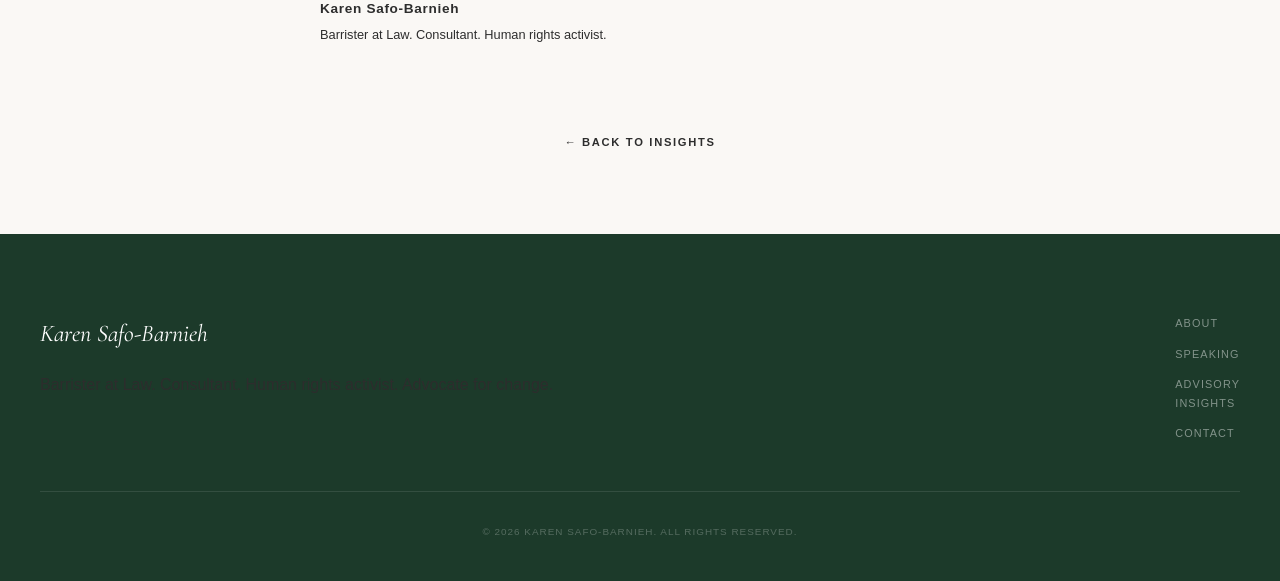
<file: blog/the-invisible-mine.html>
<!DOCTYPE html>
<html lang="en">
<head>
    <meta charset="UTF-8">
    <meta name="viewport" content="width=device-width, initial-scale=1.0">
    <title>The Invisible Mine: What AI Really Costs the Global South | Karen Safo-Barnieh</title>
    <meta name="description" content="Karen Safo-Barnieh examines the hidden environmental and human cost of AI on the Global South, from cobalt mining in the DRC to water consumption in data centres.">
    <meta name="keywords" content="Karen Safo-Barnieh, Karen Safo, AI Global South, cobalt mining, AI environmental cost, natural resource governance, AI governance, human rights">
    <meta property="og:type" content="article">
    <meta property="og:title" content="The Invisible Mine: What AI Really Costs the Global South">
    <meta property="og:description" content="The AI revolution runs on cobalt, lithium, and water, extracted from the communities least likely to benefit from it.">
    <meta property="og:image" content="https://karensafo.com/og-image.png">
    <meta property="og:url" content="https://karensafo.com/blog/the-invisible-mine.html">
    <meta property="og:site_name" content="Karen Safo-Barnieh">
    <meta property="og:locale" content="en_GB">
    <meta property="article:author" content="Karen Safo-Barnieh">
    <meta property="article:published_time" content="2026-03-01">
    <meta name="twitter:card" content="summary_large_image">
    <meta name="twitter:title" content="The Invisible Mine: What AI Really Costs the Global South">
    <meta name="twitter:description" content="Karen Safo-Barnieh examines the hidden environmental and human cost of AI on the Global South.">
    <meta name="twitter:image" content="https://karensafo.com/og-image.png">
    <meta name="twitter:site" content="@KarenSafo">
    <meta name="twitter:creator" content="@KarenSafo">
    <meta name="robots" content="index, follow">
    <link rel="canonical" href="https://karensafo.com/blog/the-invisible-mine.html">
    <meta name="google-site-verification" content="Un0dmISVzgKZt3_MAw0NFcnhSGLqhx4m6o5SgZ92gAA" />
    <script type="application/ld+json">
    {
        "@context": "https://schema.org",
        "@type": "BlogPosting",
        "headline": "The Invisible Mine: What AI Really Costs the Global South",
        "description": "An examination of the hidden environmental and human cost of AI on the Global South, from cobalt mining to water consumption.",
        "author": {
            "@type": "Person",
            "name": "Karen Safo-Barnieh",
            "alternateName": ["Karen Safo", "Karen Safo Barnieh", "Karen Safo-Barnieh Olutogun"],
            "url": "https://karensafo.com"
        },
        "publisher": {
            "@type": "Person",
            "name": "Karen Safo-Barnieh",
            "url": "https://karensafo.com"
        },
        "datePublished": "2026-03-01",
        "url": "https://karensafo.com/blog/the-invisible-mine.html",
        "image": "https://karensafo.com/og-image.png",
        "mainEntityOfPage": "https://karensafo.com/blog/the-invisible-mine.html",
        "keywords": ["AI", "Global South", "cobalt mining", "natural resources", "AI governance", "climate justice", "human rights"],
        "articleSection": "AI & Environment",
        "wordCount": 2100,
        "inLanguage": "en-GB"
    }
    </script>
    <link rel="preconnect" href="https://fonts.googleapis.com">
    <link rel="preconnect" href="https://fonts.gstatic.com" crossorigin>
    <link href="https://fonts.googleapis.com/css2?family=Cormorant+Garamond:ital,wght@0,300;0,400;0,500;0,600;0,700;1,300;1,400&family=Montserrat:wght@300;400;500;600;700&display=swap" rel="stylesheet">
    <link rel="stylesheet" href="../styles.css?v=20260526d">
    <style>
        .article-hero {
            min-height: 60vh;
            display: flex;
            align-items: flex-end;
            padding: 8rem 2.5rem 4rem;
            background: var(--noir);
            position: relative;
        }
        .article-hero-content {
            max-width: 1240px;
            margin: 0 auto;
            width: 100%;
            padding-bottom: 4rem;
        }
        .article-category {
            font-size: 0.6rem;
            font-weight: 600;
            letter-spacing: 0.2em;
            text-transform: uppercase;
            color: var(--gold);
            border: 1px solid var(--gold);
            padding: 0.35rem 0.85rem;
            display: inline-block;
            margin-bottom: 2rem;
        }
        .article-hero h1 {
            font-family: var(--font-serif);
            font-size: clamp(2.5rem, 5vw, 4rem);
            font-weight: 300;
            color: var(--white);
            line-height: 1.15;
            max-width: 800px;
            letter-spacing: -0.02em;
        }
        .article-hero h1 em {
            font-style: italic;
            font-weight: 400;
        }
        .article-meta {
            margin-top: 2rem;
            display: flex;
            align-items: center;
            gap: 2rem;
        }
        .article-meta span {
            font-size: 0.7rem;
            font-weight: 500;
            letter-spacing: 0.15em;
            text-transform: uppercase;
            color: rgba(255, 255, 255, 0.5);
        }
        .article-meta-divider {
            width: 30px;
            height: 1px;
            background: var(--gold);
        }
        .article-body {
            max-width: 720px;
            margin: 0 auto;
            padding: 5rem 2.5rem 8rem;
        }
        .article-body p {
            font-size: 1.05rem;
            font-weight: 300;
            color: var(--text-body);
            line-height: 2;
            margin-bottom: 1.75rem;
            letter-spacing: 0.01em;
        }
        .article-body p:first-of-type::first-letter {
            font-family: var(--font-serif);
            font-size: 4rem;
            font-weight: 400;
            float: left;
            line-height: 0.8;
            margin-right: 0.5rem;
            margin-top: 0.15rem;
            color: var(--gold);
        }
        .article-body h2 {
            font-family: var(--font-serif);
            font-size: 1.75rem;
            font-weight: 400;
            color: var(--text-dark);
            margin: 3rem 0 1.5rem;
            line-height: 1.3;
        }
        .article-body blockquote {
            border-left: 2px solid var(--gold);
            padding-left: 2rem;
            margin: 2.5rem 0;
        }
        .article-body blockquote p {
            font-family: var(--font-serif);
            font-size: 1.25rem;
            font-style: italic;
            color: var(--text-dark);
            line-height: 1.7;
        }
        .article-body .stat-block {
            background: var(--cream-dark);
            padding: 2rem 2.5rem;
            margin: 2.5rem 0;
            border-left: 2px solid var(--gold);
        }
        .article-body .stat-block p {
            margin-bottom: 0.5rem;
            font-size: 0.95rem;
        }
        .article-body .stat-block strong {
            color: var(--text-dark);
            font-weight: 600;
        }
        .article-back {
            text-align: center;
            padding: 0 2.5rem 5rem;
        }
        .article-back a {
            font-size: 0.7rem;
            font-weight: 600;
            letter-spacing: 0.15em;
            text-transform: uppercase;
            color: var(--gold);
            transition: all 0.3s var(--ease);
        }
        .article-back a:hover {
            letter-spacing: 0.2em;
        }
        .article-author {
            max-width: 720px;
            margin: 0 auto;
            padding: 0 2.5rem 5rem;
            display: flex;
            align-items: center;
            gap: 2rem;
            border-top: 1px solid var(--border);
            padding-top: 3rem;
        }
        .article-author-info strong {
            font-size: 0.85rem;
            font-weight: 600;
            color: var(--text-dark);
            display: block;
            letter-spacing: 0.05em;
        }
        .article-author-info span {
            font-size: 0.8rem;
            font-weight: 300;
            color: var(--text-muted);
        }
        @media (max-width: 768px) {
            .article-hero { min-height: 50vh; padding: 6rem 1.5rem 3rem; }
            .article-body { padding: 3rem 1.5rem 5rem; }
        }
    </style>
</head>
<body>
    <!-- Navigation -->
    <nav class="nav scrolled" id="nav">
        <div class="nav-inner">
            <a href="../index.html#home" class="nav-logo">KAREN SAFO<span class="accent">-</span>BARNIEH</a>
            <button class="nav-toggle" id="navToggle" aria-label="Toggle menu">
                <span></span>
                <span></span>
            </button>
            <ul class="nav-links" id="navLinks">
                <li><a href="../index.html#about">About</a></li>
                <li><a href="../speaking.html">Speaking</a></li>
                <li><a href="../index.html#advisory">Advisory</a></li>
                <li><a href="../index.html#insights">Insights</a></li>
                <li><a href="mailto:legal@karensafo.com" class="nav-cta">Contact</a></li>
            </ul>
        </div>
    </nav>

    <!-- Article Hero -->
    <section class="article-hero">
        <div class="article-hero-content">
            <span class="article-category">AI &amp; Environment</span>
            <h1>The Invisible Mine: What AI Really Costs the <em>Global South</em></h1>
            <div class="article-meta">
                <span>Karen Safo-Barnieh</span>
                <div class="article-meta-divider"></div>
                <span>March 2026</span>
                <div class="article-meta-divider"></div>
                <span>8 min read</span>
            </div>
        </div>
    </section>

    <!-- Article Body -->
    <article class="article-body">
        <p>Somewhere in the south-east of the Democratic Republic of Congo, a child is digging. The hole is narrow, hand-carved, deep enough that daylight barely reaches the bottom. He is looking for cobalt &mdash; a blue-grey mineral that most people in London or San Francisco have never heard of, but that lives inside every device they own. Their phones, their laptops, the servers that power the AI tools they use to draft emails, generate images, and summarise documents in seconds. The distance between that child's hands and your screen is shorter than you think.</p>

        <p>Ghana is not an abstract policy subject to me. I know what extraction looks like beyond the language of trade and investment: communities living alongside gold mines that make other people rich, rivers changing colour, and young people asked to inherit the costs of decisions made elsewhere. I founded Youth Development Ghana when I was seventeen because I could see, even then, that the rules of global trade were not written with us in mind. That feeling has never left me. It is the reason I became a barrister, and it is the reason I am writing this now.</p>

        <p>Because the pattern is happening again. Only this time, it is wrapped in the language of innovation.</p>

        <h2>The material cost of the immaterial</h2>

        <p>Artificial intelligence feels weightless. It lives in the cloud. You type a question and an answer appears, as if conjured from thin air. But AI is not immaterial. It is one of the most resource-intensive technologies ever built, and its physical supply chain runs directly through the Global South.</p>

        <div class="stat-block">
            <p><strong>Cobalt:</strong> Over 70% of the world's cobalt comes from the DRC. It is essential for the lithium-ion batteries that power AI data centres. Artisanal mining, which accounts for up to 30% of the DRC's cobalt output, has been linked to child labour, toxic exposure, and land displacement.</p>
            <p><strong>Lithium:</strong> The "white gold" of the energy transition. Extracted in vast quantities from Chile, Argentina, Bolivia, and increasingly from new deposits in Ghana and Zimbabwe. Lithium extraction consumes enormous volumes of water in some of the driest regions on earth.</p>
            <p><strong>Rare earth elements:</strong> Neodymium, dysprosium, and others essential for electronics and green technology. China controls roughly 60% of mining and 90% of processing. New mines are opening across Africa, from Madagascar to Malawi.</p>
            <p><strong>Water:</strong> Training a single large AI model can consume hundreds of thousands of litres of water for cooling. A single conversational query with a large language model uses an estimated 500ml of water. Data centres are being built in regions already facing water stress.</p>
            <p><strong>Energy:</strong> AI data centres are projected to consume 3&ndash;4% of global electricity by 2030, up from roughly 1&ndash;2% today. Training GPT-4 alone was estimated to require around 50 gigawatt-hours of energy &mdash; roughly the annual consumption of a small town.</p>
        </div>

        <p>These are not abstract numbers. They represent places. Communities. Ecosystems. The cobalt in your phone was dug from a specific hillside by a specific person. The water cooling the server answering your AI query could have irrigated someone's farm.</p>

        <h2>The new scramble</h2>

        <p>In 1884, European powers sat around a table in Berlin and carved up Africa. No African leaders were present. The continent's resources &mdash; its rubber, ivory, gold, diamonds, people &mdash; were divided among foreign interests. The consequences of that conference are still playing out today, in borders that make no geographic or cultural sense, in economies structured around extraction rather than development, in the wealth that flowed out and never came back.</p>

        <p>I would argue that we are living through a second scramble. The actors have changed &mdash; the United States, China, the European Union, and a new class of technology corporations &mdash; but the dynamics are disturbingly familiar. The AI boom has made critical minerals the most strategically valuable resources on earth. And the rush to secure them is intensifying.</p>

        <blockquote>
            <p>The communities sitting on top of these minerals did not create the demand for AI. They will not benefit proportionately from its profits. But they will bear the environmental cost of its extraction, the health consequences of its processing, and the social disruption of its mining.</p>
        </blockquote>

        <p>The US Inflation Reduction Act includes provisions designed to secure American access to critical minerals. The EU's Critical Raw Materials Act sets extraction targets and fast-tracks mining permits. China's Belt and Road Initiative has been investing in African mining infrastructure for over a decade. These are industrial policies dressed as climate solutions &mdash; and they are reshaping the Global South without the Global South's meaningful participation in the decision-making.</p>

        <p>Ghana, my home country, knows this story well. Gold has been mined there for centuries &mdash; the country was once called the Gold Coast, a name given by European traders who saw the land primarily as a source of wealth to be shipped elsewhere. Today, Ghana is one of Africa's top gold producers, and yet illegal mining, or <em>galamsey</em>, continues to devastate rivers and forests because the formal economy has failed to share the benefits fairly. Oil was discovered off Ghana's coast in 2007, and the debates about revenue management, local content, and environmental protection are still unresolved. Now lithium and rare earth deposits are being explored. The question is whether this time will be different &mdash; or whether we will repeat the same extractive pattern under a new name.</p>

        <h2>Who makes the rules?</h2>

        <p>If you follow the global conversation about AI governance, you will notice something striking: it is overwhelmingly shaped by the US, the EU, and China. The EU AI Act, the US Executive Order on AI, China's regulatory framework &mdash; these are the documents being treated as the global standard. Africa, Latin America, South and South-East Asia &mdash; the regions most affected by AI's material supply chain &mdash; are largely absent from the table where the rules are being written.</p>

        <p>This matters. AI governance is not just about bias in algorithms or deepfakes in elections, important as those issues are. It is about the entire lifecycle of the technology &mdash; from the mine to the data centre to the product to the e-waste dump. And if the governance frameworks do not account for the extraction at the beginning of that chain, they are incomplete. They are protecting consumers in the Global North while ignoring producers in the Global South.</p>

        <p>The African Union has begun work on an AI strategy. Individual countries like Rwanda and Kenya are developing national frameworks. But these efforts are under-resourced and outpaced by the speed of investment. Multinational mining contracts are being signed faster than governance frameworks can be built to regulate them.</p>

        <h2>What a just framework looks like</h2>

        <p>I am not arguing against AI. I am not arguing against mining. I am arguing against the assumption that progress for some must come at the cost of others &mdash; and that this cost is acceptable because the people bearing it are far away, poor, or Black.</p>

        <p>A just framework for AI and resource governance would include several things:</p>

        <p><strong>Transparency.</strong> Full supply chain disclosure from technology companies. If your AI model runs on cobalt, say where it comes from and under what conditions it was mined. The same standards we are beginning to apply to fashion and food should apply to technology.</p>

        <p><strong>Meaningful participation.</strong> Affected communities must be at the governance table &mdash; not as tokens, but as decision-makers. Free, prior, and informed consent is not a bureaucratic formality; it is a human right.</p>

        <p><strong>Benefit-sharing.</strong> Resource-rich countries should not merely export raw minerals. Local processing, manufacturing, and value addition must be part of any extraction agreement. The wealth should stay where the resource is.</p>

        <p><strong>Environmental accountability.</strong> The environmental costs of AI &mdash; water consumption, energy use, land degradation, e-waste &mdash; should be measured, reported, and borne by the companies that profit from the technology, not externalised onto communities that did not consent to the risk.</p>

        <p><strong>Legal mechanisms.</strong> International law, climate litigation, and corporate accountability frameworks need to evolve to address the new dynamics of AI-driven extraction. The law must catch up with the technology.</p>

        <h2>Why this is personal</h2>

        <p>I am a barrister, speaker and social entrepreneur currently undertaking pupillage at the Government Legal Department. My work sits at the intersection of law, environmental justice and public accountability. I founded an NGO in Ghana when I was a teenager. I have sat in rooms where policy is made and in communities where its consequences are felt.</p>

        <p>I write about this because I believe the law can be a tool for change &mdash; but only if it responds to the world as it actually is, not as it was ten years ago. The world today is one in which a question you ask an AI chatbot has a material footprint that stretches from a data centre in Virginia to a mine in Kolwezi. Governance must stretch just as far.</p>

        <p>The AI revolution is not invisible. It is just that we have been trained not to look at the parts that are uncomfortable. This is an invitation to look.</p>

        <blockquote>
            <p>Progress that depends on the exploitation of some for the benefit of others is not progress. It is extraction wearing a better outfit.</p>
        </blockquote>
    </article>

    <!-- Author -->
    <div class="article-author">
        <div class="article-author-info">
            <strong>Karen Safo-Barnieh</strong>
            <span>Barrister at Law. Consultant. Human rights activist.</span>
        </div>
    </div>

    <!-- Back -->
    <div class="article-back">
        <a href="../index.html#insights">&larr; Back to Insights</a>
    </div>

    <!-- Footer -->
    <footer class="footer">
        <div class="container">
            <div class="footer-inner">
                <div class="footer-brand">
                    <a href="../index.html#home" class="footer-logo">Karen Safo-Barnieh</a>
                    <p>Barrister at Law. Consultant. Human rights activist. Advocate for change.</p>
                </div>
                <div class="footer-links">
                    <div class="footer-col">
                        <a href="../index.html#about">About</a>
                        <a href="../speaking.html">Speaking</a>
                        <a href="../index.html#advisory">Advisory</a>
                    </div>
                    <div class="footer-col">
                        <a href="../index.html#insights">Insights</a>
                        <a href="mailto:legal@karensafo.com">Contact</a>
                    </div>
                </div>
            </div>
            <div class="footer-bottom">
                <p>&copy; 2026 Karen Safo-Barnieh. All rights reserved.</p>
            </div>
        </div>
    </footer>

    <script>
        // Mobile nav toggle
        const navToggle = document.getElementById('navToggle');
        const navLinks = document.getElementById('navLinks');
        navToggle.setAttribute('aria-expanded', 'false');
        if (navLinks.id) navToggle.setAttribute('aria-controls', navLinks.id);

        const setMenuState = (isOpen) => {
            navLinks.classList.toggle('open', isOpen);
            navToggle.classList.toggle('active', isOpen);
            navToggle.setAttribute('aria-expanded', String(isOpen));
        };

        navToggle.addEventListener('click', () => {
            setMenuState(!navLinks.classList.contains('open'));
        });

        navLinks.querySelectorAll('a').forEach(link => {
            link.addEventListener('click', () => {
                setMenuState(false);
            });
        });
    </script>
</body>
</html>
</file>
<file: styles.css>
/* ============================================
   Karen Safo-Barnieh
   Clean. Minimal. Authority & warmth.
   ============================================ */

*, *::before, *::after { margin: 0; padding: 0; box-sizing: border-box; }

:root {
    --ivory:      #FAF8F5;
    --ivory-mid:  #F2EDE6;
    --green:      #1C3A2A;
    --green-mid:  #243F30;
    --brass:      #B8986A;
    --brass-light:#C9A87A;
    --charcoal:   #2D2D2D;
    --body-col:   #4A4444;
    --muted:      #88847C;
    --white:      #FFFFFF;
    --display:    'Cormorant Garamond', Georgia, serif;
    --body:       'DM Sans', -apple-system, sans-serif;
    --ease:       cubic-bezier(0.4, 0, 0.2, 1);
}

html { scroll-behavior: smooth; }

body {
    font-family: var(--body);
    background: var(--ivory);
    color: var(--charcoal);
    line-height: 1.7;
    -webkit-font-smoothing: antialiased;
    overflow-x: hidden;
}

a { color: inherit; text-decoration: none; }
img { max-width: 100%; display: block; }
::selection { background: var(--brass); color: var(--white); }

.container { max-width: 1320px; margin: 0 auto; padding: 0 2.5rem; }

::-webkit-scrollbar { width: 3px; }
::-webkit-scrollbar-track { background: var(--ivory); }
::-webkit-scrollbar-thumb { background: var(--brass); }

/* --- Intro loader --- */
.intro-loader {
    position: fixed;
    inset: 0;
    z-index: 3000;
    display: grid;
    place-items: center;
    background: var(--ivory);
    pointer-events: none;
    animation: introExit 5.3s var(--ease) forwards;
}
.intro-content {
    display: flex;
    flex-direction: column;
    align-items: center;
    gap: 1rem;
}
.intro-mark {
    font-family: var(--display);
    font-size: clamp(6.25rem, 20vw, 13.5rem);
    font-weight: 500;
    font-style: italic;
    line-height: 1;
    letter-spacing: 0.04em;
    color: var(--green);
    transform-origin: center;
    text-shadow: 0 0 0.01em currentColor;
    animation: introMark 5.1s var(--ease) forwards;
}
.intro-subtitle {
    font-size: clamp(0.78rem, 2vw, 1.08rem);
    font-weight: 500;
    letter-spacing: 0.22em;
    line-height: 1.6;
    text-align: center;
    text-transform: uppercase;
    color: var(--brass);
    animation: introSubtitle 5.1s var(--ease) forwards;
}
.intro-loader.is-hidden { display: none; }
@keyframes introMark {
    0% { opacity: 0; transform: translateY(16px) scale(0.94); }
    14% { opacity: 1; transform: translateY(0) scale(1); }
    82% { opacity: 1; transform: translateY(0) scale(1); }
    100% { opacity: 0; transform: translateY(-18px) scale(1.04); }
}
@keyframes introSubtitle {
    0%, 8% { opacity: 0; transform: translateY(10px); }
    20% { opacity: 1; transform: translateY(0); }
    82% { opacity: 1; transform: translateY(0); }
    100% { opacity: 0; transform: translateY(-10px); }
}
@keyframes introExit {
    0%, 82% { opacity: 1; visibility: visible; }
    100% { opacity: 0; visibility: hidden; }
}

/* --- Reveal on scroll --- */
.reveal {
    opacity: 0;
    transform: translateY(20px);
    transition: opacity 0.65s var(--ease), transform 0.65s var(--ease);
}
.reveal.visible { opacity: 1; transform: translateY(0); }


/* ============================================
   Navigation
   ============================================ */
.nav {
    position: fixed; top: 0; left: 0; right: 0; z-index: 1000;
    padding: 1.5rem 0;
    background: var(--ivory);
    border-bottom: 1px solid transparent;
    transition: all 0.3s var(--ease);
}
.nav.scrolled {
    padding: 1rem 0;
    border-bottom-color: rgba(0,0,0,0.07);
    box-shadow: 0 1px 20px rgba(0,0,0,0.04);
}
.home-page .nav:not(.scrolled) {
    background: transparent;
}
.home-page .nav:not(.scrolled) .nav-logo,
.home-page .nav:not(.scrolled) .nav-links a {
    color: var(--white);
}
.home-page .nav:not(.scrolled) .nav-cta {
    border-color: rgba(255,255,255,0.5);
}
.home-page .nav:not(.scrolled) .nav-toggle span {
    background: var(--white);
}
.nav-inner {
    max-width: 1320px; margin: 0 auto; padding: 0 2.5rem;
    display: flex; align-items: center; justify-content: space-between;
}
.nav-logo {
    font-family: var(--display);
    font-size: 1.5rem;
    font-style: italic;
    color: var(--charcoal);
    letter-spacing: 0.02em;
}
.nav-links {
    display: flex; align-items: center; gap: 2.5rem; list-style: none;
}
.nav-links a {
    font-size: 0.7rem; font-weight: 500; letter-spacing: 0.14em;
    text-transform: uppercase; color: var(--muted);
    transition: color 0.25s;
}
.nav-links a:hover { color: var(--charcoal); }
.nav-cta {
    color: var(--brass) !important;
    border: 1px solid var(--brass);
    padding: 0.45rem 1.25rem;
    transition: all 0.3s var(--ease);
}
.nav-cta:hover {
    background: var(--brass); color: var(--white) !important;
}
.nav-toggle {
    display: none; flex-direction: column; gap: 5px;
    background: none; border: none; cursor: pointer; padding: 4px;
}
.nav-toggle span { width: 24px; height: 1px; background: var(--charcoal); transition: all 0.3s; }


/* ============================================
   Buttons
   ============================================ */
.btn {
    display: inline-flex; align-items: center; justify-content: center;
    padding: 0.875rem 2rem;
    font-family: var(--body); font-size: 0.72rem; font-weight: 500;
    letter-spacing: 0.14em; text-transform: uppercase;
    cursor: pointer; border: none;
    transition: all 0.3s var(--ease);
}
.btn-primary { background: var(--green); color: var(--white); }
.btn-primary:hover { background: var(--green-mid); transform: translateY(-1px); }

.btn-outline {
    background: transparent; color: var(--charcoal);
    border: 1px solid rgba(45,45,45,0.3);
}
.btn-outline:hover { border-color: var(--charcoal); background: var(--charcoal); color: var(--ivory); }

.btn-light { background: var(--ivory); color: var(--green); }
.btn-light:hover { background: var(--ivory-mid); }

.btn-accent { background: var(--brass); color: var(--white); }
.btn-accent:hover { background: var(--brass-light); transform: translateY(-1px); }

.btn-outline-light {
    background: transparent; color: rgba(255,255,255,0.8);
    border: 1px solid rgba(255,255,255,0.3);
}
.btn-outline-light:hover { background: rgba(255,255,255,0.1); color: var(--white); border-color: rgba(255,255,255,0.6); }

.btn-full { width: 100%; }


/* ============================================
   Shared type elements
   ============================================ */
.section-label {
    display: block;
    font-size: clamp(1rem, 1.4vw, 1.35rem); font-weight: 600; letter-spacing: 0.28em;
    text-transform: uppercase; color: var(--brass); margin-bottom: 2rem;
}
.section-label.light { color: rgba(255,255,255,0.78); }

.section-heading {
    font-family: var(--display); font-weight: 400;
    font-size: clamp(2.75rem, 5.8vw, 5.75rem);
    line-height: 1; color: var(--charcoal); margin-bottom: 2.75rem;
    letter-spacing: -0.015em;
}
.section-heading em { font-style: italic; color: var(--green); font-weight: 300; }
.section-heading.light { color: var(--white); }
.section-heading.light em { color: var(--brass); }

.body-text {
    font-size: clamp(1.2rem, 1.5vw, 1.45rem); font-weight: 300; color: var(--body-col);
    line-height: 1.75; margin-bottom: 1.6rem;
}
.body-text.light { color: rgba(255,255,255,0.82); }


/* ============================================
   Hero
   ============================================ */
.hero {
    position: relative;
    min-height: 92svh;
    display: flex;
    align-items: center;
    overflow: hidden;
    isolation: isolate;
}
.hero-text {
    position: relative;
    z-index: 2;
    width: min(1040px, calc(100% - 5rem));
    padding: 9rem 0 5rem;
    margin: 0 auto;
    text-align: center;
    display: flex;
    flex-direction: column;
    align-items: center;
}
.hero-label {
    font-family: var(--display);
    font-size: clamp(1.45rem, 2.5vw, 2.35rem);
    font-weight: 400;
    font-style: italic;
    letter-spacing: 0.02em;
    text-transform: none;
    color: rgba(255,255,255,0.94);
    margin-bottom: 1.65rem;
    height: 1.45em;
    overflow: hidden;
    position: relative;
}
.hero-rotate {
    display: flex;
    flex-direction: column;
    animation: heroRotate 6s var(--ease) infinite;
}
.hero-rotate span {
    display: block;
    height: 1.45em;
    line-height: 1.45em;
}
@keyframes heroRotate {
    0%, 22%   { transform: translateY(0); }
    33%, 55%  { transform: translateY(-33.333%); }
    66%, 88%  { transform: translateY(-66.666%); }
    100%      { transform: translateY(0); }
}
.hero-name {
    font-family: var(--display); font-weight: 500;
    font-size: clamp(3rem, 6.6vw, 7rem);
    line-height: 1; color: var(--white); margin-bottom: 1.75rem;
    white-space: nowrap;
}
.hero-name em { font-style: italic; color: var(--brass-light); font-weight: 400; }
.hero-tagline {
    font-size: clamp(1.15rem, 2vw, 1.55rem); font-weight: 300; color: rgba(255,255,255,0.78);
    line-height: 1.6; margin-bottom: 2.5rem; max-width: 540px;
}
.hero-actions { display: flex; gap: 1rem; flex-wrap: wrap; align-items: center; justify-content: center; }

.hero-image {
    position: absolute;
    inset: 0;
    z-index: -2;
}
.hero-image img {
    position: absolute; inset: 0;
    width: 100%; height: 100%;
    object-fit: cover; object-position: center 46%;
}
.hero-overlay {
    position: absolute;
    inset: 0;
    z-index: -1;
    background:
        radial-gradient(ellipse at 50% 65%, rgba(12,24,18,0.18) 0%, rgba(12,24,18,0.52) 55%, rgba(12,24,18,0.78) 100%),
        linear-gradient(0deg, rgba(12,24,18,0.55) 0%, rgba(12,24,18,0.05) 40%, rgba(12,24,18,0.32) 100%);
}


/* ============================================
   Press / As Seen In
   ============================================ */
.press {
    padding: 4.5rem 0;
    background: var(--green);
    overflow: hidden;
}
.press-label {
    font-size: clamp(1.15rem, 1.35vw, 1.3rem); font-weight: 600; letter-spacing: 0.24em;
    text-transform: uppercase; color: rgba(255,255,255,0.82);
    text-align: center; margin-bottom: 3rem;
}
.press-marquee {
    overflow: hidden;
    position: relative;
}
.press-marquee::before,
.press-marquee::after {
    content: '';
    position: absolute; top: 0; bottom: 0; z-index: 2;
    width: 120px; pointer-events: none;
}
.press-marquee::before { left: 0; background: linear-gradient(to right, var(--green), transparent); }
.press-marquee::after  { right: 0; background: linear-gradient(to left,  var(--green), transparent); }
.press-track {
    display: flex; align-items: center;
    width: max-content; gap: 5.5rem;
    animation: marquee 32s linear infinite;
    padding: 0.5rem 2rem;
}
.press-track:hover { animation-play-state: paused; }
@keyframes marquee {
    from { transform: translateX(0); }
    to   { transform: translateX(-50%); }
}
.press-logo-img {
    height: 44px; width: auto; max-width: 200px; display: block; flex-shrink: 0;
    object-fit: contain;
    filter: brightness(0) invert(1) opacity(0.78);
    transition: filter 0.35s, opacity 0.35s;
}
.press-logo-img[src$=".png"] {
    height: 56px;
    filter: brightness(0) invert(1) opacity(0.68);
}
.press-logo-img:hover { filter: brightness(0) invert(1) opacity(1); }

/* ============================================
   Work With Me
   ============================================ */
.work-with-me {
    padding: 6.5rem 0 7rem;
    background: var(--ivory-mid);
    border-bottom: 1px solid rgba(0,0,0,0.06);
}
.work-header {
    display: grid;
    grid-template-columns: minmax(220px, 0.75fr) 1.25fr;
    gap: 4rem;
    align-items: end;
    margin-bottom: 3rem;
}
.work-header .section-label,
.work-header .section-heading {
    margin-bottom: 0;
}
.work-grid {
    display: grid;
    grid-template-columns: repeat(3, 1fr);
    gap: 1px;
    background: rgba(0,0,0,0.08);
    border: 1px solid rgba(0,0,0,0.08);
}
.work-card {
    display: flex;
    min-height: 360px;
    flex-direction: column;
    align-items: flex-start;
    padding: 2.75rem 2.4rem;
    background: var(--ivory);
    color: var(--charcoal);
    transition: background 0.3s var(--ease), transform 0.3s var(--ease);
}
.work-card:hover {
    background: var(--white);
    transform: translateY(-4px);
}
.work-card-kicker {
    margin-bottom: 1.5rem;
    font-size: 0.95rem;
    font-weight: 600;
    letter-spacing: 0.22em;
    text-transform: uppercase;
    color: var(--brass);
}
.work-card h3 {
    font-family: var(--display);
    font-size: clamp(2.4rem, 3.4vw, 3.4rem);
    font-weight: 400;
    line-height: 1.02;
    margin-bottom: 1.5rem;
    color: var(--green);
}
.work-card p {
    color: var(--body-col);
    font-size: clamp(1.1rem, 1.35vw, 1.3rem);
    font-weight: 300;
    line-height: 1.65;
    margin-bottom: 2rem;
}
.work-card-link {
    margin-top: auto;
    font-size: 0.95rem;
    font-weight: 600;
    letter-spacing: 0.18em;
    text-transform: uppercase;
    color: var(--charcoal);
}

/* ============================================
   About
   ============================================ */
.about { padding: 8rem 0; background: var(--ivory); }
.about-grid {
    display: grid; grid-template-columns: 1fr 1fr; gap: 6rem;
    align-items: center;
}
.about-image { overflow: hidden; }
.about-image img {
    width: 100%; aspect-ratio: 3/4;
    object-fit: cover; object-position: center top;
    transition: transform 0.6s var(--ease);
}
.about-image img:hover { transform: scale(1.015); }

/* Accolades */
.accolades {
    display: flex; gap: 2.5rem;
    margin-top: 2.5rem; padding-top: 2rem;
    border-top: 1px solid rgba(0,0,0,0.08);
    flex-wrap: wrap;
}
.accolade-number, .accolade-text {
    font-family: var(--display); font-size: clamp(3.25rem, 4.6vw, 4.75rem); font-weight: 400;
    color: var(--brass); display: block; line-height: 1; margin-bottom: 0.7rem;
}
.accolade-label {
    font-size: clamp(0.88rem, 1.05vw, 1.05rem); font-weight: 600; letter-spacing: 0.18em;
    text-transform: uppercase; color: var(--muted);
}

/* ============================================
   Background
   ============================================ */
.background {
    padding: 7rem 0;
    background: var(--green);
}
.background-header {
    max-width: 620px;
    margin-bottom: 4rem;
}
.background-grid {
    display: grid;
    grid-template-columns: repeat(3, 1fr);
    gap: 2.5rem 3rem;
}
.background-item {
    padding: 1.75rem 0 0;
    border-top: 1px solid rgba(184,152,106,0.4);
    background: transparent;
}
.background-marker {
    display: block;
    font-family: var(--display);
    font-style: italic;
    font-size: clamp(2rem, 2.7vw, 2.65rem);
    font-weight: 500;
    color: var(--brass);
    margin-bottom: 1.15rem;
    letter-spacing: 0.01em;
    line-height: 1.1;
}
.background-item p {
    font-size: clamp(1.15rem, 1.4vw, 1.35rem);
    line-height: 1.7;
    color: rgba(255,255,255,0.85);
    margin: 0;
}

/* ============================================
   Milestones
   ============================================ */
.milestones {
    padding: 0 0 8rem;
    background: var(--ivory);
}
.milestones-header {
    display: grid;
    grid-template-columns: minmax(220px, 0.8fr) 1.2fr;
    gap: 4rem;
    align-items: end;
    margin-bottom: 3rem;
}
.milestones-header .section-label { margin-bottom: 0.35rem; }
.milestones-header .section-heading { margin-bottom: 0; }
.milestone-grid {
    display: grid;
    grid-template-columns: 0.9fr 1.1fr;
    gap: 1.25rem;
    align-items: stretch;
}
.milestone-card {
    position: relative;
    min-height: 520px;
    overflow: hidden;
    background: var(--green);
}
.milestone-card-tall { min-height: 640px; }
.milestone-card-tall {
    grid-row: span 2;
}
.milestone-card img {
    width: 100%;
    height: 100%;
    object-fit: cover;
    transition: transform 0.8s var(--ease);
}
.milestone-card:hover img {
    transform: scale(1.035);
}
.milestone-card::after {
    content: '';
    position: absolute;
    inset: 0;
    background: linear-gradient(0deg, rgba(8,16,12,0.82) 0%, rgba(8,16,12,0.15) 52%, rgba(8,16,12,0) 75%);
}
.milestone-card figcaption {
    position: absolute;
    left: 2rem;
    right: 2rem;
    bottom: 2rem;
    z-index: 1;
    color: var(--white);
}
.milestone-card figcaption span {
    display: block;
    margin-bottom: 0.85rem;
    font-family: var(--display);
    font-size: clamp(2.85rem, 4.6vw, 4.5rem);
    line-height: 1;
}
.milestone-card figcaption p {
    max-width: 540px;
    color: rgba(255,255,255,0.9);
    font-size: clamp(1.15rem, 1.45vw, 1.35rem);
    font-weight: 300;
    line-height: 1.55;
}

/* ============================================
   Honours & Media
   ============================================ */
.honours {
    padding: 0 0 7rem;
    background: var(--ivory);
}
.honours-header {
    display: grid;
    grid-template-columns: minmax(220px, 0.8fr) 1.2fr;
    gap: 4rem;
    align-items: end;
    margin-bottom: 3rem;
}
.honours-header .section-label,
.honours-header .section-heading {
    margin-bottom: 0;
}
.honours-layout {
    display: grid;
    grid-template-columns: 0.95fr 1.05fr;
    gap: 1px;
    background: rgba(0,0,0,0.08);
    border: 1px solid rgba(0,0,0,0.08);
}
.awards-panel,
.media-panel {
    background: var(--ivory-mid);
    padding: 3.25rem 3rem;
}
.awards-panel h3,
.media-panel h3 {
    font-family: var(--display);
    font-size: clamp(2.85rem, 4.6vw, 4.25rem);
    font-weight: 400;
    line-height: 1.02;
    color: var(--green);
    margin-bottom: 2.75rem;
}
.awards-grid {
    display: grid;
    grid-template-columns: 1fr;
    gap: 1px;
    background: rgba(0,0,0,0.06);
}
.award-tile {
    display: grid;
    grid-template-columns: auto 1fr;
    column-gap: 1.5rem;
    align-items: baseline;
    padding: 1.5rem 1.65rem;
    background: var(--ivory-mid);
    transition: background 0.25s var(--ease);
}
.award-tile:hover { background: var(--ivory); }
.award-tile-featured {
    background: rgba(255,255,255,0.52);
    border-left: 3px solid var(--brass);
}
.award-tile-featured:hover { background: var(--white); }
.award-year {
    font-family: var(--display);
    font-style: italic;
    font-size: 2rem;
    color: var(--brass);
    line-height: 1;
}
.award-tile strong {
    display: block;
    color: var(--charcoal);
    font-size: 1.35rem;
    font-weight: 500;
    line-height: 1.25;
    margin-bottom: 0.4rem;
}
.award-org {
    display: block;
    grid-column: 2;
    color: var(--muted);
    font-size: 1.05rem;
    font-weight: 400;
    line-height: 1.4;
}
.media-list {
    display: grid;
    gap: 0;
}
.featured-media {
    display: grid;
    gap: 0.8rem;
    margin-bottom: 1.7rem;
}
.featured-media-card {
    display: block;
    padding: 1.35rem;
    border: 1px solid rgba(184,152,106,0.28);
    background: rgba(255,255,255,0.42);
    transition: background 0.25s var(--ease), border-color 0.25s var(--ease), transform 0.25s var(--ease);
}
.featured-media-card:hover {
    background: var(--ivory);
    border-color: var(--brass);
    transform: translateY(-2px);
}
.media-list a,
.media-item {
    display: block;
    padding: 0.85rem 0;
    border-top: 1px solid rgba(0,0,0,0.08);
    transition: color 0.25s;
}
.media-list a:last-child,
.media-item:last-child {
    border-bottom: 1px solid rgba(0,0,0,0.08);
}
.featured-media-card span,
.media-list span,
.media-item span {
    display: block;
    margin-bottom: 0.65rem;
    color: var(--brass);
    font-size: 0.92rem;
    font-weight: 600;
    letter-spacing: 0.2em;
    text-transform: uppercase;
}
.featured-media-card strong,
.media-list strong,
.media-item strong {
    display: block;
    color: var(--charcoal);
    font-family: var(--display);
    font-weight: 400;
    line-height: 1.1;
}
.featured-media-card strong {
    font-size: clamp(2rem, 3vw, 2.85rem);
}
.featured-media-card p {
    margin-top: 1.1rem;
    color: var(--body-col);
    font-size: clamp(1.15rem, 1.4vw, 1.35rem);
    font-weight: 300;
    line-height: 1.65;
}
.media-list strong,
.media-item strong {
    font-size: clamp(1rem, 1.5vw, 1.25rem);
}
.featured-media-card:hover strong,
.media-list a:hover strong {
    color: var(--green);
}
.section-link {
    display: inline-flex;
    margin-top: 1rem;
    color: var(--green);
    font-size: 0.65rem;
    font-weight: 600;
    letter-spacing: 0.14em;
    text-transform: uppercase;
    text-decoration: underline;
    text-underline-offset: 4px;
}
.section-link:hover {
    color: var(--brass);
}


/* ============================================
   Advisory
   ============================================ */
.advisory { padding: 8rem 0; background: var(--green); }
.advisory-header {
    display: grid; grid-template-columns: 1fr 1fr; gap: 4rem;
    align-items: end; margin-bottom: 5rem;
}
.advisory-intro {
    font-size: clamp(1.2rem, 1.5vw, 1.4rem); font-weight: 300; color: rgba(255,255,255,0.85);
    line-height: 1.75;
}
.advisory-grid {
    display: grid; grid-template-columns: repeat(2, 1fr);
    gap: 1px; background: rgba(255,255,255,0.07);
}
.advisory-card {
    padding: 3rem 2.5rem;
    background: var(--green);
    transition: background 0.3s;
}
.advisory-card:hover { background: var(--green-mid); }
.advisory-card-number {
    font-family: var(--display); font-style: italic; font-size: 1.7rem;
    color: var(--brass); display: block; margin-bottom: 1.65rem;
}
.advisory-card h3 {
    font-family: var(--display); font-size: clamp(2.1rem, 2.85vw, 2.65rem); font-weight: 400;
    color: var(--white); margin-bottom: 1.25rem; line-height: 1.05;
}
.advisory-card p {
    font-size: clamp(1.15rem, 1.4vw, 1.3rem); font-weight: 300;
    color: rgba(255,255,255,0.82); line-height: 1.7;
}


/* ============================================
   Insights
   ============================================ */
.insights { padding: 8rem 0; background: var(--ivory-mid); }
.insights-header {
    display: flex; align-items: baseline; justify-content: space-between;
    margin-bottom: 2.5rem;
}
.article-card {
    display: block; padding: 3rem 3.5rem;
    background: var(--ivory); border: 1px solid rgba(0,0,0,0.07);
    max-width: 780px;
    transition: border-color 0.3s, box-shadow 0.3s;
}
.article-card:hover {
    border-color: var(--brass);
    box-shadow: 0 8px 32px rgba(0,0,0,0.06);
}
.article-tag {
    font-size: 0.92rem; font-weight: 600; letter-spacing: 0.24em;
    text-transform: uppercase; color: var(--brass); display: block; margin-bottom: 1.5rem;
}
.article-title {
    font-family: var(--display); font-size: clamp(2.25rem, 3.4vw, 3.2rem);
    font-weight: 400; color: var(--charcoal); margin-bottom: 1.35rem; line-height: 1.1;
}
.article-excerpt {
    font-size: clamp(1.15rem, 1.4vw, 1.3rem); font-weight: 300; color: var(--body-col);
    line-height: 1.7; margin-bottom: 2rem;
}
.article-read {
    font-size: 0.95rem; font-weight: 600; letter-spacing: 0.18em;
    text-transform: uppercase; color: var(--brass);
    text-decoration: underline; text-underline-offset: 4px;
}


/* ============================================
   CTA
   ============================================ */
.cta {
    padding: 8rem 0; background: var(--ivory);
    border-top: 1px solid rgba(0,0,0,0.06);
    text-align: center;
}
.cta-heading {
    font-family: var(--display); font-weight: 400;
    font-size: clamp(3.5rem, 7.5vw, 7.5rem);
    color: var(--charcoal); margin-bottom: 1.75rem; line-height: 1;
}
.cta-heading em { font-style: italic; color: var(--green); font-weight: 300; }
.cta-text {
    font-size: clamp(1.2rem, 1.5vw, 1.4rem); font-weight: 300; color: var(--body-col);
    line-height: 1.7; margin-bottom: 3rem;
    max-width: 660px; margin-left: auto; margin-right: auto;
}
.cta-actions {
    display: flex;
    justify-content: center;
    gap: 1rem;
    flex-wrap: wrap;
}


/* ============================================
   Footer
   ============================================ */
.footer { background: var(--green); padding: 5rem 0 2.5rem; }
.footer-inner {
    display: flex; justify-content: space-between; align-items: flex-start;
    padding-bottom: 3rem; border-bottom: 1px solid rgba(255,255,255,0.1);
    margin-bottom: 2rem; gap: 4rem;
}
.footer-brand { flex: 1; }
.footer-logo {
    font-family: var(--display); font-size: 1.5rem; font-style: italic;
    color: var(--white); display: block; margin-bottom: 1rem;
}
.footer-tagline {
    font-size: 0.8rem; font-weight: 300; color: rgba(255,255,255,0.45);
    line-height: 1.7; max-width: 240px; margin-bottom: 1.75rem;
}
.social-links { display: flex; gap: 1rem; }
.social-links a {
    color: rgba(255,255,255,0.35); transition: color 0.25s, transform 0.25s;
    display: flex; align-items: center;
}
.social-links a:hover { color: var(--brass); transform: translateY(-2px); }
.footer-nav { display: flex; gap: 3rem; }
.footer-col { display: flex; flex-direction: column; gap: 0.75rem; }
.footer-col a {
    font-size: 0.68rem; font-weight: 400; letter-spacing: 0.1em;
    color: rgba(255,255,255,0.45); transition: color 0.25s; text-transform: uppercase;
}
.footer-col a:hover { color: var(--white); }
.footer-bottom { text-align: center; }
.footer-bottom p { font-size: 0.62rem; letter-spacing: 0.1em; color: rgba(255,255,255,0.25); text-transform: uppercase; }


/* ============================================
   Practice page — Page Hero
   ============================================ */
.page-hero {
    padding: 11rem 0 7rem;
    background: var(--green);
    text-align: center;
}
.page-hero-title {
    font-family: var(--display); font-weight: 400;
    font-size: clamp(3.75rem, 8.5vw, 8rem);
    color: var(--white); line-height: 1; margin-bottom: 1.75rem;
}
.page-hero-title em { font-style: italic; color: var(--brass); font-weight: 300; }
.page-hero-sub {
    font-size: clamp(1.15rem, 1.45vw, 1.4rem); font-weight: 300; color: rgba(255,255,255,0.82);
    max-width: 660px; margin: 0 auto 2.75rem; line-height: 1.7;
}

/* ============================================
   Practice page — Services
   ============================================ */
.services { padding: 8rem 0; background: var(--ivory); }
.services-header { margin-bottom: 4rem; }
.services-grid {
    display: grid; grid-template-columns: repeat(3, 1fr); gap: 0;
    border: 1px solid rgba(0,0,0,0.07);
}
.service-item {
    padding: 3rem 2.5rem;
    border-right: 1px solid rgba(0,0,0,0.07);
    transition: background 0.3s;
}
.service-item:last-child { border-right: none; }
.service-item:hover { background: var(--ivory-mid); }
.service-num {
    font-family: var(--display); font-style: italic; font-size: 1.1rem;
    color: var(--brass); display: block; margin-bottom: 1.5rem;
}
.service-name {
    font-family: var(--display); font-size: 2rem; font-weight: 400;
    color: var(--charcoal); margin-bottom: 1rem; line-height: 1.1;
}
.service-divider { width: 24px; height: 1px; background: var(--brass); margin-bottom: 1.5rem; }
.service-desc {
    font-size: 0.85rem; font-weight: 300; color: var(--body-col);
    line-height: 1.8; margin-bottom: 1.5rem;
}
.service-list { list-style: none; margin-bottom: 1.75rem; }
.service-list li {
    font-size: 0.8rem; font-weight: 300; color: var(--muted);
    padding: 0.4rem 0; border-bottom: 1px solid rgba(0,0,0,0.05);
}
.service-list li:last-child { border-bottom: none; }
.service-link {
    font-size: 0.68rem; font-weight: 500; letter-spacing: 0.14em;
    text-transform: uppercase; color: var(--brass);
    text-decoration: underline; text-underline-offset: 4px;
    transition: color 0.25s;
}
.service-link:hover { color: var(--green); }

/* ============================================
   Practice page — Testimonials
   ============================================ */
.testimonials { padding: 8rem 0; background: var(--ivory-mid); }
.testimonials-grid {
    display: grid; grid-template-columns: repeat(2, 1fr); gap: 2rem;
    max-width: 960px; margin: 0 auto;
}
.testimonial-card {
    padding: 3rem; background: var(--ivory);
    border: 1px solid rgba(0,0,0,0.06);
    transition: border-color 0.3s;
}
.testimonial-card:hover { border-color: var(--brass); }
.testimonial-quote {
    font-family: var(--display); font-size: 4rem;
    color: var(--brass); line-height: 0.5; margin-bottom: 1.75rem;
}
.testimonial-text {
    font-size: 0.9rem; font-weight: 300; color: var(--body-col);
    line-height: 1.9; margin-bottom: 1.75rem; font-style: italic;
}
.testimonial-author { display: flex; align-items: center; gap: 1rem; }
.testimonial-line { width: 20px; height: 1px; background: var(--brass); flex-shrink: 0; }
.testimonial-author strong { font-size: 0.75rem; font-weight: 500; display: block; color: var(--charcoal); }
.testimonial-author span { font-size: 0.65rem; color: var(--muted); }

/* ============================================
   Practice page — FAQ
   ============================================ */
.faq { padding: 8rem 0; background: var(--ivory); }
.faq-layout { display: grid; grid-template-columns: 1fr 2fr; gap: 6rem; align-items: start; }
.faq-item { border-bottom: 1px solid rgba(0,0,0,0.08); }
.faq-question {
    width: 100%; display: flex; justify-content: space-between; align-items: center;
    padding: 1.5rem 0; background: none; border: none; cursor: pointer;
    font-family: var(--body); font-size: 0.9rem; font-weight: 400;
    color: var(--charcoal); text-align: left; gap: 2rem; transition: color 0.25s;
}
.faq-question:hover { color: var(--green); }
.faq-icon {
    font-family: var(--display); font-size: 1.4rem; color: var(--brass);
    flex-shrink: 0; transition: transform 0.3s;
    font-style: normal;
}
.faq-item.active .faq-icon { transform: rotate(45deg); }
.faq-answer { max-height: 0; overflow: hidden; transition: max-height 0.5s var(--ease); }
.faq-item.active .faq-answer { max-height: 300px; }
.faq-answer p { padding-bottom: 1.5rem; font-size: 0.9rem; font-weight: 300; color: var(--body-col); line-height: 1.9; }

/* ============================================
   Practice page — Contact
   ============================================ */
.contact { padding: 8rem 0; background: var(--ivory-mid); }
.contact-layout { display: grid; grid-template-columns: 1fr 1.2fr; gap: 6rem; align-items: start; }
.contact-desc {
    font-size: 0.95rem; font-weight: 300; color: var(--body-col);
    line-height: 1.85; margin-bottom: 2rem;
}
.contact-details { display: flex; flex-direction: column; gap: 1rem; }
.contact-item {
    display: flex; align-items: center; gap: 0.75rem;
    font-size: 0.9rem; font-weight: 300; color: var(--body-col); transition: color 0.25s;
}
.contact-item:hover { color: var(--green); }
.contact-icon { color: var(--brass); }
.contact-form { background: var(--ivory); padding: 3rem; border: 1px solid rgba(0,0,0,0.07); }
.form-row { display: grid; grid-template-columns: 1fr 1fr; gap: 1.5rem; }
.form-group { margin-bottom: 1.5rem; }
.form-group label {
    display: block; font-size: 0.58rem; font-weight: 500; letter-spacing: 0.16em;
    text-transform: uppercase; color: var(--muted); margin-bottom: 0.5rem;
}
.form-group input, .form-group select, .form-group textarea {
    width: 100%; padding: 0.75rem 0;
    font-family: var(--body); font-size: 0.9rem; font-weight: 300;
    color: var(--charcoal); background: transparent;
    border: none; border-bottom: 1px solid rgba(0,0,0,0.15);
    outline: none; transition: border-color 0.25s;
}
.form-group input:focus, .form-group select:focus, .form-group textarea:focus { border-bottom-color: var(--brass); }
.form-group input::placeholder, .form-group textarea::placeholder { color: var(--muted); }
.form-group textarea { resize: vertical; min-height: 100px; }
.form-group select {
    appearance: none;
    background-image: url("data:image/svg+xml,%3Csvg width='10' height='6' viewBox='0 0 10 6' fill='none' xmlns='http://www.w3.org/2000/svg'%3E%3Cpath d='M1 1L5 5L9 1' stroke='%23B8986A' stroke-width='1.2'/%3E%3C/svg%3E");
    background-repeat: no-repeat; background-position: right 4px center;
    cursor: pointer;
}
.form-note { font-size: 0.62rem; color: var(--muted); text-align: center; margin-top: 1rem; }

/* ============================================
   Speaking and publications pages
   ============================================ */
.feature-band {
    padding: 7rem 0;
    background: var(--ivory);
}
.feature-band.alt {
    background: var(--ivory-mid);
}
.split-intro {
    display: grid;
    grid-template-columns: minmax(220px, 0.8fr) 1.2fr;
    gap: 4rem;
    align-items: end;
    margin-bottom: 3.5rem;
}
.split-intro .section-heading,
.split-intro .section-label {
    margin-bottom: 0;
}
.topic-grid,
.publication-grid {
    display: grid;
    grid-template-columns: repeat(3, 1fr);
    gap: 1px;
    background: rgba(0,0,0,0.08);
    border: 1px solid rgba(0,0,0,0.08);
}
.topic-card,
.publication-card {
    display: flex;
    min-height: 320px;
    flex-direction: column;
    padding: 2.5rem 2.25rem;
    background: var(--ivory);
}
.topic-card span,
.publication-card span,
.archive-link span {
    display: block;
    margin-bottom: 1.2rem;
    color: var(--brass);
    font-size: 0.85rem;
    font-weight: 600;
    letter-spacing: 0.2em;
    text-transform: uppercase;
}
.topic-card h3,
.publication-card h3 {
    font-family: var(--display);
    font-size: clamp(2.15rem, 3.2vw, 3rem);
    font-weight: 400;
    line-height: 1.05;
    color: var(--green);
    margin-bottom: 1.4rem;
}
.topic-card p,
.publication-card p {
    color: var(--body-col);
    font-size: clamp(1.1rem, 1.35vw, 1.3rem);
    font-weight: 300;
    line-height: 1.7;
}
.publication-card {
    color: var(--charcoal);
    transition: background 0.25s var(--ease), transform 0.25s var(--ease);
}
.publication-card:hover {
    background: var(--white);
    transform: translateY(-3px);
}
.publication-card em {
    margin-top: auto;
    padding-top: 1.5rem;
    color: var(--muted);
    font-size: 0.68rem;
    font-style: normal;
    font-weight: 600;
    letter-spacing: 0.14em;
    text-transform: uppercase;
}
.archive-list {
    display: grid;
    grid-template-columns: repeat(2, 1fr);
    gap: 1px;
    background: rgba(0,0,0,0.08);
    border: 1px solid rgba(0,0,0,0.08);
}
.archive-link,
.archive-item {
    display: block;
    padding: 1.6rem 1.75rem;
    background: var(--ivory);
}
.archive-link strong,
.archive-item strong {
    display: block;
    color: var(--charcoal);
    font-family: var(--display);
    font-size: clamp(1.25rem, 2vw, 1.65rem);
    font-weight: 400;
    line-height: 1.18;
}
.archive-link:hover strong {
    color: var(--green);
}
.format-list {
    display: grid;
    grid-template-columns: repeat(4, 1fr);
    gap: 1px;
    background: rgba(255,255,255,0.14);
}
.format-item {
    padding: 2.4rem 2.25rem;
    background: var(--green);
    border: 1px solid rgba(255,255,255,0.08);
}
.format-item strong {
    display: block;
    margin-bottom: 0.85rem;
    color: var(--white);
    font-family: var(--display);
    font-size: clamp(1.85rem, 2.6vw, 2.35rem);
    font-weight: 400;
    line-height: 1.05;
}
.format-item span {
    color: rgba(255,255,255,0.78);
    font-size: clamp(1.05rem, 1.25vw, 1.2rem);
    font-weight: 300;
    line-height: 1.6;
}

/* ============================================
   Home testimonials
   ============================================ */
.home-testimonials {
    padding: 6rem 0;
    background: var(--green);
}
.home-testimonials-grid {
    display: grid;
    grid-template-columns: 1fr 1fr;
    gap: 2rem;
}
.home-quote {
    padding: 2.5rem;
    border-left: 3px solid var(--brass);
}
.home-quote p {
    font-family: var(--display);
    font-size: clamp(1.5rem, 2.2vw, 1.95rem);
    font-weight: 300;
    font-style: italic;
    color: rgba(255,255,255,0.92);
    line-height: 1.5;
    margin-bottom: 1.65rem;
}
.home-quote cite {
    font-family: var(--body);
    font-style: normal;
    font-size: 0.95rem;
    font-weight: 600;
    letter-spacing: 0.2em;
    text-transform: uppercase;
    color: var(--brass);
}

/* ============================================
   Engagements grid (speaking page)
   ============================================ */
.engagements-grid {
    display: grid;
    grid-template-columns: repeat(4, 1fr);
    gap: 1px;
    background: rgba(0,0,0,0.08);
    border: 1px solid rgba(0,0,0,0.08);
}
.engagement-item {
    padding: 1.85rem 1.85rem;
    background: var(--ivory);
    transition: background 0.25s var(--ease);
}
.engagement-item:hover { background: var(--white); }
.engagement-item strong {
    display: block;
    color: var(--charcoal);
    font-family: var(--display);
    font-size: clamp(1.5rem, 2.2vw, 1.95rem);
    font-weight: 400;
    line-height: 1.1;
    margin-bottom: 0.6rem;
}
.engagement-item span {
    display: block;
    color: var(--muted);
    font-size: 1rem;
    font-weight: 400;
    line-height: 1.5;
}


/* ============================================
   Responsive
   ============================================ */
@media (max-width: 1024px) {
    .engagements-grid { grid-template-columns: repeat(2, 1fr); }

    .hero { min-height: 90svh; }
    .hero-text {
        width: min(720px, calc(100% - 4rem));
        padding: 8rem 0 5.5rem;
    }
    .hero-image img { object-position: 58% 46%; }
    .work-header,
    .work-grid {
        grid-template-columns: 1fr;
    }
    .work-card {
        min-height: 300px;
    }

    .about-grid { grid-template-columns: 1fr; gap: 3rem; }
    .about-image { max-width: 460px; }
    .milestones-header {
        grid-template-columns: 1fr;
        gap: 1rem;
    }
    .milestone-grid {
        grid-template-columns: 1fr;
    }
    .milestone-card,
    .milestone-card-tall {
        min-height: 520px;
    }
    .background-grid { grid-template-columns: repeat(2, 1fr); }
    .home-testimonials-grid {
        grid-template-columns: 1fr;
    }
    .honours-header,
    .honours-layout {
        grid-template-columns: 1fr;
    }
    .split-intro,
    .topic-grid,
    .publication-grid,
    .archive-list,
    .format-list,
    .engagements-grid {
        grid-template-columns: 1fr;
    }
    .topic-card,
    .publication-card {
        min-height: 280px;
    }

    .advisory-header { grid-template-columns: 1fr; gap: 2rem; margin-bottom: 4rem; }
    .advisory-grid { grid-template-columns: 1fr; }

    .faq-layout { grid-template-columns: 1fr; gap: 3rem; }
    .contact-layout { grid-template-columns: 1fr; gap: 3rem; }
    .services-grid { grid-template-columns: 1fr; }
    .service-item { border-right: none; border-bottom: 1px solid rgba(0,0,0,0.07); }
    .service-item:last-child { border-bottom: none; }

    .footer-inner { flex-direction: column; gap: 2.5rem; }
    .footer-nav { flex-wrap: wrap; gap: 2rem; }
}

@media (max-width: 768px) {
    .nav-toggle { display: flex; }
    .nav-links {
        position: fixed; top: 0; right: -100%; width: 260px; height: 100vh;
        background: var(--ivory); flex-direction: column;
        padding: 5rem 2rem; gap: 0;
        border-left: 1px solid rgba(0,0,0,0.06);
        transition: right 0.4s var(--ease);
    }
    .nav-links.open { right: 0; }
    .nav-links li { width: 100%; }
    .nav-links a { display: block; padding: 1rem 0; border-bottom: 1px solid rgba(0,0,0,0.05); }
    .home-page .nav:not(.scrolled) .nav-links.open a { color: var(--muted); }
    .home-page .nav:not(.scrolled) .nav-links.open .nav-cta {
        color: var(--brass) !important;
        border-color: var(--brass);
    }

    .intro-subtitle {
        font-size: clamp(0.72rem, 3.2vw, 1rem);
        letter-spacing: 0.14em;
    }

    .hero { min-height: 88svh; }
    .hero-text {
        width: calc(100% - 3rem);
        padding: 6.5rem 0 4rem;
    }
    .hero-name {
        font-size: clamp(3rem, 12vw, 4.75rem);
        white-space: normal;
        max-width: 100%;
    }
    .hero-label {
        font-size: clamp(1.7rem, 7vw, 2.05rem);
        letter-spacing: 0.01em;
        margin-bottom: 1.2rem;
        height: 1.35em;
    }
    .hero-rotate span {
        height: 1.35em;
        line-height: 1.35em;
    }
    .hero-tagline { font-size: 1rem; max-width: 320px; }
    .hero-actions { flex-direction: column; align-items: center; }
    .hero-actions .btn { width: min(100%, 280px); }
    .hero-image img { object-position: 58% 44%; }
    .hero-overlay {
        background:
            radial-gradient(circle at center, rgba(12,24,18,0.38) 0%, rgba(12,24,18,0.7) 52%, rgba(12,24,18,0.88) 100%),
            linear-gradient(0deg, rgba(12,24,18,0.7) 0%, rgba(12,24,18,0.18) 45%, rgba(12,24,18,0.42) 100%);
    }

    .section-heading { font-size: clamp(2.3rem, 8.5vw, 3.25rem); }
    .section-label { font-size: 0.62rem; letter-spacing: 0.2em; margin-bottom: 0.85rem; }
    .body-text { font-size: 0.95rem; }
    .accolade-number, .accolade-text { font-size: 2.1rem; }
    .accolade-label { font-size: 0.62rem; }

    .background { padding: 4rem 0; }
    .background-header { margin-bottom: 2.5rem; }
    .background-grid { grid-template-columns: 1fr; gap: 1.75rem; }
    .background-item { padding: 1.25rem 0 0; }
    .background-marker { font-size: 1.25rem; }
    .background-item p { font-size: 0.92rem; }

    .about { padding: 5rem 0; }
    .work-with-me { padding: 5rem 0; }
    .work-header {
        gap: 1rem;
        margin-bottom: 2rem;
    }
    .work-card {
        min-height: auto;
        padding: 2.25rem 1.75rem;
    }
    .home-testimonials { padding: 4rem 0; }
    .home-quote { padding: 1.75rem; }
    .milestones { padding: 0 0 5rem; }
    .milestone-grid { gap: 1rem; }
    .milestone-card,
    .milestone-card-tall { min-height: 400px; }
    .milestone-card figcaption {
        left: 1.75rem;
        right: 1.75rem;
        bottom: 1.75rem;
    }
    .milestone-card figcaption span {
        font-size: clamp(1.4rem, 5vw, 1.85rem);
        margin-bottom: 0.4rem;
    }
    .milestone-card figcaption p {
        font-size: 0.82rem;
        line-height: 1.55;
    }
    .honours { padding: 0 0 5rem; }
    .honours-header {
        gap: 1rem;
        margin-bottom: 2rem;
    }
    .awards-panel,
    .media-panel {
        padding: 2.25rem 1.75rem;
    }
    .awards-grid {
        grid-template-columns: 1fr;
    }
    .award-tile {
        grid-template-columns: 1fr;
        column-gap: 0;
    }
    .award-org {
        grid-column: 1;
    }
    .award-year {
        font-size: 1.15rem;
        margin-bottom: 0.4rem;
    }
    .award-tile strong {
        font-size: 0.95rem;
    }
    .advisory { padding: 5rem 0; }
    .advisory-header { margin-bottom: 3rem; }
    .insights { padding: 5rem 0; }
    .cta { padding: 5rem 0; }
    .cta-actions { flex-direction: column; align-items: center; }
    .cta-actions .btn { width: min(100%, 280px); }
    .services { padding: 5rem 0; }
    .testimonials { padding: 5rem 0; }
    .faq { padding: 5rem 0; }
    .contact { padding: 5rem 0; }
    .feature-band { padding: 5rem 0; }
    .split-intro {
        gap: 1rem;
        margin-bottom: 2rem;
    }
    .topic-card,
    .publication-card,
    .archive-link,
    .archive-item,
    .format-item {
        padding: 2.1rem 1.75rem;
        min-height: auto;
    }

    .accolades { gap: 1.5rem; }
    .press { padding: 3.75rem 0; }
    .press-label { font-size: 0.82rem; margin-bottom: 2rem; }
    .press-track { gap: 3.5rem; }
    .press-logo-img { height: 40px; }
    .testimonials-grid { grid-template-columns: 1fr; }
    .form-row { grid-template-columns: 1fr; }

    .page-hero { padding: 9rem 0 5rem; }
}

@media (prefers-reduced-motion: reduce) {
    .intro-loader {
        animation-duration: 0.25s;
    }
    .intro-mark {
        animation: none;
    }
    .intro-subtitle {
        animation: none;
    }
    .hero-rotate {
        animation: none;
    }
    .hero-label {
        height: auto;
        overflow: visible;
    }
    .hero-rotate {
        flex-direction: row;
        flex-wrap: wrap;
        justify-content: center;
        gap: 0.5em;
    }
    .hero-rotate span {
        height: auto;
    }
}

/* ===== Schools programme page ===== */
.schools-figure {
    margin: 0;
    border-radius: 4px;
    overflow: hidden;
    aspect-ratio: 16 / 7;
}
.schools-figure img {
    width: 100%;
    height: 100%;
    object-fit: cover;
}
.quote-band { text-align: center; }
.quote-band blockquote {
    font-family: var(--display);
    font-size: clamp(1.5rem, 3vw, 2.2rem);
    font-style: italic;
    line-height: 1.45;
    max-width: 880px;
    margin: 0 auto;
    color: var(--charcoal);
}
.quote-band cite {
    display: block;
    margin-top: 1.3rem;
    font-family: var(--body);
    font-style: normal;
    font-size: 0.82rem;
    letter-spacing: 0.12em;
    text-transform: uppercase;
    color: var(--muted);
}
</file>
